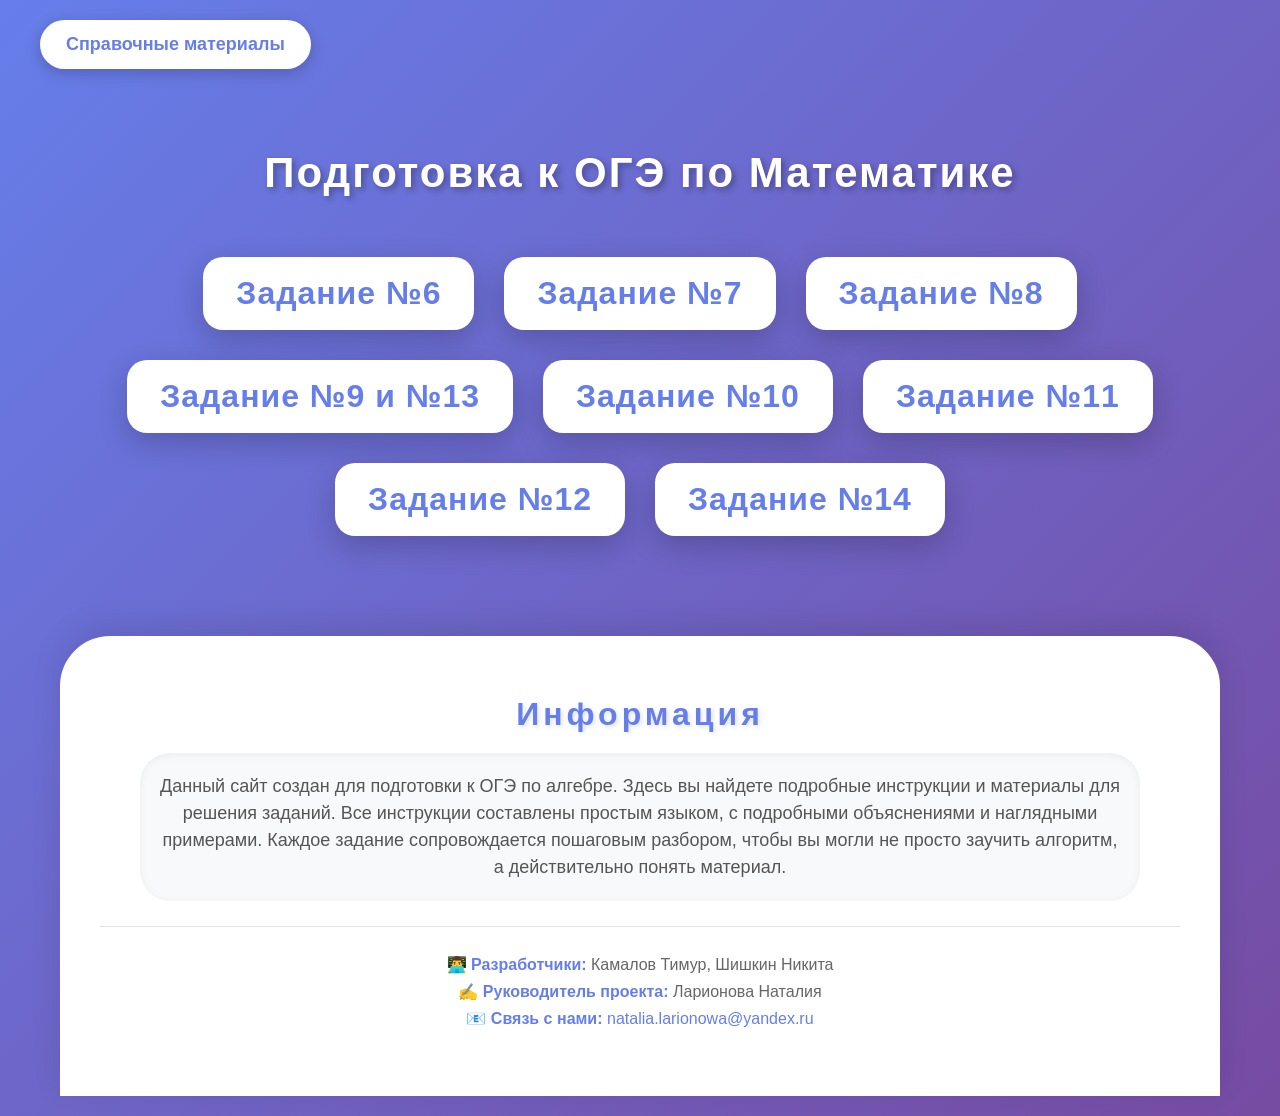
<file: index.html>
<!DOCTYPE html>
<html lang="ru">
<head>
    <meta charset="UTF-8">
    <meta name="viewport" content="width=device-width, initial-scale=1.0">
    <title>ОГЭ Алгебра | Главная</title>
    <!-- Подключаем внешний CSS файл -->
    <link rel="stylesheet" href="style.css">
    <style>
        /* Дополнительные стили для главной страницы */
        .buttons-container {
            display: flex;
            justify-content: center;
            gap: 30px;
            margin: 40px 0 80px 0;
            flex-wrap: wrap;
        }
        
        .task-button {
            padding: 15px 30px;
            font-size: 32px;
            font-weight: 600;
            border: none;
            border-radius: 20px;
            background: white;
            color: #667eea;
            cursor: pointer;
            transition: all 0.3s ease;
            box-shadow: 0 10px 30px rgba(0,0,0,0.2);
            border: 3px solid transparent;
            min-width: 250px;
            letter-spacing: 1px;
            text-decoration: none;
            display: inline-block;
            text-align: center;
        }
        
        .task-button:hover {
            transform: translateY(-10px);
            box-shadow: 0 20px 40px rgba(0,0,0,0.3);
            border-color: #ffd700;
            background: #f8f9fa;
        }
        
        .task-button:active {
            transform: translateY(-5px);
        }
        
        /* Кнопка справочных материалов */
        .ref-button {
            background: white;
            color: #667eea;
            border: none;
            padding: 12px 24px;
            font-size: 18px;
            font-weight: 600;
            border-radius: 50px;
            cursor: pointer;
            transition: all 0.3s ease;
            box-shadow: 0 4px 15px rgba(0,0,0,0.2);
            border: 2px solid transparent;
            text-decoration: none;
            display: inline-block;
        }
        
        .ref-button:hover {
            transform: translateY(-3px);
            box-shadow: 0 8px 25px rgba(0,0,0,0.3);
            border-color: #ffd700;
            background: #f8f9fa;
        }
        
        /* Уменьшенный размер текста "О нас" */
        .about-title {
            font-size: 32px !important;
            margin-bottom: 20px !important;
        }
        
        .about-text {
            font-size: 18px !important;
            line-height: 1.5 !important;
        }
        
        /* Стили для информации о разработчиках */
        .developers-info {
            margin-top: 25px;
            padding-top: 20px;
            border-top: 1px solid #e0e0e0;
            font-size: 16px;
            color: #666;
        }
        
        .developers-info p {
            margin: 8px 0;
        }
        
        .developers-info strong {
            color: #667eea;
        }
        
        /* Адаптация для мобильных */
        @media (max-width: 768px) {
            .task-button {
                padding: 20px 30px;
                font-size: 28px;
                min-width: 200px;
            }
            
            .ref-button {
                padding: 8px 16px;
                font-size: 14px;
            }
            
            .about-title {
                font-size: 28px !important;
            }
            
            .about-text {
                font-size: 16px !important;
            }
            
            .developers-info {
                font-size: 14px;
            }
        }
        
        @media (max-width: 480px) {
            .task-button {
                padding: 15px 25px;
                font-size: 24px;
                min-width: 180px;
            }
            
            .about-title {
                font-size: 24px !important;
            }
            
            .about-text {
                font-size: 14px !important;
            }
        }
    </style>
</head>
<body>
    <!-- === ШАПКА С НАЗВАНИЕМ СЛЕВА И КНОПКОЙ СПРАВОЧНЫХ МАТЕРИАЛОВ СПРАВА === -->
    <header class="header">
        <button class="ref-button" onclick="openReference()">Справочные материалы</button>
    </header>

    <!-- === ОСНОВНОЙ КОНТЕНТ === -->
    <main class="main-content">
        <!-- Заголовок по середине -->
        <h1 class="main-title">Подготовка к ОГЭ по Математике</h1>

        <!-- Контейнер с кнопками (все задания) -->
        <div class="buttons-container">
            <a href="task6.html" class="task-button">
                Задание №6
            </a>
            <a href="task7.html" class="task-button">
                Задание №7
            </a>
            <a href="task8.html" class="task-button">
                Задание №8
            </a>
            <a href="task9-13.html" class="task-button">
                Задание №9 и №13
            </a>
            <a href="task10.html" class="task-button">
                Задание №10
            </a>
            <a href="task11.html" class="task-button">
                Задание №11
            </a>
            <a href="task12.html" class="task-button">
                Задание №12
            </a>
            <a href="task14.html" class="task-button">
                Задание №14
            </a>
        </div>

        <!-- Секция "О нас" (появляется при прокрутке вниз) -->
        <section class="about-section">
            <h2 class="about-title">Информация</h2>
            <p class="about-text">
                Данный сайт создан для подготовки к ОГЭ по алгебре. Здесь вы найдете подробные инструкции и материалы для решения заданий. 
                Все инструкции составлены простым языком, с подробными объяснениями и наглядными примерами. 
                Каждое задание сопровождается пошаговым разбором, чтобы вы могли не просто заучить алгоритм, а действительно понять материал.
            </p>
            <div class="developers-info">
                <p><strong>👨‍💻 Разработчики:</strong> Камалов Тимур, Шишкин Никита</p>
                <p><strong>✍️ Руководитель проекта:</strong> Ларионова Наталия</p>
                <p><strong>📧 Связь с нами:</strong> <a href="mailto:natalia.larionowa@yandex.ru" style="color: #667eea; text-decoration: none;">natalia.larionowa@yandex.ru</a></p>
            </div>
        </section>
    </main>

    <!-- === МОДАЛЬНОЕ ОКНО СО СПРАВОЧНЫМИ МАТЕРИАЛАМИ === -->
    <div id="referenceModal" class="modal">
        <div class="modal-content">
            <span class="close-button" onclick="closeReference()">&times;</span>
            <h2 class="ref-title">СПРАВОЧНЫЕ МАТЕРИАЛЫ ПО МАТЕМАТИКЕ</h2>
            <img src="images/справочные материалы 7.jpg" alt="Справочные" style="width: 910px; height: auto;">

    <!-- === СКРИПТЫ === -->
    <script>
        // Функция для открытия модального окна
        function openReference() {
            document.getElementById('referenceModal').style.display = 'block';
            document.body.style.overflow = 'hidden';
        }
        
        // Функция для закрытия модального окна
        function closeReference() {
            document.getElementById('referenceModal').style.display = 'none';
            document.body.style.overflow = 'auto';
        }
        
        // Закрытие по клику вне модального окна
        window.onclick = function(event) {
            var modal = document.getElementById('referenceModal');
            if (event.target == modal) {
                modal.style.display = 'none';
                document.body.style.overflow = 'auto';
            }
        }
        
        // Закрытие по клавише ESC
        document.addEventListener('keydown', function(event) {
            if (event.key === 'Escape') {
                var modal = document.getElementById('referenceModal');
                if (modal.style.display === 'block') {
                    modal.style.display = 'none';
                    document.body.style.overflow = 'auto';
                }
            }
        });
    </script>
</body>
</html>
</file>
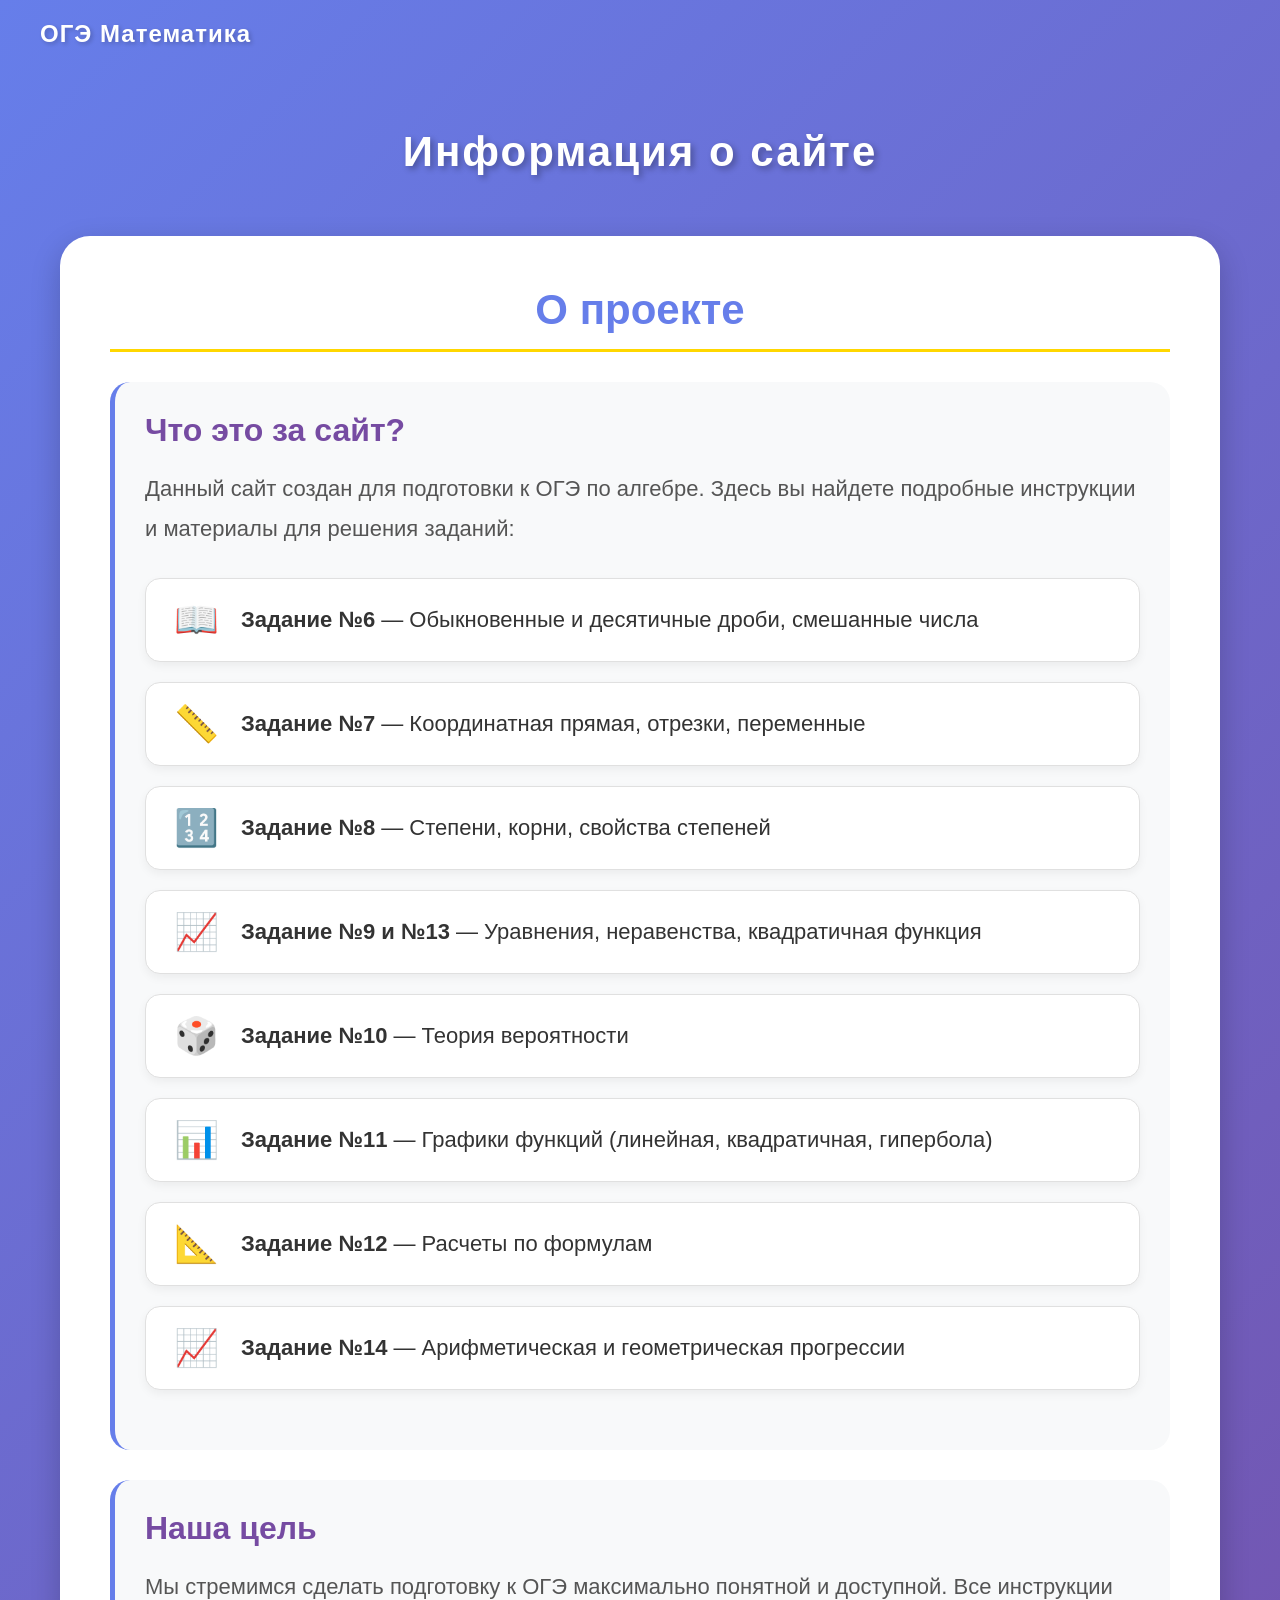
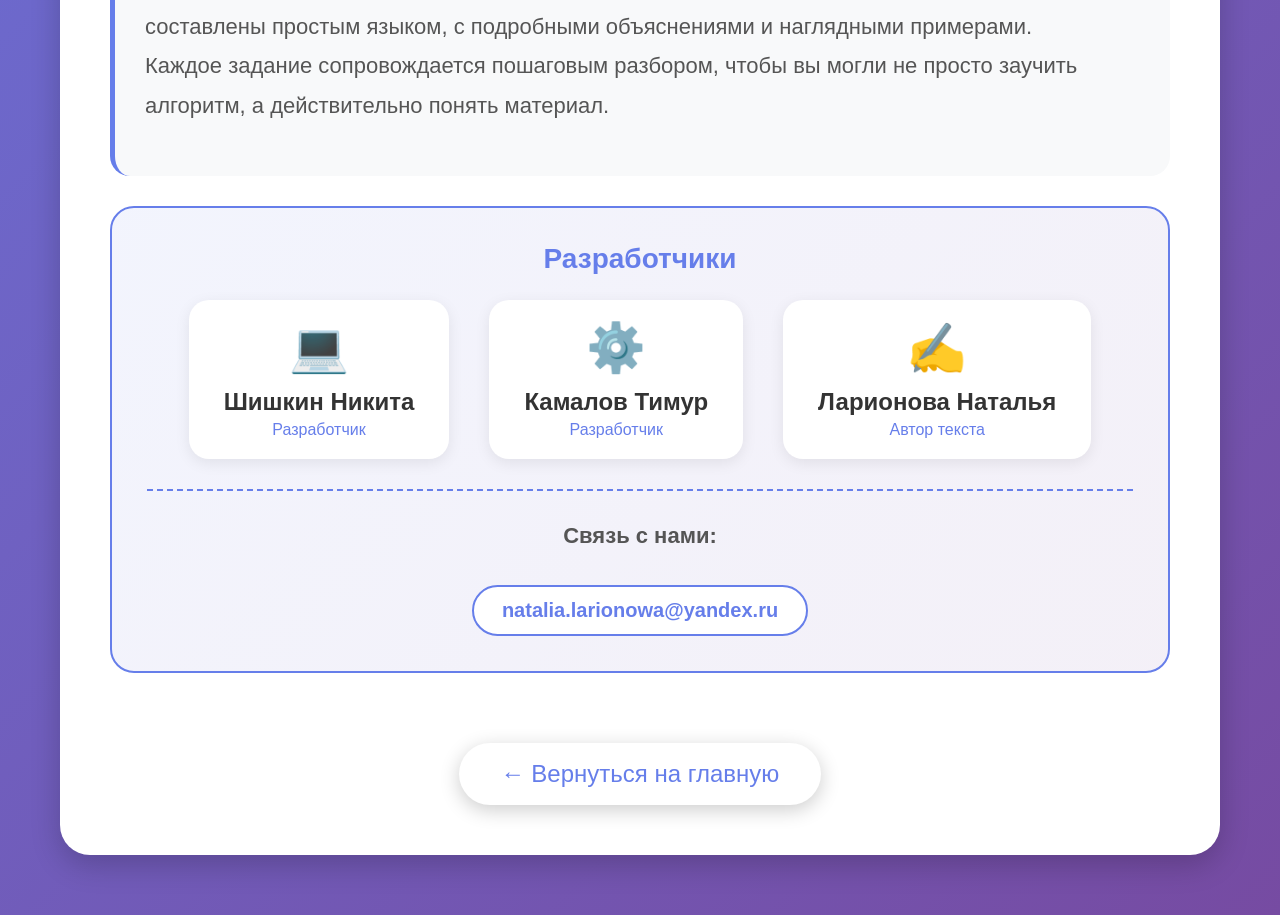
<file: info.html>
<!DOCTYPE html>
<html lang="ru">
<head>
    <meta charset="UTF-8">
    <meta name="viewport" content="width=device-width, initial-scale=1.0">
    <title>ОГЭ Алгебра | Информация</title>
    <!-- Подключаем внешний CSS файл -->
    <link rel="stylesheet" href="style.css">
    <style>
        /* Дополнительные стили для страницы информации */
        .info-section {
            background: white;
            border-radius: 30px;
            padding: 50px;
            margin: 40px 0;
            box-shadow: 0 10px 30px rgba(0,0,0,0.2);
        }
        
        .info-title {
            font-size: 42px;
            color: #667eea;
            margin-bottom: 30px;
            font-weight: 700;
            border-bottom: 3px solid #ffd700;
            padding-bottom: 15px;
            text-align: center;
        }
        
        .info-block {
            background: #f8f9fa;
            border-radius: 20px;
            padding: 30px;
            margin-bottom: 30px;
            border-left: 5px solid #667eea;
        }
        
        .info-block h3 {
            font-size: 32px;
            color: #764ba2;
            margin-bottom: 20px;
        }
        
        .info-text {
            font-size: 22px;
            line-height: 1.8;
            color: #555;
            margin-bottom: 20px;
        }
        
        .features-list {
            list-style-type: none;
            margin: 30px 0;
        }
        
        .features-list li {
            margin: 20px 0;
            padding: 20px;
            background: white;
            border-radius: 15px;
            font-size: 22px;
            box-shadow: 0 4px 10px rgba(0,0,0,0.05);
            border: 1px solid #e0e0e0;
            display: flex;
            align-items: center;
            gap: 15px;
        }
        
        .feature-icon {
            font-size: 36px;
            min-width: 60px;
            text-align: center;
        }
        
        .feature-text {
            color: #333;
        }
        
        /* Стили для плашки разработчиков */
        .developers-card {
            background: linear-gradient(135deg, #667eea15, #764ba215);
            border-radius: 24px;
            padding: 35px;
            margin: 30px 0;
            text-align: center;
            border: 2px solid #667eea;
            transition: transform 0.3s ease, box-shadow 0.3s ease;
        }
        
        .developers-card:hover {
            transform: translateY(-5px);
            box-shadow: 0 15px 35px rgba(102,126,234,0.2);
        }
        
        .developers-title {
            font-size: 28px;
            font-weight: 700;
            color: #667eea;
            margin-bottom: 25px;
            display: flex;
            align-items: center;
            justify-content: center;
            gap: 12px;
        }
        
        .developers-title span {
            font-size: 32px;
        }
        
        .developers-grid {
            display: flex;
            justify-content: center;
            gap: 40px;
            flex-wrap: wrap;
            margin-bottom: 30px;
        }
        
        .developer-item {
            background: white;
            border-radius: 20px;
            padding: 20px 35px;
            text-align: center;
            min-width: 200px;
            box-shadow: 0 4px 15px rgba(0,0,0,0.08);
            transition: all 0.3s ease;
        }
        
        .developer-item:hover {
            transform: translateY(-3px);
            box-shadow: 0 8px 25px rgba(102,126,234,0.15);
        }
        
        .developer-icon {
            font-size: 48px;
            margin-bottom: 12px;
        }
        
        .developer-name {
            font-size: 24px;
            font-weight: 700;
            color: #333;
            margin-bottom: 5px;
        }
        
        .developer-role {
            font-size: 16px;
            color: #667eea;
            font-weight: 500;
        }
        
        .author-item {
            background: linear-gradient(135deg, #fffaf0, #fff3cd);
            border: 1px solid #ffd966;
        }
        
        .contact-info {
            margin-top: 25px;
            padding-top: 25px;
            border-top: 2px dashed #667eea;
        }
        
        .contact-email {
            display: inline-flex;
            align-items: center;
            gap: 12px;
            background: white;
            padding: 12px 28px;
            border-radius: 50px;
            font-size: 20px;
            color: #667eea;
            font-weight: 600;
            text-decoration: none;
            transition: all 0.3s ease;
            border: 2px solid #667eea;
            margin-top: 15px;
        }
        
        .contact-email:hover {
            background: #667eea;
            color: white;
            transform: translateY(-2px);
            box-shadow: 0 5px 15px rgba(102,126,234,0.3);
        }
        
        .back-button {
            margin-top: 40px;
            padding: 15px 40px;
            font-size: 24px;
            background: white;
            color: #667eea;
            border: none;
            border-radius: 50px;
            cursor: pointer;
            transition: all 0.3s ease;
            box-shadow: 0 5px 20px rgba(0,0,0,0.2);
            text-decoration: none;
            display: inline-block;
            border: 2px solid transparent;
        }
        
        .back-button:hover {
            transform: translateY(-5px);
            border-color: #ffd700;
        }
        
        /* Кнопка для поднятия вверх */
        .back-to-top {
            position: fixed;
            bottom: 30px;
            right: 30px;
            width: 70px;
            height: 70px;
            background: linear-gradient(135deg, #667eea, #764ba2);
            color: white;
            border: 3px solid #ffd700;
            border-radius: 50%;
            cursor: pointer;
            display: flex;
            align-items: center;
            justify-content: center;
            font-size: 36px;
            font-weight: bold;
            box-shadow: 0 10px 25px rgba(0,0,0,0.3);
            transition: all 0.3s ease;
            z-index: 999;
            opacity: 0;
            visibility: hidden;
        }
        
        .back-to-top.show {
            opacity: 1;
            visibility: visible;
        }
        
        .back-to-top:hover {
            transform: scale(1.1);
            background: linear-gradient(135deg, #764ba2, #667eea);
            box-shadow: 0 15px 35px rgba(0,0,0,0.4);
        }
        
        .back-to-top:active {
            transform: scale(0.95);
        }
        
        /* Для мобильных */
        @media (max-width: 768px) {
            .info-title {
                font-size: 32px;
            }
            
            .info-block h3 {
                font-size: 28px;
            }
            
            .info-text {
                font-size: 18px;
            }
            
            .features-list li {
                font-size: 18px;
                padding: 15px;
            }
            
            .feature-icon {
                font-size: 28px;
                min-width: 40px;
            }
            
            .developers-grid {
                gap: 20px;
            }
            
            .developer-item {
                padding: 15px 25px;
                min-width: 160px;
            }
            
            .developer-name {
                font-size: 20px;
            }
            
            .back-to-top {
                bottom: 20px;
                right: 20px;
                width: 60px;
                height: 60px;
                font-size: 30px;
            }
        }
    </style>
</head>
<body>
    <!-- === ШАПКА С НАЗВАНИЕМ СЛЕВА === -->
    <header class="header">
        <div class="site-title">ОГЭ Математика</div>
    </header>

    <!-- === ОСНОВНОЙ КОНТЕНТ === -->
    <main class="main-content">
        <!-- Заголовок страницы -->
        <h1 class="main-title">Информация о сайте</h1>
        
        <div class="info-section">
            <h2 class="info-title">О проекте</h2>
            
            <div class="info-block">
                <h3>Что это за сайт?</h3>
                <div class="info-text">
                    <p>Данный сайт создан для подготовки к ОГЭ по алгебре. Здесь вы найдете подробные инструкции и материалы для решения заданий:</p>
                </div>
                
                <ul class="features-list">
                    <li>
                        <span class="feature-icon">📖</span>
                        <span class="feature-text"><strong>Задание №6</strong> — Обыкновенные и десятичные дроби, смешанные числа</span>
                    </li>
                    <li>
                        <span class="feature-icon">📏</span>
                        <span class="feature-text"><strong>Задание №7</strong> — Координатная прямая, отрезки, переменные</span>
                    </li>
                    <li>
                        <span class="feature-icon">🔢</span>
                        <span class="feature-text"><strong>Задание №8</strong> — Степени, корни, свойства степеней</span>
                    </li>
                    <li>
                        <span class="feature-icon">📈</span>
                        <span class="feature-text"><strong>Задание №9 и №13</strong> — Уравнения, неравенства, квадратичная функция</span>
                    </li>
                    <li>
                        <span class="feature-icon">🎲</span>
                        <span class="feature-text"><strong>Задание №10</strong> — Теория вероятности</span>
                    </li>
                    <li>
                        <span class="feature-icon">📊</span>
                        <span class="feature-text"><strong>Задание №11</strong> — Графики функций (линейная, квадратичная, гипербола)</span>
                    </li>
                    <li>
                        <span class="feature-icon">📐</span>
                        <span class="feature-text"><strong>Задание №12</strong> — Расчеты по формулам</span>
                    </li>
                    <li>
                        <span class="feature-icon">📈</span>
                        <span class="feature-text"><strong>Задание №14</strong> — Арифметическая и геометрическая прогрессии</span>
                    </li>
                </ul>
            </div>
            
            <div class="info-block">
                <h3>Наша цель</h3>
                <div class="info-text">
                    <p>Мы стремимся сделать подготовку к ОГЭ максимально понятной и доступной. Все инструкции составлены простым языком, с подробными объяснениями и наглядными примерами.</p>
                    <p>Каждое задание сопровождается пошаговым разбором, чтобы вы могли не просто заучить алгоритм, а действительно понять материал.</p>
                </div>
            </div>
            
            <!-- Плашка о разработчиках -->
            <div class="developers-card">
                <div class="developers-title">
                    <span></span> Разработчики <span></span>
                </div>
                
                <div class="developers-grid">
                    <div class="developer-item">
                        <div class="developer-icon">💻</div>
                        <div class="developer-name">Шишкин Никита</div>
                        <div class="developer-role">Разработчик</div>
                    </div>
                    <div class="developer-item">
                        <div class="developer-icon">⚙️</div>
                        <div class="developer-name">Камалов Тимур</div>
                        <div class="developer-role">Разработчик</div>
                    </div>
                    <div class="developer-item">
                        <div class="developer-icon">✍️</div>
                        <div class="developer-name">Ларионова Наталья</div>
                        <div class="developer-role">Автор текста</div>
                    </div>
                </div>
                
                <div class="contact-info">
                    <div class="info-text" style="margin-bottom: 15px;">
                        <strong>Связь с нами:</strong>
                    </div>
                    <a href="mailto:natalia.larionowa@yandex.ru" class="contact-email">
                        natalia.larionowa@yandex.ru
                    </a>
                </div>
            </div>
            
            <div style="text-align: center;">
                <a href="index.html" class="back-button">← Вернуться на главную</a>
            </div>
        </div>
    </main>

    <!-- Кнопка для поднятия вверх -->
    <button class="back-to-top" id="backToTopBtn" onclick="scrollToTop()">↑</button>

    <!-- === СКРИПТЫ === -->
    <script>
        // Кнопка для поднятия вверх
        window.addEventListener('scroll', function() {
            const backToTopBtn = document.getElementById('backToTopBtn');
            if (window.scrollY > 400) {
                backToTopBtn.classList.add('show');
            } else {
                backToTopBtn.classList.remove('show');
            }
        });
        
        function scrollToTop() {
            window.scrollTo({
                top: 0,
                behavior: 'smooth'
            });
        }
    </script>
</body>
</html>
</file>
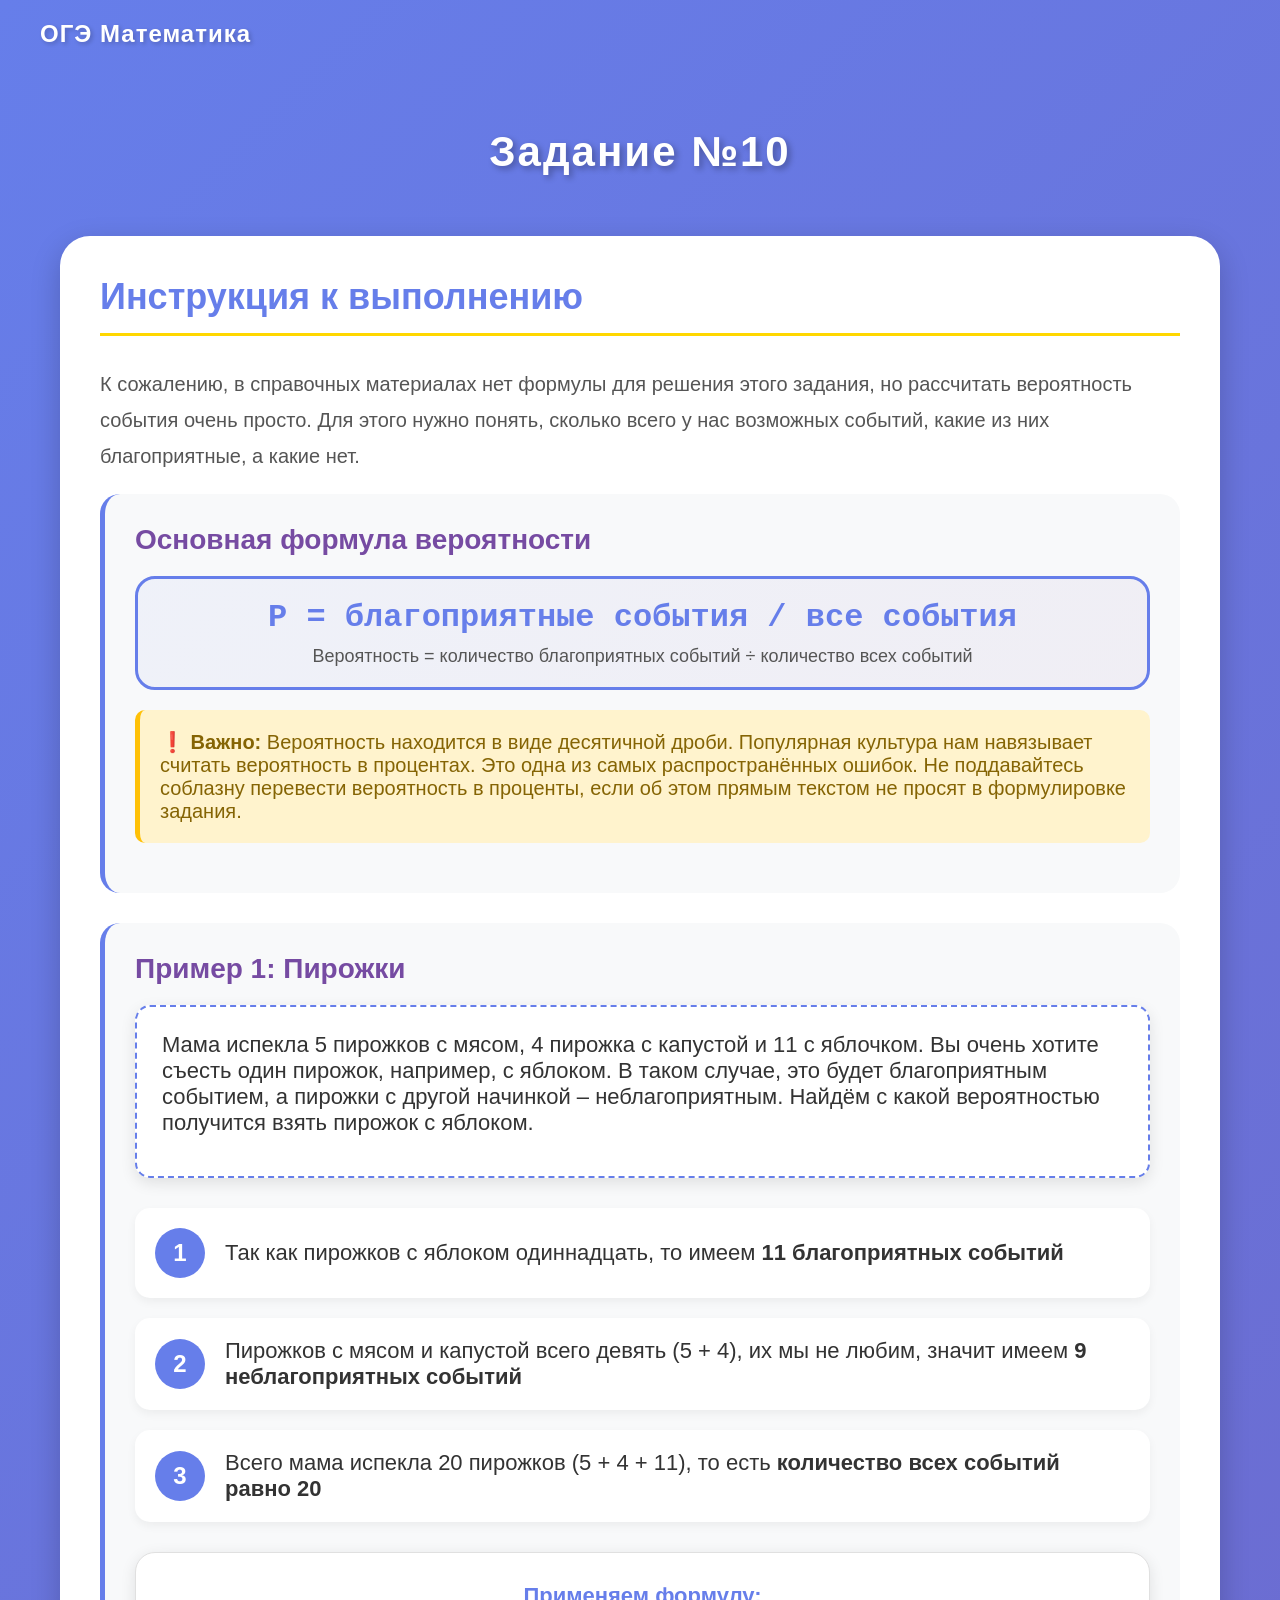
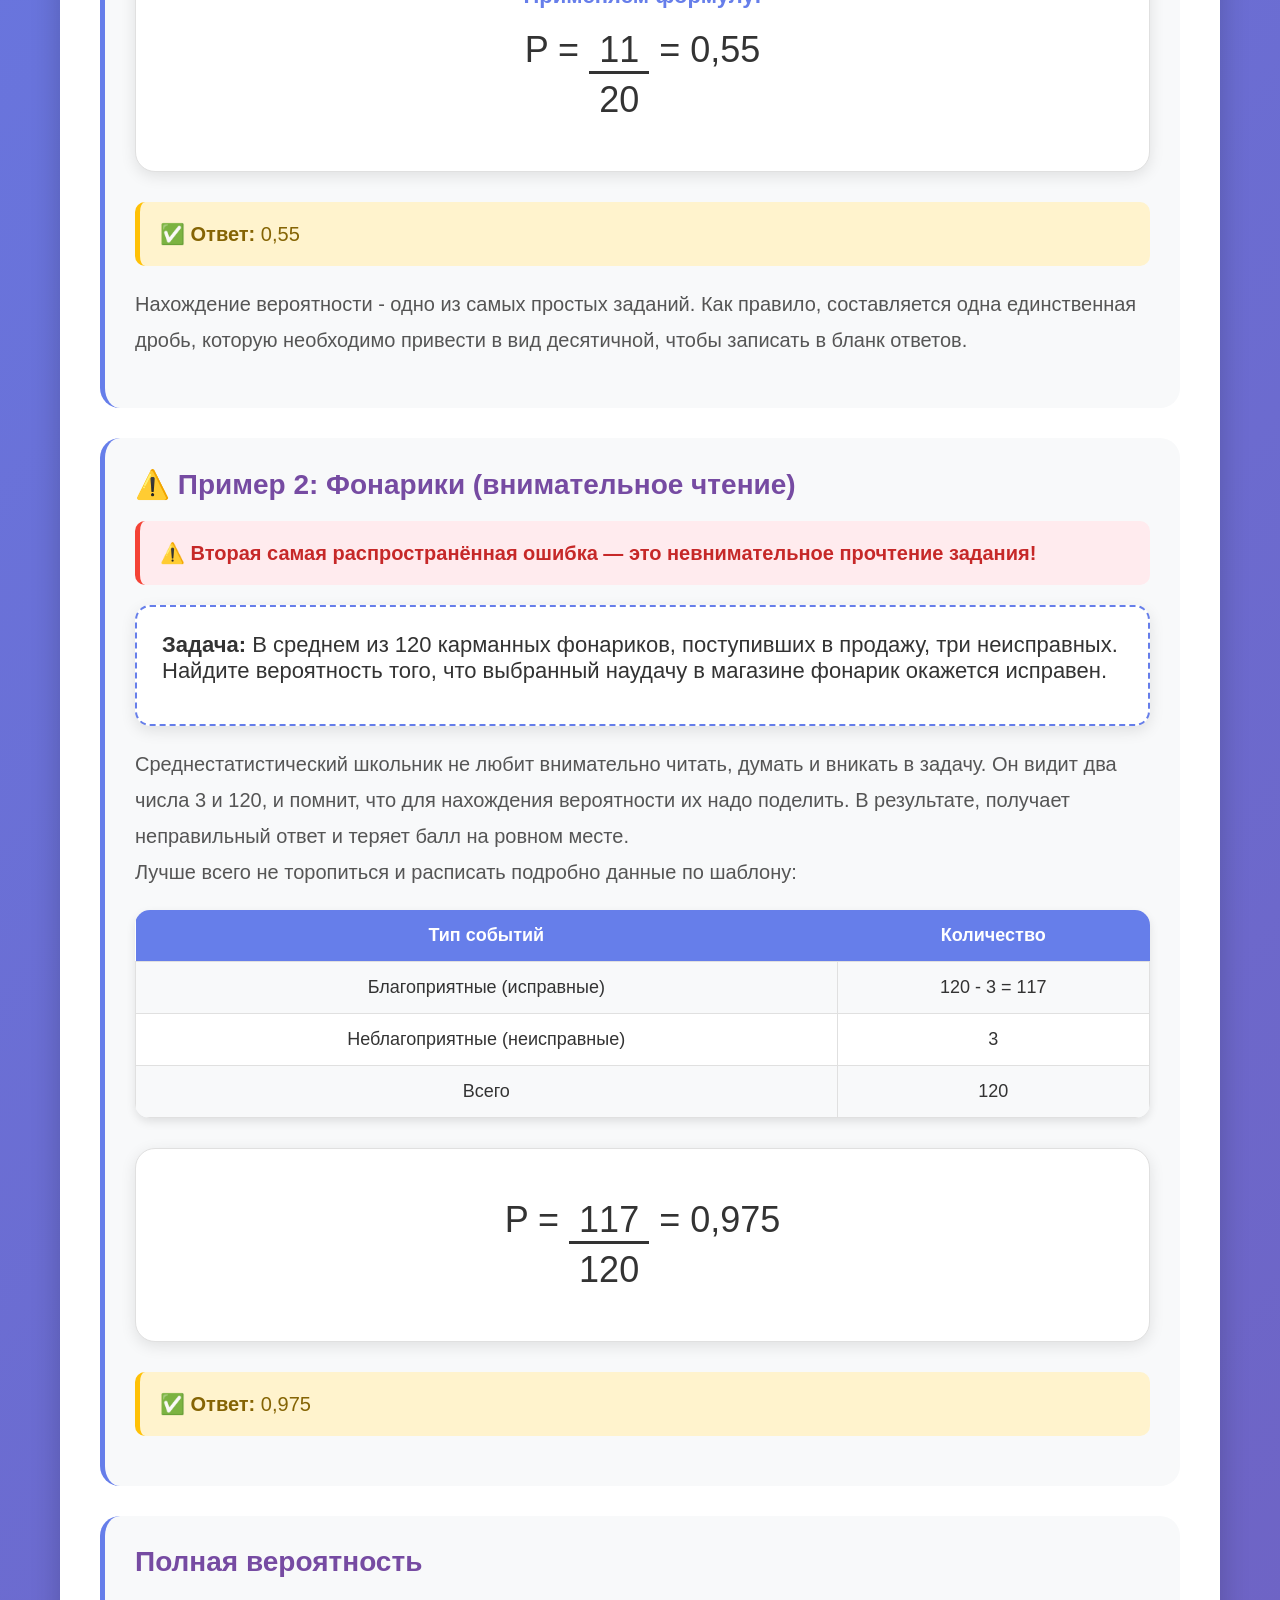
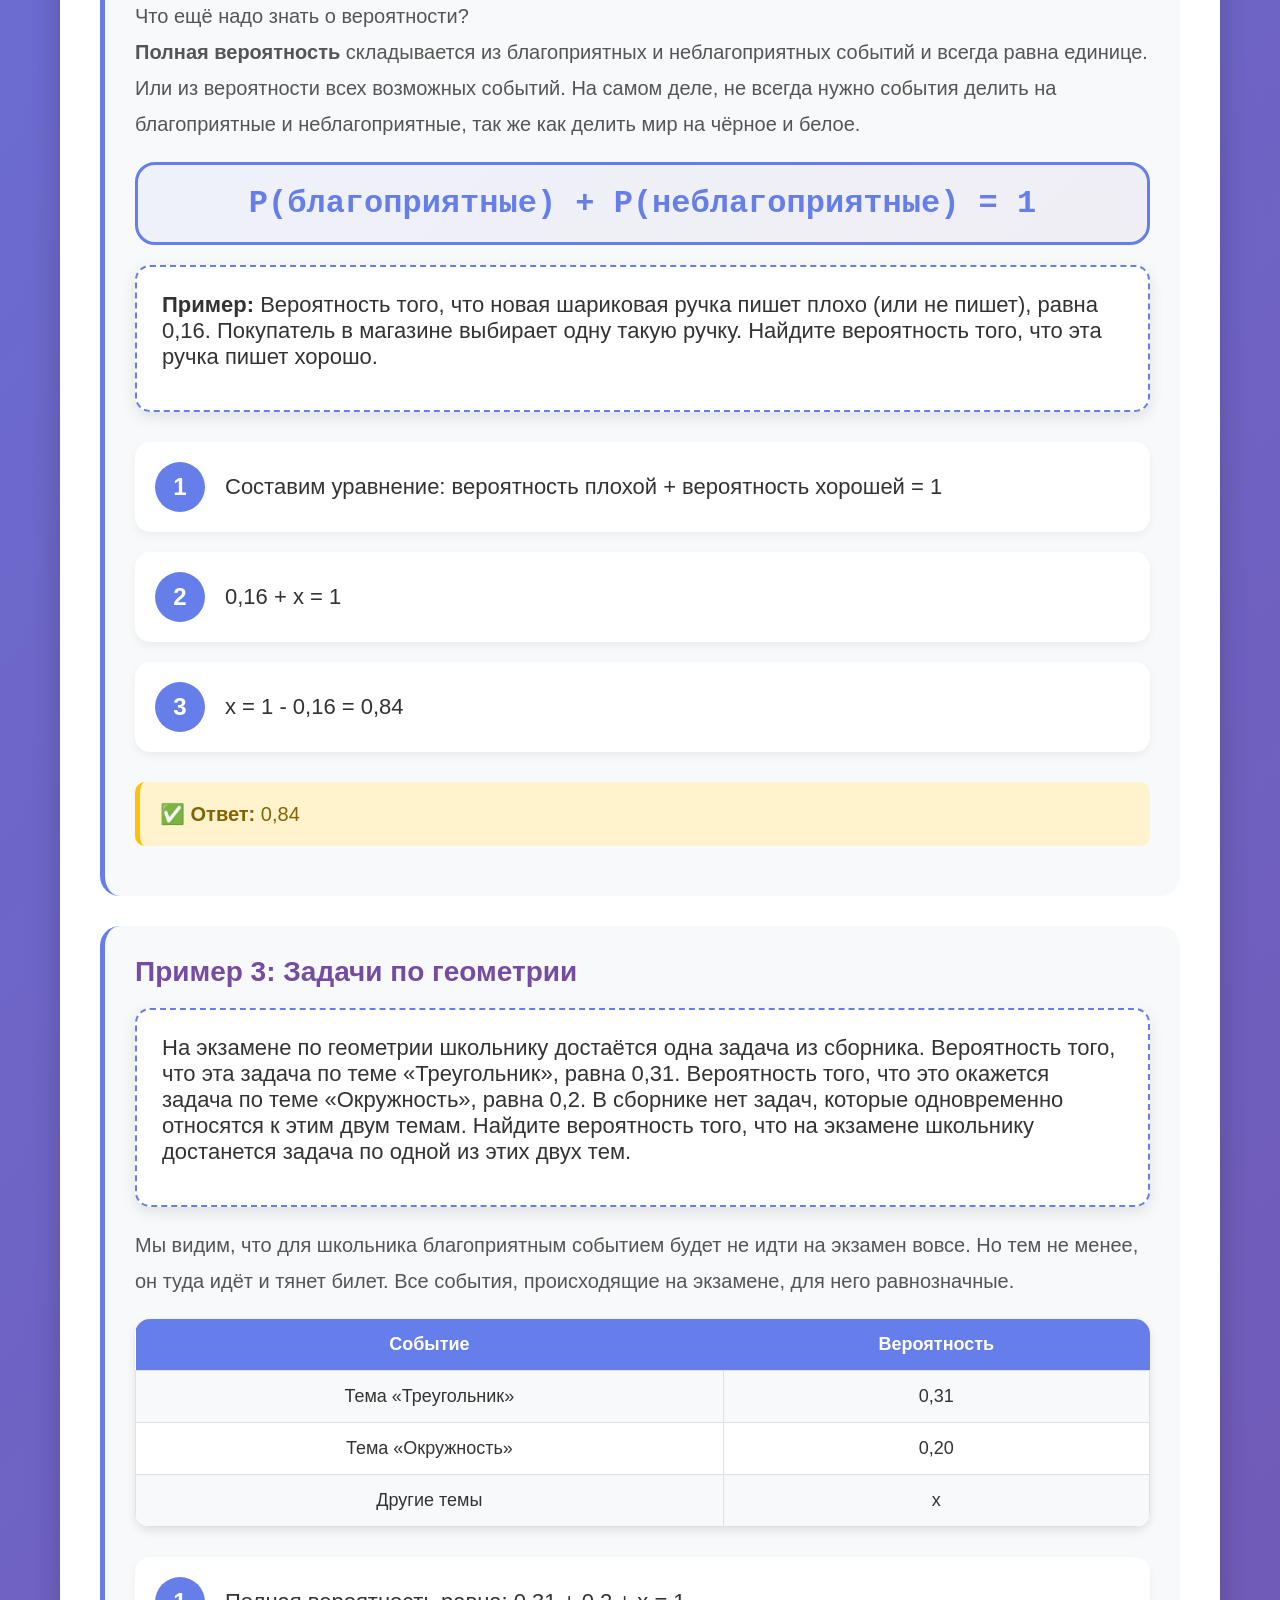
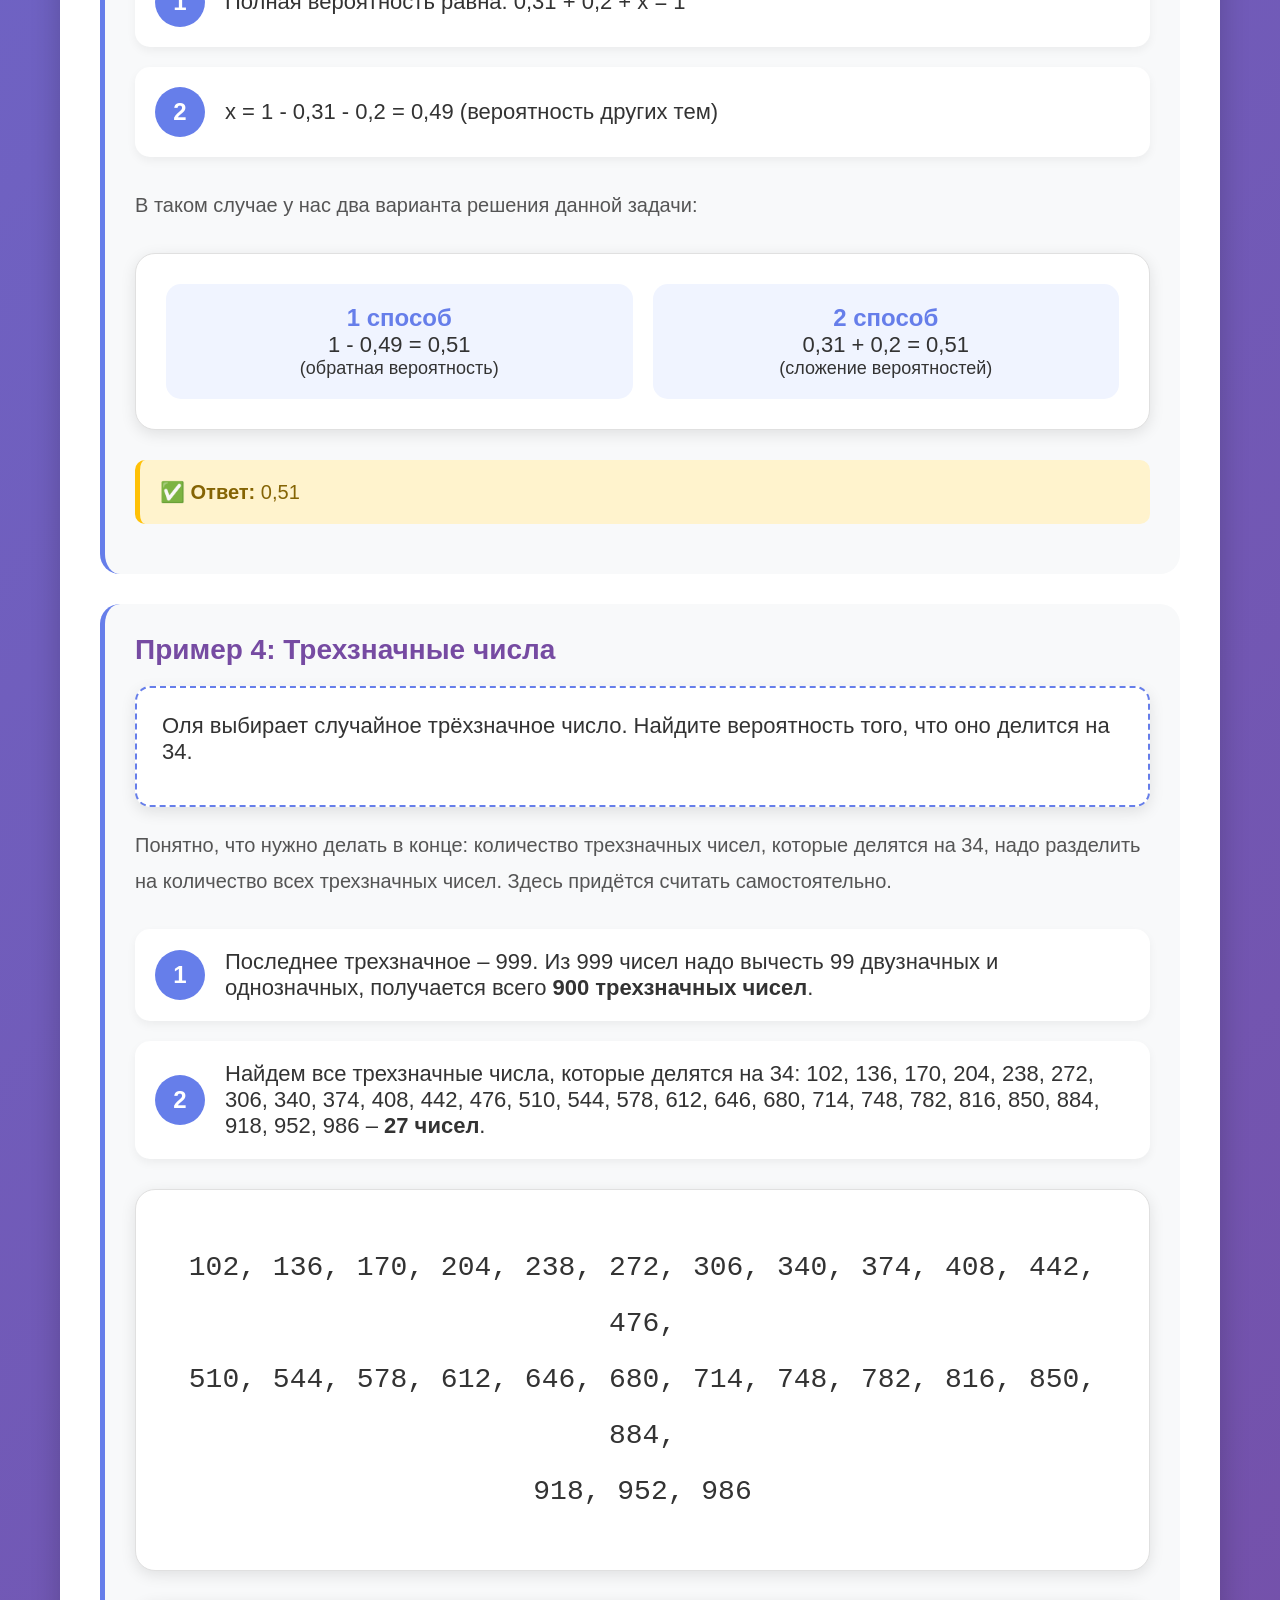
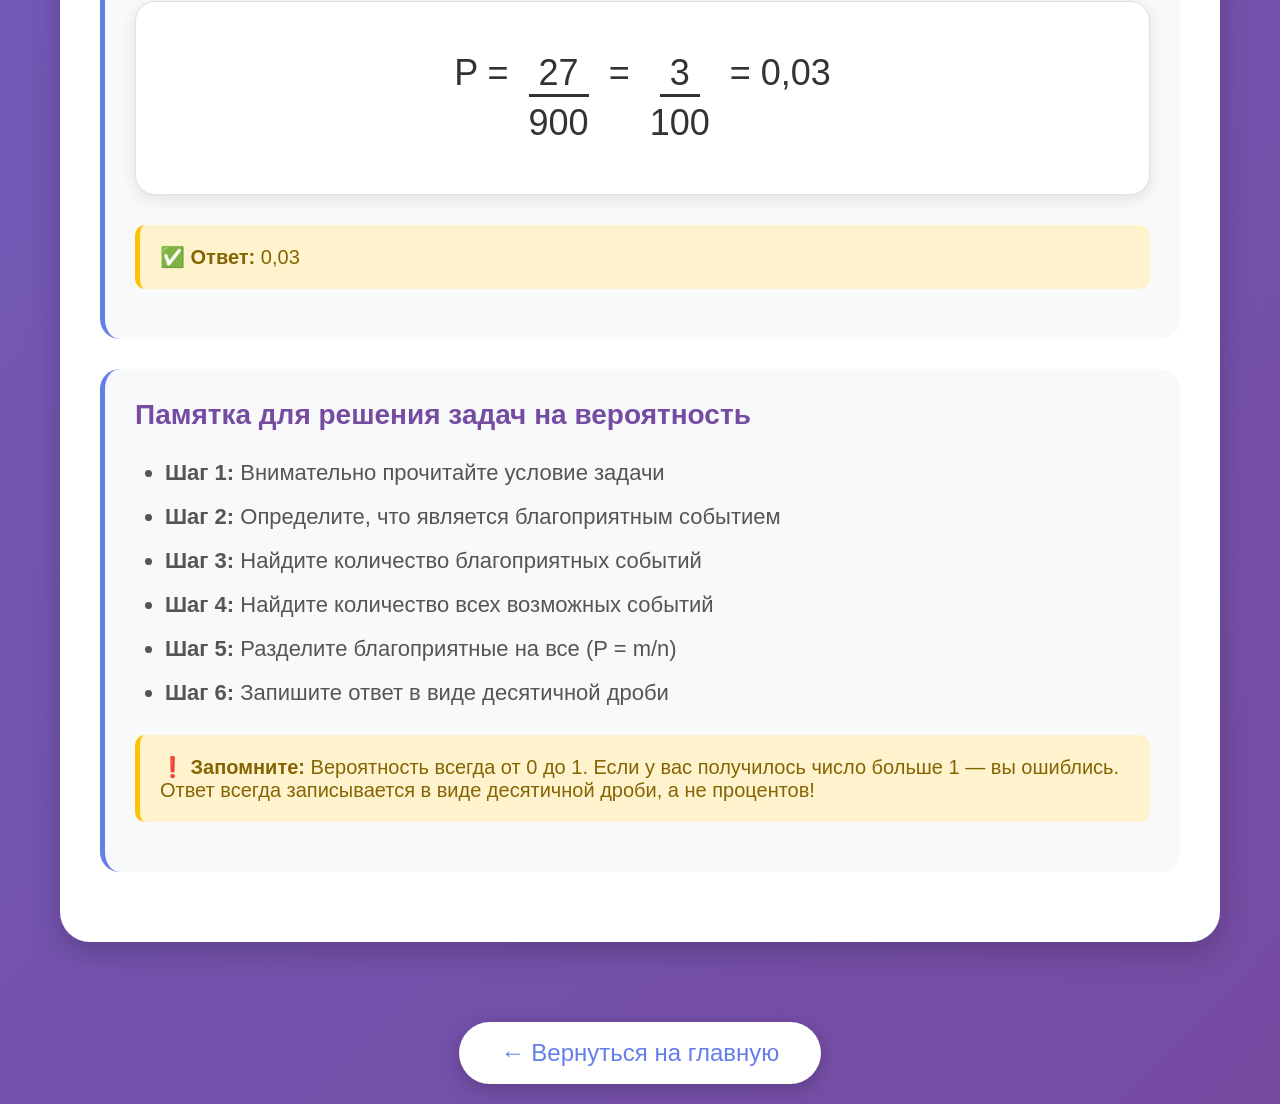
<file: task10.html>
<!DOCTYPE html>
<html lang="ru">
<head>
    <meta charset="UTF-8">
    <meta name="viewport" content="width=device-width, initial-scale=1.0">
    <title>ОГЭ Алгебра | Задание №10</title>
    <!-- Подключаем внешний CSS файл -->
    <link rel="stylesheet" href="style.css">
    <style>
        /* Дополнительные стили для страницы задания */
        .instruction-section {
            background: white;
            border-radius: 30px;
            padding: 40px;
            margin: 40px 0;
            box-shadow: 0 10px 30px rgba(0,0,0,0.2);
        }
        
        .instruction-title {
            font-size: 36px;
            color: #667eea;
            margin-bottom: 30px;
            font-weight: 700;
            border-bottom: 3px solid #ffd700;
            padding-bottom: 15px;
        }
        
        .instruction-block {
            background: #f8f9fa;
            border-radius: 20px;
            padding: 30px;
            margin-bottom: 30px;
            border-left: 5px solid #667eea;
        }
        
        .instruction-block h3 {
            font-size: 28px;
            color: #764ba2;
            margin-bottom: 20px;
        }
        
        .instruction-text {
            font-size: 20px;
            line-height: 1.8;
            color: #555;
            margin-bottom: 20px;
        }
        
        .example-box {
            background: white;
            border-radius: 15px;
            padding: 25px;
            margin: 20px 0;
            box-shadow: 0 5px 15px rgba(0,0,0,0.1);
            border: 2px dashed #667eea;
        }
        
        .example-box p {
            font-size: 22px;
            color: #333;
            margin-bottom: 15px;
            font-weight: 500;
        }
        
        .example-box .formula {
            font-size: 28px;
            color: #667eea;
            font-weight: 600;
            text-align: center;
            padding: 15px;
            background: #f0f4ff;
            border-radius: 10px;
            font-family: 'Courier New', monospace;
            margin: 15px 0;
        }
        
        .important-note {
            background: #fff3cd;
            border-left: 5px solid #ffc107;
            padding: 20px;
            border-radius: 10px;
            margin: 20px 0;
        }
        
        .important-note p {
            font-size: 20px;
            color: #856404;
        }
        
        .warning-box {
            background: #ffebee;
            border-left: 5px solid #f44336;
            padding: 20px;
            border-radius: 10px;
            margin: 20px 0;
            font-size: 20px;
            color: #c62828;
        }
        
        .math-drawing {
            background: white;
            border-radius: 20px;
            padding: 30px;
            margin: 30px 0;
            box-shadow: 0 4px 15px rgba(0,0,0,0.1);
            border: 1px solid #e0e0e0;
        }
        
        .drawing-title {
            font-size: 22px;
            color: #667eea;
            margin-bottom: 20px;
            font-weight: 600;
            text-align: center;
        }
        
        .formula-card {
            background: linear-gradient(135deg, #667eea10, #764ba210);
            border: 3px solid #667eea;
            border-radius: 20px;
            padding: 20px;
            margin: 20px 0;
            text-align: center;
        }
        
        .formula-card .formula-text {
            font-size: 32px;
            font-weight: 700;
            color: #667eea;
            font-family: 'Courier New', monospace;
        }
        
        .formula-card .formula-desc {
            font-size: 18px;
            color: #555;
            margin-top: 10px;
        }
        
        .step-by-step {
            display: flex;
            flex-direction: column;
            gap: 20px;
            margin: 30px 0;
        }
        
        .step {
            display: flex;
            align-items: center;
            gap: 20px;
            background: white;
            padding: 20px;
            border-radius: 15px;
            box-shadow: 0 4px 10px rgba(0,0,0,0.05);
        }
        
        .step-number {
            width: 50px;
            height: 50px;
            background: #667eea;
            color: white;
            border-radius: 50%;
            display: flex;
            align-items: center;
            justify-content: center;
            font-size: 24px;
            font-weight: 700;
            flex-shrink: 0;
        }
        
        .step-content {
            font-size: 22px;
            color: #333;
            flex-grow: 1;
        }
        
        .probability-table {
            width: 100%;
            border-collapse: collapse;
            margin: 20px 0;
            background: white;
            border-radius: 15px;
            overflow: hidden;
            box-shadow: 0 4px 10px rgba(0,0,0,0.1);
        }
        
        .probability-table th {
            background: #667eea;
            color: white;
            padding: 15px;
            font-size: 18px;
        }
        
        .probability-table td {
            padding: 15px;
            text-align: center;
            border: 1px solid #e0e0e0;
            font-size: 18px;
        }
        
        .probability-table tr:nth-child(even) {
            background: #f8f9fa;
        }
        
        .back-button {
            margin-top: 40px;
            padding: 15px 40px;
            font-size: 24px;
            background: white;
            color: #667eea;
            border: none;
            border-radius: 50px;
            cursor: pointer;
            transition: all 0.3s ease;
            box-shadow: 0 5px 20px rgba(0,0,0,0.2);
            text-decoration: none;
            display: inline-block;
            border: 2px solid transparent;
        }
        
        .back-button:hover {
            transform: translateY(-5px);
            border-color: #ffd700;
        }
        
        /* Кнопка для поднятия вверх */
        .back-to-top {
            position: fixed;
            bottom: 30px;
            right: 30px;
            width: 70px;
            height: 70px;
            background: linear-gradient(135deg, #667eea, #764ba2);
            color: white;
            border: 3px solid #ffd700;
            border-radius: 50%;
            cursor: pointer;
            display: flex;
            align-items: center;
            justify-content: center;
            font-size: 36px;
            font-weight: bold;
            box-shadow: 0 10px 25px rgba(0,0,0,0.3);
            transition: all 0.3s ease;
            z-index: 999;
            opacity: 0;
            visibility: hidden;
        }
        
        .back-to-top.show {
            opacity: 1;
            visibility: visible;
        }
        
        .back-to-top:hover {
            transform: scale(1.1);
            background: linear-gradient(135deg, #764ba2, #667eea);
            box-shadow: 0 15px 35px rgba(0,0,0,0.4);
        }
        
        .back-to-top:active {
            transform: scale(0.95);
        }
        
        /* Для мобильных устройств */
        @media (max-width: 768px) {
            .back-to-top {
                bottom: 20px;
                right: 20px;
                width: 60px;
                height: 60px;
                font-size: 30px;
            }
            
            .step {
                flex-direction: column;
                text-align: center;
            }
            
            .probability-table td, .probability-table th {
                padding: 10px;
                font-size: 16px;
            }
        }
    </style>
</head>
<body>
    <!-- === ШАПКА С НАЗВАНИЕМ СЛЕВА И КНОПКОЙ СПРАВОЧНЫХ МАТЕРИАЛОВ СПРАВА === -->
    <header class="header">
        <div class="site-title">ОГЭ Математика</div>
        <!--<button class="ref-button" onclick="openReference()">Справочные материалы</button> -->
    </header>

    <!-- === ОСНОВНОЙ КОНТЕНТ === -->
    <main class="main-content">
        <!-- Заголовок страницы -->
        <h1 class="main-title">Задание №10</h1>
        
        <!-- ИНСТРУКЦИЯ К ВЫПОЛНЕНИЮ -->
        <div class="instruction-section">
            <h2 class="instruction-title">Инструкция к выполнению</h2>
            
            <div class="instruction-text">
                <p>К сожалению, в справочных материалах нет формулы для решения этого задания, но рассчитать вероятность события очень просто. Для этого нужно понять, сколько всего у нас возможных событий, какие из них благоприятные, а какие нет.</p>
            </div>
            
            <!-- Блок 1: Основная формула -->
            <div class="instruction-block">
                <h3>Основная формула вероятности</h3>
                
                <div class="formula-card">
                    <div class="formula-text">P = благоприятные события / все события</div>
                    <div class="formula-desc">Вероятность = количество благоприятных событий ÷ количество всех событий</div>
                </div>
                
                <div class="important-note">
                    <p><strong>❗ Важно:</strong> Вероятность находится в виде десятичной дроби. Популярная культура нам навязывает считать вероятность в процентах. Это одна из самых распространённых ошибок. Не поддавайтесь соблазну перевести вероятность в проценты, если об этом прямым текстом не просят в формулировке задания.</p>
                </div>
            </div>
            
            <!-- Блок 2: Пример с пирожками -->
            <div class="instruction-block">
                <h3>Пример 1: Пирожки</h3>
                
                <div class="example-box">
                    <p>Мама испекла 5 пирожков с мясом, 4 пирожка с капустой и 11 с яблочком. Вы очень хотите съесть один пирожок, например, с яблоком. В таком случае, это будет благоприятным событием, а пирожки с другой начинкой – неблагоприятным. Найдём с какой вероятностью получится взять пирожок с яблоком.</p>
                </div>
                
                <div class="step-by-step">
                    <div class="step">
                        <div class="step-number">1</div>
                        <div class="step-content">Так как пирожков с яблоком одиннадцать, то имеем <strong>11 благоприятных событий</strong></div>
                    </div>
                    <div class="step">
                        <div class="step-number">2</div>
                        <div class="step-content">Пирожков с мясом и капустой всего девять (5 + 4), их мы не любим, значит имеем <strong>9 неблагоприятных событий</strong></div>
                    </div>
                    <div class="step">
                        <div class="step-number">3</div>
                        <div class="step-content">Всего мама испекла 20 пирожков (5 + 4 + 11), то есть <strong>количество всех событий равно 20</strong></div>
                    </div>
                </div>
                
                <div class="math-drawing">
                    <div class="drawing-title">Применяем формулу:</div>
                    <div style="text-align: center; font-size: 36px; margin: 20px 0;">
                        P = <span class="fraction" style="display: inline-flex; flex-direction: column; align-items: center;">
                            <span style="font-size: 36px; border-bottom: 3px solid #333; padding: 0 10px;">11</span>
                            <span style="font-size: 36px; padding: 5px 10px 0;">20</span>
                        </span> = 0,55
                    </div>
                </div>
                
                <div class="important-note">
                    <p><strong>✅ Ответ:</strong> 0,55</p>
                </div>
                
                <div class="instruction-text">
                    <p>Нахождение вероятности - одно из самых простых заданий. Как правило, составляется одна единственная дробь, которую необходимо привести в вид десятичной, чтобы записать в бланк ответов.</p>
                </div>
            </div>
            
            <!-- Блок 3: Типичная ошибка с фонариками -->
            <div class="instruction-block">
                <h3>⚠️ Пример 2: Фонарики (внимательное чтение)</h3>
                
                <div class="warning-box">
                    <p>⚠️ <strong>Вторая самая распространённая ошибка — это невнимательное прочтение задания!</strong></p>
                </div>
                
                <div class="example-box">
                    <p><strong>Задача:</strong> В среднем из 120 карманных фонариков, поступивших в продажу, три неисправных. Найдите вероятность того, что выбранный наудачу в магазине фонарик окажется исправен.</p>
                </div>
                
                <div class="instruction-text">
                    <p>Среднестатистический школьник не любит внимательно читать, думать и вникать в задачу. Он видит два числа 3 и 120, и помнит, что для нахождения вероятности их надо поделить. В результате, получает неправильный ответ и теряет балл на ровном месте.</p>
                    
                    <p>Лучше всего не торопиться и расписать подробно данные по шаблону:</p>
                </div>
                
                <table class="probability-table">
                    <tr>
                        <th>Тип событий</th>
                        <th>Количество</th>
                    </tr>
                    <tr>
                        <td>Благоприятные (исправные)</td>
                        <td>120 - 3 = 117</td>
                    </tr>
                    <tr>
                        <td>Неблагоприятные (неисправные)</td>
                        <td>3</td>
                    </tr>
                    <tr>
                        <td>Всего</td>
                        <td>120</td>
                    </tr>
                </table>
                
                <div class="math-drawing">
                    <div style="text-align: center; font-size: 36px; margin: 20px 0;">
                        P = <span class="fraction" style="display: inline-flex; flex-direction: column; align-items: center;">
                            <span style="font-size: 36px; border-bottom: 3px solid #333; padding: 0 10px;">117</span>
                            <span style="font-size: 36px; padding: 5px 10px 0;">120</span>
                        </span> = 0,975
                    </div>
                </div>
                
                <div class="important-note">
                    <p><strong>✅ Ответ:</strong> 0,975</p>
                </div>
            </div>
            
            <!-- Блок 4: Полная вероятность -->
            <div class="instruction-block">
                <h3>Полная вероятность</h3>
                
                <div class="instruction-text">
                    <p>Что ещё надо знать о вероятности?</p>
                    <p><strong>Полная вероятность</strong> складывается из благоприятных и неблагоприятных событий и всегда равна единице. Или из вероятности всех возможных событий. На самом деле, не всегда нужно события делить на благоприятные и неблагоприятные, так же как делить мир на чёрное и белое.</p>
                </div>
                
                <div class="formula-card">
                    <div class="formula-text">P(благоприятные) + P(неблагоприятные) = 1</div>
                </div>
                
                <div class="example-box">
                    <p><strong>Пример:</strong> Вероятность того, что новая шариковая ручка пишет плохо (или не пишет), равна 0,16. Покупатель в магазине выбирает одну такую ручку. Найдите вероятность того, что эта ручка пишет хорошо.</p>
                </div>
                
                <div class="step-by-step">
                    <div class="step">
                        <div class="step-number">1</div>
                        <div class="step-content">Составим уравнение: вероятность плохой + вероятность хорошей = 1</div>
                    </div>
                    <div class="step">
                        <div class="step-number">2</div>
                        <div class="step-content">0,16 + x = 1</div>
                    </div>
                    <div class="step">
                        <div class="step-number">3</div>
                        <div class="step-content">x = 1 - 0,16 = 0,84</div>
                    </div>
                </div>
                
                <div class="important-note">
                    <p><strong>✅ Ответ:</strong> 0,84</p>
                </div>
            </div>
            
            <!-- Блок 5: Задачи с двумя темами -->
            <div class="instruction-block">
                <h3>Пример 3: Задачи по геометрии</h3>
                
                <div class="example-box">
                    <p>На экзамене по геометрии школьнику достаётся одна задача из сборника. Вероятность того, что эта задача по теме «Треугольник», равна 0,31. Вероятность того, что это окажется задача по теме «Окружность», равна 0,2. В сборнике нет задач, которые одновременно относятся к этим двум темам. Найдите вероятность того, что на экзамене школьнику достанется задача по одной из этих двух тем.</p>
                </div>
                
                <div class="instruction-text">
                    <p>Мы видим, что для школьника благоприятным событием будет не идти на экзамен вовсе. Но тем не менее, он туда идёт и тянет билет. Все события, происходящие на экзамене, для него равнозначные.</p>
                </div>
                
                <table class="probability-table">
                    <tr>
                        <th>Событие</th>
                        <th>Вероятность</th>
                    </tr>
                    <tr>
                        <td>Тема «Треугольник»</td>
                        <td>0,31</td>
                    </tr>
                    <tr>
                        <td>Тема «Окружность»</td>
                        <td>0,20</td>
                    </tr>
                    <tr>
                        <td>Другие темы</td>
                        <td>x</td>
                    </tr>
                </table>
                
                <div class="step-by-step">
                    <div class="step">
                        <div class="step-number">1</div>
                        <div class="step-content">Полная вероятность равна: 0,31 + 0,2 + x = 1</div>
                    </div>
                    <div class="step">
                        <div class="step-number">2</div>
                        <div class="step-content">x = 1 - 0,31 - 0,2 = 0,49 (вероятность других тем)</div>
                    </div>
                </div>
                
                <div class="instruction-text">
                    <p>В таком случае у нас два варианта решения данной задачи:</p>
                </div>
                
                <div class="math-drawing">
                    <div style="display: flex; justify-content: space-around; flex-wrap: wrap; gap: 20px;">
                        <div style="text-align: center; padding: 20px; background: #f0f4ff; border-radius: 15px; flex: 1; min-width: 250px;">
                            <p style="font-size: 24px; font-weight: 600; color: #667eea;">1 способ</p>
                            <p style="font-size: 22px;">1 - 0,49 = 0,51</p>
                            <p style="font-size: 18px;">(обратная вероятность)</p>
                        </div>
                        <div style="text-align: center; padding: 20px; background: #f0f4ff; border-radius: 15px; flex: 1; min-width: 250px;">
                            <p style="font-size: 24px; font-weight: 600; color: #667eea;">2 способ</p>
                            <p style="font-size: 22px;">0,31 + 0,2 = 0,51</p>
                            <p style="font-size: 18px;">(сложение вероятностей)</p>
                        </div>
                    </div>
                </div>
                
                <div class="important-note">
                    <p><strong>✅ Ответ:</strong> 0,51</p>
                </div>
            </div>
            
            <!-- Блок 6: Задачи с трехзначными числами -->
            <div class="instruction-block">
                <h3>Пример 4: Трехзначные числа</h3>
                
                <div class="example-box">
                    <p>Оля выбирает случайное трёхзначное число. Найдите вероятность того, что оно делится на 34.</p>
                </div>
                
                <div class="instruction-text">
                    <p>Понятно, что нужно делать в конце: количество трехзначных чисел, которые делятся на 34, надо разделить на количество всех трехзначных чисел. Здесь придётся считать самостоятельно.</p>
                </div>
                
                <div class="step-by-step">
                    <div class="step">
                        <div class="step-number">1</div>
                        <div class="step-content">Последнее трехзначное – 999. Из 999 чисел надо вычесть 99 двузначных и однозначных, получается всего <strong>900 трехзначных чисел</strong>.</div>
                    </div>
                    <div class="step">
                        <div class="step-number">2</div>
                        <div class="step-content">Найдем все трехзначные числа, которые делятся на 34: 102, 136, 170, 204, 238, 272, 306, 340, 374, 408, 442, 476, 510, 544, 578, 612, 646, 680, 714, 748, 782, 816, 850, 884, 918, 952, 986 – <strong>27 чисел</strong>.</div>
                    </div>
                </div>
                
                <div class="math-drawing">
                    <div style="text-align: center; font-size: 28px; margin: 20px 0; font-family: monospace; line-height: 2;">
                        102, 136, 170, 204, 238, 272, 306, 340, 374, 408, 442, 476,<br>
                        510, 544, 578, 612, 646, 680, 714, 748, 782, 816, 850, 884,<br>
                        918, 952, 986
                    </div>
                </div>
                
                <div class="math-drawing">
                    <div style="text-align: center; font-size: 36px; margin: 20px 0;">
                        P = <span class="fraction" style="display: inline-flex; flex-direction: column; align-items: center;">
                            <span style="font-size: 36px; border-bottom: 3px solid #333; padding: 0 10px;">27</span>
                            <span style="font-size: 36px; padding: 5px 10px 0;">900</span>
                        </span> = <span class="fraction" style="display: inline-flex; flex-direction: column; align-items: center;">
                            <span style="font-size: 36px; border-bottom: 3px solid #333; padding: 0 10px;">3</span>
                            <span style="font-size: 36px; padding: 5px 10px 0;">100</span>
                        </span> = 0,03
                    </div>
                </div>
                
                <div class="important-note">
                    <p><strong>✅ Ответ:</strong> 0,03</p>
                </div>
            </div>
            
            <!-- Блок 7: Памятка -->
            <div class="instruction-block">
                <h3>Памятка для решения задач на вероятность</h3>
                
                <div class="instruction-text">
                    <ul style="font-size: 22px; line-height: 2; margin-left: 30px;">
                        <li><strong>Шаг 1:</strong> Внимательно прочитайте условие задачи</li>
                        <li><strong>Шаг 2:</strong> Определите, что является благоприятным событием</li>
                        <li><strong>Шаг 3:</strong> Найдите количество благоприятных событий</li>
                        <li><strong>Шаг 4:</strong> Найдите количество всех возможных событий</li>
                        <li><strong>Шаг 5:</strong> Разделите благоприятные на все (P = m/n)</li>
                        <li><strong>Шаг 6:</strong> Запишите ответ в виде десятичной дроби</li>
                    </ul>
                </div>
                
                <div class="important-note">
                    <p><strong>❗ Запомните:</strong> Вероятность всегда от 0 до 1. Если у вас получилось число больше 1 — вы ошиблись. Ответ всегда записывается в виде десятичной дроби, а не процентов!</p>
                </div>
            </div>
        </div>
        
        <!-- Кнопка возврата на главную -->
        <div style="text-align: center;">
            <a href="index.html" class="back-button">← Вернуться на главную</a>
        </div>
    </main>

    <!-- Кнопка для поднятия вверх -->
    <button class="back-to-top" id="backToTopBtn" onclick="scrollToTop()">↑</button>

    <!-- === МОДАЛЬНОЕ ОКНО СО СПРАВОЧНЫМИ МАТЕРИАЛАМИ === -->
    <div id="referenceModal" class="modal">
        <div class="modal-content">
            <span class="close-button" onclick="closeReference()">&times;</span>
            <h2 class="ref-title">СПРАВОЧНЫЕ МАТЕРИАЛЫ ПО МАТЕМАТИКЕ</h2>
            <img src="images/справочные материалы.jpg" alt="Справочные" style="width: 910px; height: auto;">
            
    <!-- === СКРИПТЫ === -->
    <script>
        // Функция для открытия модального окна
        function openReference() {
            document.getElementById('referenceModal').style.display = 'block';
            document.body.style.overflow = 'hidden';
        }
        
        // Функция для закрытия модального окна
        function closeReference() {
            document.getElementById('referenceModal').style.display = 'none';
            document.body.style.overflow = 'auto';
        }
        
        // Закрытие по клику вне модального окна
        window.onclick = function(event) {
            var modal = document.getElementById('referenceModal');
            if (event.target == modal) {
                modal.style.display = 'none';
                document.body.style.overflow = 'auto';
            }
        }
        
        // Закрытие по клавише ESC
        document.addEventListener('keydown', function(event) {
            if (event.key === 'Escape') {
                var modal = document.getElementById('referenceModal');
                if (modal.style.display === 'block') {
                    modal.style.display = 'none';
                    document.body.style.overflow = 'auto';
                }
            }
        });
        
        // Кнопка для поднятия вверх
        window.addEventListener('scroll', function() {
            const backToTopBtn = document.getElementById('backToTopBtn');
            if (window.scrollY > 400) {
                backToTopBtn.classList.add('show');
            } else {
                backToTopBtn.classList.remove('show');
            }
        });
        
        function scrollToTop() {
            window.scrollTo({
                top: 0,
                behavior: 'smooth'
            });
        }
    </script>
</body>
</html>
</file>
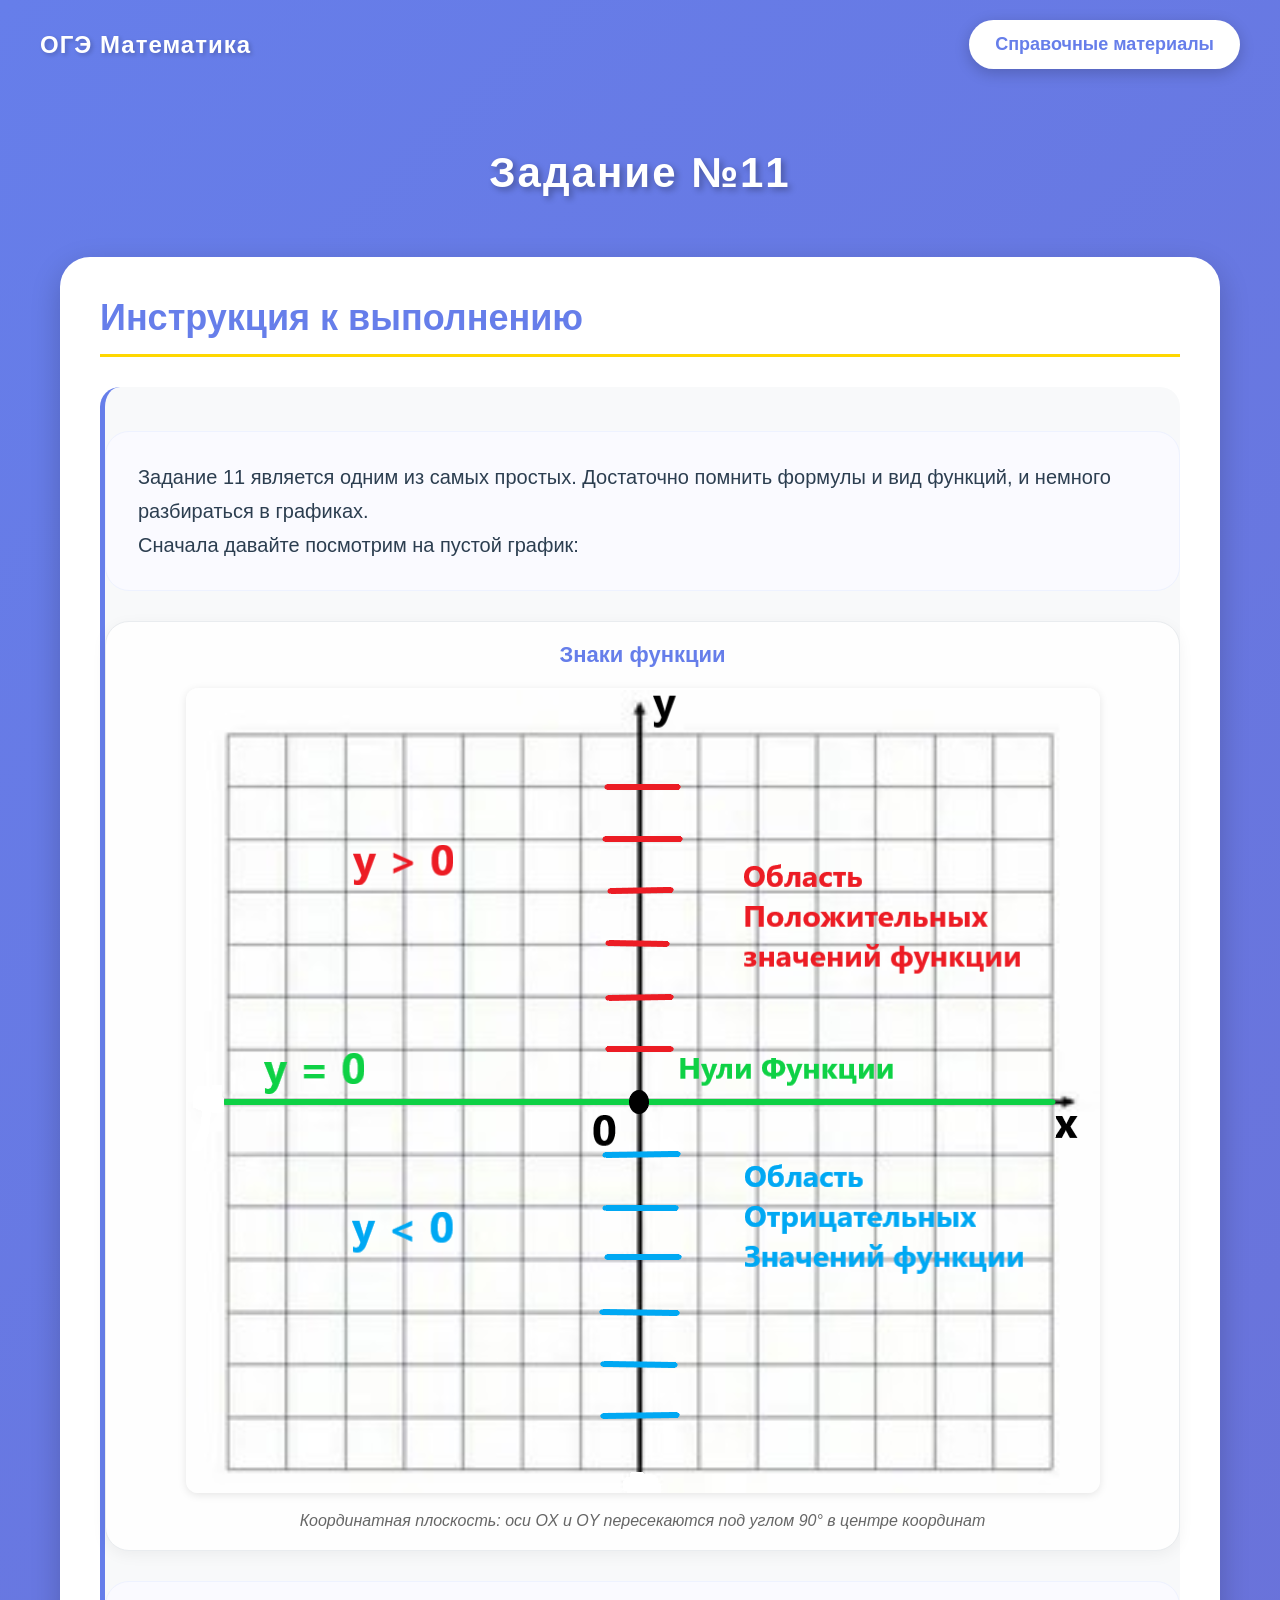
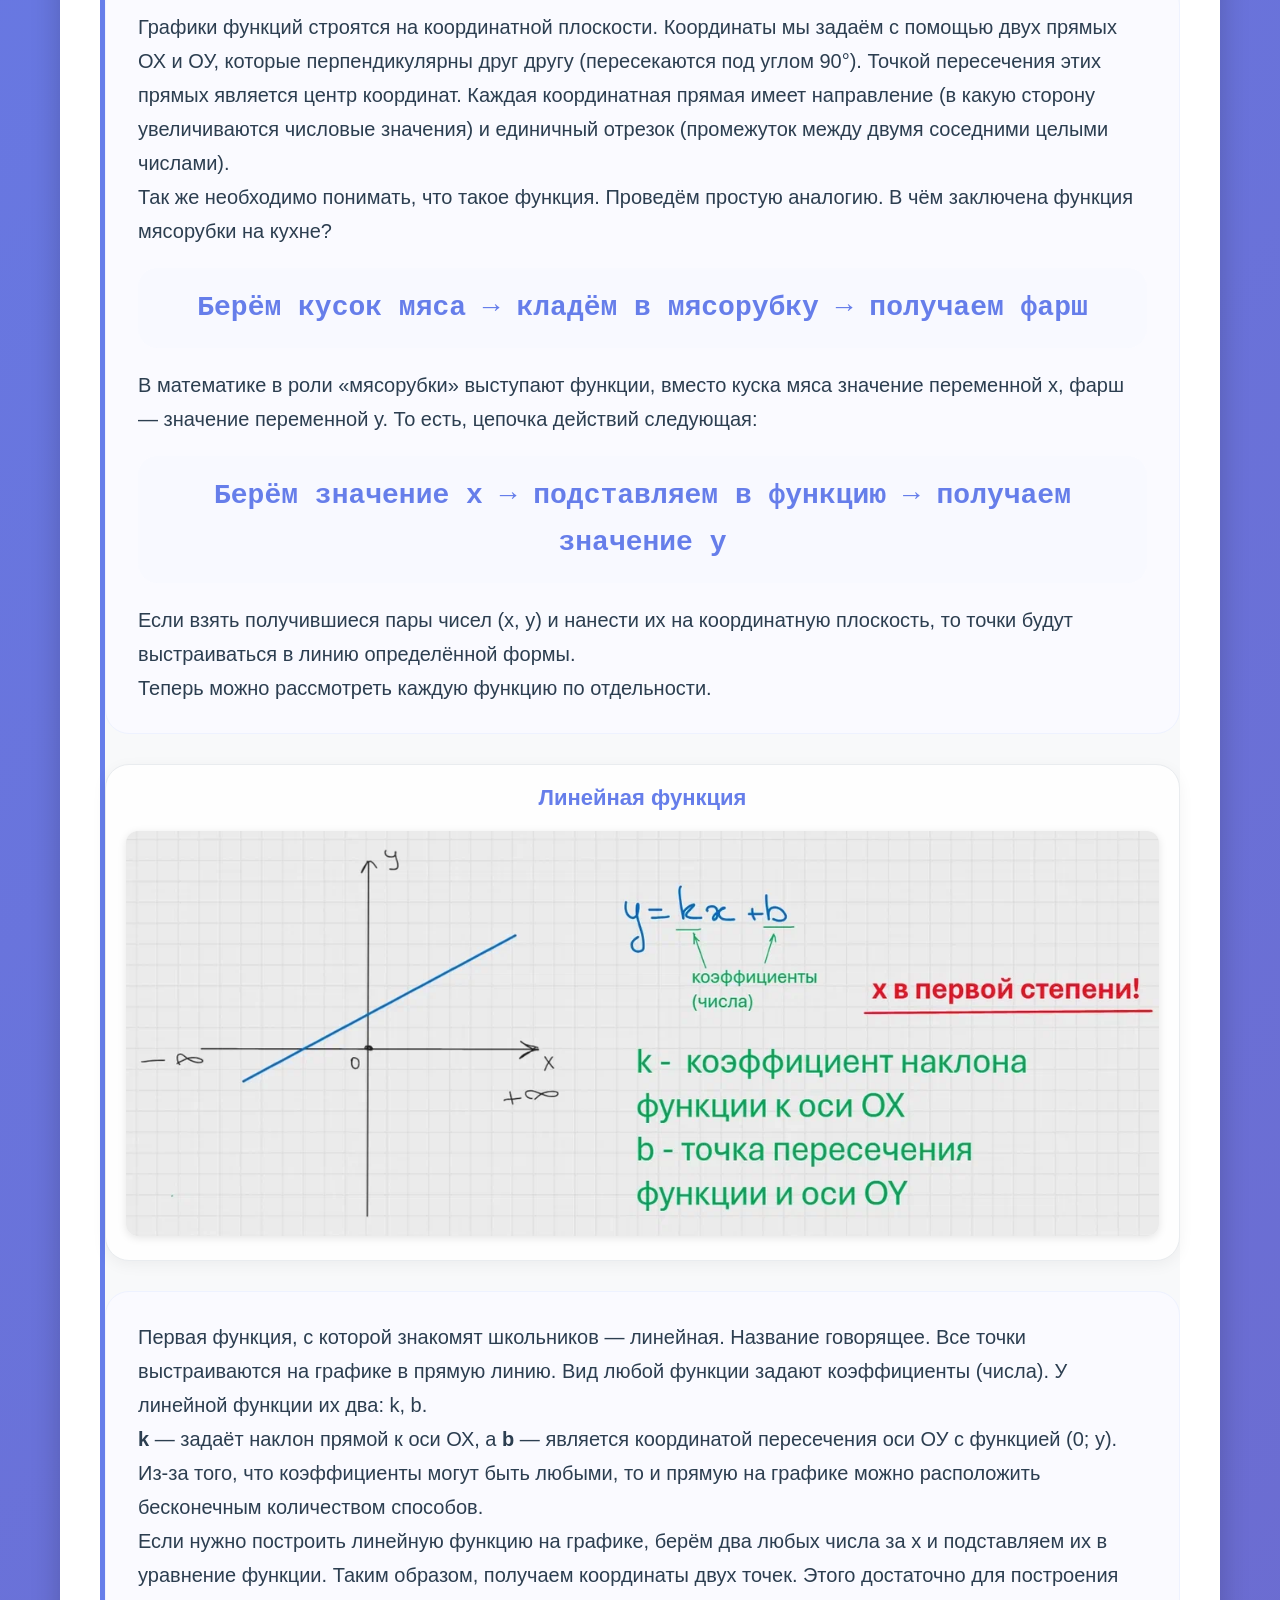
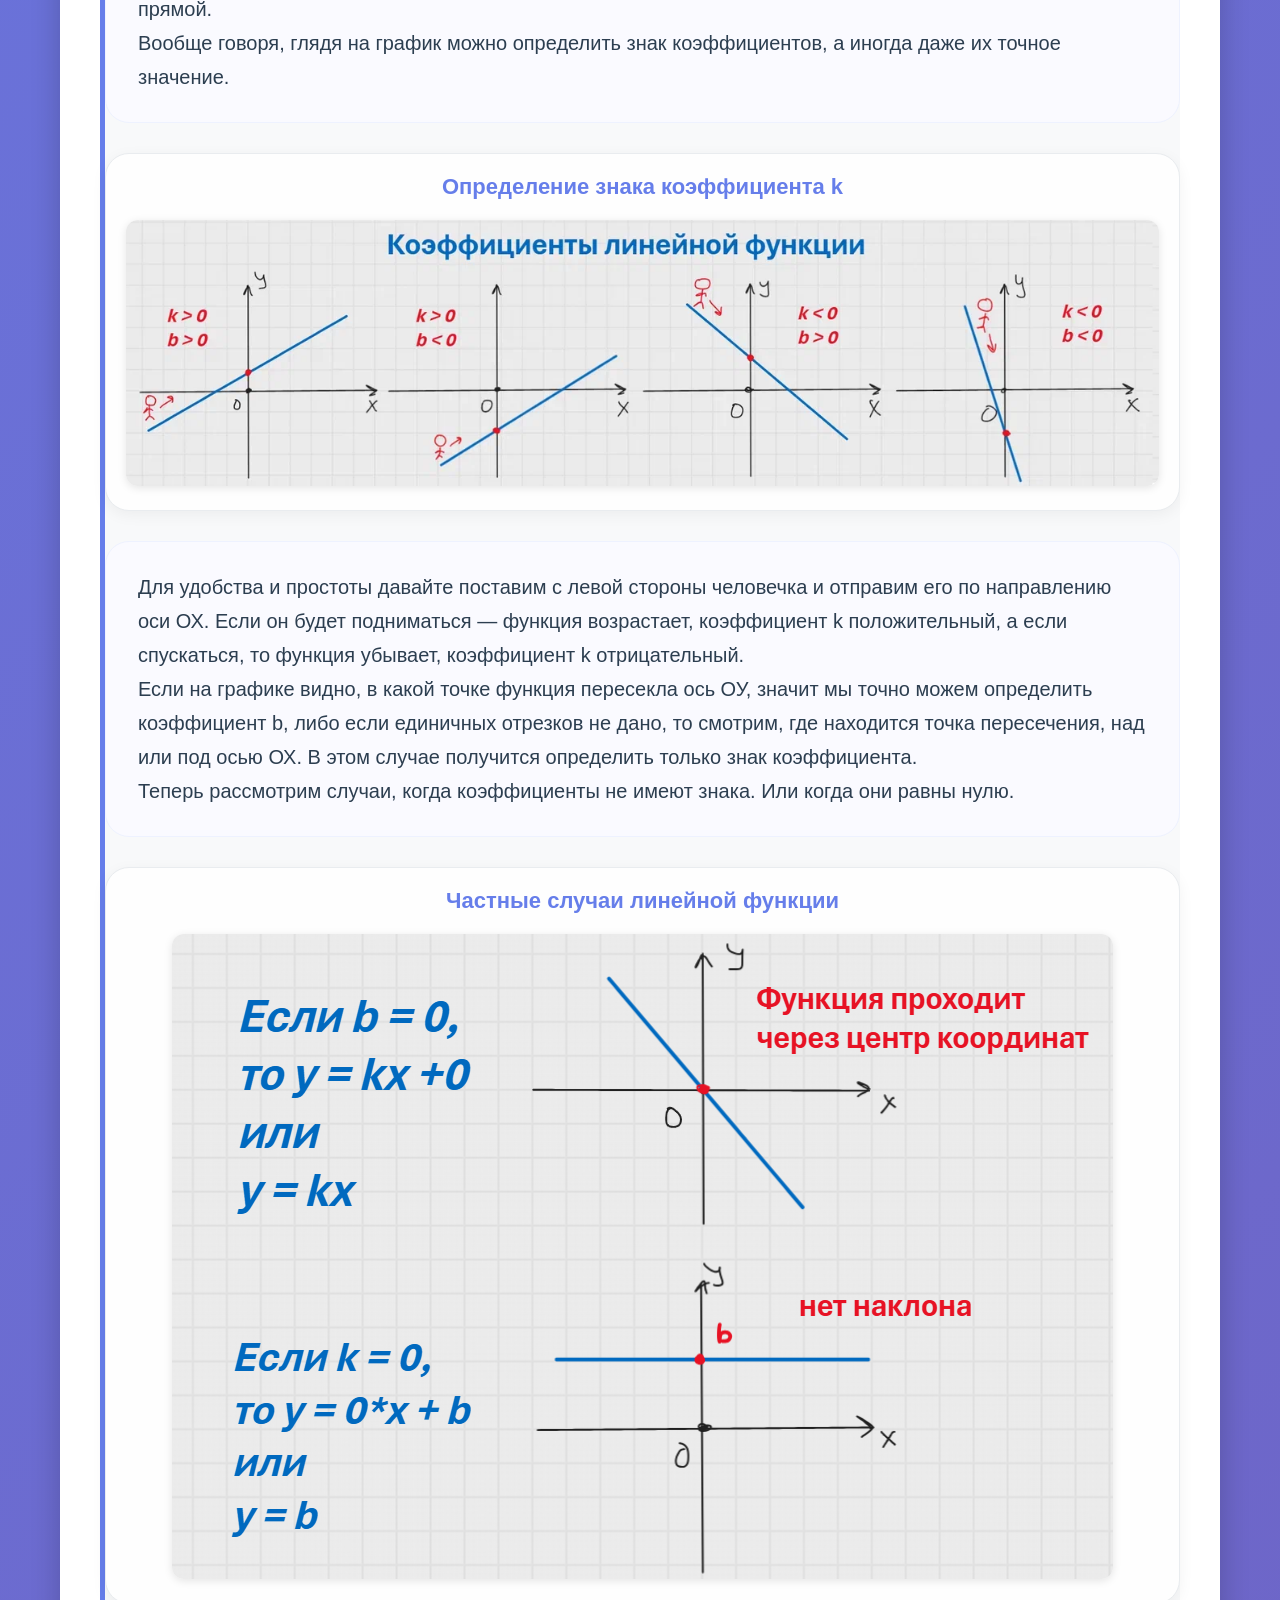
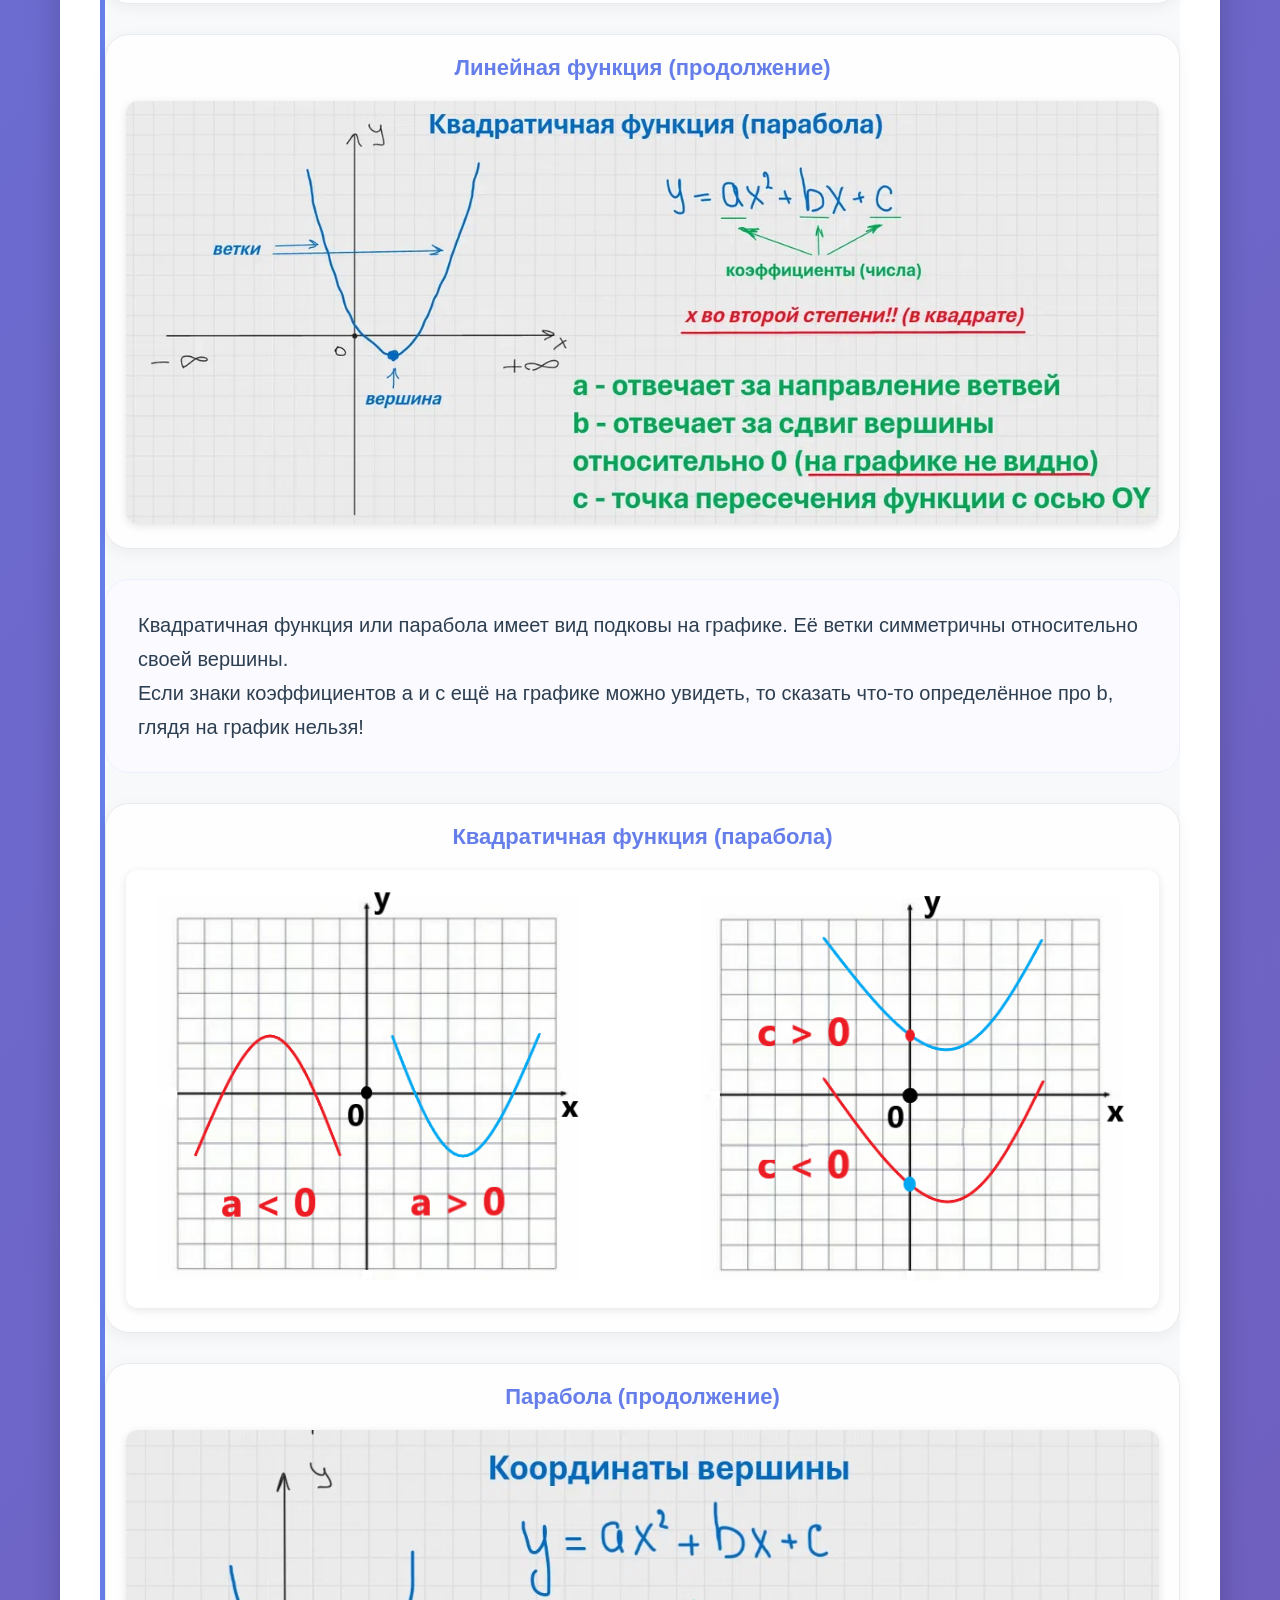
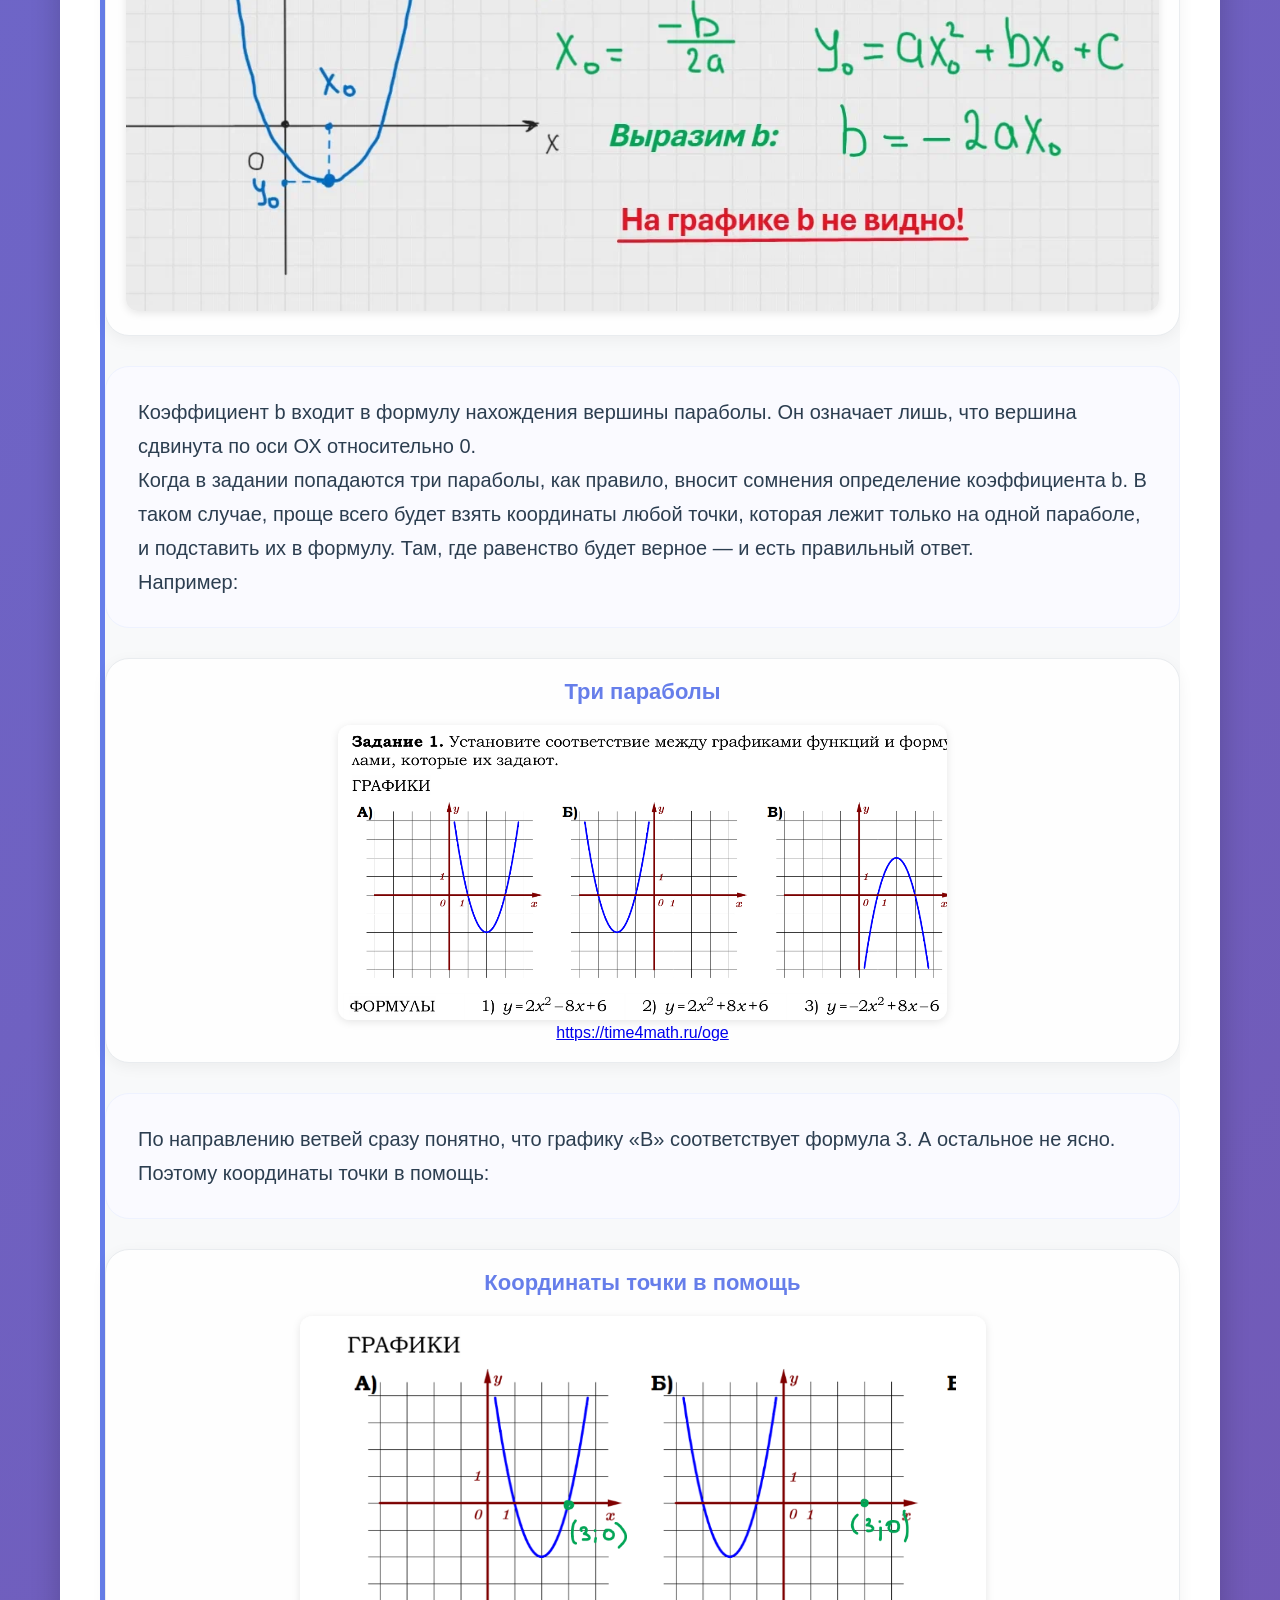
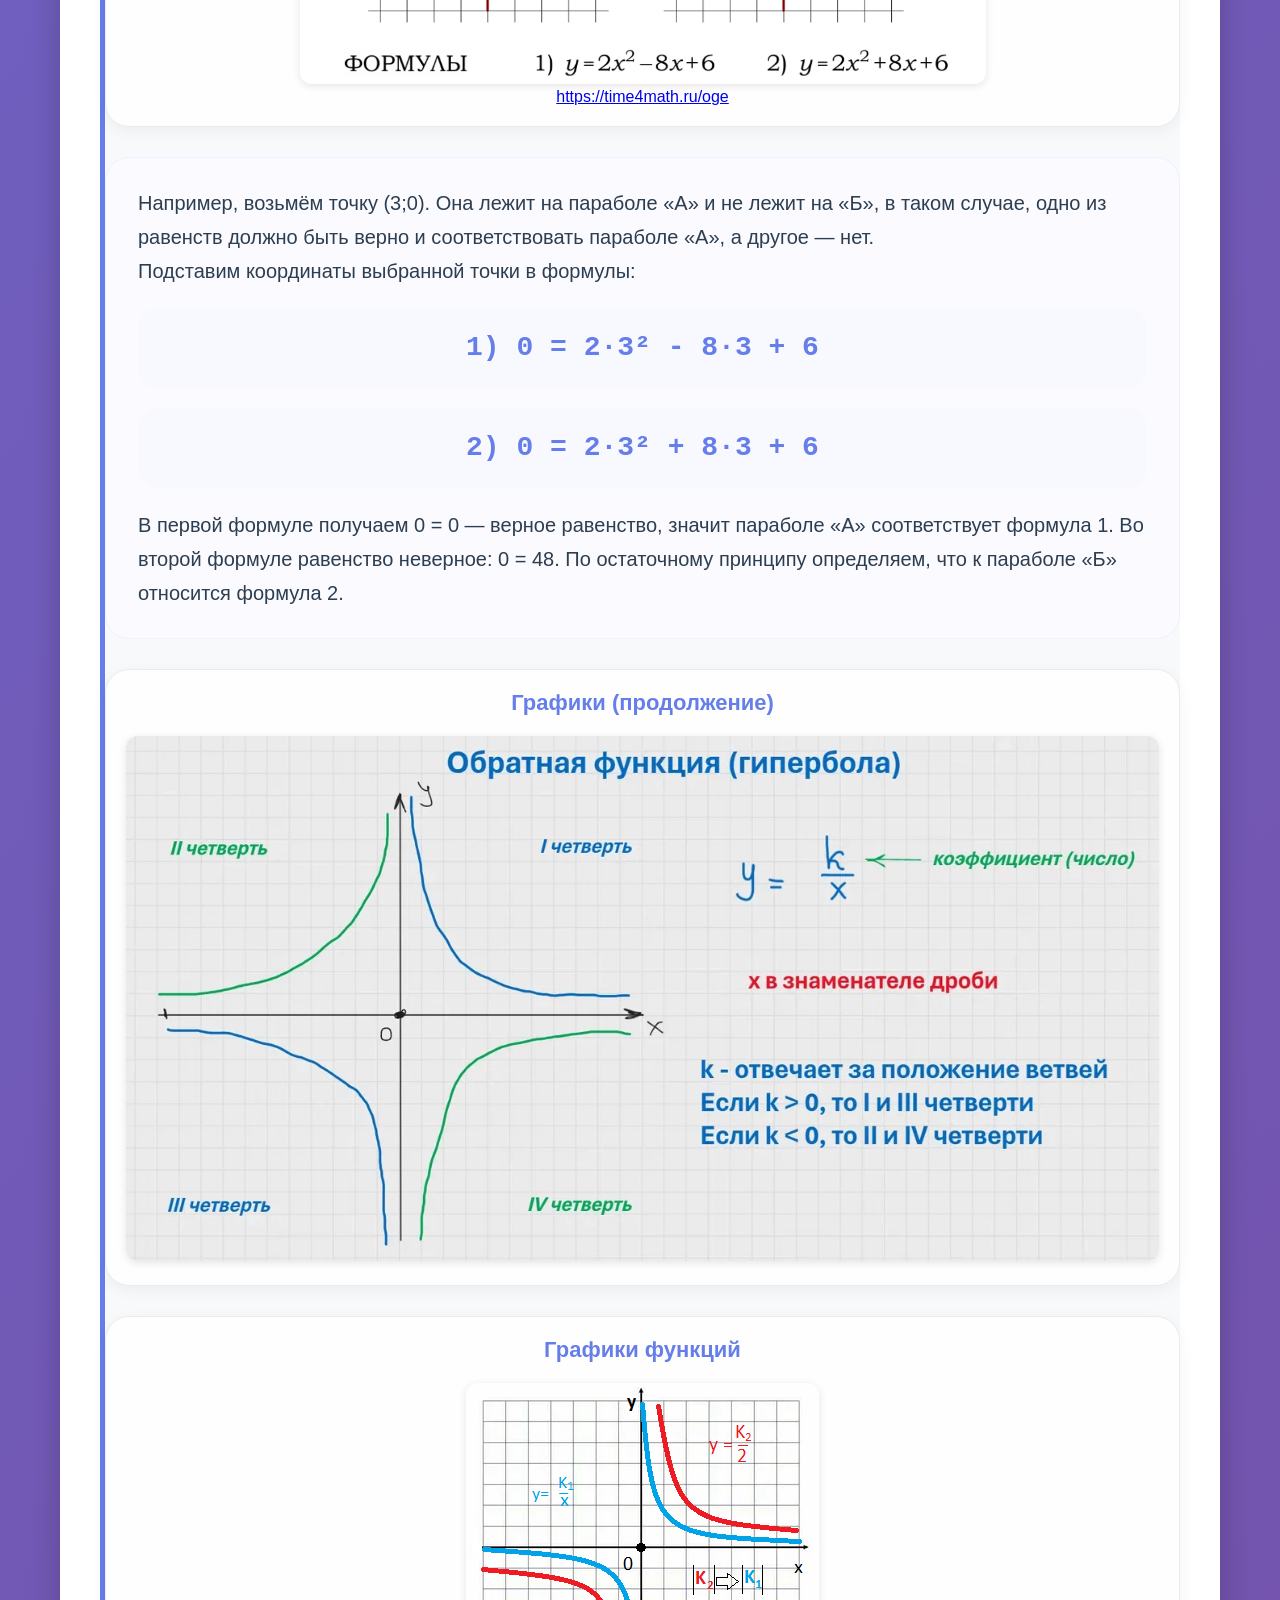
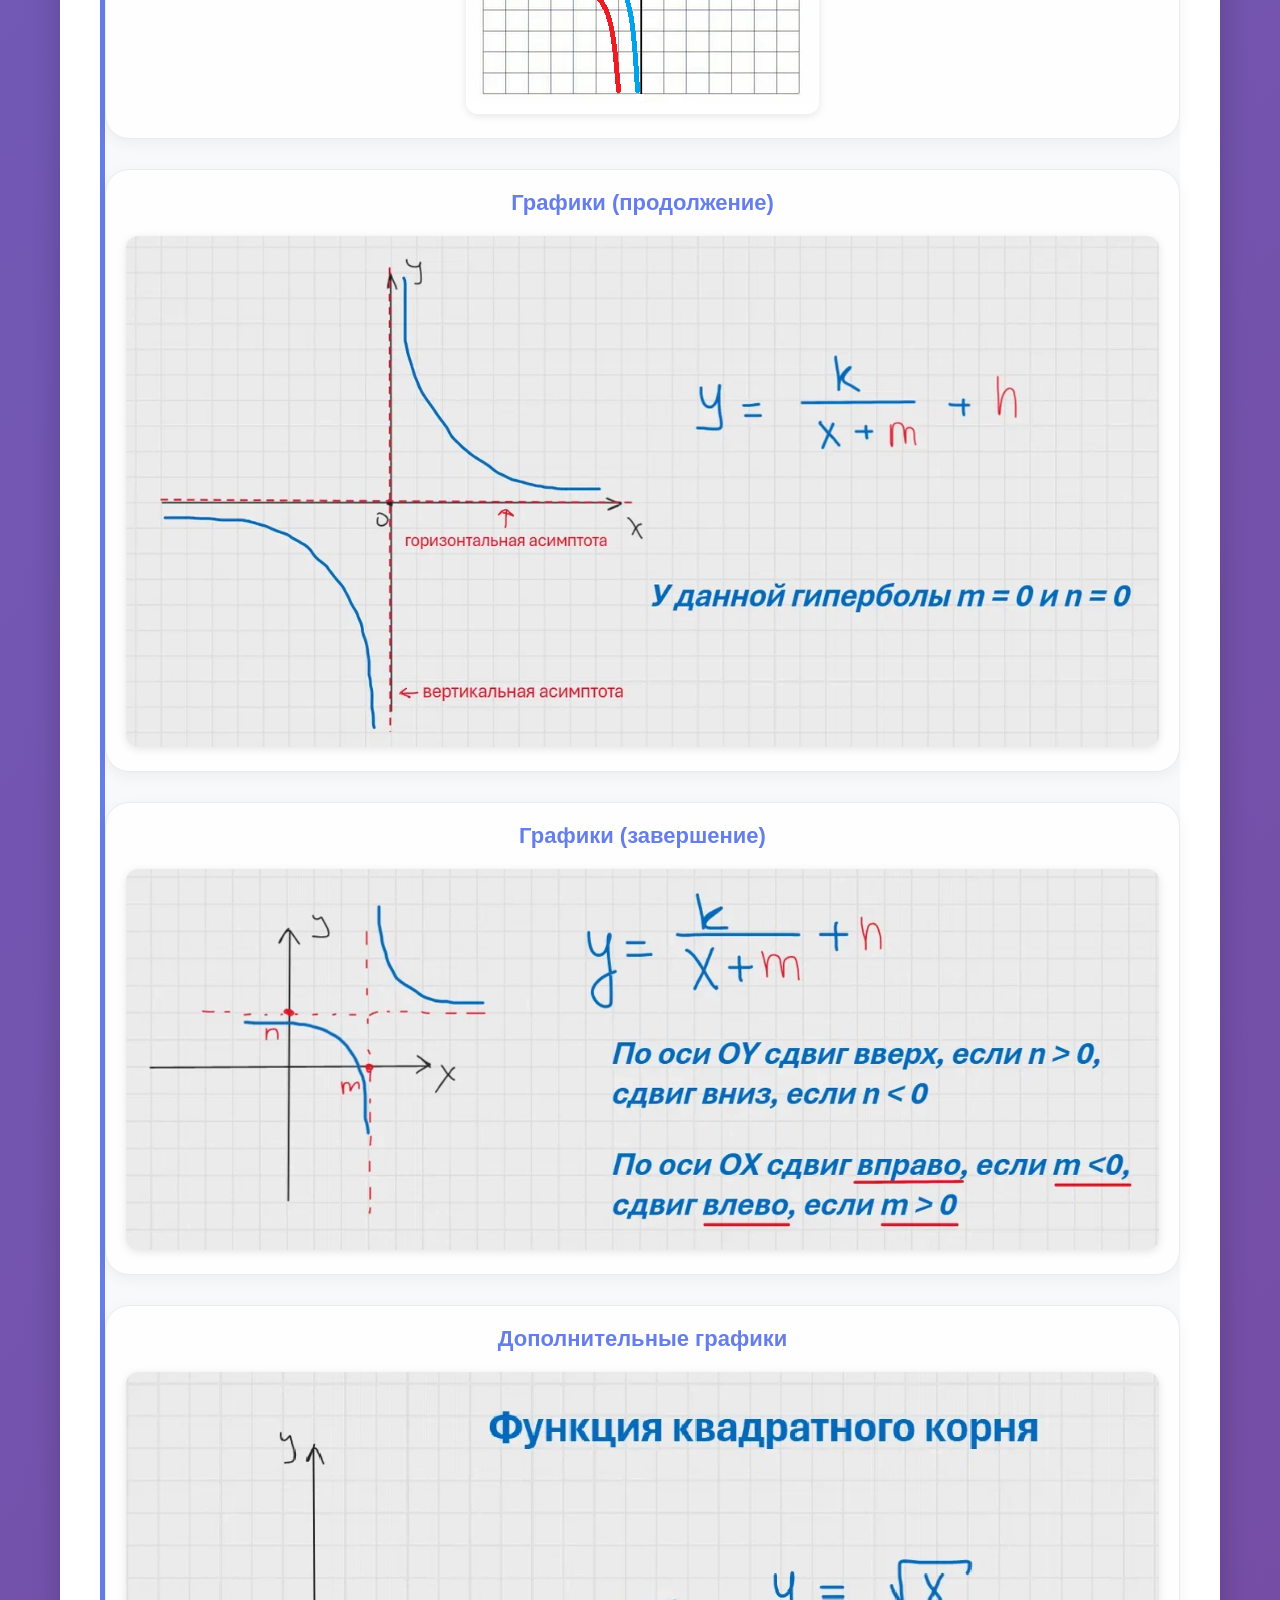
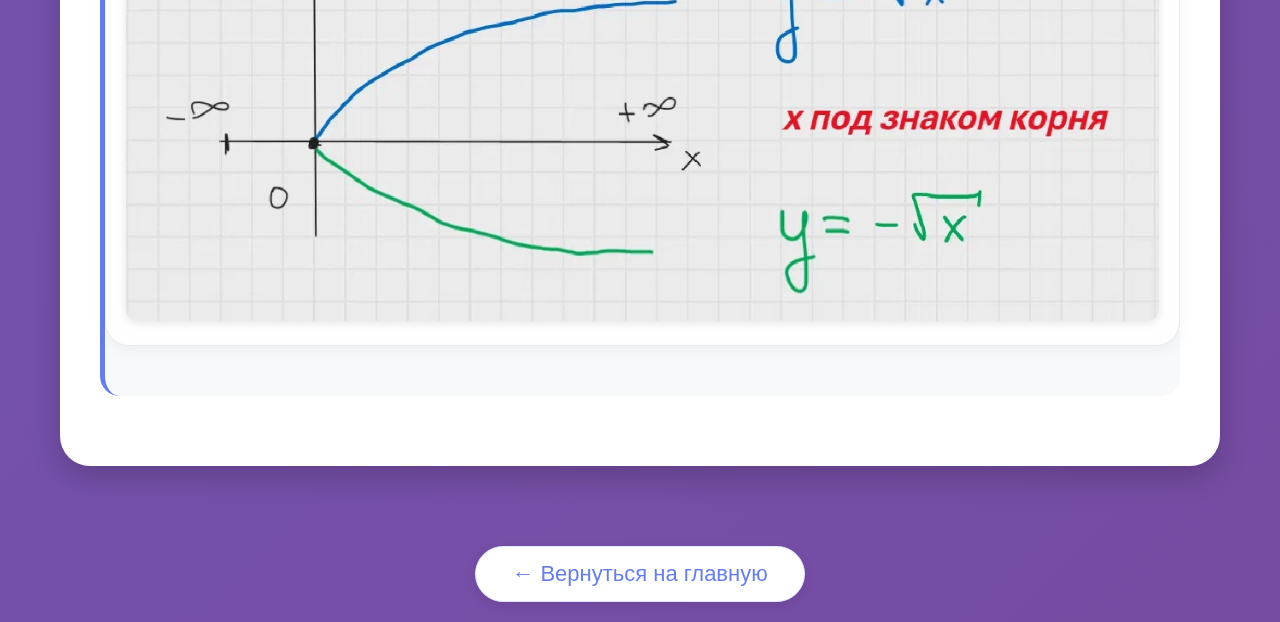
<file: task11.html>
<!DOCTYPE html>
<html lang="ru">
<head>
    <meta charset="UTF-8">
    <meta name="viewport" content="width=device-width, initial-scale=1.0">
    <title>ОГЭ Алгебра | Задание №11</title>
    <link rel="stylesheet" href="style.css">
    <style>
        * {
            margin: 0;
            padding: 0;
            box-sizing: border-box;
        }
        
        .instruction-section {
            background: white;
            border-radius: 30px;
            padding: 40px;
            margin: 40px 0;
            box-shadow: 0 10px 30px rgba(0,0,0,0.2);
        }
        
        .instruction-title {
            font-size: 36px;
            color: #667eea;
            margin-bottom: 30px;
            font-weight: 700;
            border-bottom: 3px solid #ffd700;
            padding-bottom: 15px;
        }
        
        .instruction-block {
            padding: 20px 0;
        }
        
        .text-block {
            background: #fafaff;
            border-radius: 24px;
            padding: 28px 32px;
            margin: 24px 0;
            line-height: 1.7;
            font-size: 20px;
            color: #2c3e50;
            border: 1px solid #eef2ff;
        }
        
        .highlight-block {
            background: #fffaf0;
            border-left: 4px solid #ffd966;
            border-radius: 16px;
            padding: 20px 28px;
            margin: 24px 0;
            font-size: 20px;
            color: #7b5e2c;
        }
        
        .figure-card {
            background: #fefefe;
            border-radius: 24px;
            padding: 20px;
            margin: 30px 0;
            text-align: center;
            border: 1px solid #e9ecef;
            box-shadow: 0 4px 15px rgba(0,0,0,0.05);
        }
        
        .figure-title {
            font-size: 22px;
            font-weight: 600;
            color: #667eea;
            margin-bottom: 20px;
            text-align: center;
        }
        
        .figure-img {
            max-width: 100%;
            height: auto;
            border-radius: 12px;
            box-shadow: 0 2px 8px rgba(0,0,0,0.1);
        }
        
        .img-caption {
            margin-top: 15px;
            font-size: 16px;
            color: #666;
            font-style: italic;
        }
        
        .formula {
            font-size: 28px;
            font-weight: 600;
            color: #667eea;
            text-align: center;
            padding: 16px 20px;
            background: #f8f9ff;
            border-radius: 20px;
            font-family: 'Courier New', monospace;
            margin: 20px 0;
        }
        
        .step-list {
            list-style: none;
            padding: 0;
            margin: 24px 0;
        }
        
        .step-list li {
            margin: 16px 0;
            padding: 12px 0 12px 32px;
            font-size: 20px;
            line-height: 1.5;
            color: #2c3e50;
            position: relative;
        }
        
        .step-list li::before {
            content: "•";
            color: #667eea;
            font-size: 28px;
            position: absolute;
            left: 0;
            top: 8px;
        }
        
        .back-button {
            margin-top: 40px;
            padding: 14px 36px;
            font-size: 22px;
            background: white;
            color: #667eea;
            border: none;
            border-radius: 60px;
            cursor: pointer;
            transition: all 0.3s ease;
            box-shadow: 0 4px 12px rgba(0,0,0,0.08);
            text-decoration: none;
            display: inline-block;
            border: 1px solid #e0e7ff;
        }
        
        .back-button:hover {
            transform: translateY(-3px);
            box-shadow: 0 8px 20px rgba(102,126,234,0.15);
        }
        
        .back-to-top {
            position: fixed;
            bottom: 30px;
            right: 30px;
            width: 64px;
            height: 64px;
            background: #ffffff;
            color: #667eea;
            border: 1px solid #e2e8f0;
            border-radius: 50%;
            cursor: pointer;
            display: flex;
            align-items: center;
            justify-content: center;
            font-size: 32px;
            box-shadow: 0 4px 12px rgba(0,0,0,0.1);
            transition: all 0.2s ease;
            z-index: 999;
            opacity: 0;
            visibility: hidden;
        }
        
        .back-to-top.show {
            opacity: 1;
            visibility: visible;
        }
        
        .back-to-top:hover {
            background: #f1f5f9;
            transform: translateY(-4px);
        }
        
        @media (max-width: 768px) {
            .instruction-section {
                padding: 24px;
            }
            .figure-img {
                width: 100%;
            }
        }
    </style>
</head>
<body>
    <header class="header">
        <div class="site-title">ОГЭ Математика</div>
        <button class="ref-button" onclick="openReference()">Справочные материалы</button>
    </header>

    <main class="main-content">
        <h1 class="main-title">Задание №11</h1>
        
        <div class="instruction-section">
            <h2 class="instruction-title">Инструкция к выполнению</h2>
            
            <div class="instruction-block">
                <!-- ========== НАЧАЛО ТЕКСТА ИЗ ДОКУМЕНТА ========== -->
                <div class="text-block">
                    <p>Задание 11 является одним из самых простых. Достаточно помнить формулы и вид функций, и немного разбираться в графиках.</p>
                    <p>Сначала давайте посмотрим на пустой график:</p>
                </div>
                
                <!-- ФОТО 1: media/image1.png -->
                <div class="figure-card">
                    <div class="figure-title">Знаки функции</div>
                    <img src="media2/image1.png" alt="Пустой график" class="figure-img" onerror="this.style.display='none'">
                    <div class="img-caption">Координатная плоскость: оси OX и OY пересекаются под углом 90° в центре координат</div>
                </div>
                
                <div class="text-block">
                    <p>Графики функций строятся на координатной плоскости. Координаты мы задаём с помощью двух прямых ОХ и ОУ, которые перпендикулярны друг другу (пересекаются под углом 90°). Точкой пересечения этих прямых является центр координат. Каждая координатная прямая имеет направление (в какую сторону увеличиваются числовые значения) и единичный отрезок (промежуток между двумя соседними целыми числами).</p>
                    <p>Так же необходимо понимать, что такое функция. Проведём простую аналогию. В чём заключена функция мясорубки на кухне?</p>
                    <div class="formula">Берём кусок мяса → кладём в мясорубку → получаем фарш</div>
                    <p>В математике в роли «мясорубки» выступают функции, вместо куска мяса значение переменной x, фарш — значение переменной y. То есть, цепочка действий следующая:</p>
                    <div class="formula">Берём значение x → подставляем в функцию → получаем значение y</div>
                    <p>Если взять получившиеся пары чисел (x, y) и нанести их на координатную плоскость, то точки будут выстраиваться в линию определённой формы.</p>
                    <p>Теперь можно рассмотреть каждую функцию по отдельности.</p>
                </div>
                
                <!-- ФОТО 2: media/image2.png -->
                <div class="figure-card">
                    <div class="figure-title">Линейная функция</div>
                    <img src="media2/image2.png" alt="Линейная функция" class="figure-img" onerror="this.style.display='none'">
                </div>
                
                <div class="text-block">
                    <p>Первая функция, с которой знакомят школьников — линейная. Название говорящее. Все точки выстраиваются на графике в прямую линию. Вид любой функции задают коэффициенты (числа). У линейной функции их два: k, b.</p>
                    <p><strong>k</strong> — задаёт наклон прямой к оси ОХ, а <strong>b</strong> — является координатой пересечения оси ОУ с функцией (0; y). Из-за того, что коэффициенты могут быть любыми, то и прямую на графике можно расположить бесконечным количеством способов.</p>
                    <p>Если нужно построить линейную функцию на графике, берём два любых числа за x и подставляем их в уравнение функции. Таким образом, получаем координаты двух точек. Этого достаточно для построения прямой.</p>
                    <p>Вообще говоря, глядя на график можно определить знак коэффициентов, а иногда даже их точное значение.</p>
                </div>
                
                <!-- ФОТО 3: media/image3.png -->
                <div class="figure-card">
                    <div class="figure-title">Определение знака коэффициента k</div>
                    <img src="media2/image3.png" alt="Определение знака k" class="figure-img" onerror="this.style.display='none'">
                </div>
                
                <div class="text-block">
                    <p>Для удобства и простоты давайте поставим с левой стороны человечка и отправим его по направлению оси ОХ. Если он будет подниматься — функция возрастает, коэффициент k положительный, а если спускаться, то функция убывает, коэффициент k отрицательный.</p>
                    <p>Если на графике видно, в какой точке функция пересекла ось ОУ, значит мы точно можем определить коэффициент b, либо если единичных отрезков не дано, то смотрим, где находится точка пересечения, над или под осью ОХ. В этом случае получится определить только знак коэффициента.</p>
                    <p>Теперь рассмотрим случаи, когда коэффициенты не имеют знака. Или когда они равны нулю.</p>
                </div>
                
                <!-- ФОТО 4: media/image4.png -->
                <div class="figure-card">
                    <div class="figure-title">Частные случаи линейной функции</div>
                    <img src="media2/image4.png" alt="Частные случаи" class="figure-img" onerror="this.style.display='none'">
                </div>
                
                <!-- ФОТО 5: media/image5.png -->
                <div class="figure-card">
                    <div class="figure-title">Линейная функция (продолжение)</div>
                    <img src="media2/image5.png" alt="Линейная функция продолжение" class="figure-img" onerror="this.style.display='none'">
                </div>
                
                <div class="text-block">
                    <p>Квадратичная функция или парабола имеет вид подковы на графике. Её ветки симметричны относительно своей вершины.</p>
                    <p>Если знаки коэффициентов a и c ещё на графике можно увидеть, то сказать что-то определённое про b, глядя на график нельзя!</p>
                </div>
                
                <!-- ФОТО 6: media/image6.png -->
                <div class="figure-card">
                    <div class="figure-title">Квадратичная функция (парабола)</div>
                    <img src="media2/image6.png" alt="Квадратичная функция" class="figure-img" onerror="this.style.display='none'">
                </div>
                
                <!-- ФОТО 7: media/image7.png -->
                <div class="figure-card">
                    <div class="figure-title">Парабола (продолжение)</div>
                    <img src="media2/image7.png" alt="Парабола продолжение" class="figure-img" onerror="this.style.display='none'">
                </div>
                
                <div class="text-block">
                    <p>Коэффициент b входит в формулу нахождения вершины параболы. Он означает лишь, что вершина сдвинута по оси ОХ относительно 0.</p>
                    <p>Когда в задании попадаются три параболы, как правило, вносит сомнения определение коэффициента b. В таком случае, проще всего будет взять координаты любой точки, которая лежит только на одной параболе, и подставить их в формулу. Там, где равенство будет верное — и есть правильный ответ.</p>
                    <p>Например:</p>
                </div>
                
                <!-- ФОТО 8: media/image8.png -->
                <div class="figure-card">
                    <div class="figure-title">Три параболы </div>
                    <img src="media2/image8.png" alt="Три параболы" class="figure-img" onerror="this.style.display='none'">
                   <p><a href="https://time4math.ru/oge">https://time4math.ru/oge</a></p> 
                </div>
                
                <div class="text-block">
                    <p>По направлению ветвей сразу понятно, что графику «В» соответствует формула 3. А остальное не ясно. Поэтому координаты точки в помощь:</p>
                </div>
                
                <!-- ФОТО 9: media/image9.png -->
                <div class="figure-card">
                    <div class="figure-title">Координаты точки в помощь</div>
                    <img src="media2/image9.png" alt="Координаты точки" class="figure-img" onerror="this.style.display='none'">
                    <p><a href="https://time4math.ru/oge">https://time4math.ru/oge</a></p> 
                </div>
                
                <div class="text-block">
                    <p>Например, возьмём точку (3;0). Она лежит на параболе «А» и не лежит на «Б», в таком случае, одно из равенств должно быть верно и соответствовать параболе «А», а другое — нет.</p>
                    <p>Подставим координаты выбранной точки в формулы:</p>
                    <div class="formula">1) 0 = 2·3² - 8·3 + 6</div>
                    <div class="formula">2) 0 = 2·3² + 8·3 + 6</div>
                    <p>В первой формуле получаем 0 = 0 — верное равенство, значит параболе «А» соответствует формула 1. Во второй формуле равенство неверное: 0 = 48. По остаточному принципу определяем, что к параболе «Б» относится формула 2.</p>
                </div>
                
                <!-- ФОТО 10: media/image10.png -->
                <div class="figure-card">
                    <div class="figure-title">Графики (продолжение)</div>
                    <img src="media2/image10.png" alt="Графики" class="figure-img" onerror="this.style.display='none'">
                </div>
                
                <!-- ФОТО 11: media/image11.png -->
                <div class="figure-card">
                    <div class="figure-title">Графики функций</div>
                    <img src="media2/image11.png" alt="Графики функций" class="figure-img" onerror="this.style.display='none'">
                </div>
                
                <!-- ФОТО 12: media/image12.png -->
                <div class="figure-card">
                    <div class="figure-title">Графики (продолжение)</div>
                    <img src="media2/image12.png" alt="Графики продолжение" class="figure-img" onerror="this.style.display='none'">
                </div>
                
                <!-- ФОТО 13: media/image13.png -->
                <div class="figure-card">
                    <div class="figure-title">Графики (завершение)</div>
                    <img src="media2/image13.png" alt="Графики завершение" class="figure-img" onerror="this.style.display='none'">
                </div>
                
                <!-- ФОТО 14: media/image14.png -->
                <div class="figure-card">
                    <div class="figure-title">Дополнительные графики</div>
                    <img src="media2/image14.png" alt="Дополнительные графики" class="figure-img" onerror="this.style.display='none'">
                </div>
            </div>
        </div>
        
        <div style="text-align: center;">
            <a href="index.html" class="back-button">← Вернуться на главную</a>
        </div>
    </main>

    <button class="back-to-top" id="backToTopBtn" onclick="scrollToTop()">↑</button>

    <div id="referenceModal" class="modal">
        <div class="modal-content">
            <span class="close-button" onclick="closeReference()">&times;</span>
            <h2 class="ref-title">СПРАВОЧНЫЕ МАТЕРИАЛЫ</h2>
           <img src="images/справочные материалы 5.jpg" alt="Справочные" style="width: 910px; height: auto;">

    <script>
        function openReference() {
            document.getElementById('referenceModal').style.display = 'block';
            document.body.style.overflow = 'hidden';
        }
        function closeReference() {
            document.getElementById('referenceModal').style.display = 'none';
            document.body.style.overflow = 'auto';
        }
        window.onclick = function(e) {
            let modal = document.getElementById('referenceModal');
            if (e.target === modal) { modal.style.display = 'none'; document.body.style.overflow = 'auto'; }
        };
        document.addEventListener('keydown', function(e) {
            if (e.key === 'Escape') {
                let modal = document.getElementById('referenceModal');
                if (modal.style.display === 'block') { modal.style.display = 'none'; document.body.style.overflow = 'auto'; }
            }
        });
        window.addEventListener('scroll', function() {
            let btn = document.getElementById('backToTopBtn');
            if (window.scrollY > 400) btn.classList.add('show');
            else btn.classList.remove('show');
        });
        function scrollToTop() { window.scrollTo({ top: 0, behavior: 'smooth' }); }
    </script>
</body>
</html>
</file>
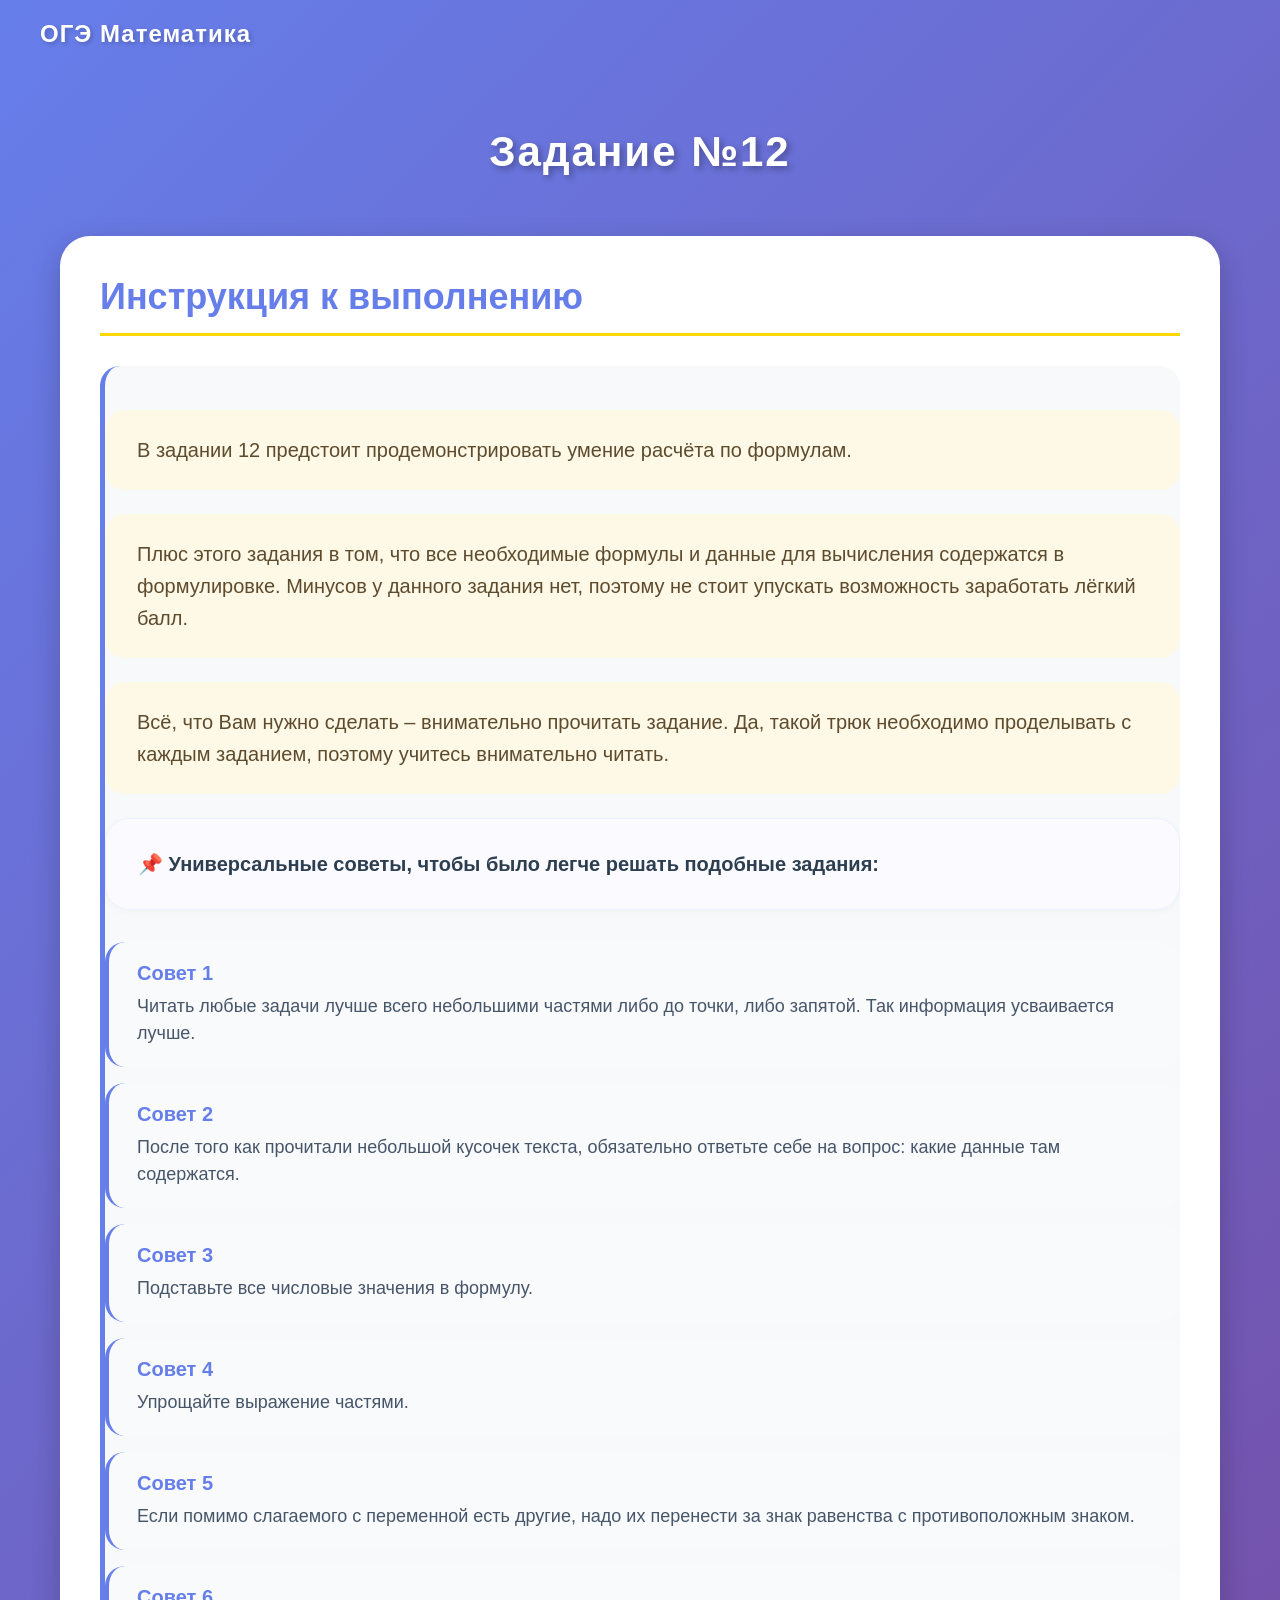
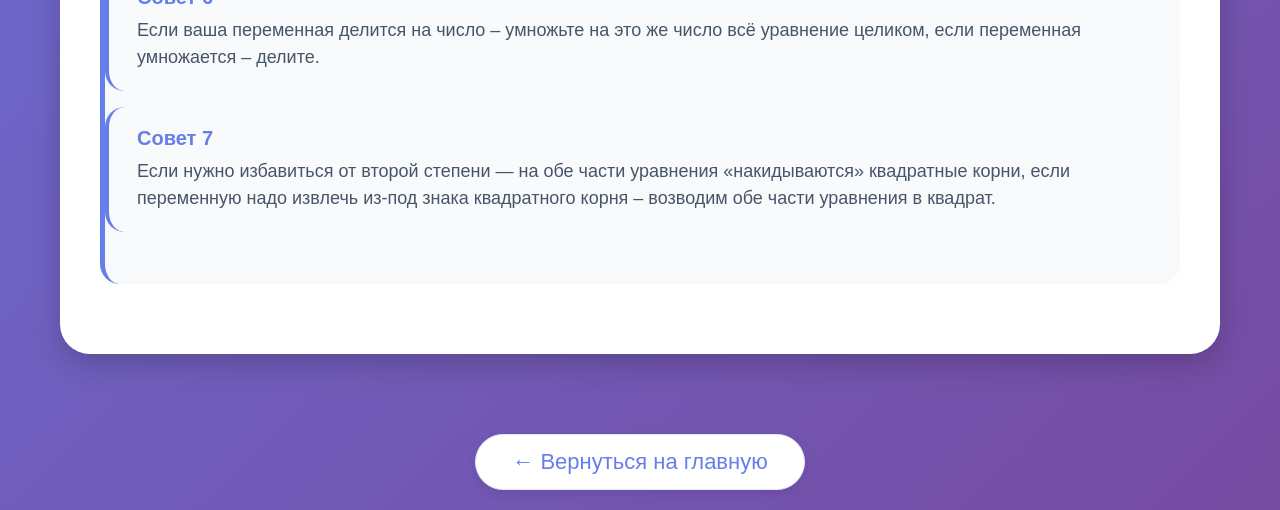
<file: task12.html>
<!DOCTYPE html>
<html lang="ru">
<head>
    <meta charset="UTF-8">
    <meta name="viewport" content="width=device-width, initial-scale=1.0">
    <title>ОГЭ Алгебра | Задание №12</title>
    <!-- Подключаем внешний CSS файл -->
    <link rel="stylesheet" href="style.css">
    <style>
        /* Дополнительные стили для страницы задания */
        .instruction-section {
            background: white;
            border-radius: 30px;
            padding: 40px;
            margin: 40px 0;
            box-shadow: 0 10px 30px rgba(0,0,0,0.2);
        }
        
        .instruction-title {
            font-size: 36px;
            color: #667eea;
            margin-bottom: 30px;
            font-weight: 700;
            border-bottom: 3px solid #ffd700;
            padding-bottom: 15px;
        }
        
        .instruction-block {
            padding: 20px 0;
        }
        
        /* Мягкие текстовые блоки */
        .text-block {
            background: #fafaff;
            border-radius: 24px;
            padding: 28px 32px;
            margin: 24px 0;
            line-height: 1.7;
            font-size: 20px;
            color: #2c3e50;
            box-shadow: 0 2px 8px rgba(0,0,0,0.03);
            border: 1px solid #eef2ff;
        }
        
        .text-block p {
            margin: 0 0 12px 0;
        }
        
        .text-block p:last-child {
            margin-bottom: 0;
        }
        
        .highlight-block {
            background: #fffaf0;
            border-left: 4px solid #ffd966;
            border-radius: 16px;
            padding: 20px 28px;
            margin: 24px 0;
            font-size: 20px;
            color: #7b5e2c;
            line-height: 1.6;
        }
        
        .example-card {
            background: white;
            border-radius: 24px;
            padding: 28px 32px;
            margin: 28px 0;
            box-shadow: 0 8px 20px rgba(0,0,0,0.05);
            border: 1px solid #e9ecef;
        }
        
        .example-card p {
            font-size: 20px;
            line-height: 1.6;
            color: #1e293b;
            margin: 12px 0;
        }
        
        .formula {
            font-size: 26px;
            font-weight: 600;
            color: #667eea;
            text-align: center;
            padding: 16px 20px;
            background: #f8f9ff;
            border-radius: 20px;
            font-family: 'Courier New', monospace;
            margin: 20px 0;
            letter-spacing: 1px;
        }
        
        .step-list {
            list-style: none;
            padding: 0;
            margin: 24px 0;
        }
        
        .step-list li {
            margin: 16px 0;
            padding: 12px 0 12px 32px;
            font-size: 20px;
            line-height: 1.5;
            color: #2c3e50;
            position: relative;
        }
        
        .step-list li::before {
            content: "•";
            color: #667eea;
            font-size: 28px;
            position: absolute;
            left: 0;
            top: 8px;
        }
        
        .advice-grid {
            display: flex;
            flex-direction: column;
            gap: 16px;
            margin: 32px 0;
        }
        
        .advice-item {
            background: #f8fafc;
            border-radius: 20px;
            padding: 20px 28px;
            border-left: 4px solid #667eea;
            transition: all 0.2s ease;
        }
        
        .advice-item:hover {
            transform: translateX(6px);
            background: #f1f5f9;
        }
        
        .advice-number {
            font-weight: 700;
            color: #667eea;
            font-size: 20px;
            margin-bottom: 8px;
        }
        
        .advice-text {
            font-size: 18px;
            line-height: 1.5;
            color: #475569;
        }
        
        .quote-block {
            background: #fef9e6;
            border-radius: 20px;
            padding: 24px 32px;
            margin: 24px 0;
            font-size: 20px;
            line-height: 1.6;
            color: #5e4b2e;
            font-style: normal;
        }
        
        .back-button {
            margin-top: 40px;
            padding: 14px 36px;
            font-size: 22px;
            background: white;
            color: #667eea;
            border: none;
            border-radius: 60px;
            cursor: pointer;
            transition: all 0.3s ease;
            box-shadow: 0 4px 12px rgba(0,0,0,0.08);
            text-decoration: none;
            display: inline-block;
            border: 1px solid #e0e7ff;
        }
        
        .back-button:hover {
            transform: translateY(-3px);
            box-shadow: 0 8px 20px rgba(102,126,234,0.15);
            border-color: #cbd5e1;
        }
        
        .back-to-top {
            position: fixed;
            bottom: 30px;
            right: 30px;
            width: 64px;
            height: 64px;
            background: #ffffff;
            color: #667eea;
            border: 1px solid #e2e8f0;
            border-radius: 50%;
            cursor: pointer;
            display: flex;
            align-items: center;
            justify-content: center;
            font-size: 32px;
            font-weight: bold;
            box-shadow: 0 4px 12px rgba(0,0,0,0.1);
            transition: all 0.2s ease;
            z-index: 999;
            opacity: 0;
            visibility: hidden;
        }
        
        .back-to-top.show {
            opacity: 1;
            visibility: visible;
        }
        
        .back-to-top:hover {
            background: #f1f5f9;
            transform: translateY(-4px);
        }
        
        @media (max-width: 768px) {
            .instruction-section {
                padding: 24px;
            }
            .text-block, .example-card {
                padding: 20px;
            }
            .formula {
                font-size: 22px;
            }
            .advice-item {
                padding: 16px 20px;
            }
            .back-to-top {
                width: 52px;
                height: 52px;
                font-size: 28px;
            }
        }
    </style>
</head>
<body>
    <header class="header">
        <div class="site-title">ОГЭ Математика</div>
      <!--  <button class="ref-button" onclick="openReference()">Справочные материалы</button> -->
    </header>

    <main class="main-content">
        <h1 class="main-title">Задание №12</h1>
        
        <div class="instruction-section">
            <h2 class="instruction-title">Инструкция к выполнению</h2>
            
            <div class="instruction-block">
                <div class="quote-block">
                    <p>В задании 12 предстоит продемонстрировать умение расчёта по формулам.</p>
                </div>
                
                <div class="quote-block">
                    <p>Плюс этого задания в том, что все необходимые формулы и данные для вычисления содержатся в формулировке. Минусов у данного задания нет, поэтому не стоит упускать возможность заработать лёгкий балл.</p>
                </div>
                
                <div class="quote-block">
                    <p>Всё, что Вам нужно сделать – внимательно прочитать задание. Да, такой трюк необходимо проделывать с каждым заданием, поэтому учитесь внимательно читать.</p>
                </div>
                
                <div class="text-block">
                    <p><strong>📌 Универсальные советы, чтобы было легче решать подобные задания:</strong></p>
                </div>
                
                <div class="advice-grid">
                    <div class="advice-item">
                        <div class="advice-number">Совет 1</div>
                        <div class="advice-text">Читать любые задачи лучше всего небольшими частями либо до точки, либо запятой. Так информация усваивается лучше.</div>
                    </div>
                    <div class="advice-item">
                        <div class="advice-number">Совет 2</div>
                        <div class="advice-text">После того как прочитали небольшой кусочек текста, обязательно ответьте себе на вопрос: какие данные там содержатся.</div>
                    </div>
                    <div class="advice-item">
                        <div class="advice-number">Совет 3</div>
                        <div class="advice-text">Подставьте все числовые значения в формулу.</div>
                    </div>
                    <div class="advice-item">
                        <div class="advice-number">Совет 4</div>
                        <div class="advice-text">Упрощайте выражение частями.</div>
                    </div>
                    <div class="advice-item">
                        <div class="advice-number">Совет 5</div>
                        <div class="advice-text">Если помимо слагаемого с переменной есть другие, надо их перенести за знак равенства с противоположным знаком.</div>
                    </div>
                    <div class="advice-item">
                        <div class="advice-number">Совет 6</div>
                        <div class="advice-text">Если ваша переменная делится на число – умножьте на это же число всё уравнение целиком, если переменная умножается – делите.</div>
                    </div>
                    <div class="advice-item">
                        <div class="advice-number">Совет 7</div>
                        <div class="advice-text">Если нужно избавиться от второй степени — на обе части уравнения «накидываются» квадратные корни, если переменную надо извлечь из-под знака квадратного корня – возводим обе части уравнения в квадрат.</div>
                    </div>
                </div>
            </div>
        </div>
        
        <div style="text-align: center;">
            <a href="index.html" class="back-button">← Вернуться на главную</a>
        </div>
    </main>

    <button class="back-to-top" id="backToTopBtn" onclick="scrollToTop()">↑</button>

    <!-- Модальное окно -->
    <div id="referenceModal" class="modal">
        <div class="modal-content">
            <span class="close-button" onclick="closeReference()">&times;</span>
            <h2 class="ref-title">СПРАВОЧНЫЕ МАТЕРИАЛЫ ПО МАТЕМАТИКЕ</h2>
            <img src="images/справочные материалы 2.jpg" alt="Справочные" style="width: 910px; height: auto;">
    <script>
        function openReference() {
            document.getElementById('referenceModal').style.display = 'block';
            document.body.style.overflow = 'hidden';
        }
        function closeReference() {
            document.getElementById('referenceModal').style.display = 'none';
            document.body.style.overflow = 'auto';
        }
        window.onclick = function(event) {
            let modal = document.getElementById('referenceModal');
            if (event.target === modal) {
                modal.style.display = 'none';
                document.body.style.overflow = 'auto';
            }
        };
        document.addEventListener('keydown', function(e) {
            if (e.key === 'Escape') {
                let modal = document.getElementById('referenceModal');
                if (modal.style.display === 'block') {
                    modal.style.display = 'none';
                    document.body.style.overflow = 'auto';
                }
            }
        });
        
        window.addEventListener('scroll', function() {
            const btn = document.getElementById('backToTopBtn');
            if (window.scrollY > 400) btn.classList.add('show');
            else btn.classList.remove('show');
        });
        function scrollToTop() {
            window.scrollTo({ top: 0, behavior: 'smooth' });
        }
    </script>
</body>
</html>
</file>
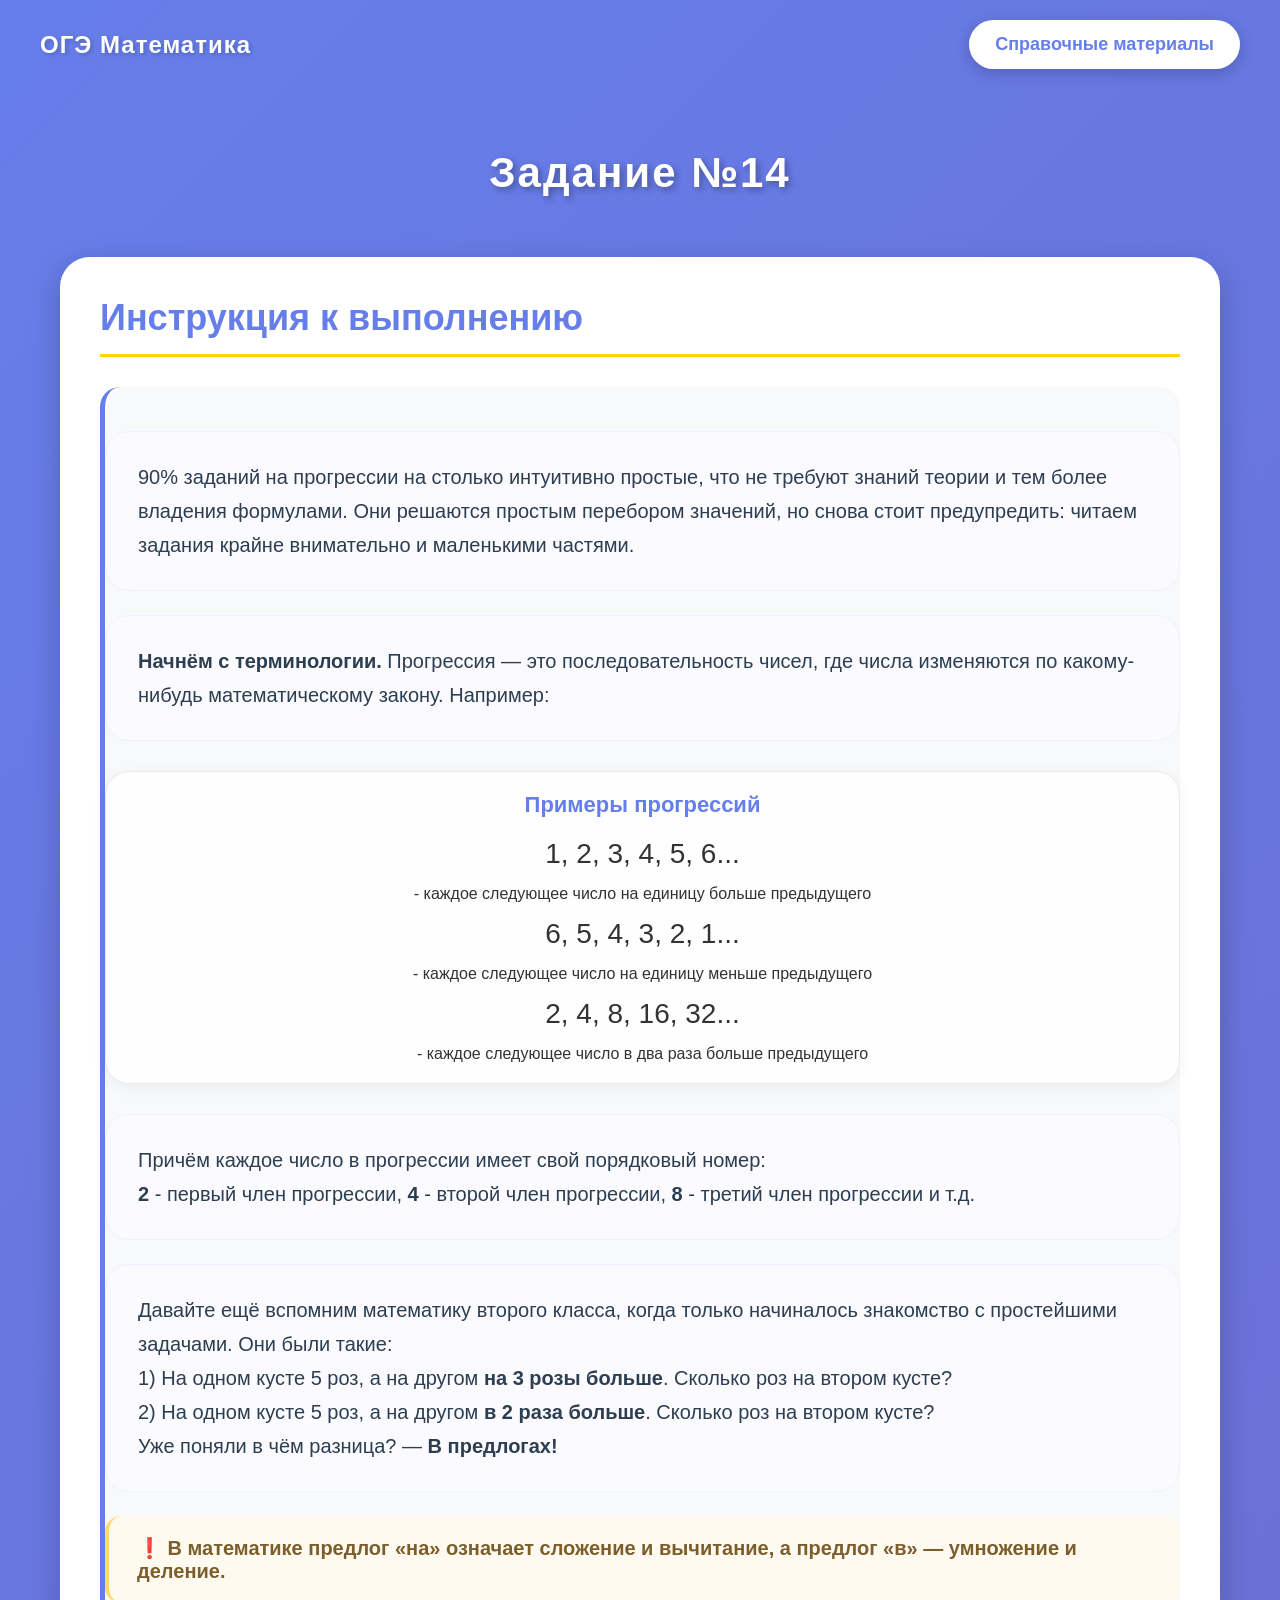
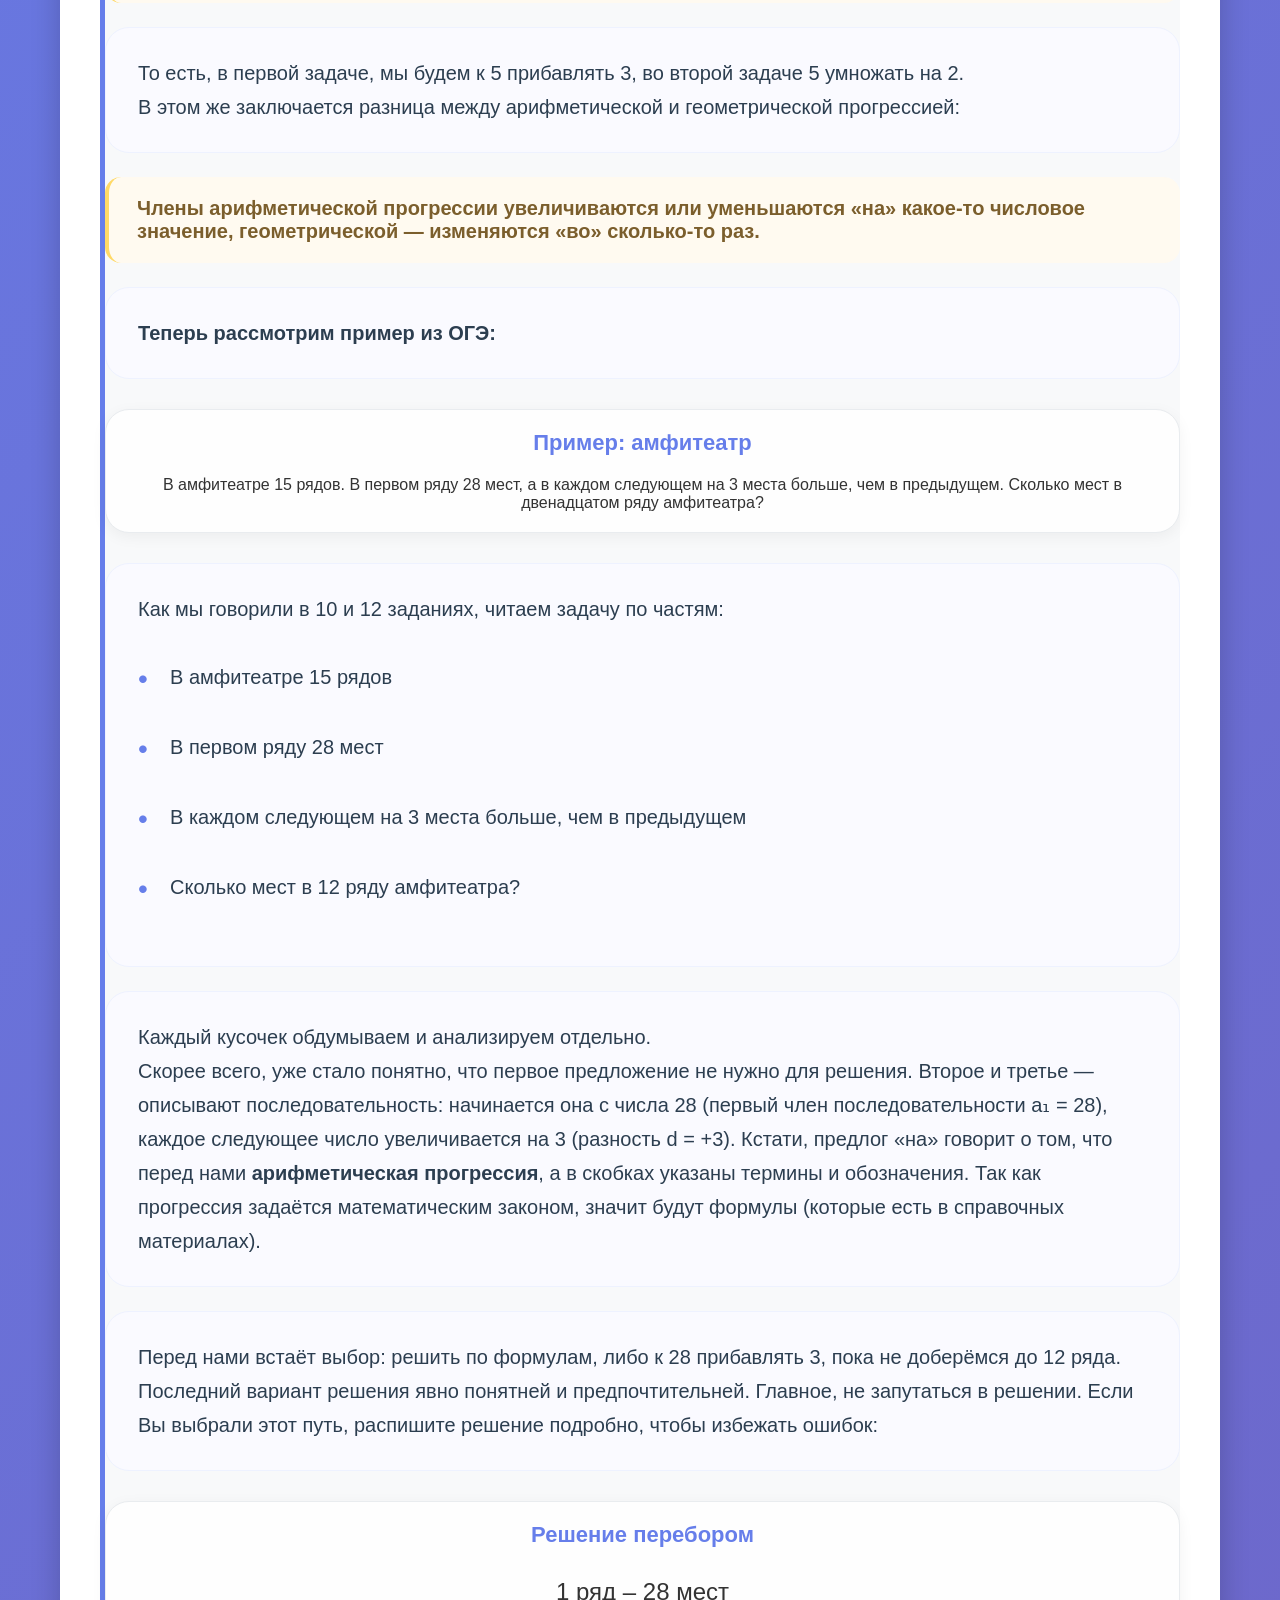
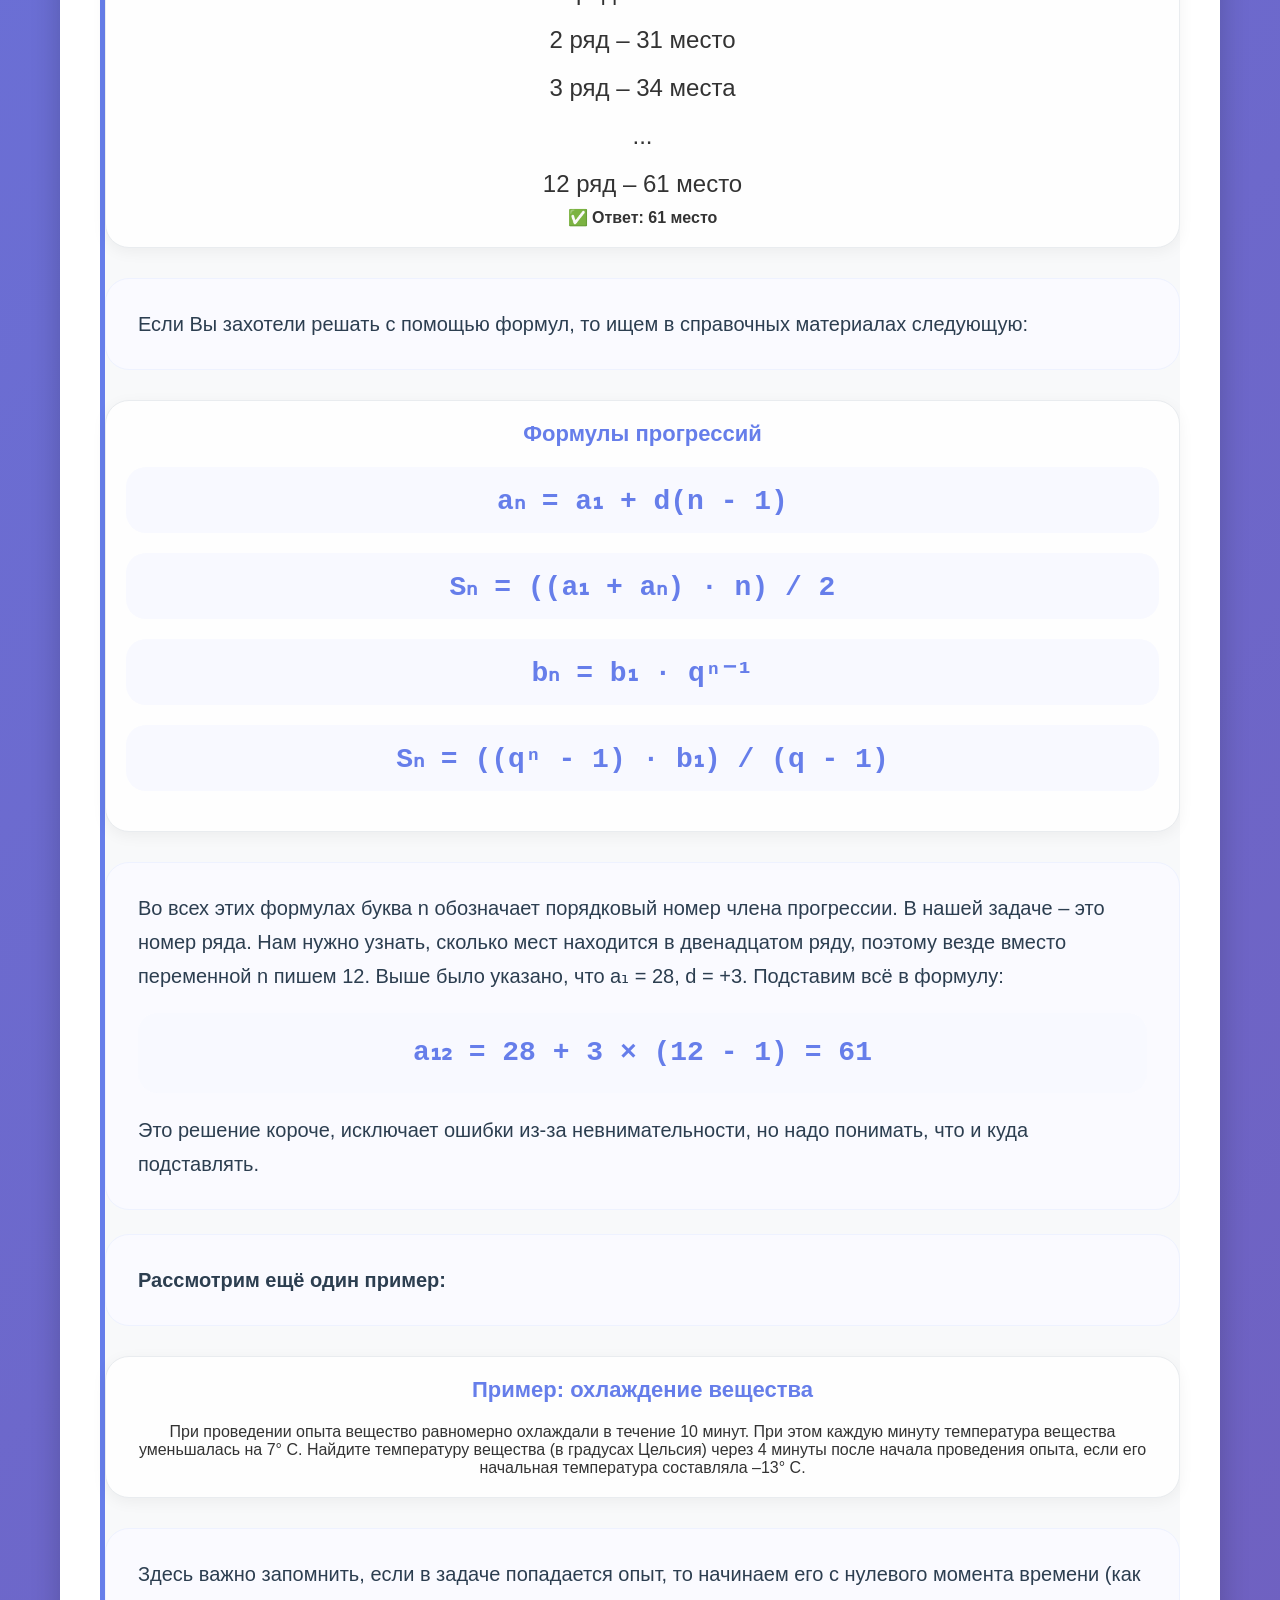
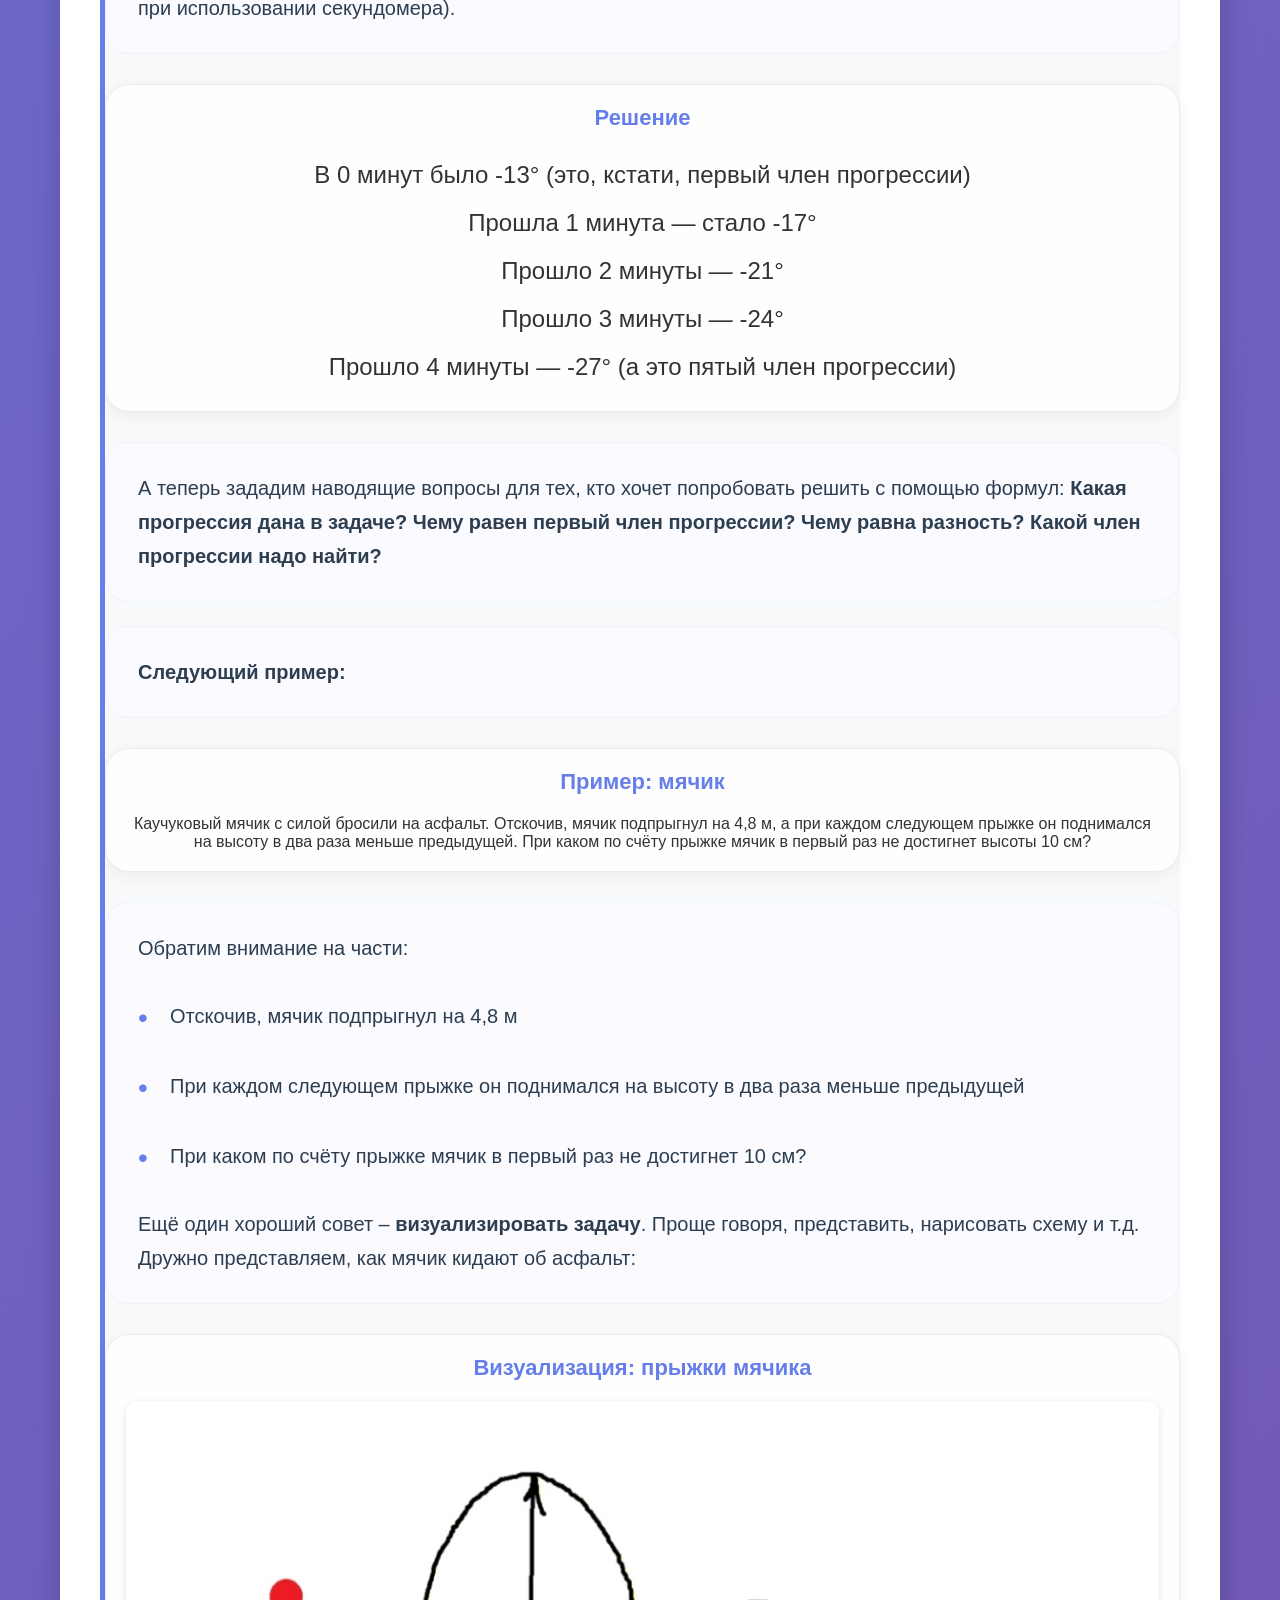
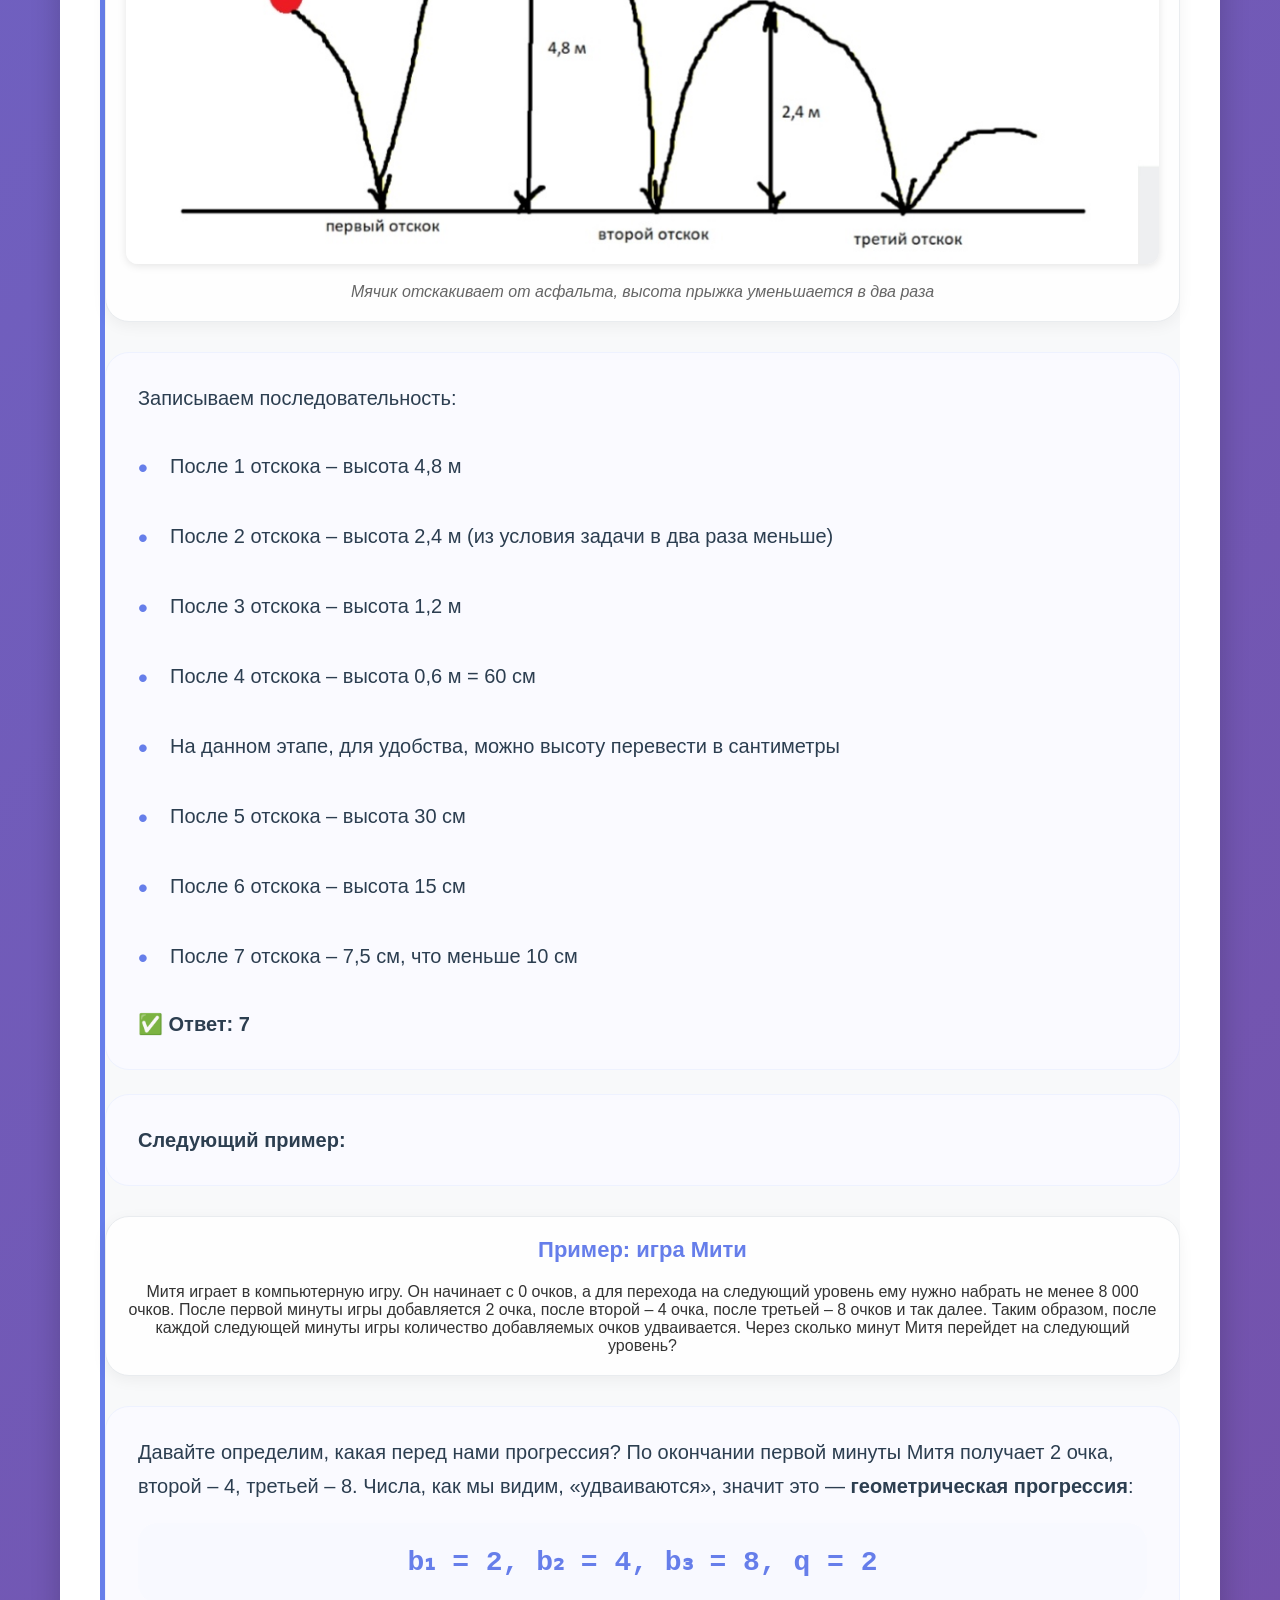
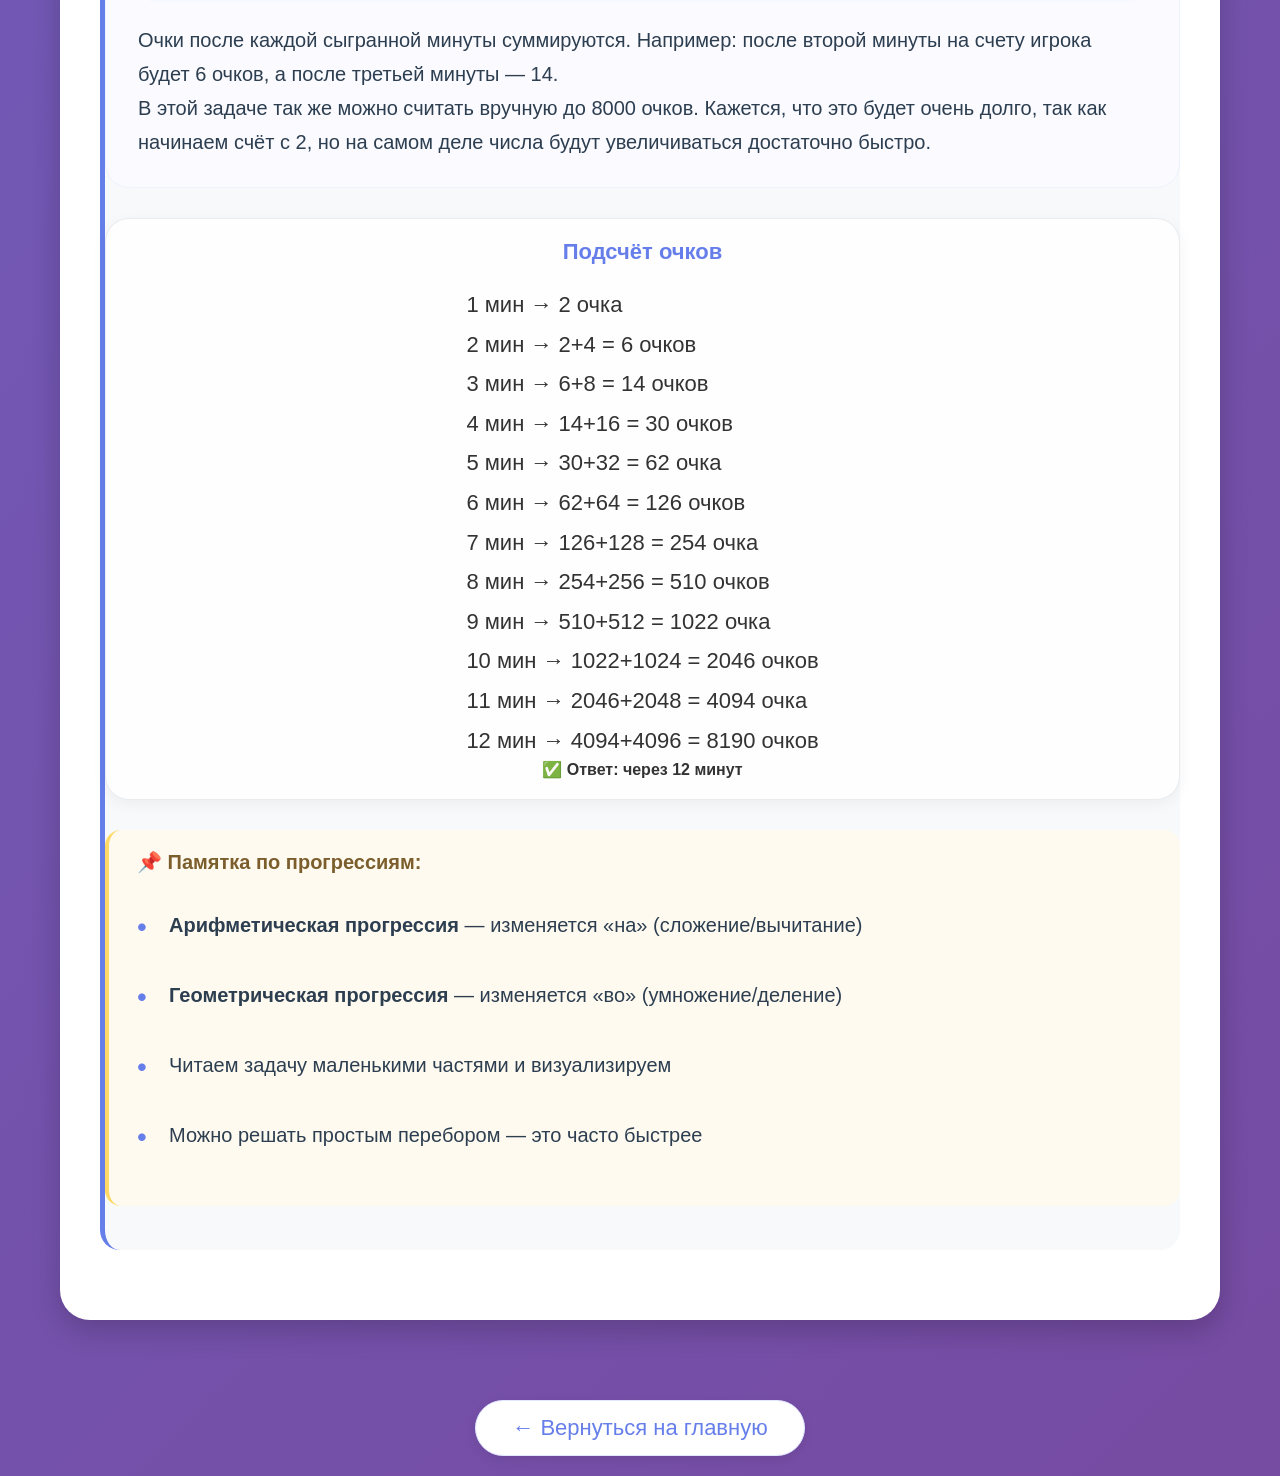
<file: task14.html>
<!DOCTYPE html>
<html lang="ru">
<head>
    <meta charset="UTF-8">
    <meta name="viewport" content="width=device-width, initial-scale=1.0">
    <title>ОГЭ Алгебра | Задание №14</title>
    <link rel="stylesheet" href="style.css">
    <style>
        * {
            margin: 0;
            padding: 0;
            box-sizing: border-box;
        }
        
        .instruction-section {
            background: white;
            border-radius: 30px;
            padding: 40px;
            margin: 40px 0;
            box-shadow: 0 10px 30px rgba(0,0,0,0.2);
        }
        
        .instruction-title {
            font-size: 36px;
            color: #667eea;
            margin-bottom: 30px;
            font-weight: 700;
            border-bottom: 3px solid #ffd700;
            padding-bottom: 15px;
        }
        
        .instruction-block {
            padding: 20px 0;
        }
        
        .text-block {
            background: #fafaff;
            border-radius: 24px;
            padding: 28px 32px;
            margin: 24px 0;
            line-height: 1.7;
            font-size: 20px;
            color: #2c3e50;
            border: 1px solid #eef2ff;
        }
        
        .highlight-block {
            background: #fffaf0;
            border-left: 4px solid #ffd966;
            border-radius: 16px;
            padding: 20px 28px;
            margin: 24px 0;
            font-size: 20px;
            color: #7b5e2c;
        }
        
        .figure-card {
            background: #fefefe;
            border-radius: 24px;
            padding: 20px;
            margin: 30px 0;
            text-align: center;
            border: 1px solid #e9ecef;
            box-shadow: 0 4px 15px rgba(0,0,0,0.05);
        }
        
        .figure-title {
            font-size: 22px;
            font-weight: 600;
            color: #667eea;
            margin-bottom: 20px;
            text-align: center;
        }
        
        .figure-img {
            max-width: 100%;
            height: auto;
            border-radius: 12px;
            box-shadow: 0 2px 8px rgba(0,0,0,0.1);
        }
        
        .img-caption {
            margin-top: 15px;
            font-size: 16px;
            color: #666;
            font-style: italic;
        }
        
        .formula {
            font-size: 28px;
            font-weight: 600;
            color: #667eea;
            text-align: center;
            padding: 16px 20px;
            background: #f8f9ff;
            border-radius: 20px;
            font-family: 'Courier New', monospace;
            margin: 20px 0;
        }
        
        .step-list {
            list-style: none;
            padding: 0;
            margin: 24px 0;
        }
        
        .step-list li {
            margin: 16px 0;
            padding: 12px 0 12px 32px;
            font-size: 20px;
            line-height: 1.5;
            color: #2c3e50;
            position: relative;
        }
        
        .step-list li::before {
            content: "•";
            color: #667eea;
            font-size: 28px;
            position: absolute;
            left: 0;
            top: 8px;
        }
        
        .back-button {
            margin-top: 40px;
            padding: 14px 36px;
            font-size: 22px;
            background: white;
            color: #667eea;
            border: none;
            border-radius: 60px;
            cursor: pointer;
            transition: all 0.3s ease;
            box-shadow: 0 4px 12px rgba(0,0,0,0.08);
            text-decoration: none;
            display: inline-block;
            border: 1px solid #e0e7ff;
        }
        
        .back-button:hover {
            transform: translateY(-3px);
            box-shadow: 0 8px 20px rgba(102,126,234,0.15);
        }
        
        .back-to-top {
            position: fixed;
            bottom: 30px;
            right: 30px;
            width: 64px;
            height: 64px;
            background: #ffffff;
            color: #667eea;
            border: 1px solid #e2e8f0;
            border-radius: 50%;
            cursor: pointer;
            display: flex;
            align-items: center;
            justify-content: center;
            font-size: 32px;
            box-shadow: 0 4px 12px rgba(0,0,0,0.1);
            transition: all 0.2s ease;
            z-index: 999;
            opacity: 0;
            visibility: hidden;
        }
        
        .back-to-top.show {
            opacity: 1;
            visibility: visible;
        }
        
        .back-to-top:hover {
            background: #f1f5f9;
            transform: translateY(-4px);
        }
        
        @media (max-width: 768px) {
            .instruction-section {
                padding: 24px;
            }
            .figure-img {
                width: 100%;
            }
        }
    </style>
</head>
<body>
    <header class="header">
        <div class="site-title">ОГЭ Математика</div>
        <button class="ref-button" onclick="openReference()">Справочные материалы</button>
    </header>

    <main class="main-content">
        <h1 class="main-title">Задание №14</h1>
        
        <div class="instruction-section">
            <h2 class="instruction-title">Инструкция к выполнению</h2>
            
            <div class="instruction-block">
                <!-- ========== НАЧАЛО ТЕКСТА ИЗ ДОКУМЕНТА ========== -->
                <div class="text-block">
                    <p>90% заданий на прогрессии на столько интуитивно простые, что не требуют знаний теории и тем более владения формулами. Они решаются простым перебором значений, но снова стоит предупредить: читаем задания крайне внимательно и маленькими частями.</p>
                </div>
                
                <div class="text-block">
                    <p><strong>Начнём с терминологии.</strong> Прогрессия — это последовательность чисел, где числа изменяются по какому-нибудь математическому закону. Например:</p>
                </div>
                
                <div class="figure-card">
                    <div class="figure-title">Примеры прогрессий</div>
                    <div style="font-size: 28px; margin: 15px 0;">
                        1, 2, 3, 4, 5, 6...
                    </div>
                    <p>- каждое следующее число на единицу больше предыдущего</p>
                    <div style="font-size: 28px; margin: 15px 0;">
                        6, 5, 4, 3, 2, 1...
                    </div>
                    <p>- каждое следующее число на единицу меньше предыдущего</p>
                    <div style="font-size: 28px; margin: 15px 0;">
                        2, 4, 8, 16, 32...
                    </div>
                    <p>- каждое следующее число в два раза больше предыдущего</p>
                </div>
                
                <div class="text-block">
                    <p>Причём каждое число в прогрессии имеет свой порядковый номер:</p>
                    <p><strong>2</strong> - первый член прогрессии, <strong>4</strong> - второй член прогрессии, <strong>8</strong> - третий член прогрессии и т.д.</p>
                </div>
                
                <div class="text-block">
                    <p>Давайте ещё вспомним математику второго класса, когда только начиналось знакомство с простейшими задачами. Они были такие:</p>
                    <p>1) На одном кусте 5 роз, а на другом <strong>на 3 розы больше</strong>. Сколько роз на втором кусте?</p>
                    <p>2) На одном кусте 5 роз, а на другом <strong>в 2 раза больше</strong>. Сколько роз на втором кусте?</p>
                    <p>Уже поняли в чём разница? — <strong>В предлогах!</strong></p>
                </div>
                
                <div class="highlight-block">
                    <p><strong>❗ В математике предлог «на» означает сложение и вычитание, а предлог «в» — умножение и деление.</strong></p>
                </div>
                
                <div class="text-block">
                    <p>То есть, в первой задаче, мы будем к 5 прибавлять 3, во второй задаче 5 умножать на 2.</p>
                    <p>В этом же заключается разница между арифметической и геометрической прогрессией:</p>
                </div>
                
                <div class="highlight-block">
                    <p><strong>Члены арифметической прогрессии увеличиваются или уменьшаются «на» какое-то числовое значение, геометрической — изменяются «во» сколько-то раз.</strong></p>
                </div>
                
                <div class="text-block">
                    <p><strong>Теперь рассмотрим пример из ОГЭ:</strong></p>
                </div>
                
                <div class="figure-card">
                    <div class="figure-title">Пример: амфитеатр</div>
                    <p>В амфитеатре 15 рядов. В первом ряду 28 мест, а в каждом следующем на 3 места больше, чем в предыдущем. Сколько мест в двенадцатом ряду амфитеатра?</p>
                </div>
                
                <div class="text-block">
                    <p>Как мы говорили в 10 и 12 заданиях, читаем задачу по частям:</p>
                    <ul class="step-list">
                        <li>В амфитеатре 15 рядов</li>
                        <li>В первом ряду 28 мест</li>
                        <li>В каждом следующем на 3 места больше, чем в предыдущем</li>
                        <li>Сколько мест в 12 ряду амфитеатра?</li>
                    </ul>
                </div>
                
                <div class="text-block">
                    <p>Каждый кусочек обдумываем и анализируем отдельно.</p>
                    <p>Скорее всего, уже стало понятно, что первое предложение не нужно для решения. Второе и третье — описывают последовательность: начинается она с числа 28 (первый член последовательности a₁ = 28), каждое следующее число увеличивается на 3 (разность d = +3). Кстати, предлог «на» говорит о том, что перед нами <strong>арифметическая прогрессия</strong>, а в скобках указаны термины и обозначения. Так как прогрессия задаётся математическим законом, значит будут формулы (которые есть в справочных материалах).</p>
                </div>
                
                <div class="text-block">
                    <p>Перед нами встаёт выбор: решить по формулам, либо к 28 прибавлять 3, пока не доберёмся до 12 ряда.</p>
                    <p>Последний вариант решения явно понятней и предпочтительней. Главное, не запутаться в решении. Если Вы выбрали этот путь, распишите решение подробно, чтобы избежать ошибок:</p>
                </div>
                
                <div class="figure-card">
                    <div class="figure-title">Решение перебором</div>
                    <div style="font-size: 24px; line-height: 2;">
                        1 ряд – 28 мест<br>
                        2 ряд – 31 место<br>
                        3 ряд – 34 места<br>
                        ...<br>
                        12 ряд – 61 место
                    </div>
                    <p><strong>✅ Ответ: 61 место</strong></p>
                </div>
                
                <div class="text-block">
                    <p>Если Вы захотели решать с помощью формул, то ищем в справочных материалах следующую:</p>
                </div>
                
                <div class="figure-card">
                    <div class="figure-title">Формулы прогрессий</div>
                    <div class="formula">aₙ = a₁ + d(n - 1)</div>
                    <div class="formula">Sₙ = ((a₁ + aₙ) · n) / 2</div>
                    <div class="formula">bₙ = b₁ · qⁿ⁻¹</div>
                    <div class="formula">Sₙ = ((qⁿ - 1) · b₁) / (q - 1)</div>
                </div>
                
                <div class="text-block">
                    <p>Во всех этих формулах буква n обозначает порядковый номер члена прогрессии. В нашей задаче – это номер ряда. Нам нужно узнать, сколько мест находится в двенадцатом ряду, поэтому везде вместо переменной n пишем 12. Выше было указано, что a₁ = 28, d = +3. Подставим всё в формулу:</p>
                    <div class="formula">a₁₂ = 28 + 3 × (12 - 1) = 61</div>
                    <p>Это решение короче, исключает ошибки из-за невнимательности, но надо понимать, что и куда подставлять.</p>
                </div>
                
                <div class="text-block">
                    <p><strong>Рассмотрим ещё один пример:</strong></p>
                </div>
                
                <div class="figure-card">
                    <div class="figure-title">Пример: охлаждение вещества</div>
                    <p>При проведении опыта вещество равномерно охлаждали в течение 10 минут. При этом каждую минуту температура вещества уменьшалась на 7° С. Найдите температуру вещества (в градусах Цельсия) через 4 минуты после начала проведения опыта, если его начальная температура составляла –13° С.</p>
                </div>
                
                <div class="text-block">
                    <p>Здесь важно запомнить, если в задаче попадается опыт, то начинаем его с нулевого момента времени (как при использовании секундомера).</p>
                </div>
                
                <div class="figure-card">
                    <div class="figure-title">Решение</div>
                    <div style="font-size: 24px; line-height: 2;">
                        В 0 минут было -13° (это, кстати, первый член прогрессии)<br>
                        Прошла 1 минута — стало -17°<br>
                        Прошло 2 минуты — -21°<br>
                        Прошло 3 минуты — -24°<br>
                        Прошло 4 минуты — -27° (а это пятый член прогрессии)
                    </div>
                </div>
                
                <div class="text-block">
                    <p>А теперь зададим наводящие вопросы для тех, кто хочет попробовать решить с помощью формул: <strong>Какая прогрессия дана в задаче? Чему равен первый член прогрессии? Чему равна разность? Какой член прогрессии надо найти?</strong></p>
                </div>
                
                <!-- ========== ДОБАВЛЕННЫЙ МАТЕРИАЛ ========== -->
                <div class="text-block">
                    <p><strong>Следующий пример:</strong></p>
                </div>
                
                <div class="figure-card">
                    <div class="figure-title">Пример: мячик</div>
                    <p>Каучуковый мячик с силой бросили на асфальт. Отскочив, мячик подпрыгнул на 4,8 м, а при каждом следующем прыжке он поднимался на высоту в два раза меньше предыдущей. При каком по счёту прыжке мячик в первый раз не достигнет высоты 10 см?</p>
                </div>
                
                <div class="text-block">
                    <p>Обратим внимание на части:</p>
                    <ul class="step-list">
                        <li>Отскочив, мячик подпрыгнул на 4,8 м</li>
                        <li>При каждом следующем прыжке он поднимался на высоту в два раза меньше предыдущей</li>
                        <li>При каком по счёту прыжке мячик в первый раз не достигнет 10 см?</li>
                    </ul>
                    <p>Ещё один хороший совет – <strong>визуализировать задачу</strong>. Проще говоря, представить, нарисовать схему и т.д.</p>
                    <p>Дружно представляем, как мячик кидают об асфальт:</p>
                </div>
                
                <!-- ФОТОГРАФИЯ МЯЧИКА (если есть, вставьте media/mячик.png) -->
                <div class="figure-card">
                    <div class="figure-title">Визуализация: прыжки мячика</div>
                    <img src="media/mячик.png" alt="Мячик отскакивает от асфальта" class="figure-img" onerror="this.style.display='none'">
                    <div class="img-caption">Мячик отскакивает от асфальта, высота прыжка уменьшается в два раза</div>
                </div>
                
                <div class="text-block">
                    <p>Записываем последовательность:</p>
                    <ul class="step-list">
                        <li>После 1 отскока – высота 4,8 м</li>
                        <li>После 2 отскока – высота 2,4 м (из условия задачи в два раза меньше)</li>
                        <li>После 3 отскока – высота 1,2 м</li>
                        <li>После 4 отскока – высота 0,6 м = 60 см</li>
                        <li>На данном этапе, для удобства, можно высоту перевести в сантиметры</li>
                        <li>После 5 отскока – высота 30 см</li>
                        <li>После 6 отскока – высота 15 см</li>
                        <li>После 7 отскока – 7,5 см, что меньше 10 см</li>
                    </ul>
                    <p><strong>✅ Ответ: 7</strong></p>
                </div>
                
                <!-- Пример с Митей (добавленный) -->
                <div class="text-block">
                    <p><strong>Следующий пример:</strong></p>
                </div>
                
                <div class="figure-card">
                    <div class="figure-title">Пример: игра Мити</div>
                    <p>Митя играет в компьютерную игру. Он начинает с 0 очков, а для перехода на следующий уровень ему нужно набрать не менее 8 000 очков. После первой минуты игры добавляется 2 очка, после второй – 4 очка, после третьей – 8 очков и так далее. Таким образом, после каждой следующей минуты игры количество добавляемых очков удваивается. Через сколько минут Митя перейдет на следующий уровень?</p>
                </div>
                
                <div class="text-block">
                    <p>Давайте определим, какая перед нами прогрессия? По окончании первой минуты Митя получает 2 очка, второй – 4, третьей – 8. Числа, как мы видим, «удваиваются», значит это — <strong>геометрическая прогрессия</strong>:</p>
                    <div class="formula">b₁ = 2, b₂ = 4, b₃ = 8, q = 2</div>
                    <p>Очки после каждой сыгранной минуты суммируются. Например: после второй минуты на счету игрока будет 6 очков, а после третьей минуты — 14.</p>
                    <p>В этой задаче так же можно считать вручную до 8000 очков. Кажется, что это будет очень долго, так как начинаем счёт с 2, но на самом деле числа будут увеличиваться достаточно быстро.</p>
                </div>
                
                <div class="figure-card">
                    <div class="figure-title">Подсчёт очков</div>
                    <div style="font-size: 22px; line-height: 1.8; text-align: left; display: inline-block;">
                        1 мин → 2 очка<br>
                        2 мин → 2+4 = 6 очков<br>
                        3 мин → 6+8 = 14 очков<br>
                        4 мин → 14+16 = 30 очков<br>
                        5 мин → 30+32 = 62 очка<br>
                        6 мин → 62+64 = 126 очков<br>
                        7 мин → 126+128 = 254 очка<br>
                        8 мин → 254+256 = 510 очков<br>
                        9 мин → 510+512 = 1022 очка<br>
                        10 мин → 1022+1024 = 2046 очков<br>
                        11 мин → 2046+2048 = 4094 очка<br>
                        12 мин → 4094+4096 = 8190 очков
                    </div>
                    <p><strong>✅ Ответ: через 12 минут</strong></p>
                </div>
                
                <div class="highlight-block">
                    <p><strong>📌 Памятка по прогрессиям:</strong></p>
                    <ul class="step-list">
                        <li><strong>Арифметическая прогрессия</strong> — изменяется «на» (сложение/вычитание)</li>
                        <li><strong>Геометрическая прогрессия</strong> — изменяется «во» (умножение/деление)</li>
                        <li>Читаем задачу маленькими частями и визуализируем</li>
                        <li>Можно решать простым перебором — это часто быстрее</li>
                    </ul>
                </div>
            </div>
        </div>
        
        <div style="text-align: center;">
            <a href="index.html" class="back-button">← Вернуться на главную</a>
        </div>
    </main>

    <button class="back-to-top" id="backToTopBtn" onclick="scrollToTop()">↑</button>

    <div id="referenceModal" class="modal">
        <div class="modal-content">
            <span class="close-button" onclick="closeReference()">&times;</span>
            <h2 class="ref-title">СПРАВОЧНЫЕ МАТЕРИАЛЫ</h2>
           <img src="images/справочные материалы 6.jpg" alt="Справочные" style="width: 910px; height: auto;">
    </div>

    <script>
        function openReference() {
            document.getElementById('referenceModal').style.display = 'block';
            document.body.style.overflow = 'hidden';
        }
        function closeReference() {
            document.getElementById('referenceModal').style.display = 'none';
            document.body.style.overflow = 'auto';
        }
        window.onclick = function(e) {
            let modal = document.getElementById('referenceModal');
            if (e.target === modal) { modal.style.display = 'none'; document.body.style.overflow = 'auto'; }
        };
        document.addEventListener('keydown', function(e) {
            if (e.key === 'Escape') {
                let modal = document.getElementById('referenceModal');
                if (modal.style.display === 'block') { modal.style.display = 'none'; document.body.style.overflow = 'auto'; }
            }
        });
        window.addEventListener('scroll', function() {
            let btn = document.getElementById('backToTopBtn');
            if (window.scrollY > 400) btn.classList.add('show');
            else btn.classList.remove('show');
        });
        function scrollToTop() { window.scrollTo({ top: 0, behavior: 'smooth' }); }
    </script>
</body>
</html>
</file>
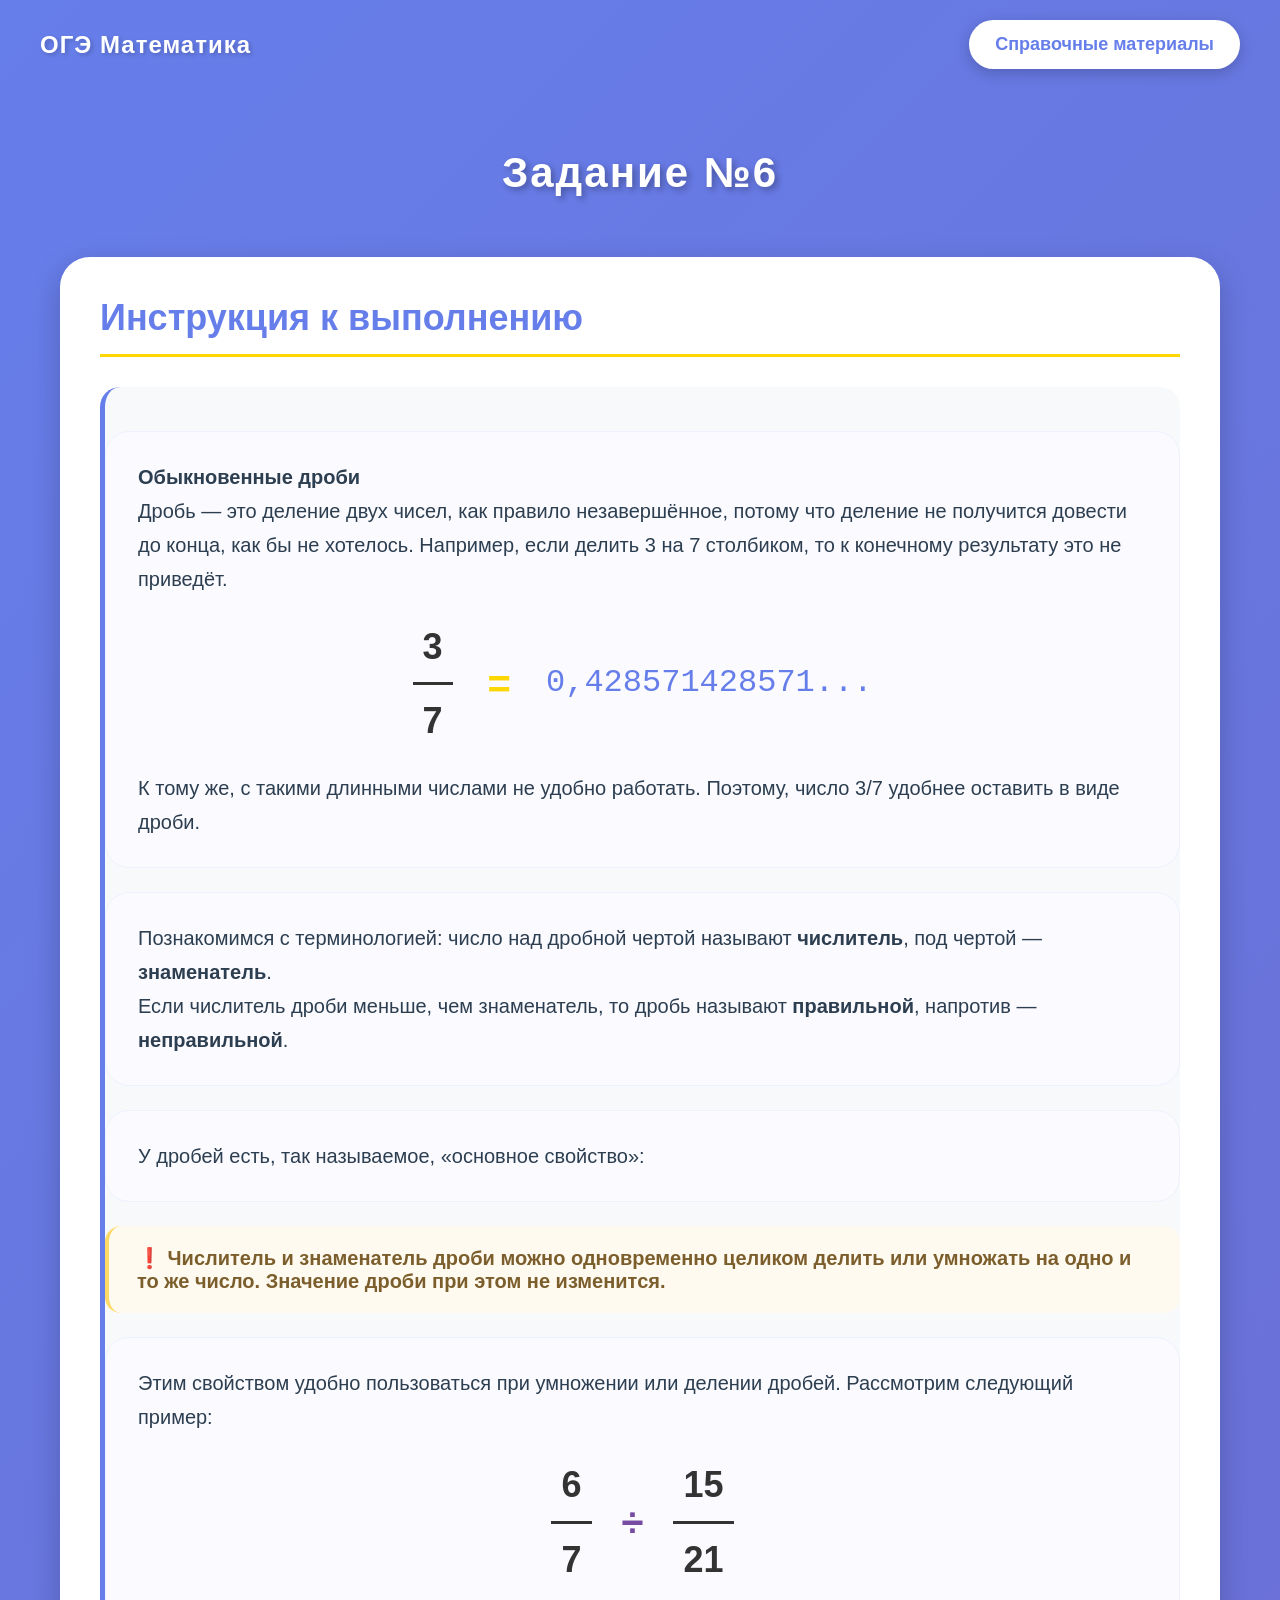
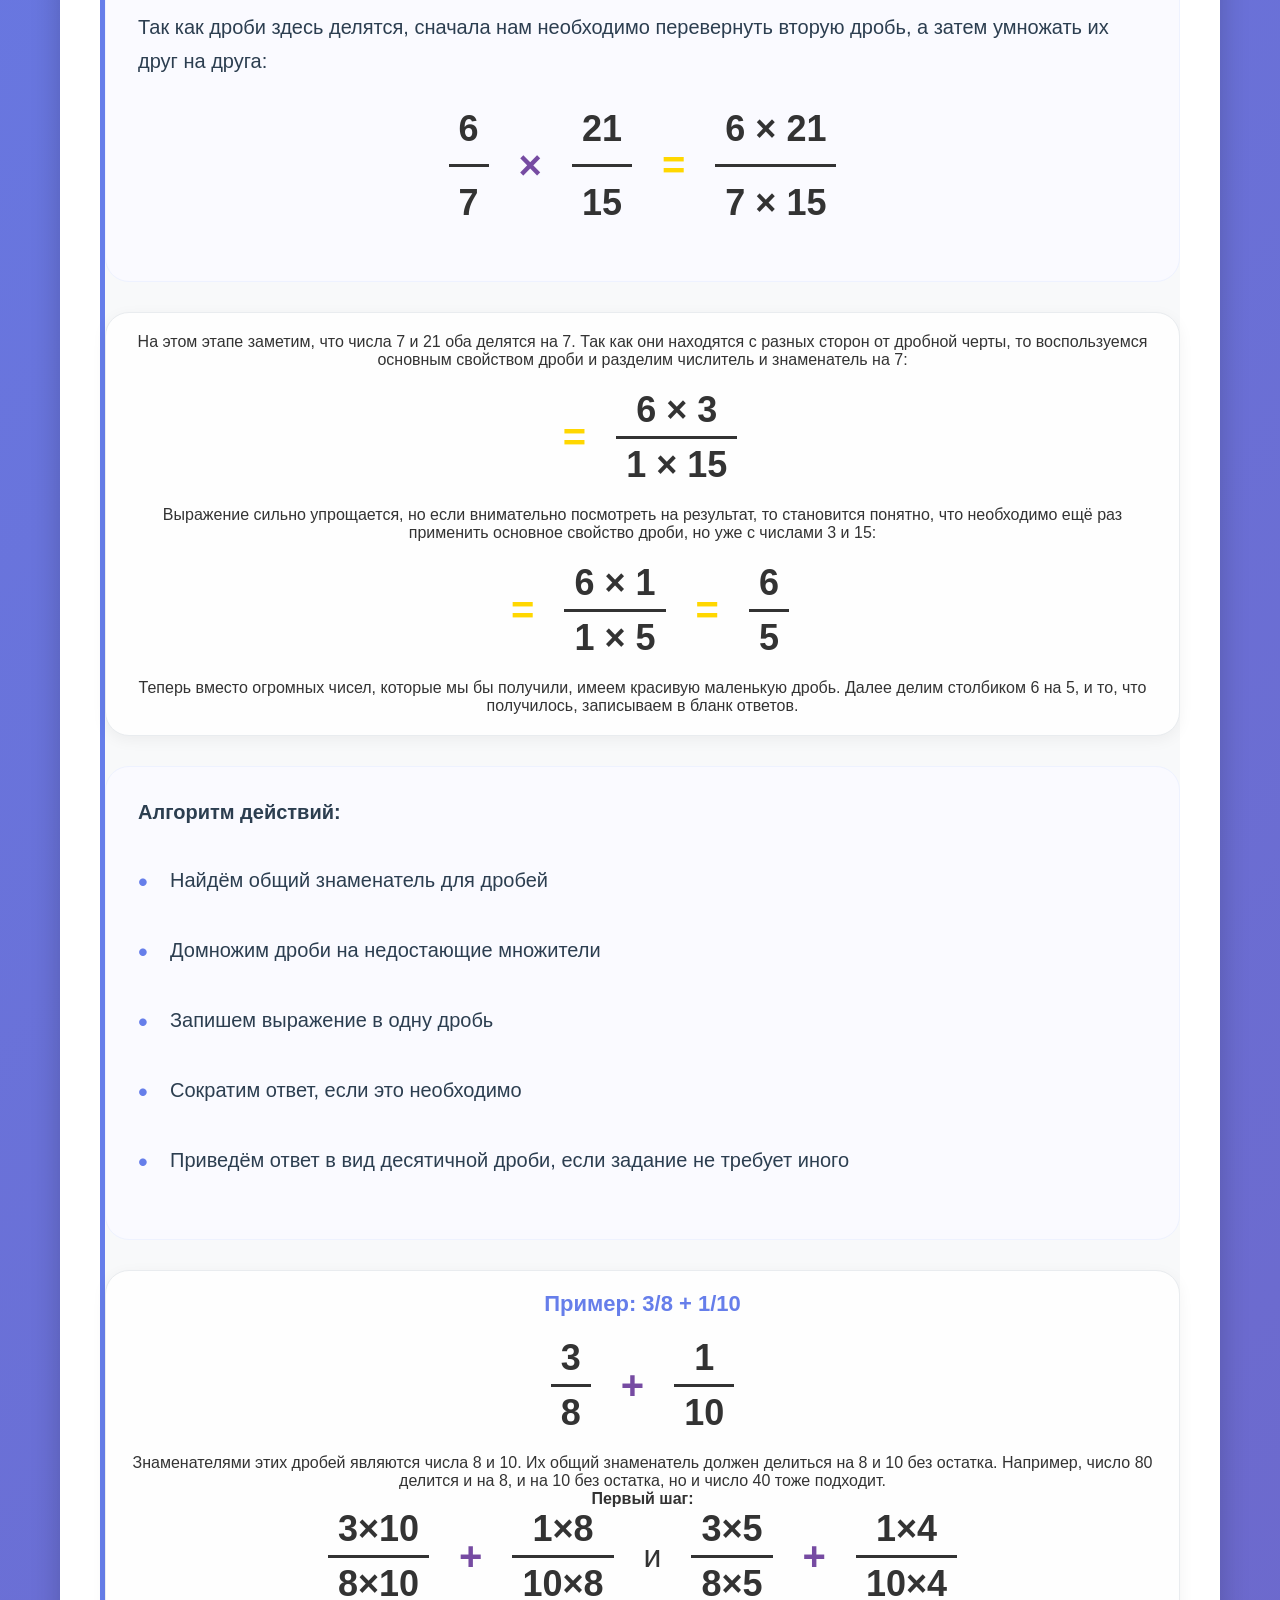
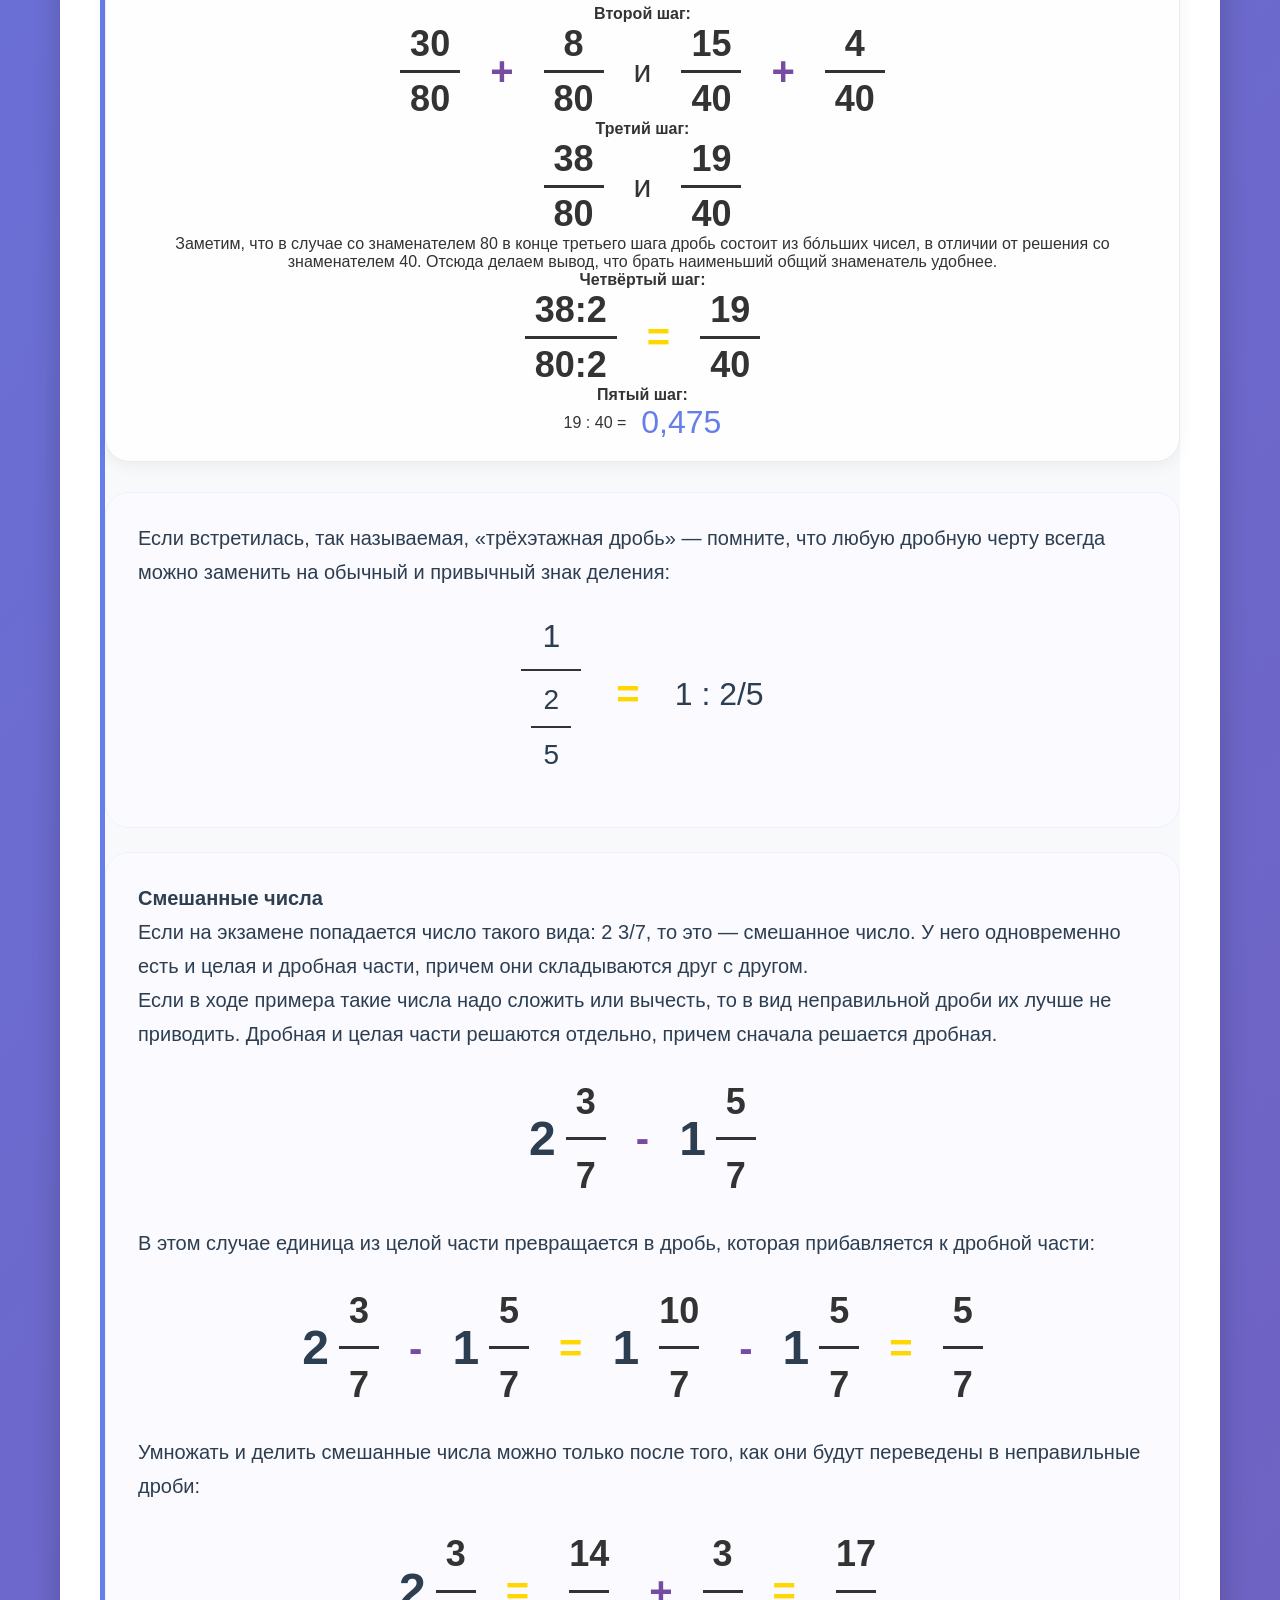
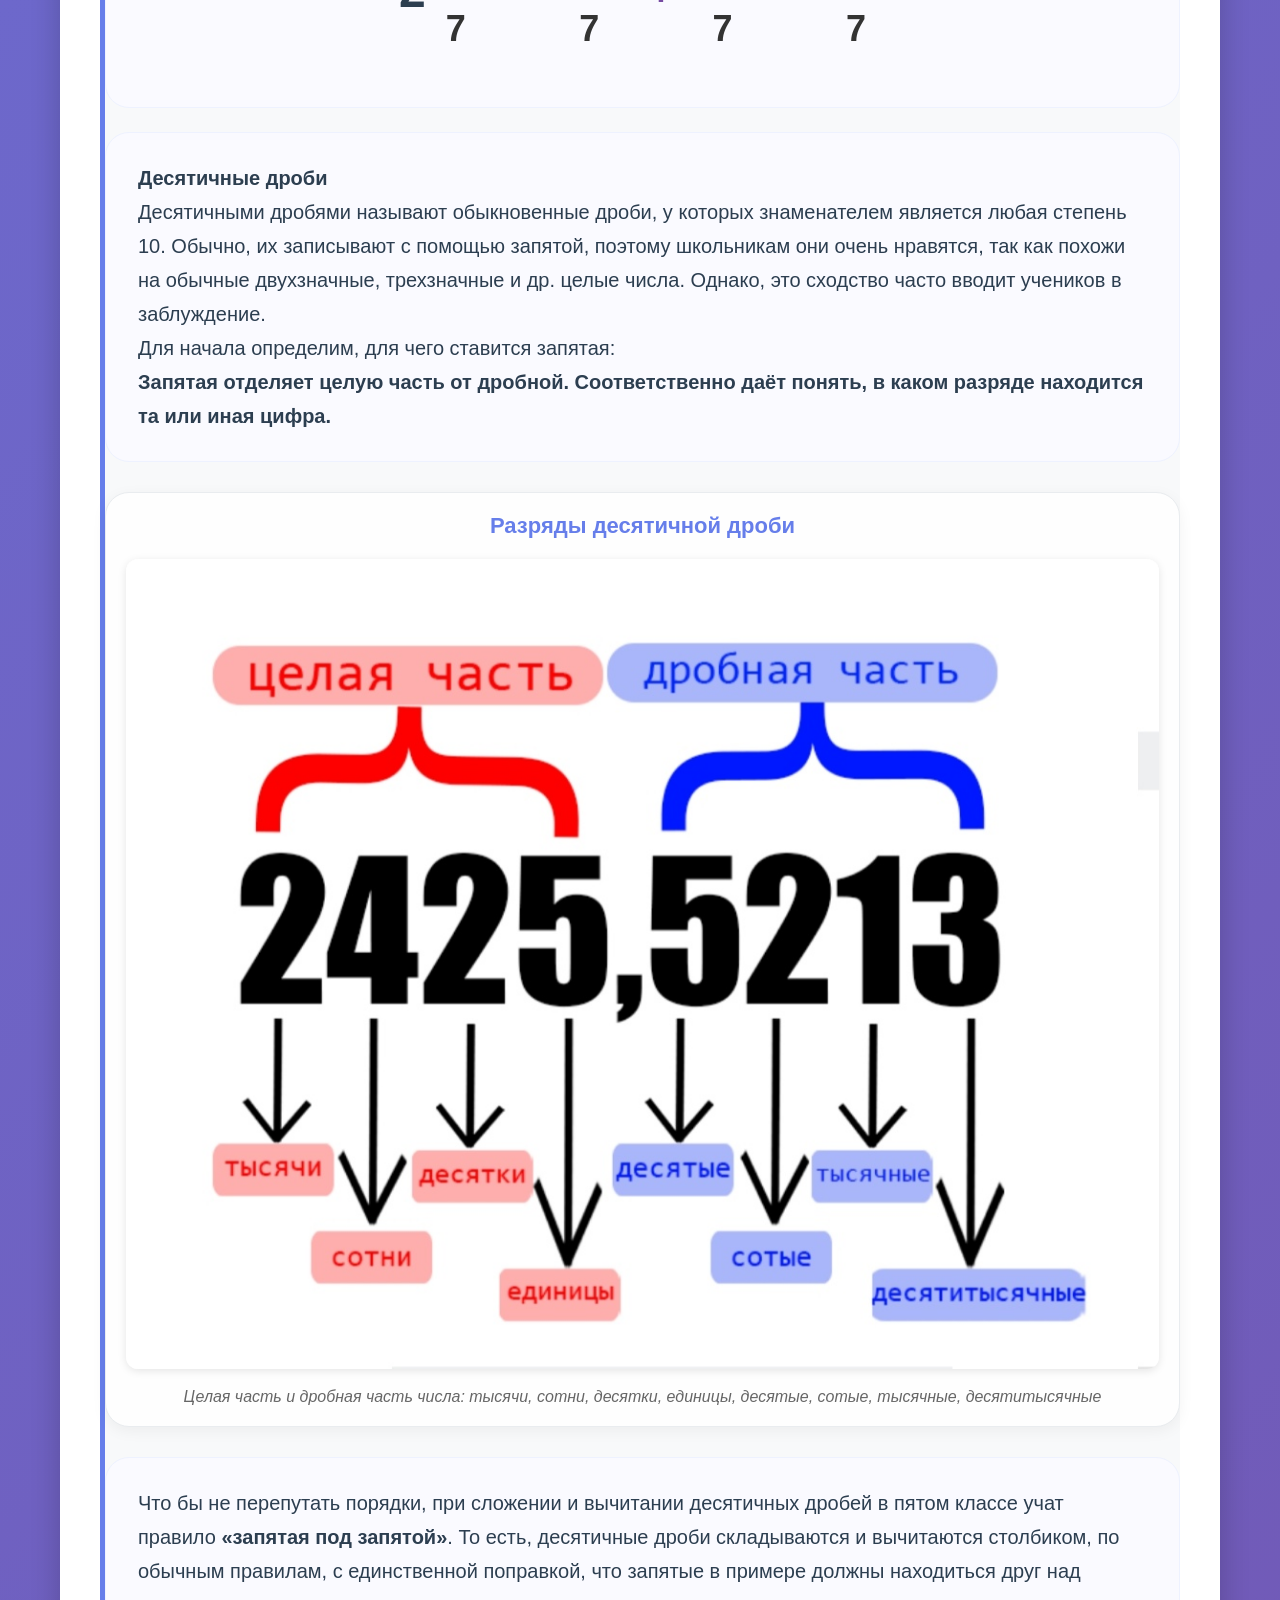
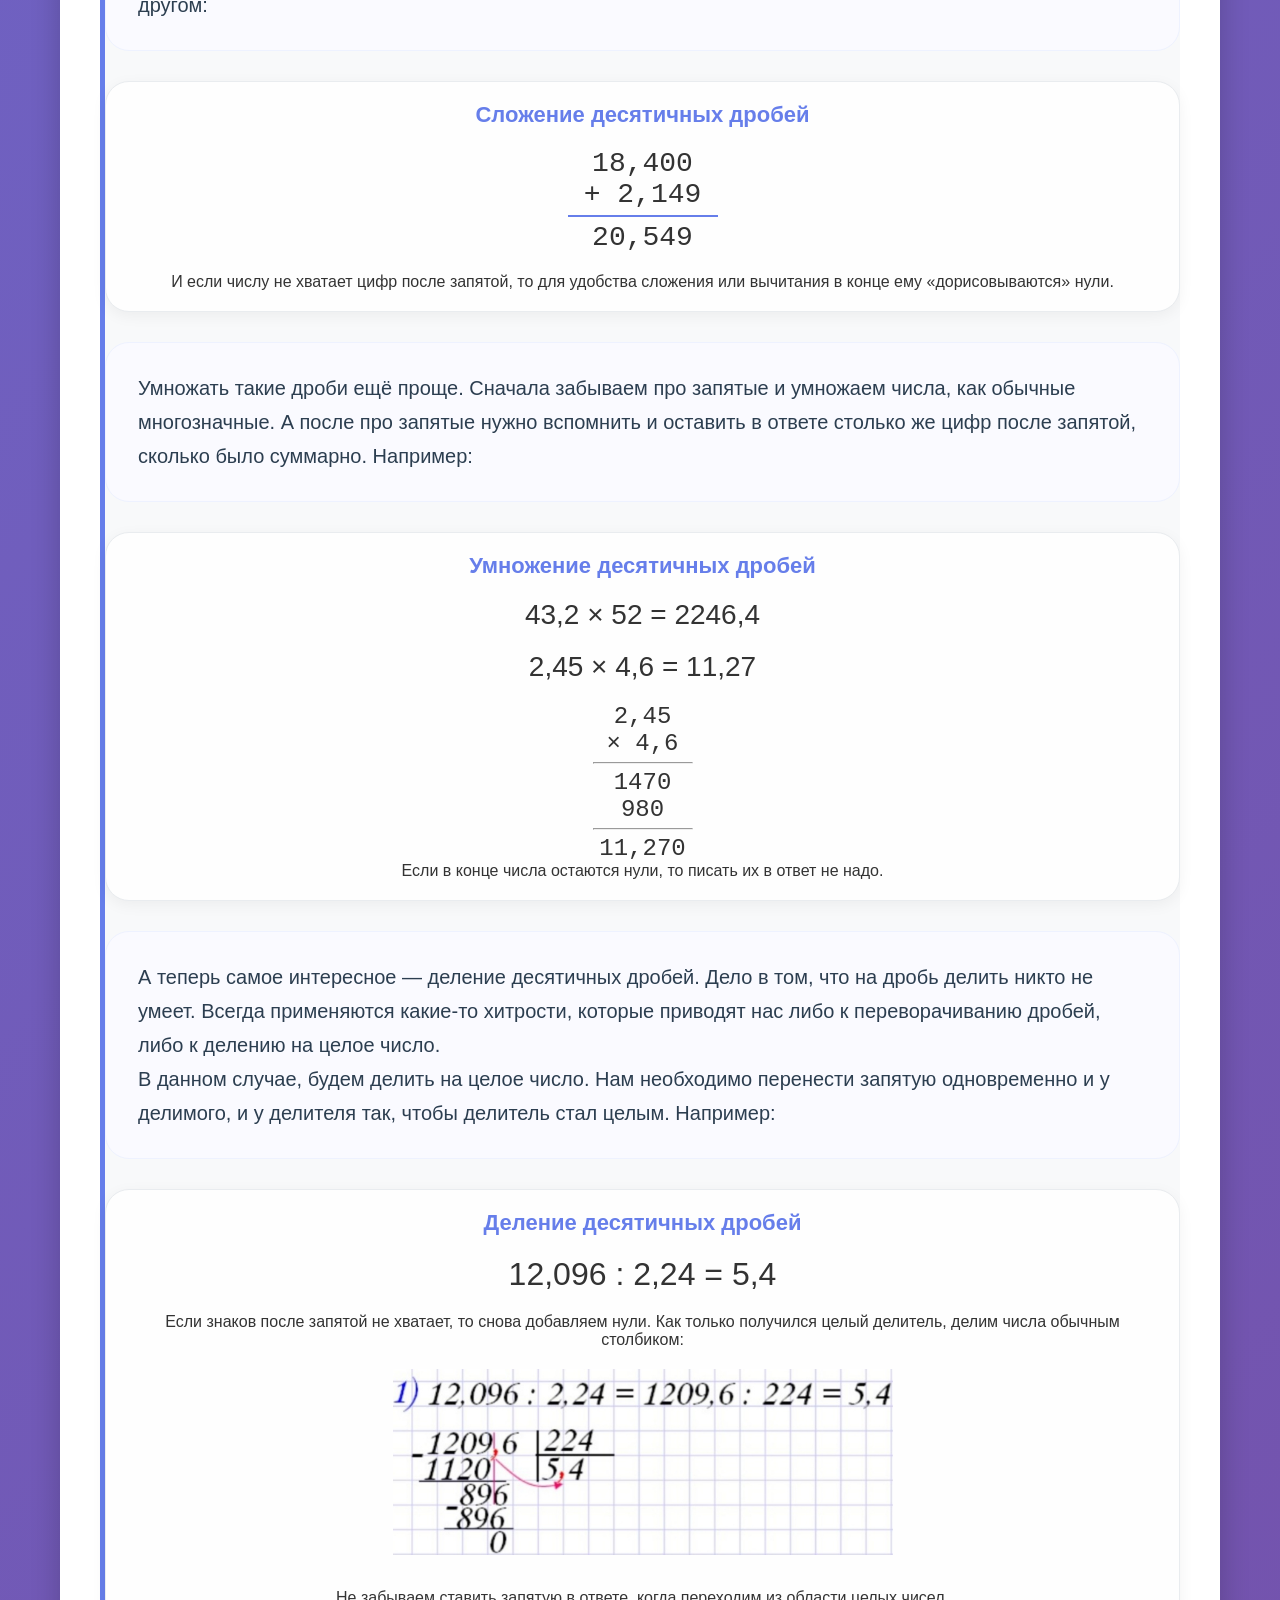
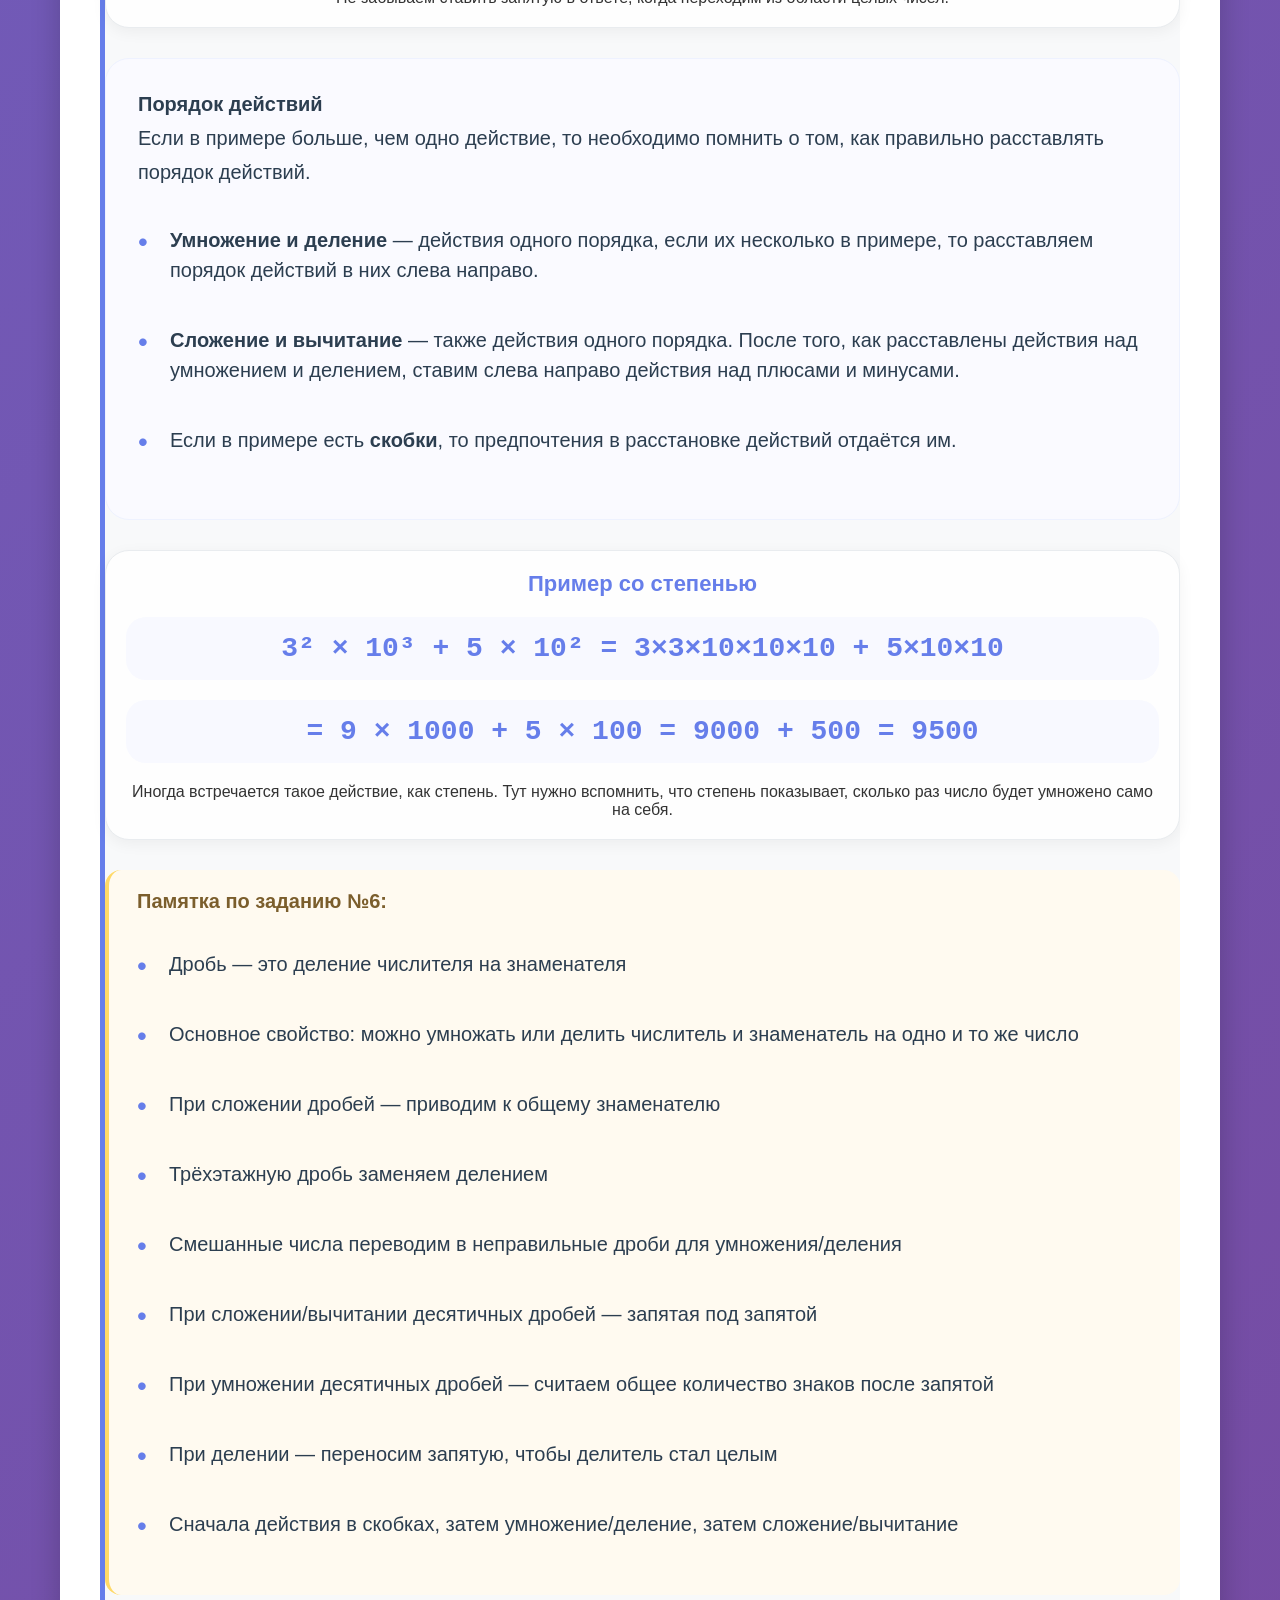
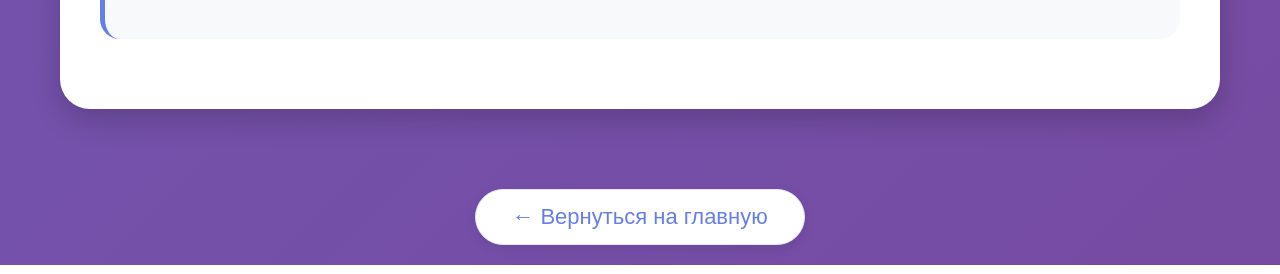
<file: task6.html>
<!DOCTYPE html>
<html lang="ru">
<head>
    <meta charset="UTF-8">
    <meta name="viewport" content="width=device-width, initial-scale=1.0">
    <title>ОГЭ Алгебра | Задание №6</title>
    <link rel="stylesheet" href="style.css">
    <style>
        * {
            margin: 0;
            padding: 0;
            box-sizing: border-box;
        }
        
        .instruction-section {
            background: white;
            border-radius: 30px;
            padding: 40px;
            margin: 40px 0;
            box-shadow: 0 10px 30px rgba(0,0,0,0.2);
        }
        
        .instruction-title {
            font-size: 36px;
            color: #667eea;
            margin-bottom: 30px;
            font-weight: 700;
            border-bottom: 3px solid #ffd700;
            padding-bottom: 15px;
        }
        
        .instruction-block {
            padding: 20px 0;
        }
        
        .text-block {
            background: #fafaff;
            border-radius: 24px;
            padding: 28px 32px;
            margin: 24px 0;
            line-height: 1.7;
            font-size: 20px;
            color: #2c3e50;
            border: 1px solid #eef2ff;
        }
        
        .highlight-block {
            background: #fffaf0;
            border-left: 4px solid #ffd966;
            border-radius: 16px;
            padding: 20px 28px;
            margin: 24px 0;
            font-size: 20px;
            color: #7b5e2c;
        }
        
        .figure-card {
            background: #fefefe;
            border-radius: 24px;
            padding: 20px;
            margin: 30px 0;
            text-align: center;
            border: 1px solid #e9ecef;
            box-shadow: 0 4px 15px rgba(0,0,0,0.05);
        }
        
        .figure-title {
            font-size: 22px;
            font-weight: 600;
            color: #667eea;
            margin-bottom: 20px;
            text-align: center;
        }
        
        .figure-img {
            max-width: 100%;
            height: auto;
            border-radius: 12px;
            box-shadow: 0 2px 8px rgba(0,0,0,0.1);
        }
        
        .img-caption {
            margin-top: 15px;
            font-size: 16px;
            color: #666;
            font-style: italic;
        }
        
        .formula {
            font-size: 28px;
            font-weight: 600;
            color: #667eea;
            text-align: center;
            padding: 16px 20px;
            background: #f8f9ff;
            border-radius: 20px;
            font-family: 'Courier New', monospace;
            margin: 20px 0;
        }
        
        .step-list {
            list-style: none;
            padding: 0;
            margin: 24px 0;
        }
        
        .step-list li {
            margin: 16px 0;
            padding: 12px 0 12px 32px;
            font-size: 20px;
            line-height: 1.5;
            color: #2c3e50;
            position: relative;
        }
        
        .step-list li::before {
            content: "•";
            color: #667eea;
            font-size: 28px;
            position: absolute;
            left: 0;
            top: 8px;
        }
        
        .fraction {
            display: inline-flex;
            flex-direction: column;
            align-items: center;
            vertical-align: middle;
        }
        
        .fraction .top {
            font-size: 36px;
            font-weight: 600;
            color: #333;
            padding: 0 10px;
        }
        
        .fraction .bottom {
            font-size: 36px;
            font-weight: 600;
            color: #333;
            padding: 0 10px;
            border-top: 3px solid #333;
            padding-top: 5px;
            margin-top: 5px;
        }
        
        .operation {
            font-size: 40px;
            font-weight: 600;
            color: #764ba2;
            margin: 0 15px;
            display: inline-flex;
            align-items: center;
            vertical-align: middle;
        }
        
        .equals {
            font-size: 40px;
            font-weight: 600;
            color: #ffd700;
            margin: 0 15px;
            display: inline-flex;
            align-items: center;
            vertical-align: middle;
        }
        
        .back-button {
            margin-top: 40px;
            padding: 14px 36px;
            font-size: 22px;
            background: white;
            color: #667eea;
            border: none;
            border-radius: 60px;
            cursor: pointer;
            transition: all 0.3s ease;
            box-shadow: 0 4px 12px rgba(0,0,0,0.08);
            text-decoration: none;
            display: inline-block;
            border: 1px solid #e0e7ff;
        }
        
        .back-button:hover {
            transform: translateY(-3px);
            box-shadow: 0 8px 20px rgba(102,126,234,0.15);
        }
        
        .back-to-top {
            position: fixed;
            bottom: 30px;
            right: 30px;
            width: 64px;
            height: 64px;
            background: #ffffff;
            color: #667eea;
            border: 1px solid #e2e8f0;
            border-radius: 50%;
            cursor: pointer;
            display: flex;
            align-items: center;
            justify-content: center;
            font-size: 32px;
            box-shadow: 0 4px 12px rgba(0,0,0,0.1);
            transition: all 0.2s ease;
            z-index: 999;
            opacity: 0;
            visibility: hidden;
        }
        
        .back-to-top.show {
            opacity: 1;
            visibility: visible;
        }
        
        .back-to-top:hover {
            background: #f1f5f9;
            transform: translateY(-4px);
        }
        
        @media (max-width: 768px) {
            .instruction-section {
                padding: 24px;
            }
            .fraction .top, .fraction .bottom {
                font-size: 28px;
            }
            .operation, .equals {
                font-size: 32px;
                margin: 0 8px;
            }
        }
    </style>
</head>
<body>
    <header class="header">
        <div class="site-title">ОГЭ Математика</div>
        <button class="ref-button" onclick="openReference()">Справочные материалы</button>
    </header>

    <main class="main-content">
        <h1 class="main-title">Задание №6</h1>
        
        <div class="instruction-section">
            <h2 class="instruction-title">Инструкция к выполнению</h2>
            
            <div class="instruction-block">
                <!-- ========== ОБЫКНОВЕННЫЕ ДРОБИ ========== -->
                <div class="text-block">
                    <p><strong>Обыкновенные дроби</strong></p>
                    <p>Дробь — это деление двух чисел, как правило незавершённое, потому что деление не получится довести до конца, как бы не хотелось. Например, если делить 3 на 7 столбиком, то к конечному результату это не приведёт.</p>
                    
                    <div style="display: flex; align-items: center; justify-content: center; gap: 20px; margin: 20px 0;">
                        <div class="fraction">
                            <span class="top">3</span>
                            <span class="bottom">7</span>
                        </div>
                        <span class="equals">=</span>
                        <span style="font-size: 32px; font-family: monospace; color: #667eea;">0,428571428571...</span>
                    </div>
                    
                    <p>К тому же, с такими длинными числами не удобно работать. Поэтому, число 3/7 удобнее оставить в виде дроби.</p>
                </div>
                
                <!-- Терминология -->
                <div class="text-block">
                    <p>Познакомимся с терминологией: число над дробной чертой называют <strong>числитель</strong>, под чертой — <strong>знаменатель</strong>.</p>
                     Если числитель дроби меньше, чем знаменатель, то дробь называют <strong>правильной</strong>, напротив — <strong>неправильной</strong>.</p>
                </div>

                
                <!-- Основное свойство дроби -->
                <div class="text-block">
                    <p>У дробей есть, так называемое, «основное свойство»:</p>
                </div>
                <div class="highlight-block">
                    <p><strong>❗ Числитель и знаменатель дроби можно одновременно целиком делить или умножать на одно и то же число. Значение дроби при этом не изменится.</strong></p>
                </div>
                
                <div class="text-block">
                    <p>Этим свойством удобно пользоваться при умножении или делении дробей. Рассмотрим следующий пример:</p>
                    <div style="display: flex; align-items: center; justify-content: center; gap: 15px; margin: 20px 0;">
                        <div class="fraction"><span class="top">6</span><span class="bottom">7</span></div>
                        <span class="operation">÷</span>
                        <div class="fraction"><span class="top">15</span><span class="bottom">21</span></div>
                    </div>
                    <p>Так как дроби здесь делятся, сначала нам необходимо перевернуть вторую дробь, а затем умножать их друг на друга:</p>
                    <div style="display: flex; align-items: center; justify-content: center; gap: 15px; margin: 20px 0;">
                        <div class="fraction"><span class="top">6</span><span class="bottom">7</span></div>
                        <span class="operation">×</span>
                        <div class="fraction"><span class="top">21</span><span class="bottom">15</span></div>
                        <span class="equals">=</span>
                        <div class="fraction"><span class="top">6 × 21</span><span class="bottom">7 × 15</span></div>
                    </div>
                </div>
                
                <div class="figure-card">
                    <p>На этом этапе заметим, что числа 7 и 21 оба делятся на 7. Так как они находятся с разных сторон от дробной черты, то воспользуемся основным свойством дроби и разделим числитель и знаменатель на 7:</p>
                    <div style="display: flex; align-items: center; justify-content: center; gap: 15px; margin: 20px 0;">
                        <span class="equals">=</span>
                        <div class="fraction"><span class="top">6 × 3</span><span class="bottom">1 × 15</span></div>
                    </div>
                    <p>Выражение сильно упрощается, но если внимательно посмотреть на результат, то становится понятно, что необходимо ещё раз применить основное свойство дроби, но уже с числами 3 и 15:</p>
                    <div style="display: flex; align-items: center; justify-content: center; gap: 15px; margin: 20px 0;">
                        <span class="equals">=</span>
                        <div class="fraction"><span class="top">6 × 1</span><span class="bottom">1 × 5</span></div>
                        <span class="equals">=</span>
                        <div class="fraction"><span class="top">6</span><span class="bottom">5</span></div>
                    </div>
                    <p>Теперь вместо огромных чисел, которые мы бы получили, имеем красивую маленькую дробь. Далее делим столбиком 6 на 5, и то, что получилось, записываем в бланк ответов.</p>
                </div>
                
                <!-- Сложение и вычитание дробей -->
                <div class="text-block">
                    <p><strong>Алгоритм действий:</strong></p>
                    <ul class="step-list">
                        <li>Найдём общий знаменатель для дробей</li>
                        <li>Домножим дроби на недостающие множители</li>
                        <li>Запишем выражение в одну дробь</li>
                        <li>Сократим ответ, если это необходимо</li>
                        <li>Приведём ответ в вид десятичной дроби, если задание не требует иного</li>
                    </ul>
                </div>
                
                <div class="figure-card">
                    <div class="figure-title">Пример: 3/8 + 1/10</div>
                    <div style="display: flex; align-items: center; justify-content: center; gap: 15px; margin: 20px 0;">
                        <div class="fraction"><span class="top">3</span><span class="bottom">8</span></div>
                        <span class="operation">+</span>
                        <div class="fraction"><span class="top">1</span><span class="bottom">10</span></div>
                    </div>
                    
                    <p>Знаменателями этих дробей являются числа 8 и 10. Их общий знаменатель должен делиться на 8 и 10 без остатка. Например, число 80 делится и на 8, и на 10 без остатка, но и число 40 тоже подходит.</p>
                    
                    <p><strong>Первый шаг:</strong></p>
                    <div style="display: flex; align-items: center; justify-content: center; gap: 15px; flex-wrap: wrap;">
                        <div class="fraction"><span class="top">3×10</span><span class="bottom">8×10</span></div>
                        <span class="operation">+</span>
                        <div class="fraction"><span class="top">1×8</span><span class="bottom">10×8</span></div>
                        <span style="font-size: 32px; margin: 0 15px;">и</span>
                        <div class="fraction"><span class="top">3×5</span><span class="bottom">8×5</span></div>
                        <span class="operation">+</span>
                        <div class="fraction"><span class="top">1×4</span><span class="bottom">10×4</span></div>
                    </div>
                    
                    <p><strong>Второй шаг:</strong></p>
                    <div style="display: flex; align-items: center; justify-content: center; gap: 15px; flex-wrap: wrap;">
                        <div class="fraction"><span class="top">30</span><span class="bottom">80</span></div>
                        <span class="operation">+</span>
                        <div class="fraction"><span class="top">8</span><span class="bottom">80</span></div>
                        <span style="font-size: 32px; margin: 0 15px;">и</span>
                        <div class="fraction"><span class="top">15</span><span class="bottom">40</span></div>
                        <span class="operation">+</span>
                        <div class="fraction"><span class="top">4</span><span class="bottom">40</span></div>
                    </div>
                    
                    <p><strong>Третий шаг:</strong></p>
                    <div style="display: flex; align-items: center; justify-content: center; gap: 15px; flex-wrap: wrap;">
                        <div class="fraction"><span class="top">38</span><span class="bottom">80</span></div>
                        <span style="font-size: 32px; margin: 0 15px;">и</span>
                        <div class="fraction"><span class="top">19</span><span class="bottom">40</span></div>
                    </div>
                    
                    <p>Заметим, что в случае со знаменателем 80 в конце третьего шага дробь состоит из бóльших чисел, в отличии от решения со знаменателем 40. Отсюда делаем вывод, что брать наименьший общий знаменатель удобнее.</p>
                    
                    <p><strong>Четвёртый шаг:</strong></p>
                    <div style="display: flex; align-items: center; justify-content: center; gap: 15px;">
                        <div class="fraction"><span class="top">38:2</span><span class="bottom">80:2</span></div>
                        <span class="equals">=</span>
                        <div class="fraction"><span class="top">19</span><span class="bottom">40</span></div>
                    </div>
                    
                    <p><strong>Пятый шаг:</strong></p>
                    <div style="display: flex; align-items: center; justify-content: center; gap: 15px;">
                        <span>19 : 40 =</span>
                        <span style="font-size: 32px; color: #667eea;">0,475</span>
                    </div>
                </div>
                
                <!-- Трёхэтажные дроби -->
                <div class="text-block">
                    <p>Если встретилась, так называемая, «трёхэтажная дробь» — помните, что любую дробную черту всегда можно заменить на обычный и привычный знак деления:</p>
                    <div style="display: flex; align-items: center; justify-content: center; gap: 20px; margin: 20px 0;">
                        <div style="display: inline-flex; flex-direction: column; align-items: center;">
                            <div style="font-size: 32px;">1</div>
                            <div style="width: 60px; height: 2px; background: #333; margin: 5px 0;"></div>
                            <div style="display: inline-flex; flex-direction: column; align-items: center;">
                                <div style="font-size: 28px;">2</div>
                                <div style="width: 40px; height: 2px; background: #333; margin: 3px 0;"></div>
                                <div style="font-size: 28px;">5</div>
                            </div>
                        </div>
                        <span class="equals">=</span>
                        <span style="font-size: 32px;">1 : 2/5</span>
                    </div>
                </div>
                
                <!-- Смешанные числа -->
                <div class="text-block">
                    <p><strong>Смешанные числа</strong></p>
                    <p>Если на экзамене попадается число такого вида: 2 3/7, то это — смешанное число. У него одновременно есть и целая и дробная части, причем они складываются друг с другом.</p>
                    <p>Если в ходе примера такие числа надо сложить или вычесть, то в вид неправильной дроби их лучше не приводить. Дробная и целая части решаются отдельно, причем сначала решается дробная.</p>
                    
                    <div style="display: flex; align-items: center; justify-content: center; gap: 15px; flex-wrap: wrap; margin: 20px 0;">
                        <div style="display: flex; align-items: center; gap: 10px;">
                            <span style="font-size: 48px; font-weight: 600;">2</span>
                            <div class="fraction">
                                <span class="top">3</span>
                                <span class="bottom">7</span>
                            </div>
                        </div>
                        <span class="operation">-</span>
                        <div style="display: flex; align-items: center; gap: 10px;">
                            <span style="font-size: 48px; font-weight: 600;">1</span>
                            <div class="fraction">
                                <span class="top">5</span>
                                <span class="bottom">7</span>
                            </div>
                        </div>
                    </div>
                    
                    <p>В этом случае единица из целой части превращается в дробь, которая прибавляется к дробной части:</p>
                    
                    <div style="display: flex; align-items: center; justify-content: center; gap: 15px; flex-wrap: wrap; margin: 20px 0;">
                        <div style="display: flex; align-items: center; gap: 10px;">
                            <span style="font-size: 48px; font-weight: 600;">2</span>
                            <div class="fraction"><span class="top">3</span><span class="bottom">7</span></div>
                        </div>
                        <span class="operation">-</span>
                        <div style="display: flex; align-items: center; gap: 10px;">
                            <span style="font-size: 48px; font-weight: 600;">1</span>
                            <div class="fraction"><span class="top">5</span><span class="bottom">7</span></div>
                        </div>
                        <span class="equals">=</span>
                        <div style="display: flex; align-items: center; gap: 10px;">
                            <span style="font-size: 48px; font-weight: 600;">1</span>
                            <div class="fraction"><span class="top">10</span><span class="bottom">7</span></div>
                        </div>
                        <span class="operation">-</span>
                        <div style="display: flex; align-items: center; gap: 10px;">
                            <span style="font-size: 48px; font-weight: 600;">1</span>
                            <div class="fraction"><span class="top">5</span><span class="bottom">7</span></div>
                        </div>
                        <span class="equals">=</span>
                        <div class="fraction"><span class="top">5</span><span class="bottom">7</span></div>
                    </div>
                    
                    <p>Умножать и делить смешанные числа можно только после того, как они будут переведены в неправильные дроби:</p>
                    
                    <div style="display: flex; align-items: center; justify-content: center; gap: 15px; flex-wrap: wrap; margin: 20px 0;">
                        <div style="display: flex; align-items: center; gap: 10px;">
                            <span style="font-size: 48px; font-weight: 600;">2</span>
                            <div class="fraction"><span class="top">3</span><span class="bottom">7</span></div>
                        </div>
                        <span class="equals">=</span>
                        <div class="fraction"><span class="top">14</span><span class="bottom">7</span></div>
                        <span class="operation">+</span>
                        <div class="fraction"><span class="top">3</span><span class="bottom">7</span></div>
                        <span class="equals">=</span>
                        <div class="fraction"><span class="top">17</span><span class="bottom">7</span></div>
                    </div>
                </div>
                
                <!-- ========== ДЕСЯТИЧНЫЕ ДРОБИ ========== -->
                <div class="text-block">
                    <p><strong>Десятичные дроби</strong></p>
                    <p>Десятичными дробями называют обыкновенные дроби, у которых знаменателем является любая степень 10. Обычно, их записывают с помощью запятой, поэтому школьникам они очень нравятся, так как похожи на обычные двухзначные, трехзначные и др. целые числа. Однако, это сходство часто вводит учеников в заблуждение.</p>
                    <p>Для начала определим, для чего ставится запятая:</p>
                    <p><strong>Запятая отделяет целую часть от дробной. Соответственно даёт понять, в каком разряде находится та или иная цифра.</strong></p>
                </div>
                
                <!-- ФОТОГРАФИЯ С РАЗРЯДАМИ ЧИСЛА -->
                <div class="figure-card">
                    <div class="figure-title">Разряды десятичной дроби</div>
                    <img src="media/1000004812.jpg" alt="Разряды десятичной дроби" class="figure-img" onerror="this.style.display='none'">
                    <div class="img-caption">Целая часть и дробная часть числа: тысячи, сотни, десятки, единицы, десятые, сотые, тысячные, десятитысячные</div>
                </div>
                
                <div class="text-block">
                    <p>Что бы не перепутать порядки, при сложении и вычитании десятичных дробей в пятом классе учат правило <strong>«запятая под запятой»</strong>. То есть, десятичные дроби складываются и вычитаются столбиком, по обычным правилам, с единственной поправкой, что запятые в примере должны находиться друг над другом:</p>
                </div>
                
                <div class="figure-card">
                    <div class="figure-title">Сложение десятичных дробей</div>
                    <div style="font-family: monospace; font-size: 28px; text-align: center; margin: 20px 0;">
                        18,400<br>
                        + 2,149<br>
                        <hr style="width: 150px; margin: 5px auto; border: 1px solid #667eea;">
                        20,549
                    </div>
                    <p>И если числу не хватает цифр после запятой, то для удобства сложения или вычитания в конце ему «дорисовываются» нули.</p>
                </div>
                
                <div class="text-block">
                    <p>Умножать такие дроби ещё проще. Сначала забываем про запятые и умножаем числа, как обычные многозначные. А после про запятые нужно вспомнить и оставить в ответе столько же цифр после запятой, сколько было суммарно. Например:</p>
                </div>
                
                <div class="figure-card">
                    <div class="figure-title">Умножение десятичных дробей</div>
                    <div style="text-align: center; font-size: 28px; margin: 20px 0;">
                        43,2 × 52 = 2246,4
                    </div>
                    <div style="text-align: center; font-size: 28px; margin: 20px 0;">
                        2,45 × 4,6 = 11,27
                    </div>
                    <div style="font-family: monospace; font-size: 24px; text-align: center;">
                        2,45<br>
                        × 4,6<br>
                        <hr style="width: 100px; margin: 5px auto;">
                        1470<br>
                        980<br>
                        <hr style="width: 100px; margin: 5px auto;">
                        11,270
                    </div>
                    <p>Если в конце числа остаются нули, то писать их в ответ не надо.</p>
                </div>
                
                <div class="text-block">
                    <p>А теперь самое интересное — деление десятичных дробей. Дело в том, что на дробь делить никто не умеет. Всегда применяются какие-то хитрости, которые приводят нас либо к переворачиванию дробей, либо к делению на целое число.</p>
                    <p>В данном случае, будем делить на целое число. Нам необходимо перенести запятую одновременно и у делимого, и у делителя так, чтобы делитель стал целым. Например:</p>
                </div>
                
                <div class="figure-card">
                    <div class="figure-title">Деление десятичных дробей</div>
                    <div style="text-align: center; font-size: 32px; margin: 20px 0;">
                        12,096 : 2,24 = 5,4
                    </div>
                    <p>Если знаков после запятой не хватает, то снова добавляем нули. Как только получился целый делитель, делим числа обычным столбиком:</p>
                    <div style="display: flex; justify-content: center; margin: 20px 0;">
                        <div style="font-family: monospace; font-size: 28px; text-align: left; line-height: 1.5;">
                            <div style="margin-left: 50px;"></div>
                    <img src="media/1000004814.jpg" alt="деление" style="width: 500px; height: auto;">
                        </div>
                    </div>
                    <p>Не забываем ставить запятую в ответе, когда переходим из области целых чисел.</p>
                </div>
                
                <!-- ========== ПОРЯДОК ДЕЙСТВИЙ ========== -->
                <div class="text-block">
                    <p><strong>Порядок действий</strong></p>
                    <p>Если в примере больше, чем одно действие, то необходимо помнить о том, как правильно расставлять порядок действий.</p>
                    <ul class="step-list">
                        <li><strong>Умножение и деление</strong> — действия одного порядка, если их несколько в примере, то расставляем порядок действий в них слева направо.</li>
                        <li><strong>Сложение и вычитание</strong> — также действия одного порядка. После того, как расставлены действия над умножением и делением, ставим слева направо действия над плюсами и минусами.</li>
                        <li>Если в примере есть <strong>скобки</strong>, то предпочтения в расстановке действий отдаётся им.</li>
                    </ul>
                </div>
                
                <div class="figure-card">
                    <div class="figure-title">Пример со степенью</div>
                    <div class="formula">3² × 10³ + 5 × 10² = 3×3×10×10×10 + 5×10×10</div>
                    <div class="formula">= 9 × 1000 + 5 × 100 = 9000 + 500 = 9500</div>
                    <p>Иногда встречается такое действие, как степень. Тут нужно вспомнить, что степень показывает, сколько раз число будет умножено само на себя.</p>
                </div>
                
                <div class="highlight-block">
                    <p><strong>Памятка по заданию №6:</strong></p>
                    <ul class="step-list">
                        <li>Дробь — это деление числителя на знаменателя</li>
                        <li>Основное свойство: можно умножать или делить числитель и знаменатель на одно и то же число</li>
                        <li>При сложении дробей — приводим к общему знаменателю</li>
                        <li>Трёхэтажную дробь заменяем делением</li>
                        <li>Смешанные числа переводим в неправильные дроби для умножения/деления</li>
                        <li>При сложении/вычитании десятичных дробей — запятая под запятой</li>
                        <li>При умножении десятичных дробей — считаем общее количество знаков после запятой</li>
                        <li>При делении — переносим запятую, чтобы делитель стал целым</li>
                        <li>Сначала действия в скобках, затем умножение/деление, затем сложение/вычитание</li>
                    </ul>
                </div>
            </div>
        </div>
        
        <div style="text-align: center;">
            <a href="index.html" class="back-button">← Вернуться на главную</a>
        </div>
    </main>

    <button class="back-to-top" id="backToTopBtn" onclick="scrollToTop()">↑</button>

    <div id="referenceModal" class="modal">
        <div class="modal-content">
            <span class="close-button" onclick="closeReference()">&times;</span>
            <h2 class="ref-title">СПРАВОЧНЫЕ МАТЕРИАЛЫ</h2>
     <img src="images/справочные материалы.jpg" alt="Справочные" style="width: 910px; height: auto;">
    </div>

    <script>
        function openReference() {
            document.getElementById('referenceModal').style.display = 'block';
            document.body.style.overflow = 'hidden';
        }
        function closeReference() {
            document.getElementById('referenceModal').style.display = 'none';
            document.body.style.overflow = 'auto';
        }
        window.onclick = function(e) {
            let modal = document.getElementById('referenceModal');
            if (e.target === modal) { modal.style.display = 'none'; document.body.style.overflow = 'auto'; }
        };
        document.addEventListener('keydown', function(e) {
            if (e.key === 'Escape') {
                let modal = document.getElementById('referenceModal');
                if (modal.style.display === 'block') { modal.style.display = 'none'; document.body.style.overflow = 'auto'; }
            }
        });
        window.addEventListener('scroll', function() {
            let btn = document.getElementById('backToTopBtn');
            if (window.scrollY > 400) btn.classList.add('show');
            else btn.classList.remove('show');
        });
        function scrollToTop() { window.scrollTo({ top: 0, behavior: 'smooth' }); }
    </script>
</body>
</html>
</file>
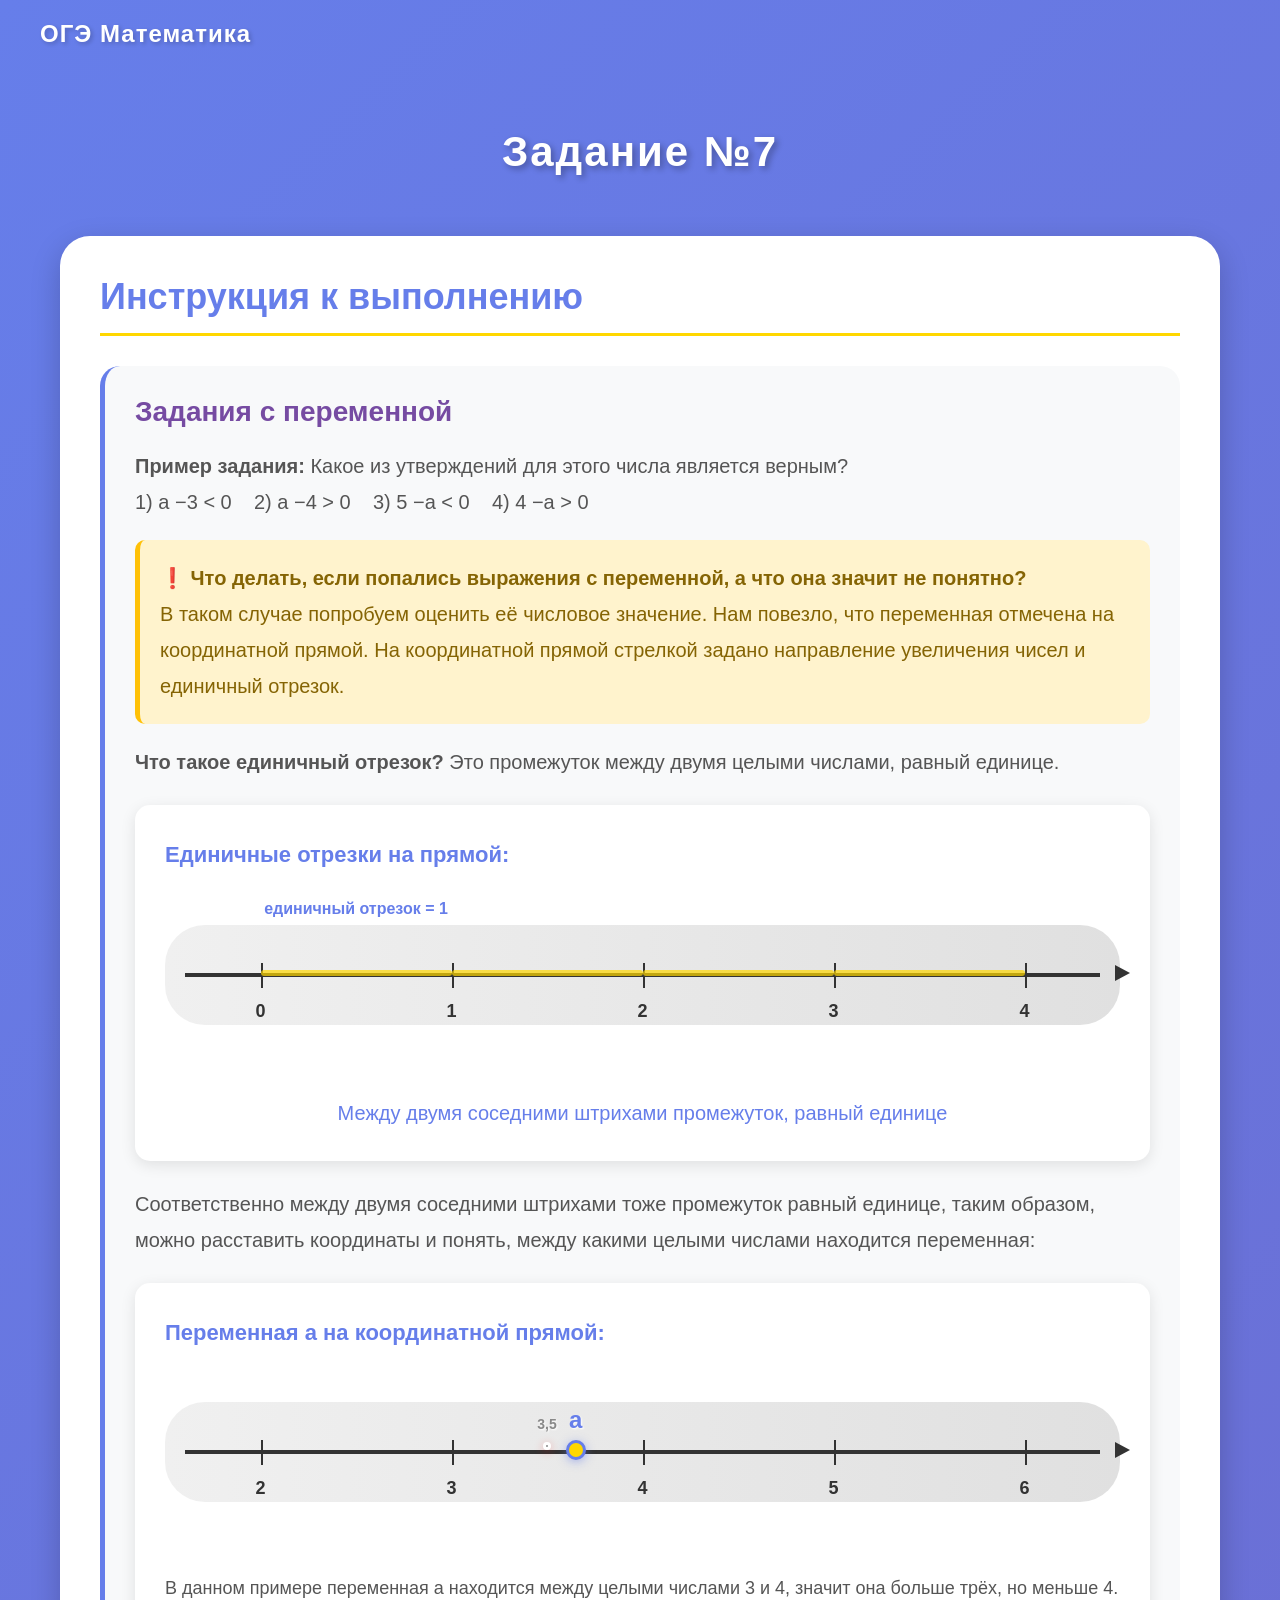
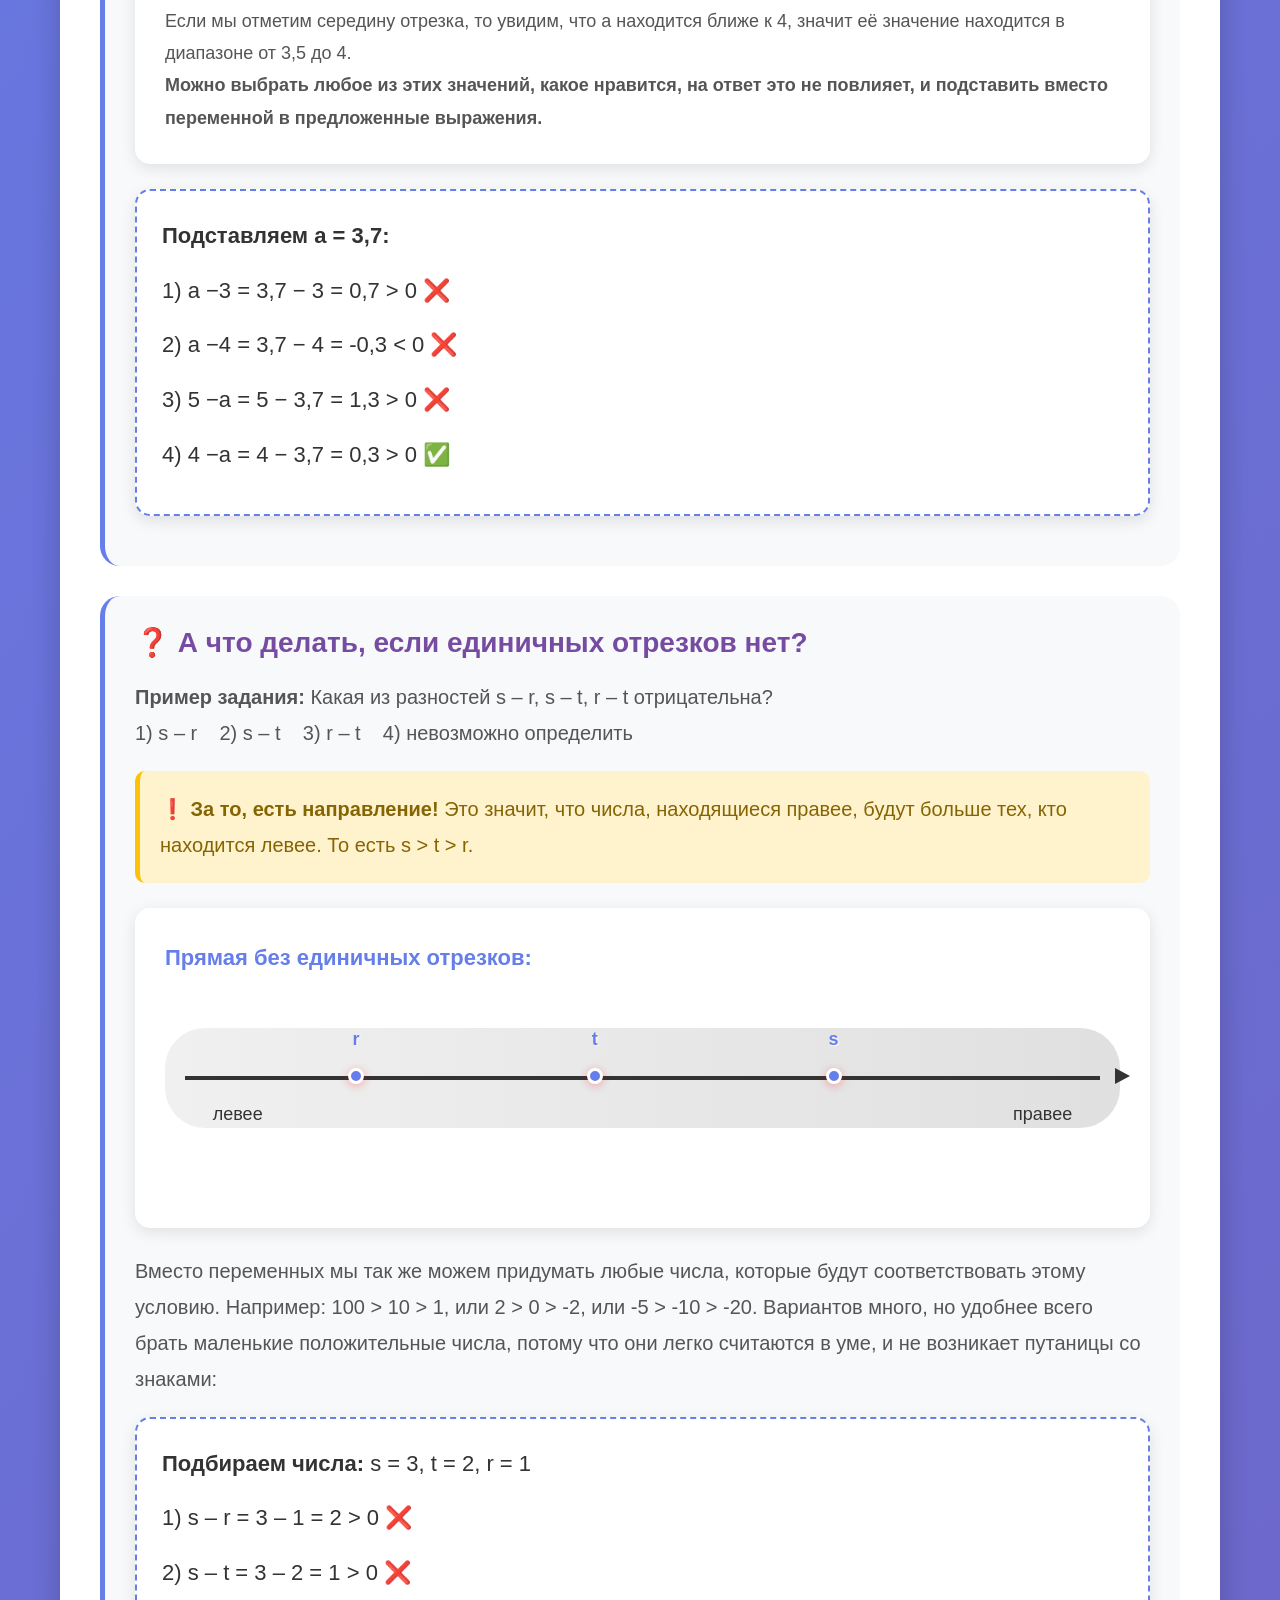
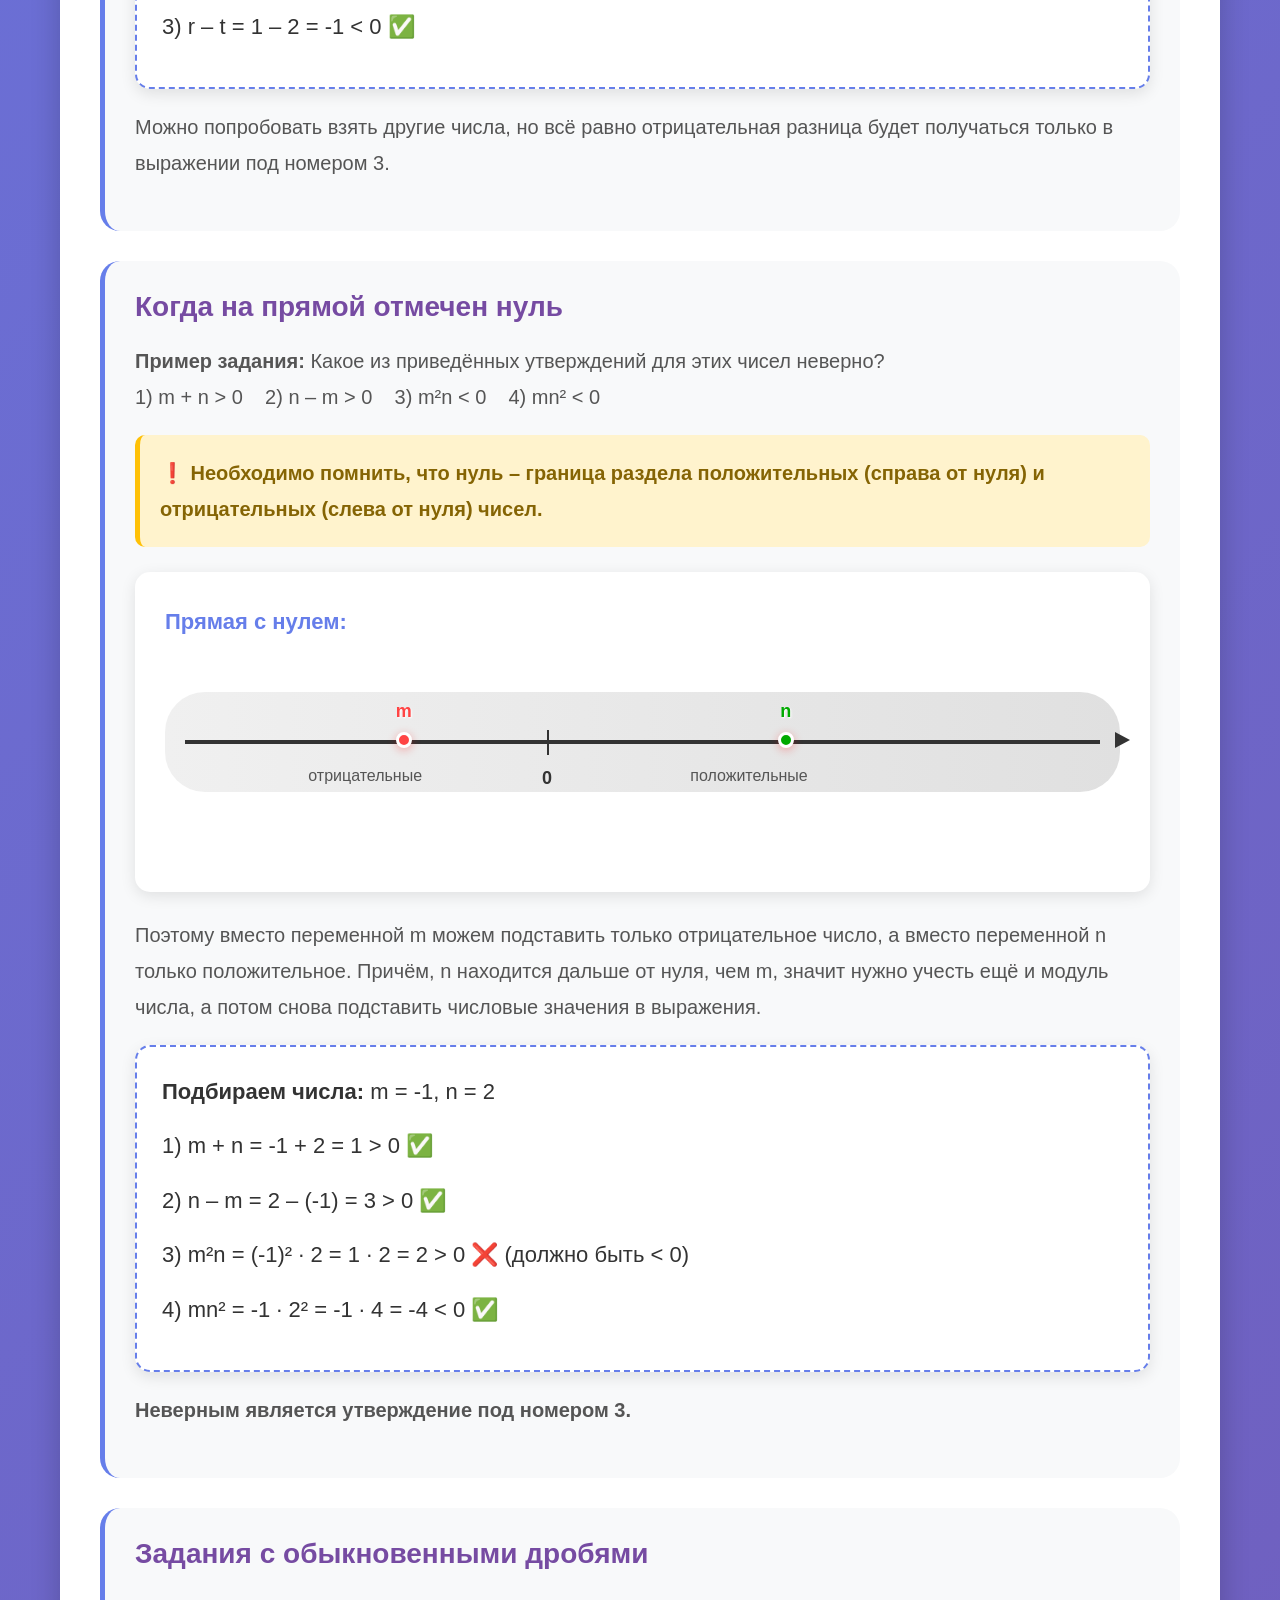
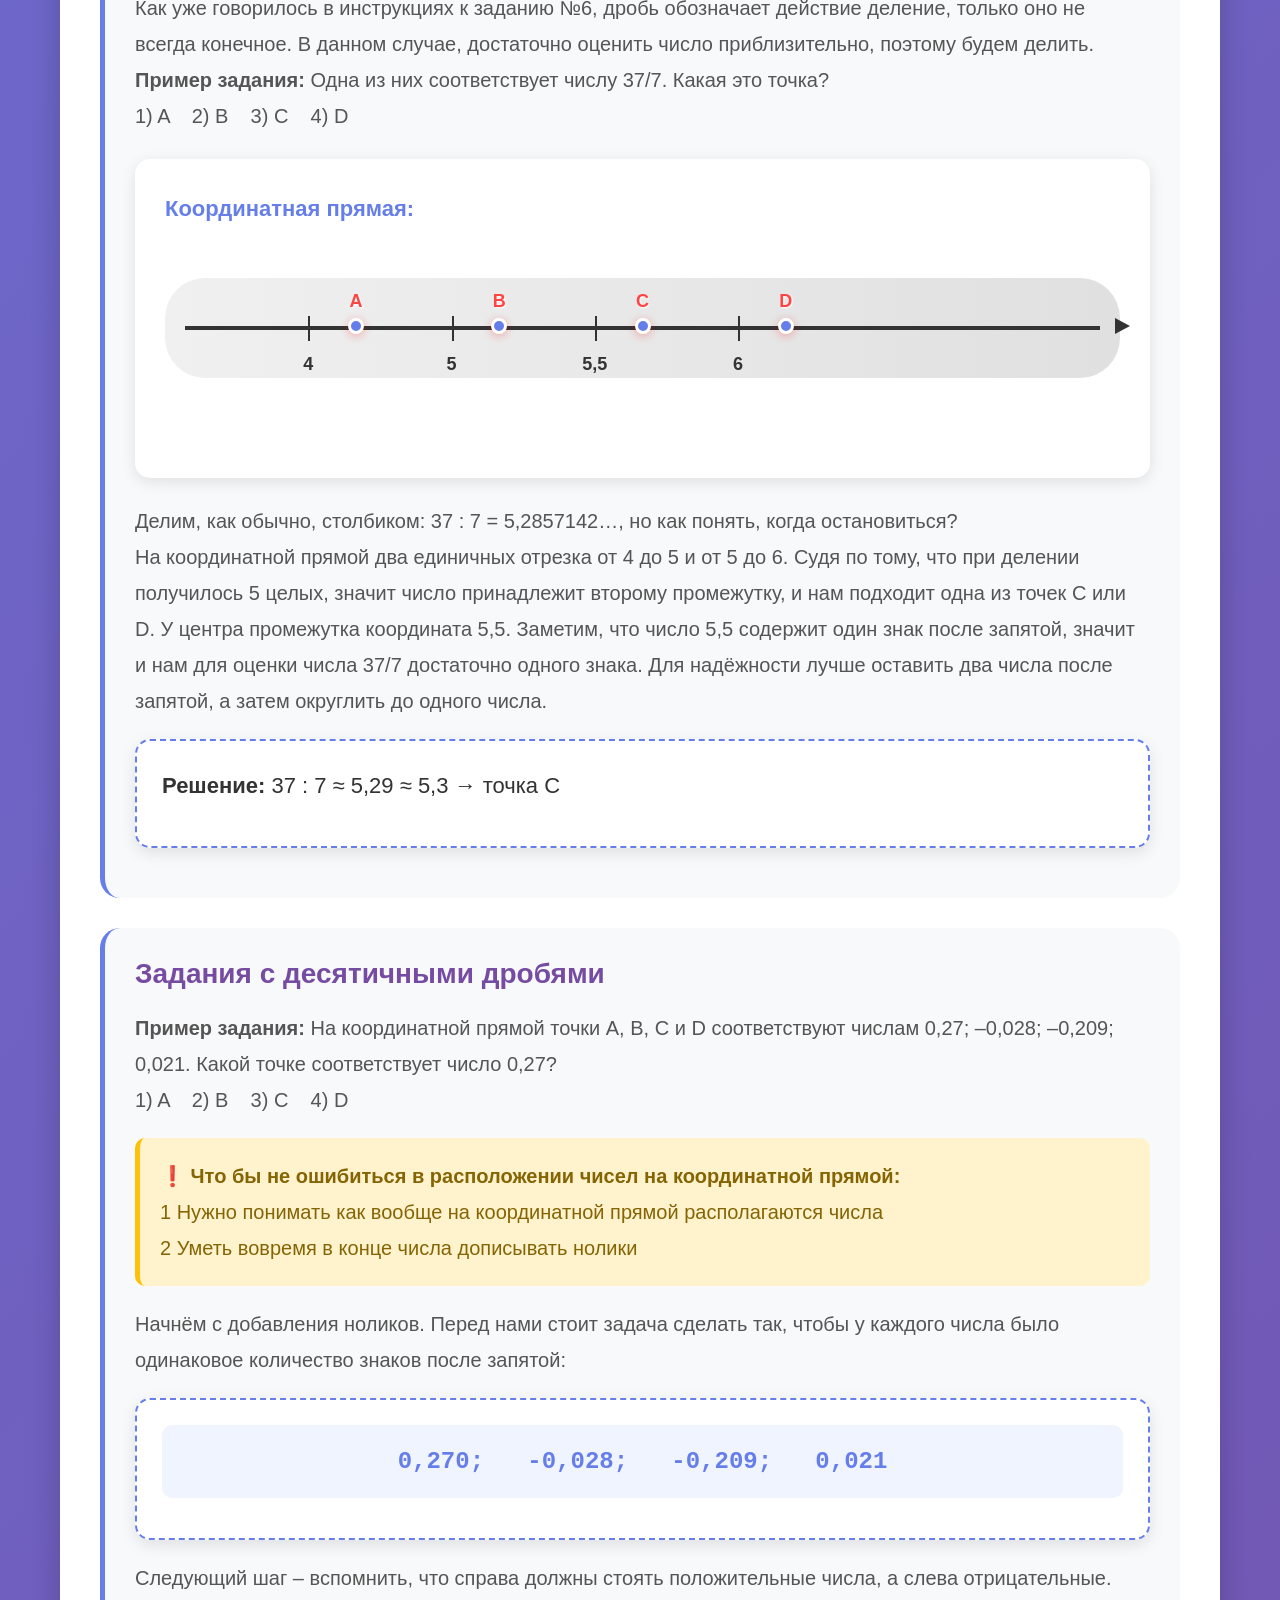
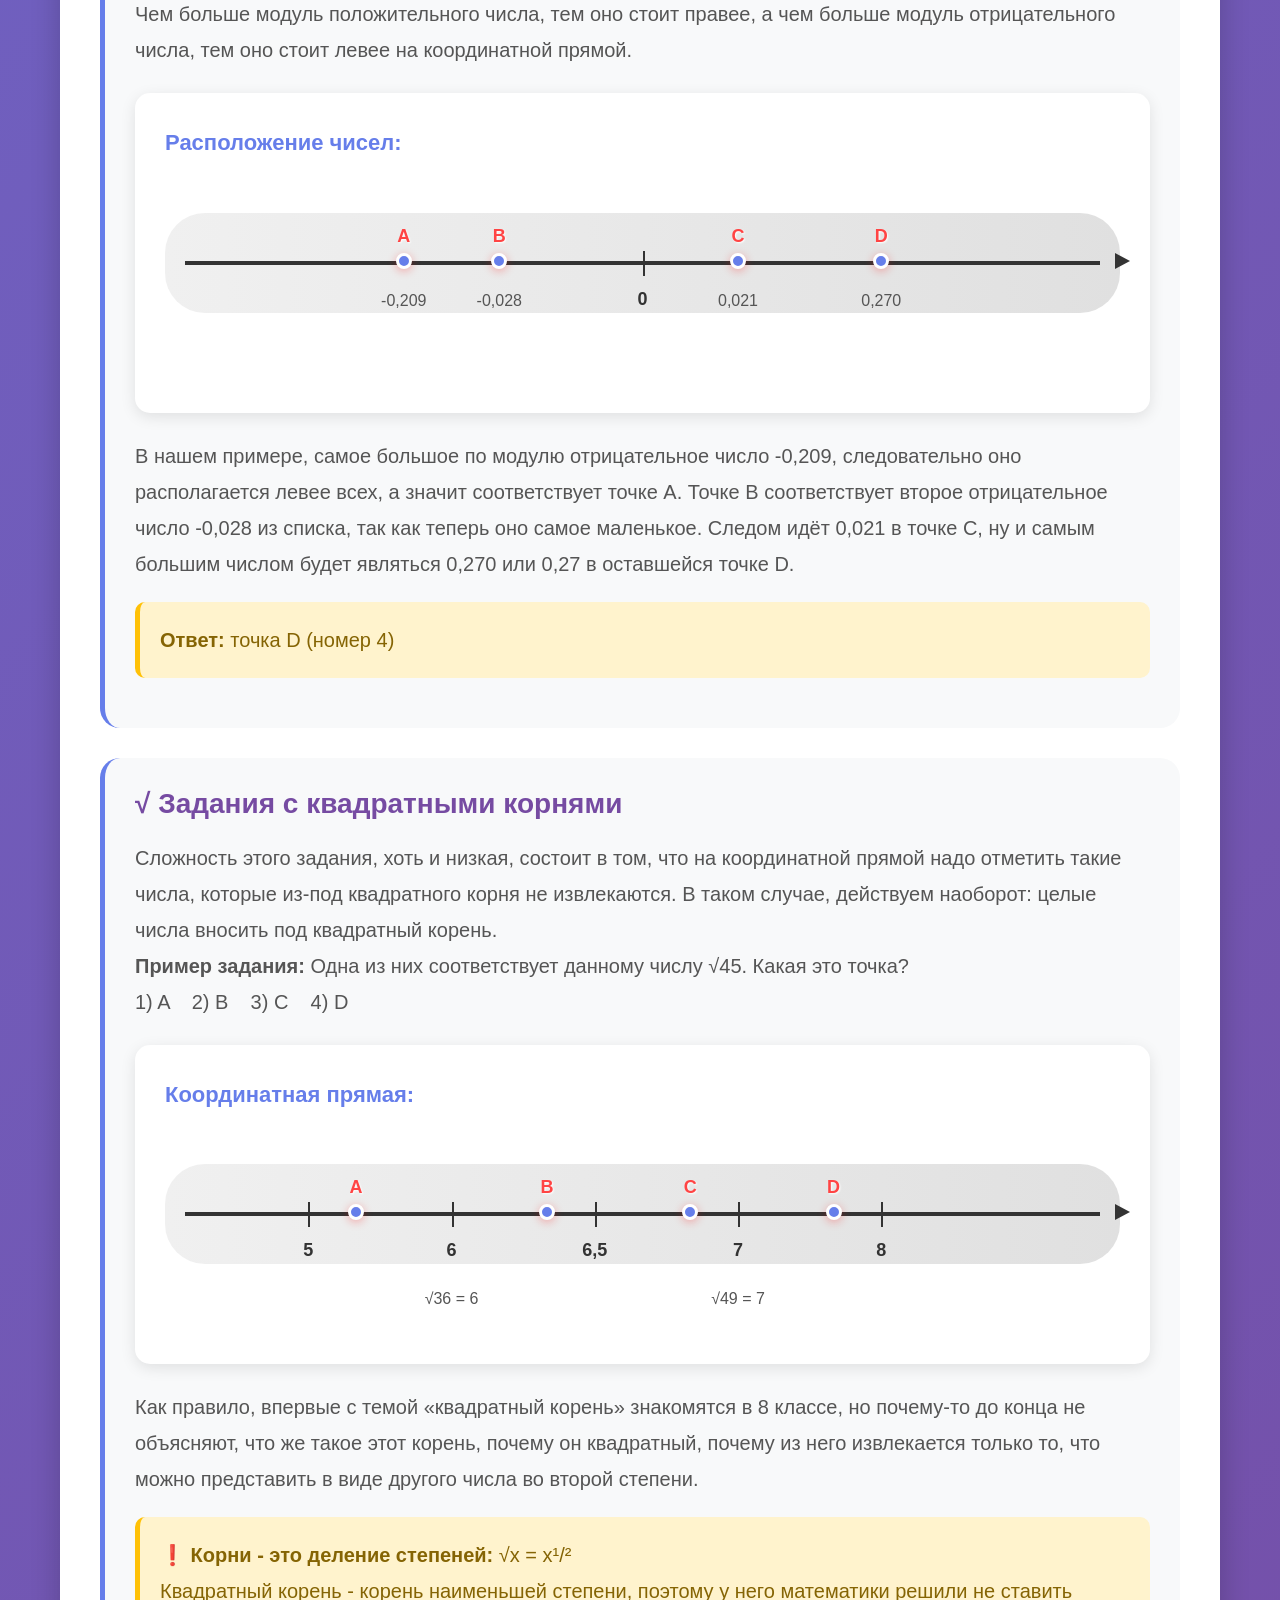
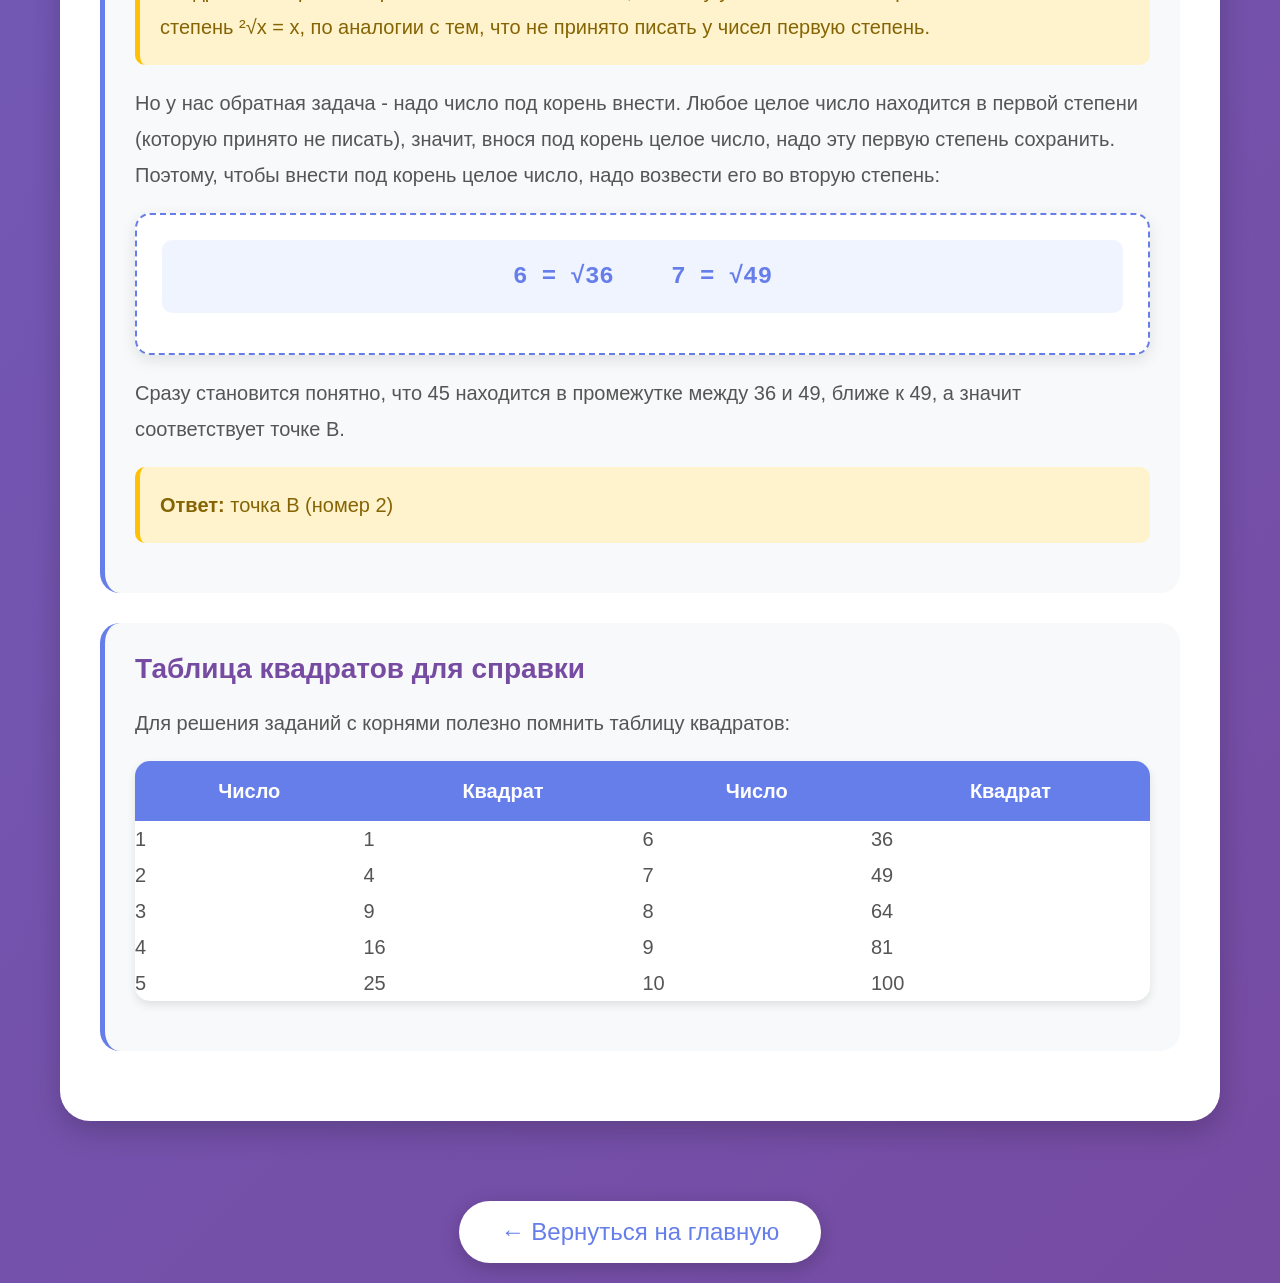
<file: task7.html>
<!DOCTYPE html>
<html lang="ru">
<head>
    <meta charset="UTF-8">
    <meta name="viewport" content="width=device-width, initial-scale=1.0">
    <title>ОГЭ Алгебра | Задание №7</title>
    <!-- Подключаем внешний CSS файл -->
    <link rel="stylesheet" href="style.css">
    <style>
        /* Дополнительные стили для страницы задания */
        .instruction-section {
            background: white;
            border-radius: 30px;
            padding: 40px;
            margin: 40px 0;
            box-shadow: 0 10px 30px rgba(0,0,0,0.2);
        }
        
        .instruction-title {
            font-size: 36px;
            color: #667eea;
            margin-bottom: 30px;
            font-weight: 700;
            border-bottom: 3px solid #ffd700;
            padding-bottom: 15px;
        }
        
        .instruction-block {
            background: #f8f9fa;
            border-radius: 20px;
            padding: 30px;
            margin-bottom: 30px;
            border-left: 5px solid #667eea;
        }
        
        .instruction-block h3 {
            font-size: 28px;
            color: #764ba2;
            margin-bottom: 20px;
        }
        
        .instruction-text {
            font-size: 20px;
            line-height: 1.8;
            color: #555;
            margin-bottom: 20px;
        }
        
        .example-box {
            background: white;
            border-radius: 15px;
            padding: 25px;
            margin: 20px 0;
            box-shadow: 0 5px 15px rgba(0,0,0,0.1);
            border: 2px dashed #667eea;
        }
        
        .example-box p {
            font-size: 22px;
            color: #333;
            margin-bottom: 15px;
            font-weight: 500;
        }
        
        .example-box .formula {
            font-size: 24px;
            color: #667eea;
            font-weight: 600;
            text-align: center;
            padding: 15px;
            background: #f0f4ff;
            border-radius: 10px;
        }
        
        .important-note {
            background: #fff3cd;
            border-left: 5px solid #ffc107;
            padding: 20px;
            border-radius: 10px;
            margin: 20px 0;
        }
        
        .important-note p {
            font-size: 20px;
            color: #856404;
        }
        
        /* Стили для координатной прямой и отрезков */
        .number-line-container {
            background: white;
            border-radius: 15px;
            padding: 30px;
            margin: 25px 0;
            box-shadow: 0 4px 15px rgba(0,0,0,0.1);
        }
        
        .number-line-title {
            font-size: 22px;
            color: #667eea;
            margin-bottom: 20px;
            font-weight: 600;
        }
        
        .number-line {
            position: relative;
            height: 100px;
            margin: 50px 0 70px 0;
            background: linear-gradient(to right, #f0f0f0 0%, #e0e0e0 100%);
            border-radius: 40px;
            padding: 0 20px;
        }
        
        .line-axis {
            position: relative;
            width: 100%;
            height: 4px;
            background: #333;
            top: 48px;
        }
        
        .line-arrow-right {
            position: absolute;
            right: -10px;
            top: 40px;
            width: 0;
            height: 0;
            border-left: 15px solid #333;
            border-top: 8px solid transparent;
            border-bottom: 8px solid transparent;
        }
        
        .tick-mark {
            position: absolute;
            width: 2px;
            height: 25px;
            background: #333;
            top: 38px;
        }
        
        .tick-number {
            position: absolute;
            top: 70px;
            transform: translateX(-50%);
            font-size: 18px;
            font-weight: 600;
            color: #333;
        }
        
        .unit-segment {
            position: absolute;
            height: 6px;
            background: #ffd700;
            top: 45px;
            border-radius: 3px;
            opacity: 0.7;
        }
        
        .segment-label {
            position: absolute;
            top: -30px;
            transform: translateX(-50%);
            font-size: 16px;
            color: #667eea;
            font-weight: 600;
            white-space: nowrap;
        }
        
        .point-marker {
            position: absolute;
            width: 16px;
            height: 16px;
            background: #ff4444;
            border-radius: 50%;
            top: 40px;
            transform: translateX(-50%);
            border: 3px solid white;
            box-shadow: 0 2px 10px rgba(255,0,0,0.3);
            z-index: 10;
        }
        
        .point-label {
            position: absolute;
            top: -35px;
            transform: translateX(-50%);
            font-size: 18px;
            font-weight: 700;
            color: #ff4444;
            text-shadow: 1px 1px 2px white;
        }
        
        .point-value {
            position: absolute;
            bottom: -40px;
            transform: translateX(-50%);
            font-size: 16px;
            color: #555;
            white-space: nowrap;
        }
        
        .variable-point {
            position: absolute;
            width: 20px;
            height: 20px;
            background: #ffd700;
            border-radius: 50%;
            top: 38px;
            transform: translateX(-50%);
            border: 3px solid #667eea;
            box-shadow: 0 2px 10px rgba(102,126,234,0.5);
            z-index: 10;
            animation: pulse 1.5s infinite;
        }
        
        @keyframes pulse {
            0% { transform: translateX(-50%) scale(1); }
            50% { transform: translateX(-50%) scale(1.2); }
            100% { transform: translateX(-50%) scale(1); }
        }
        
        .variable-label {
            position: absolute;
            top: -45px;
            transform: translateX(-50%);
            font-size: 24px;
            font-weight: 700;
            color: #667eea;
            text-shadow: 1px 1px 2px white;
        }
        
        .sqrt-mark {
            position: absolute;
            top: 10px;
            font-size: 24px;
            color: #667eea;
        }
        
        .back-button {
            margin-top: 40px;
            padding: 15px 40px;
            font-size: 24px;
            background: white;
            color: #667eea;
            border: none;
            border-radius: 50px;
            cursor: pointer;
            transition: all 0.3s ease;
            box-shadow: 0 5px 20px rgba(0,0,0,0.2);
            text-decoration: none;
            display: inline-block;
            border: 2px solid transparent;
        }
        
        .back-button:hover {
            transform: translateY(-5px);
            border-color: #ffd700;
        }
        
        /* Кнопка для поднятия вверх */
        .back-to-top {
            position: fixed;
            bottom: 30px;
            right: 30px;
            width: 70px;
            height: 70px;
            background: linear-gradient(135deg, #667eea, #764ba2);
            color: white;
            border: 3px solid #ffd700;
            border-radius: 50%;
            cursor: pointer;
            display: flex;
            align-items: center;
            justify-content: center;
            font-size: 36px;
            font-weight: bold;
            box-shadow: 0 10px 25px rgba(0,0,0,0.3);
            transition: all 0.3s ease;
            z-index: 999;
            opacity: 0;
            visibility: hidden;
        }
        
        .back-to-top.show {
            opacity: 1;
            visibility: visible;
        }
        
        .back-to-top:hover {
            transform: scale(1.1);
            background: linear-gradient(135deg, #764ba2, #667eea);
            box-shadow: 0 15px 35px rgba(0,0,0,0.4);
        }
        
        .back-to-top:active {
            transform: scale(0.95);
        }
        
        /* Для мобильных устройств */
        @media (max-width: 768px) {
            .back-to-top {
                bottom: 20px;
                right: 20px;
                width: 60px;
                height: 60px;
                font-size: 30px;
            }
            
            .number-line {
                height: 80px;
                margin: 40px 0 60px 0;
            }
            
            .tick-mark {
                top: 30px;
                height: 20px;
            }
            
            .point-marker, .variable-point {
                top: 32px;
            }
        }
    </style>
</head>
<body>
    <!-- === ШАПКА С НАЗВАНИЕМ СЛЕВА И КНОПКОЙ СПРАВОЧНЫХ МАТЕРИАЛОВ СПРАВА === -->
    <header class="header">
        <div class="site-title">ОГЭ Математика</div>
       <!-- <button class="ref-button" onclick="openReference()">Справочные материалы</button> -->
    </header>

    <!-- === ОСНОВНОЙ КОНТЕНТ === -->
    <main class="main-content">
        <!-- Заголовок страницы -->
        <h1 class="main-title">Задание №7</h1>
        
        <!-- ИНСТРУКЦИЯ К ВЫПОЛНЕНИЮ -->
        <div class="instruction-section">
            <h2 class="instruction-title">Инструкция к выполнению</h2>
            
            <!-- Блок 1: Задания с переменной -->
            <div class="instruction-block">
                <h3>Задания с переменной</h3>
                <div class="instruction-text">
                    <p><strong>Пример задания:</strong> Какое из утверждений для этого числа является верным?</p>
                    <p class="formula">1) a −3 < 0 &nbsp;&nbsp; 2) a −4 > 0 &nbsp;&nbsp; 3) 5 −a < 0 &nbsp;&nbsp; 4) 4 −a > 0</p>
                    
                    <div class="important-note">
                        <p><strong>❗ Что делать, если попались выражения с переменной, а что она значит не понятно?</strong></p>
                        <p>В таком случае попробуем оценить её числовое значение. Нам повезло, что переменная отмечена на координатной прямой. На координатной прямой стрелкой задано направление увеличения чисел и единичный отрезок.</p>
                    </div>
                    
                    <p><strong>Что такое единичный отрезок?</strong> Это промежуток между двумя целыми числами, равный единице.</p>
                    
                    <div class="number-line-container">
                        <div class="number-line-title">Единичные отрезки на прямой:</div>
                        <div class="number-line">
                            <div class="line-axis"></div>
                            <div class="line-arrow-right"></div>
                            
                            <!-- Отметки и числа -->
                            <div class="tick-mark" style="left: 10%;"></div>
                            <div class="tick-number" style="left: 10%;">0</div>
                            
                            <div class="tick-mark" style="left: 30%;"></div>
                            <div class="tick-number" style="left: 30%;">1</div>
                            
                            <div class="tick-mark" style="left: 50%;"></div>
                            <div class="tick-number" style="left: 50%;">2</div>
                            
                            <div class="tick-mark" style="left: 70%;"></div>
                            <div class="tick-number" style="left: 70%;">3</div>
                            
                            <div class="tick-mark" style="left: 90%;"></div>
                            <div class="tick-number" style="left: 90%;">4</div>
                            
                            <!-- Единичные отрезки -->
                            <div class="unit-segment" style="left: 10%; width: 20%;"></div>
                            <div class="segment-label" style="left: 20%;">единичный отрезок = 1</div>
                            
                            <div class="unit-segment" style="left: 30%; width: 20%;"></div>
                            <div class="unit-segment" style="left: 50%; width: 20%;"></div>
                            <div class="unit-segment" style="left: 70%; width: 20%;"></div>
                        </div>
                        <p style="text-align: center; margin-top: 20px; color: #667eea; font-weight: 500;">
                            Между двумя соседними штрихами промежуток, равный единице
                        </p>
                    </div>
                    
                    <p>Соответственно между двумя соседними штрихами тоже промежуток равный единице, таким образом, можно расставить координаты и понять, между какими целыми числами находится переменная:</p>
                    
                    <div class="number-line-container">
                        <div class="number-line-title">Переменная a на координатной прямой:</div>
                        <div class="number-line">
                            <div class="line-axis"></div>
                            <div class="line-arrow-right"></div>
                            
                            <!-- Отметки и числа -->
                            <div class="tick-mark" style="left: 10%;"></div>
                            <div class="tick-number" style="left: 10%;">2</div>
                            
                            <div class="tick-mark" style="left: 30%;"></div>
                            <div class="tick-number" style="left: 30%;">3</div>
                            
                            <div class="tick-mark" style="left: 50%;"></div>
                            <div class="tick-number" style="left: 50%;">4</div>
                            
                            <div class="tick-mark" style="left: 70%;"></div>
                            <div class="tick-number" style="left: 70%;">5</div>
                            
                            <div class="tick-mark" style="left: 90%;"></div>
                            <div class="tick-number" style="left: 90%;">6</div>
                            
                            <!-- Точка a -->
                            <div class="variable-point" style="left: 43%;"></div>
                            <div class="variable-label" style="left: 43%; top: -4px;">a</div>
                            
                            <!-- Середина отрезка -->
                            <div class="point-marker" style="left: 40%; background: #888; width: 8px; height: 8px;"></div>
                            <div class="point-label" style="left: 40%; top: 10px; font-size: 14px; color: #888;">3,5</div>
                        </div>
                        <p style="margin-top: 30px; font-size: 18px;">
                            В данном примере переменная а находится между целыми числами 3 и 4, значит она больше трёх, но меньше 4. Если мы отметим середину отрезка, то увидим, что а находится ближе к 4, значит её значение находится в диапазоне от 3,5 до 4.
                        </p>
                        <p style="font-size: 18px; font-weight: 600;">
                            Можно выбрать любое из этих значений, какое нравится, на ответ это не повлияет, и подставить вместо переменной в предложенные выражения.
                        </p>
                    </div>
                    
                    <div class="example-box">
                        <p><strong>Подставляем a = 3,7:</strong></p>
                        <p>1) a −3 = 3,7 − 3 = 0,7 > 0 ❌</p>
                        <p>2) a −4 = 3,7 − 4 = -0,3 < 0 ❌</p>
                        <p>3) 5 −a = 5 − 3,7 = 1,3 > 0 ❌</p>
                        <p>4) 4 −a = 4 − 3,7 = 0,3 > 0 ✅</p>
                    </div>
                </div>
            </div>
            
            <!-- Блок 2: Если нет единичных отрезков -->
            <div class="instruction-block">
                <h3>❓ А что делать, если единичных отрезков нет?</h3>
                <div class="instruction-text">
                    <p><strong>Пример задания:</strong> Какая из разностей s – r, s – t, r – t отрицательна?</p>
                    <p class="formula">1) s – r &nbsp;&nbsp; 2) s – t &nbsp;&nbsp; 3) r – t &nbsp;&nbsp; 4) невозможно определить</p>
                    
                    <div class="important-note">
                        <p><strong>❗ За то, есть направление!</strong> Это значит, что числа, находящиеся правее, будут больше тех, кто находится левее. То есть s > t > r.</p>
                    </div>
                    
                    <div class="number-line-container">
                        <div class="number-line-title">Прямая без единичных отрезков:</div>
                        <div class="number-line">
                            <div class="line-axis"></div>
                            <div class="line-arrow-right"></div>
                            
                            <!-- Только направление и точки -->
                            <div class="point-marker" style="left: 20%; background: #667eea;"></div>
                            <div class="point-label" style="left: 20%; top: -5px; color: #667eea;">r</div>
                            
                            <div class="point-marker" style="left: 45%; background: #667eea;"></div>
                            <div class="point-label" style="left: 45%; top: -5px; color: #667eea;">t</div>
                            
                            <div class="point-marker" style="left: 70%; background: #667eea;"></div>
                            <div class="point-label" style="left: 70%; top: -5px; color: #667eea;">s</div>
                            
                            <div style="position: absolute; left: 5%; top: 70px; font-size: 18px; color: #333;">левее</div>
                            <div style="position: absolute; right: 5%; top: 70px; font-size: 18px; color: #333;">правее</div>
                        </div>
                    </div>
                    
                    <p>Вместо переменных мы так же можем придумать любые числа, которые будут соответствовать этому условию. Например: 100 > 10 > 1, или 2 > 0 > -2, или -5 > -10 > -20. Вариантов много, но удобнее всего брать маленькие положительные числа, потому что они легко считаются в уме, и не возникает путаницы со знаками:</p>
                    
                    <div class="example-box">
                        <p><strong>Подбираем числа:</strong> s = 3, t = 2, r = 1</p>
                        <p>1) s – r = 3 – 1 = 2 > 0 ❌</p>
                        <p>2) s – t = 3 – 2 = 1 > 0 ❌</p>
                        <p>3) r – t = 1 – 2 = -1 < 0 ✅</p>
                    </div>
                    
                    <p>Можно попробовать взять другие числа, но всё равно отрицательная разница будет получаться только в выражении под номером 3.</p>
                </div>
            </div>
            
            <!-- Блок 3: С нулем на прямой -->
            <div class="instruction-block">
                <h3>Когда на прямой отмечен нуль</h3>
                <div class="instruction-text">
                    <p><strong>Пример задания:</strong> Какое из приведённых утверждений для этих чисел неверно?</p>
                    <p class="formula">1) m + n > 0 &nbsp;&nbsp; 2) n – m > 0 &nbsp;&nbsp; 3) m²n < 0 &nbsp;&nbsp; 4) mn² < 0</p>
                    
                    <div class="important-note">
                        <p><strong>❗ Необходимо помнить, что нуль – граница раздела положительных (справа от нуля) и отрицательных (слева от нуля) чисел.</strong></p>
                    </div>
                    
                    <div class="number-line-container">
                        <div class="number-line-title">Прямая с нулем:</div>
                        <div class="number-line">
                            <div class="line-axis"></div>
                            <div class="line-arrow-right"></div>
                            
                            <!-- Нуль -->
                            <div class="tick-mark" style="left: 40%;"></div>
                            <div class="tick-number" style="left: 40%;">0</div>
                            
                            <!-- Точки -->
                            <div class="point-marker" style="left: 25%; background: #ff4444;"></div>
                            <div class="point-label" style="left: 25%; top: 3px; color: #ff4444;">m</div>
                            
                            <div class="point-marker" style="left: 65%; background: #00aa00;"></div>
                            <div class="point-label" style="left: 65%; top: 3px; color: #00aa00;">n</div>
                            
                            <div style="position: absolute; left: 15%; top: 70px; font-size: 16px;">отрицательные</div>
                            <div style="position: absolute; left: 55%; top: 70px; font-size: 16px;">положительные</div>
                        </div>
                    </div>
                    
                    <p>Поэтому вместо переменной m можем подставить только отрицательное число, а вместо переменной n только положительное. Причём, n находится дальше от нуля, чем m, значит нужно учесть ещё и модуль числа, а потом снова подставить числовые значения в выражения.</p>
                    
                    <div class="example-box">
                        <p><strong>Подбираем числа:</strong> m = -1, n = 2</p>
                        <p>1) m + n = -1 + 2 = 1 > 0 ✅</p>
                        <p>2) n – m = 2 – (-1) = 3 > 0 ✅</p>
                        <p>3) m²n = (-1)² · 2 = 1 · 2 = 2 > 0 ❌ (должно быть < 0)</p>
                        <p>4) mn² = -1 · 2² = -1 · 4 = -4 < 0 ✅</p>
                    </div>
                    
                    <p><strong>Неверным является утверждение под номером 3.</strong></p>
                </div>
            </div>
            
            <!-- Блок 4: Задания с обыкновенными дробями -->
            <div class="instruction-block">
                <h3>Задания с обыкновенными дробями</h3>
                <div class="instruction-text">
                    <p>Как уже говорилось в инструкциях к заданию №6, дробь обозначает действие деление, только оно не всегда конечное. В данном случае, достаточно оценить число приблизительно, поэтому будем делить.</p>
                    
                    <p><strong>Пример задания:</strong> Одна из них соответствует числу 37/7. Какая это точка?</p>
                    <p class="formula">1) A &nbsp;&nbsp; 2) B &nbsp;&nbsp; 3) C &nbsp;&nbsp; 4) D</p>
                    
                    <div class="number-line-container">
                        <div class="number-line-title">Координатная прямая:</div>
                        <div class="number-line">
                            <div class="line-axis"></div>
                            <div class="line-arrow-right"></div>
                            
                            <!-- Отметки -->
                            <div class="tick-mark" style="left: 15%;"></div>
                            <div class="tick-number" style="left: 15%;">4</div>
                            
                            <div class="tick-mark" style="left: 30%;"></div>
                            <div class="tick-number" style="left: 30%;">5</div>
                            
                            <div class="tick-mark" style="left: 45%;"></div>
                            <div class="tick-number" style="left: 45%;">5,5</div>
                            
                            <div class="tick-mark" style="left: 60%;"></div>
                            <div class="tick-number" style="left: 60%;">6</div>
                            
                            <!-- Точки A, B, C, D -->
                            <div class="point-marker" style="left: 20%; background: #667eea;"></div>
                            <div class="point-label" style="left: 20%; top: 7px;">A</div>
                            
                            <div class="point-marker" style="left: 35%; background: #667eea;"></div>
                            <div class="point-label" style="left: 35%; top: 7px;">B</div>
                            
                            <div class="point-marker" style="left: 50%; background: #667eea;"></div>
                            <div class="point-label" style="left: 50%; top: 7px;">C</div>
                            
                            <div class="point-marker" style="left: 65%; background: #667eea;"></div>
                            <div class="point-label" style="left: 65%; top: 7px;">D</div>
                        </div>
                    </div>
                    
                    <p>Делим, как обычно, столбиком: 37 : 7 = 5,2857142…, но как понять, когда остановиться?</p>
                    
                    <p>На координатной прямой два единичных отрезка от 4 до 5 и от 5 до 6. Судя по тому, что при делении получилось 5 целых, значит число принадлежит второму промежутку, и нам подходит одна из точек С или D. У центра промежутка координата 5,5. Заметим, что число 5,5 содержит один знак после запятой, значит и нам для оценки числа 37/7 достаточно одного знака. Для надёжности лучше оставить два числа после запятой, а затем округлить до одного числа.</p>
                    
                    <div class="example-box">
                        <p><strong>Решение:</strong> 37 : 7 ≈ 5,29 ≈ 5,3 → точка C</p>
                    </div>
                </div>
            </div>
            
            <!-- Блок 5: Задания с десятичными дробями -->
            <div class="instruction-block">
                <h3>Задания с десятичными дробями</h3>
                <div class="instruction-text">
                    <p><strong>Пример задания:</strong> На координатной прямой точки А, В, С и D соответствуют числам 0,27; –0,028; –0,209; 0,021. Какой точке соответствует число 0,27?</p>
                    <p class="formula">1) A &nbsp;&nbsp; 2) B &nbsp;&nbsp; 3) C &nbsp;&nbsp; 4) D</p>
                    
                    <div class="important-note">
                        <p><strong>❗ Что бы не ошибиться в расположении чисел на координатной прямой:</strong></p>
                        <p>1 Нужно понимать как вообще на координатной прямой располагаются числа</p>
                        <p>2 Уметь вовремя в конце числа дописывать нолики</p>
                    </div>
                    
                    <p>Начнём с добавления ноликов. Перед нами стоит задача сделать так, чтобы у каждого числа было одинаковое количество знаков после запятой:</p>
                    
                    <div class="example-box">
                        <p class="formula">0,270; &nbsp; -0,028; &nbsp; -0,209; &nbsp; 0,021</p>
                    </div>
                    
                    <p>Следующий шаг – вспомнить, что справа должны стоять положительные числа, а слева отрицательные. Чем больше модуль положительного числа, тем оно стоит правее, а чем больше модуль отрицательного числа, тем оно стоит левее на координатной прямой.</p>
                    
                    <div class="number-line-container">
                        <div class="number-line-title">Расположение чисел:</div>
                        <div class="number-line">
                            <div class="line-axis"></div>
                            <div class="line-arrow-right"></div>
                            
                            <!-- Нуль -->
                            <div class="tick-mark" style="left: 50%;"></div>
                            <div class="tick-number" style="left: 50%;">0</div>
                            
                            <!-- Точки -->
                            <div class="point-marker" style="left: 25%; background: #667eea;"></div>
                            <div class="point-label" style="left: 25%; top: 7px;">A</div>
                            <div class="point-value" style="left: 25%; bottom: -3px;">-0,209</div>
                            
                            <div class="point-marker" style="left: 35%; background: #667eea;"></div>
                            <div class="point-label" style="left: 35%; top: 7px;">B</div>
                            <div class="point-value" style="left: 35%; bottom: -3px;">-0,028</div>
                            
                            <div class="point-marker" style="left: 60%; background: #667eea;"></div>
                            <div class="point-label" style="left: 60%; top: 7px;">C</div>
                            <div class="point-value" style="left: 60%; bottom: -3px;">0,021</div>
                            
                            <div class="point-marker" style="left: 75%; background: #667eea;"></div>
                            <div class="point-label" style="left: 75%; top: 7px;">D</div>
                            <div class="point-value" style="left: 75%; bottom: -3px;">0,270</div>
                        </div>
                    </div>
                    
                    <p>В нашем примере, самое большое по модулю отрицательное число -0,209, следовательно оно располагается левее всех, а значит соответствует точке А. Точке В соответствует второе отрицательное число -0,028 из списка, так как теперь оно самое маленькое. Следом идёт 0,021 в точке С, ну и самым большим числом будет являться 0,270 или 0,27 в оставшейся точке D.</p>
                    
                    <div class="important-note">
                        <p><strong>Ответ:</strong> точка D (номер 4)</p>
                    </div>
                </div>
            </div>
            
            <!-- Блок 6: Задания с квадратными корнями -->
            <div class="instruction-block">
                <h3>√ Задания с квадратными корнями</h3>
                <div class="instruction-text">
                    <p>Сложность этого задания, хоть и низкая, состоит в том, что на координатной прямой надо отметить такие числа, которые из-под квадратного корня не извлекаются. В таком случае, действуем наоборот: целые числа вносить под квадратный корень.</p>
                    
                    <p><strong>Пример задания:</strong> Одна из них соответствует данному числу √45. Какая это точка?</p>
                    <p class="formula">1) A &nbsp;&nbsp; 2) B &nbsp;&nbsp; 3) C &nbsp;&nbsp; 4) D</p>
                    
                    <div class="number-line-container">
                        <div class="number-line-title">Координатная прямая:</div>
                        <div class="number-line">
                            <div class="line-axis"></div>
                            <div class="line-arrow-right"></div>
                            
                            <!-- Отметки -->
                            <div class="tick-mark" style="left: 15%;"></div>
                            <div class="tick-number" style="left: 15%;">5</div>
                            
                            <div class="tick-mark" style="left: 30%;"></div>
                            <div class="tick-number" style="left: 30%;">6</div>
                            
                            <div class="tick-mark" style="left: 45%;"></div>
                            <div class="tick-number" style="left: 45%;">6,5</div>
                            
                            <div class="tick-mark" style="left: 60%;"></div>
                            <div class="tick-number" style="left: 60%;">7</div>
                            
                            <div class="tick-mark" style="left: 75%;"></div>
                            <div class="tick-number" style="left: 75%;">8</div>
                            
                            <!-- Точки A, B, C, D -->
                            <div class="point-marker" style="left: 20%; background: #667eea;"></div>
                            <div class="point-label" style="left: 20%; top: 7px;">A</div>
                            
                            <div class="point-marker" style="left: 40%; background: #667eea;"></div>
                            <div class="point-label" style="left: 40%; top: 7px;">B</div>
                            
                            <div class="point-marker" style="left: 55%; background: #667eea;"></div>
                            <div class="point-label" style="left: 55%; top: 7px;">C</div>
                            
                            <div class="point-marker" style="left: 70%; background: #667eea;"></div>
                            <div class="point-label" style="left: 70%; top: 7px;">D</div>
                            
                            <!-- Значения квадратов -->
                            <div class="point-value" style="left: 30%; bottom: -50px;">√36 = 6</div>
                            <div class="point-value" style="left: 60%; bottom: -50px;">√49 = 7</div>
                        </div>
                    </div>
                    
                    <p>Как правило, впервые с темой «квадратный корень» знакомятся в 8 классе, но почему-то до конца не объясняют, что же такое этот корень, почему он квадратный, почему из него извлекается только то, что можно представить в виде другого числа во второй степени.</p>
                    
                    <div class="important-note">
                        <p><strong>❗ Корни - это деление степеней:</strong> √x = x¹/²</p>
                        <p>Квадратный корень - корень наименьшей степени, поэтому у него математики решили не ставить степень ²√x = x, по аналогии с тем, что не принято писать у чисел первую степень.</p>
                    </div>
                    
                    <p>Но у нас обратная задача - надо число под корень внести. Любое целое число находится в первой степени (которую принято не писать), значит, внося под корень целое число, надо эту первую степень сохранить. Поэтому, чтобы внести под корень целое число, надо возвести его во вторую степень:</p>
                    
                    <div class="example-box">
                        <p class="formula">6 = √36 &nbsp;&nbsp; 7 = √49</p>
                    </div>
                    
                    <p>Сразу становится понятно, что 45 находится в промежутке между 36 и 49, ближе к 49, а значит соответствует точке B.</p>
                    
                    <div class="important-note">
                        <p><strong>Ответ:</strong> точка B (номер 2)</p>
                    </div>
                </div>
            </div>
            
            <!-- Блок 7: Таблица квадратов -->
            <div class="instruction-block">
                <h3>Таблица квадратов для справки</h3>
                <div class="instruction-text">
                    <p>Для решения заданий с корнями полезно помнить таблицу квадратов:</p>
                    
                    <table style="width: 100%; border-collapse: collapse; margin: 20px 0; background: white; border-radius: 15px; overflow: hidden; box-shadow: 0 4px 10px rgba(0,0,0,0.1);">
                        <tr style="background: #667eea; color: white;">
                            <th style="padding: 12px;">Число</th>
                            <th style="padding: 12px;">Квадрат</th>
                            <th style="padding: 12px;">Число</th>
                            <th style="padding: 12px;">Квадрат</th>
                        </tr>
                        <tr><td>1</td><td>1</td><td>6</td><td>36</td></tr>
                        <tr><td>2</td><td>4</td><td>7</td><td>49</td></tr>
                        <tr><td>3</td><td>9</td><td>8</td><td>64</td></tr>
                        <tr><td>4</td><td>16</td><td>9</td><td>81</td></tr>
                        <tr><td>5</td><td>25</td><td>10</td><td>100</td></tr>
                    </table>
                </div>
            </div>
        </div>
        
        <!-- Кнопка возврата на главную -->
        <div style="text-align: center;">
            <a href="index.html" class="back-button">← Вернуться на главную</a>
        </div>
    </main>

    <!-- Кнопка для поднятия вверх -->
    <button class="back-to-top" id="backToTopBtn" onclick="scrollToTop()">↑</button>

    <!-- === МОДАЛЬНОЕ ОКНО СО СПРАВОЧНЫМИ МАТЕРИАЛАМИ === -->
    <div id="referenceModal" class="modal">
        <div class="modal-content">
            <span class="close-button" onclick="closeReference()">&times;</span>
            <h2 class="ref-title">СПРАВОЧНЫЕ МАТЕРИАЛЫ ПО МАТЕМАТИКЕ</h2>
            <img src="images/справочные материалы.jpg" alt="Справочные" style="width: 910px; height: auto;">
            
    <!-- === СКРИПТЫ === -->
    <script>
        // Функция для открытия модального окна
        function openReference() {
            document.getElementById('referenceModal').style.display = 'block';
            document.body.style.overflow = 'hidden';
        }
        
        // Функция для закрытия модального окна
        function closeReference() {
            document.getElementById('referenceModal').style.display = 'none';
            document.body.style.overflow = 'auto';
        }
        
        // Закрытие по клику вне модального окна
        window.onclick = function(event) {
            var modal = document.getElementById('referenceModal');
            if (event.target == modal) {
                modal.style.display = 'none';
                document.body.style.overflow = 'auto';
            }
        }
        
        // Закрытие по клавише ESC
        document.addEventListener('keydown', function(event) {
            if (event.key === 'Escape') {
                var modal = document.getElementById('referenceModal');
                if (modal.style.display === 'block') {
                    modal.style.display = 'none';
                    document.body.style.overflow = 'auto';
                }
            }
        });
        
        // Кнопка для поднятия вверх
        window.addEventListener('scroll', function() {
            const backToTopBtn = document.getElementById('backToTopBtn');
            if (window.scrollY > 400) {
                backToTopBtn.classList.add('show');
            } else {
                backToTopBtn.classList.remove('show');
            }
        });
        
        function scrollToTop() {
            window.scrollTo({
                top: 0,
                behavior: 'smooth'
            });
        }
    </script>
</body>
</html>
</file>
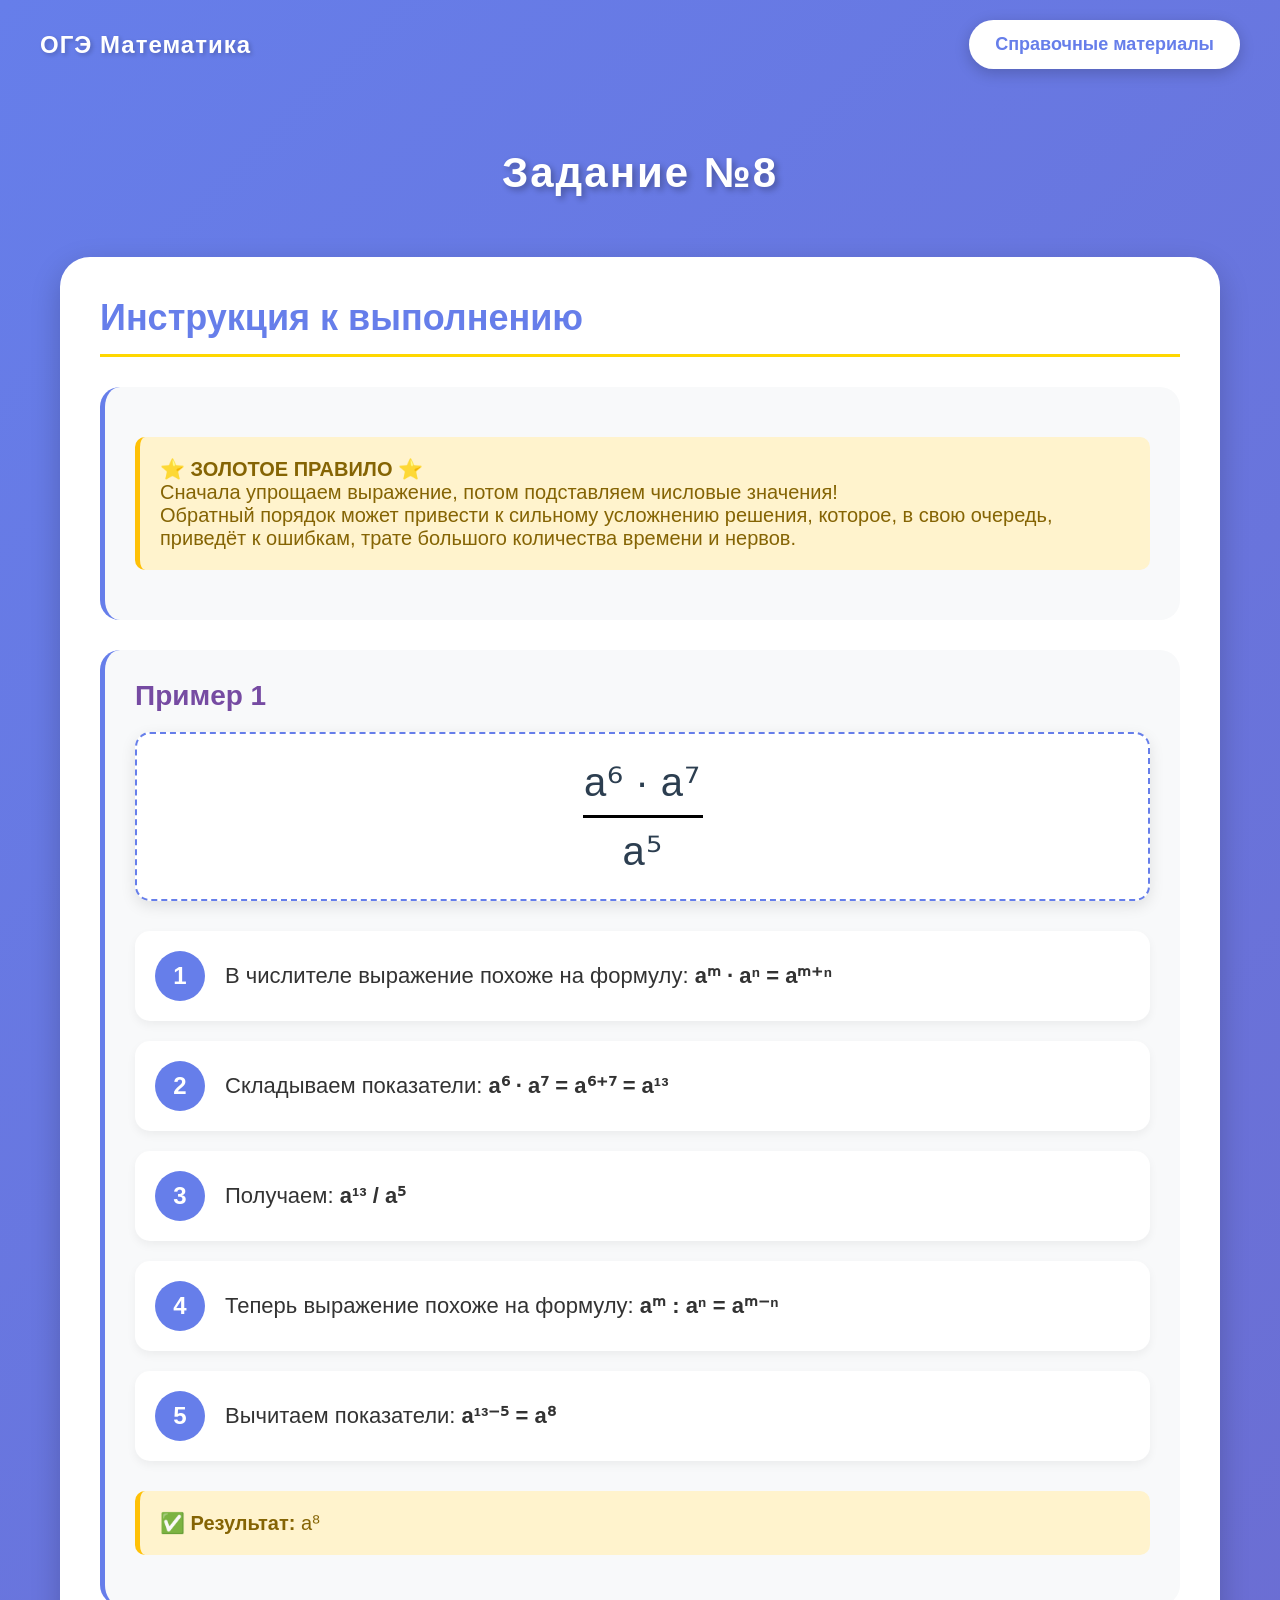
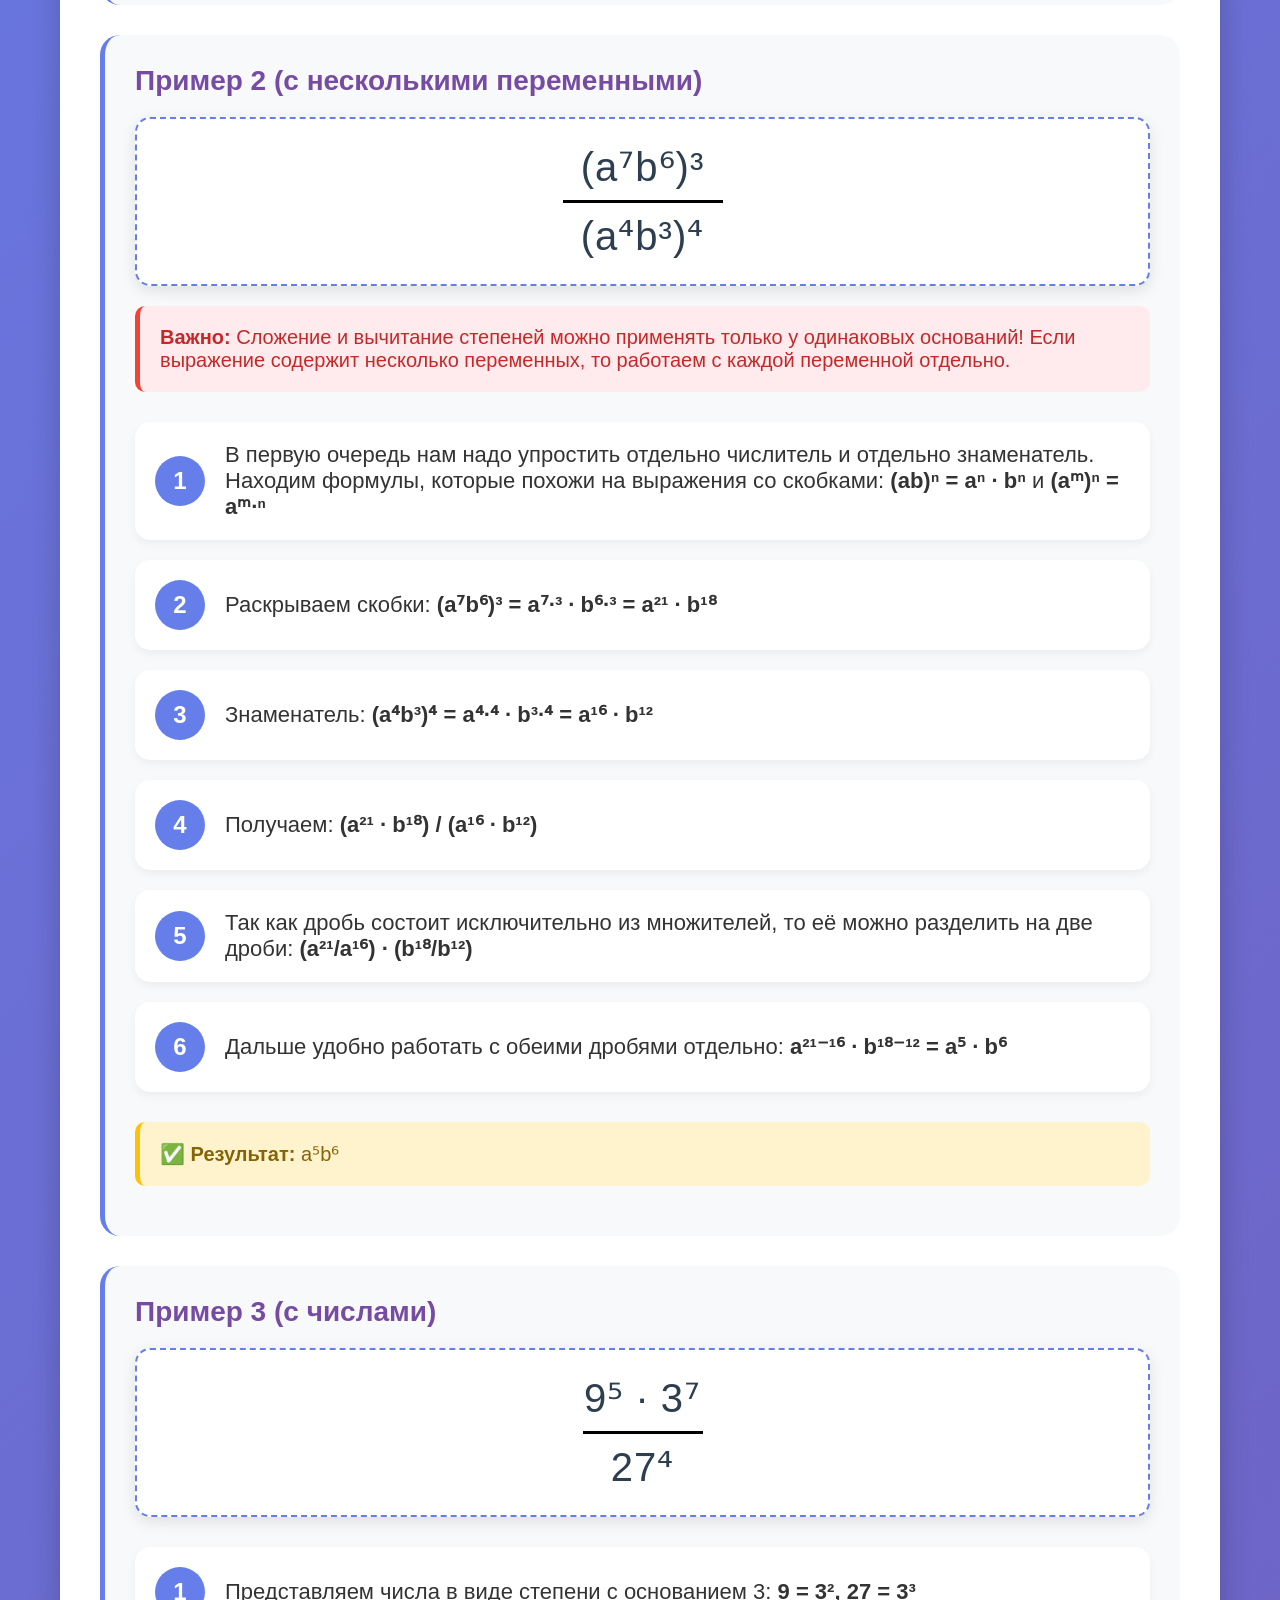
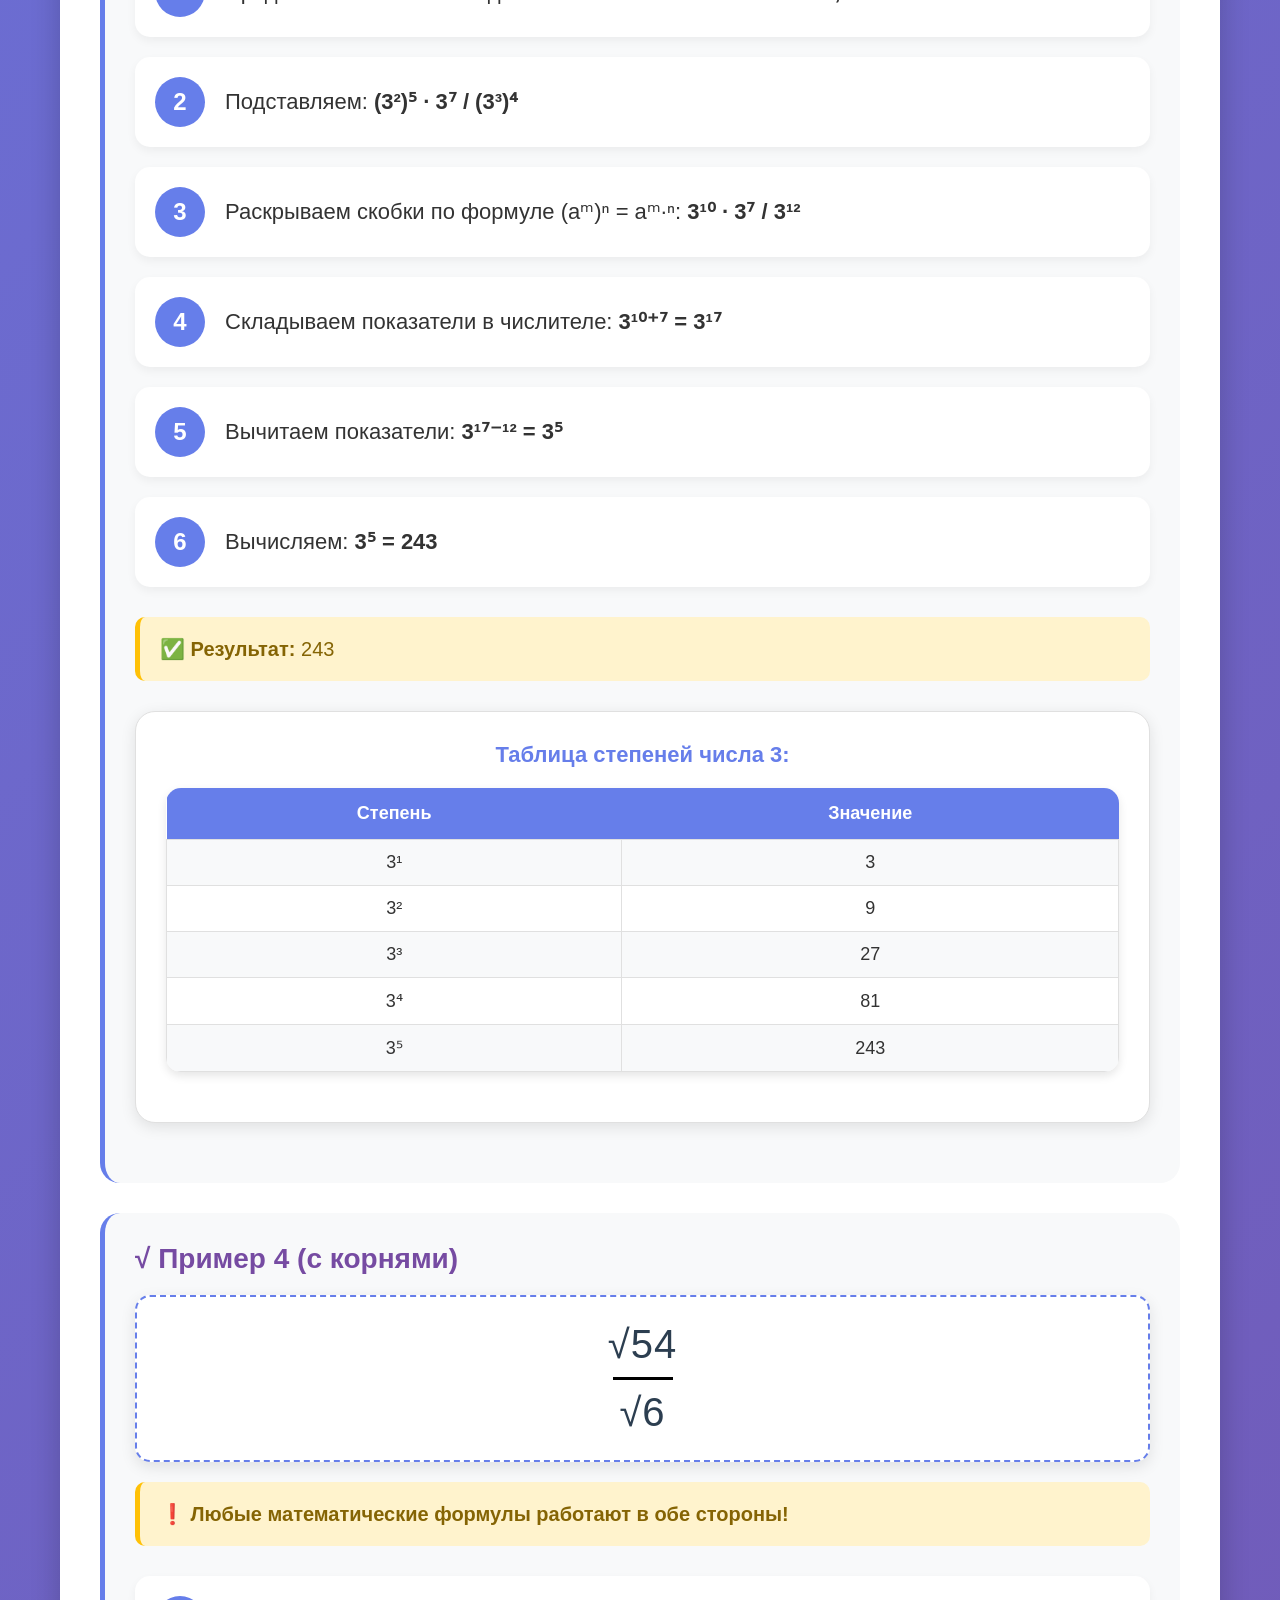
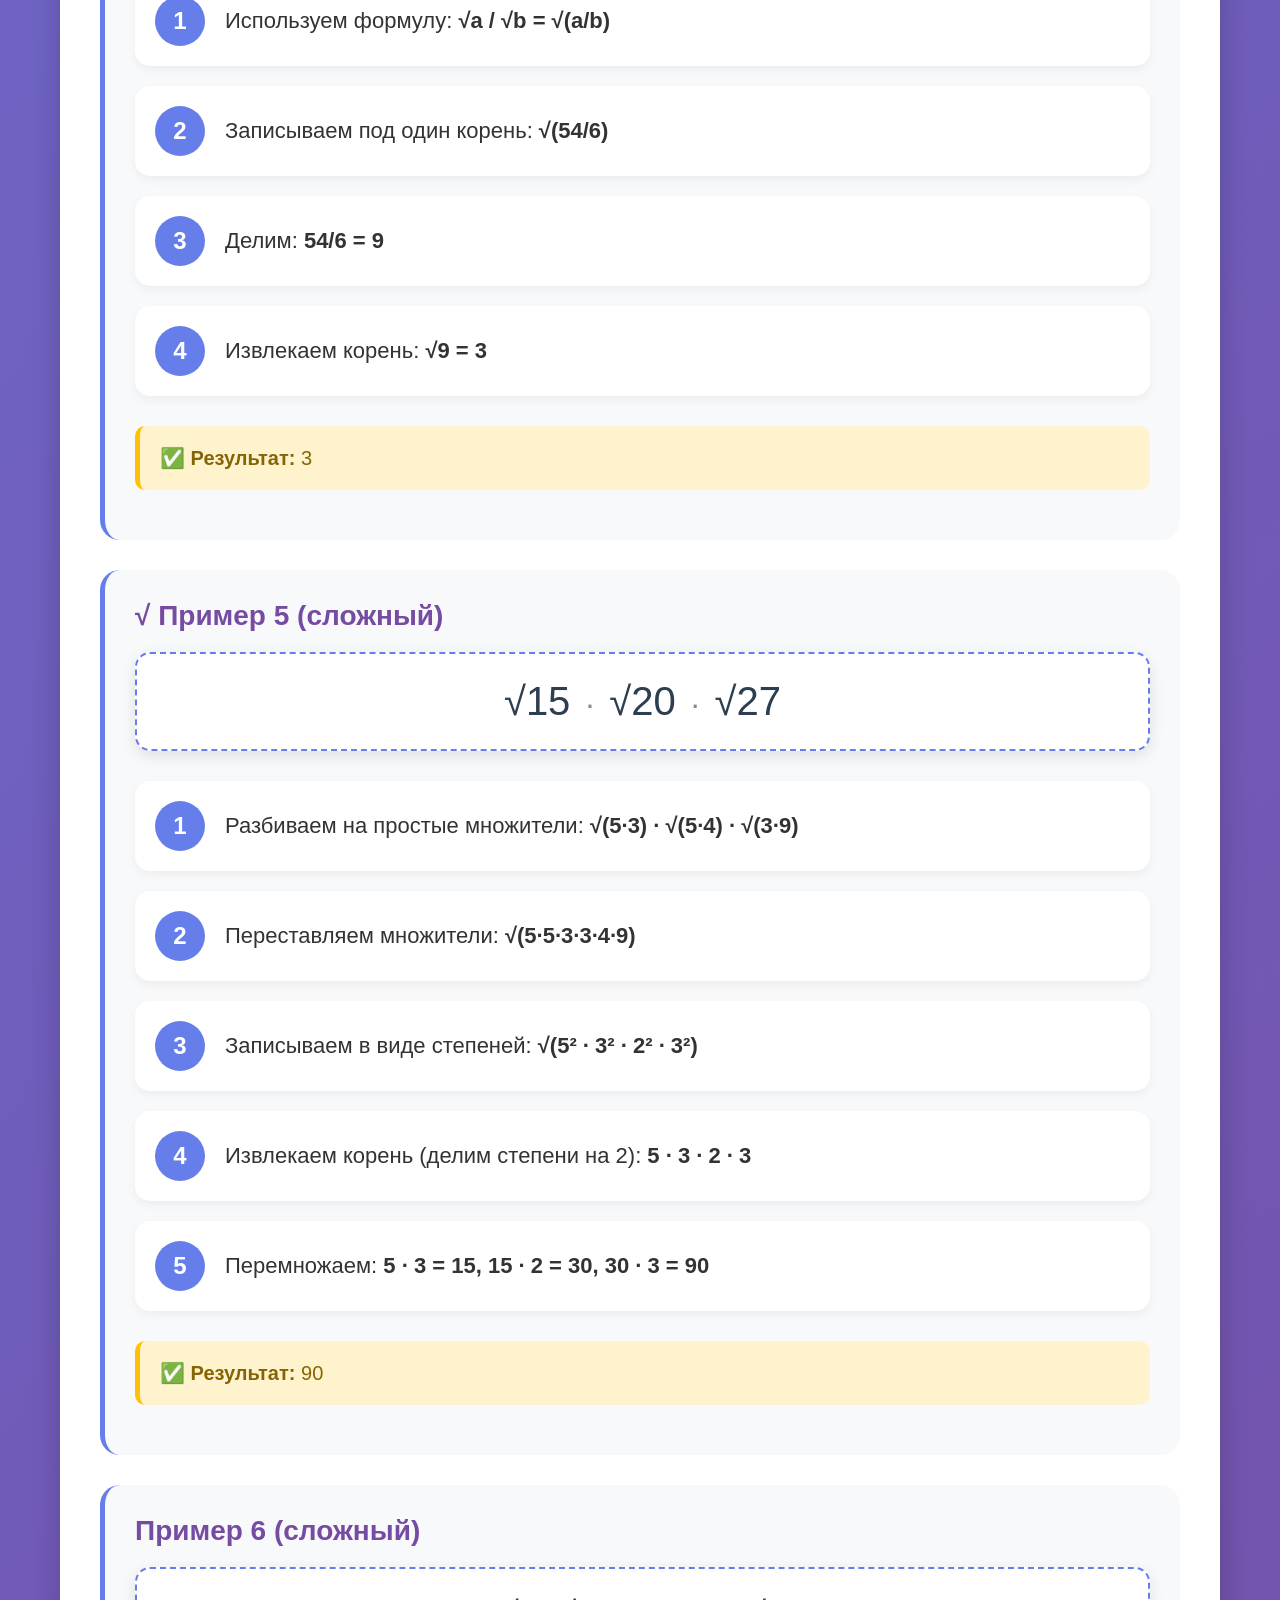
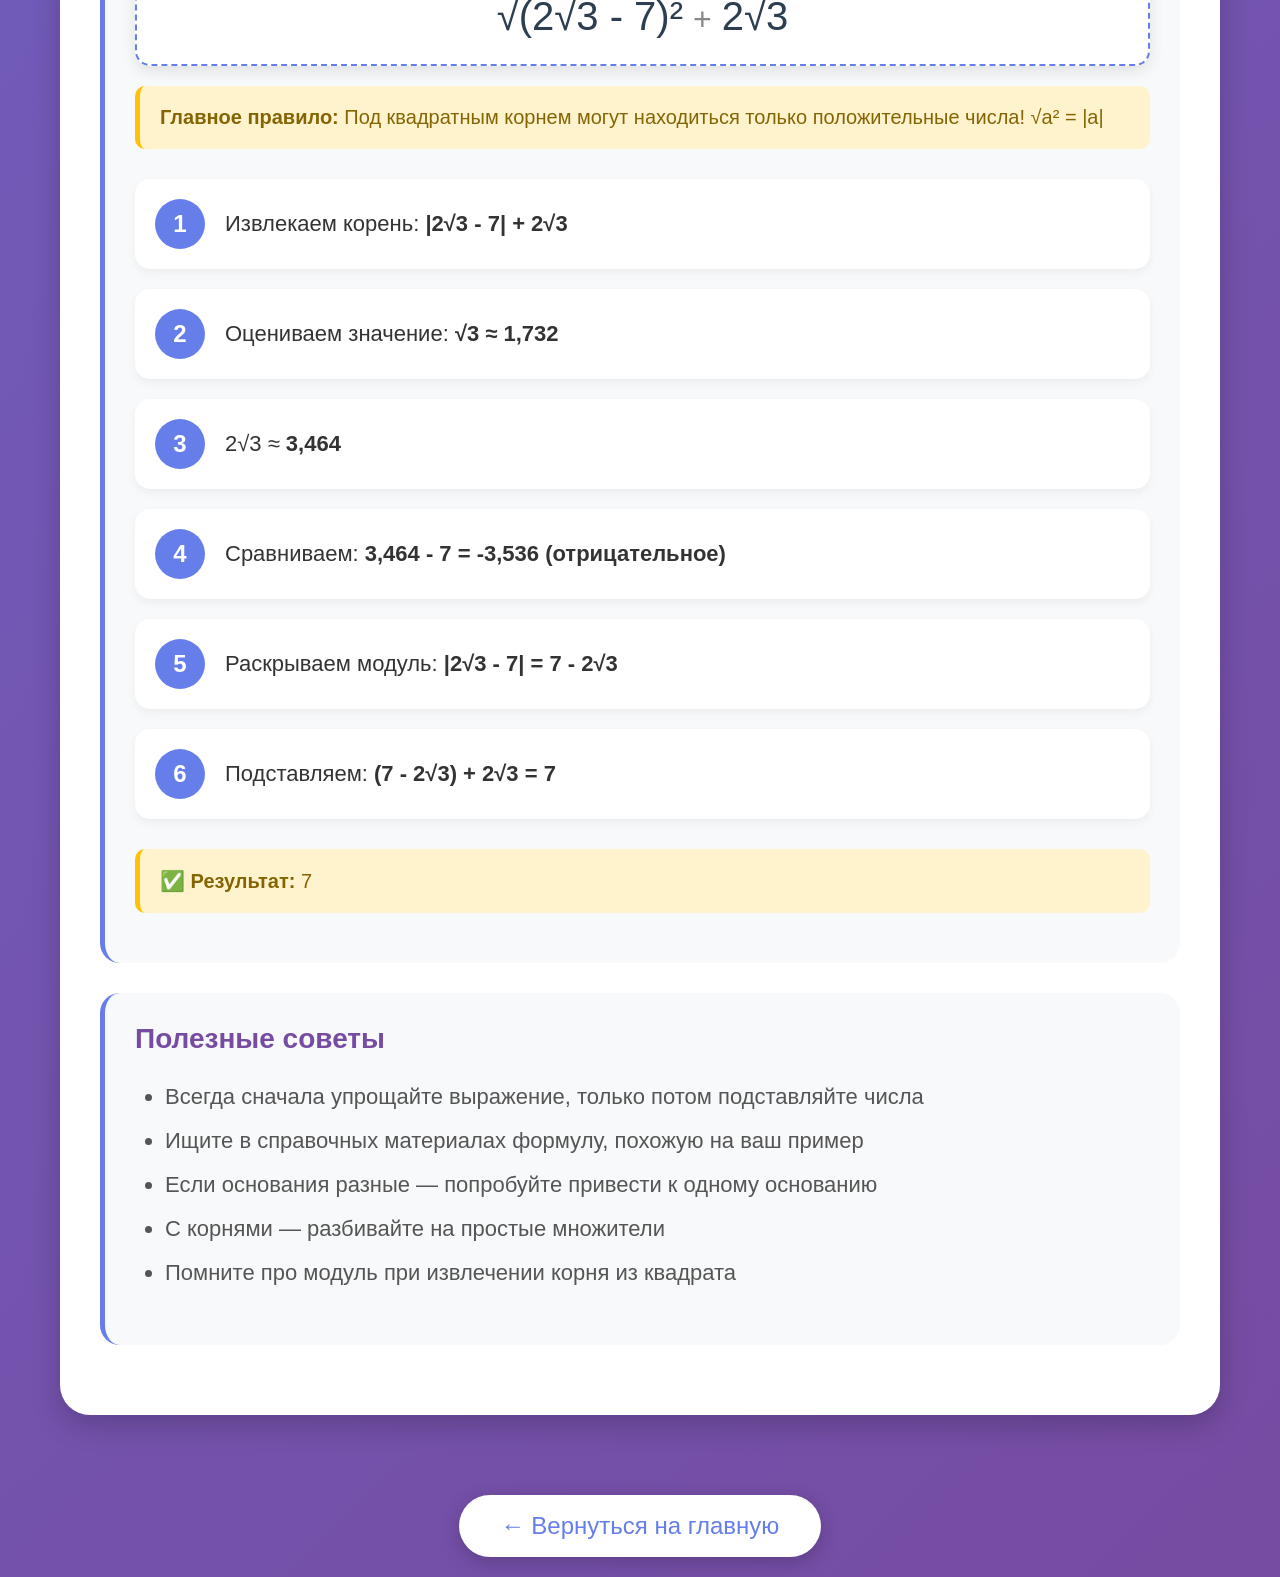
<file: task8.html>
<!DOCTYPE html>
<html lang="ru">
<head>
    <meta charset="UTF-8">
    <meta name="viewport" content="width=device-width, initial-scale=1.0">
    <title>ОГЭ Алгебра | Задание №8</title>
    <!-- Подключаем внешний CSS файл -->
    <link rel="stylesheet" href="style.css">
    <style>
        /* Дополнительные стили для страницы задания */
        .instruction-section {
            background: white;
            border-radius: 30px;
            padding: 40px;
            margin: 40px 0;
            box-shadow: 0 10px 30px rgba(0,0,0,0.2);
        }
        
        .instruction-title {
            font-size: 36px;
            color: #667eea;
            margin-bottom: 30px;
            font-weight: 700;
            border-bottom: 3px solid #ffd700;
            padding-bottom: 15px;
        }
        
        .instruction-block {
            background: #f8f9fa;
            border-radius: 20px;
            padding: 30px;
            margin-bottom: 30px;
            border-left: 5px solid #667eea;
        }
        
        .instruction-block h3 {
            font-size: 28px;
            color: #764ba2;
            margin-bottom: 20px;
        }
        
        .instruction-text {
            font-size: 20px;
            line-height: 1.8;
            color: #555;
            margin-bottom: 20px;
        }
        
        .example-box {
            background: white;
            border-radius: 15px;
            padding: 25px;
            margin: 20px 0;
            box-shadow: 0 5px 15px rgba(0,0,0,0.1);
            border: 2px dashed #667eea;
        }
        
        .important-note {
            background: #fff3cd;
            border-left: 5px solid #ffc107;
            padding: 20px;
            border-radius: 10px;
            margin: 20px 0;
        }
        
        .important-note p {
            font-size: 20px;
            color: #856404;
        }
        
        .math-drawing {
            background: white;
            border-radius: 20px;
            padding: 30px;
            margin: 30px 0;
            box-shadow: 0 4px 15px rgba(0,0,0,0.1);
            border: 1px solid #e0e0e0;
        }
        
        .drawing-title {
            font-size: 22px;
            color: #667eea;
            margin-bottom: 20px;
            font-weight: 600;
            text-align: center;
        }
        
        .formula-card {
            background: linear-gradient(135deg, #667eea10, #764ba210);
            border: 3px solid #667eea;
            border-radius: 20px;
            padding: 20px;
            margin: 20px 0;
            text-align: center;
        }
        
        .formula-card .formula-text {
            font-size: 32px;
            font-weight: 700;
            color: #667eea;
            font-family: 'Courier New', monospace;
        }
        
        .step-by-step {
            display: flex;
            flex-direction: column;
            gap: 20px;
            margin: 30px 0;
        }
        
        .step {
            display: flex;
            align-items: center;
            gap: 20px;
            background: white;
            padding: 20px;
            border-radius: 15px;
            box-shadow: 0 4px 10px rgba(0,0,0,0.05);
        }
        
        .step-number {
            width: 50px;
            height: 50px;
            background: #667eea;
            color: white;
            border-radius: 50%;
            display: flex;
            align-items: center;
            justify-content: center;
            font-size: 24px;
            font-weight: 700;
            flex-shrink: 0;
        }
        
        .step-content {
            font-size: 22px;
            color: #333;
            flex-grow: 1;
        }
        
        .warning-box {
            background: #ffebee;
            border-left: 5px solid #f44336;
            padding: 20px;
            border-radius: 10px;
            margin: 20px 0;
            font-size: 20px;
            color: #c62828;
        }
        
        .back-button {
            margin-top: 40px;
            padding: 15px 40px;
            font-size: 24px;
            background: white;
            color: #667eea;
            border: none;
            border-radius: 50px;
            cursor: pointer;
            transition: all 0.3s ease;
            box-shadow: 0 5px 20px rgba(0,0,0,0.2);
            text-decoration: none;
            display: inline-block;
            border: 2px solid transparent;
        }
        
        .back-button:hover {
            transform: translateY(-5px);
            border-color: #ffd700;
        }
        
        /* Кнопка для поднятия вверх */
        .back-to-top {
            position: fixed;
            bottom: 30px;
            right: 30px;
            width: 70px;
            height: 70px;
            background: linear-gradient(135deg, #667eea, #764ba2);
            color: white;
            border: 3px solid #ffd700;
            border-radius: 50%;
            cursor: pointer;
            display: flex;
            align-items: center;
            justify-content: center;
            font-size: 36px;
            font-weight: bold;
            box-shadow: 0 10px 25px rgba(0,0,0,0.3);
            transition: all 0.3s ease;
            z-index: 999;
            opacity: 0;
            visibility: hidden;
        }
        
        .back-to-top.show {
            opacity: 1;
            visibility: visible;
        }
        
        .back-to-top:hover {
            transform: scale(1.1);
            background: linear-gradient(135deg, #764ba2, #667eea);
            box-shadow: 0 15px 35px rgba(0,0,0,0.4);
        }
        
        .back-to-top:active {
            transform: scale(0.95);
        }
        
        /* Таблица степеней */
        .powers-table {
            width: 100%;
            border-collapse: collapse;
            margin: 20px 0;
            background: white;
            border-radius: 15px;
            overflow: hidden;
            box-shadow: 0 4px 10px rgba(0,0,0,0.1);
        }
        
        .powers-table th {
            background: #667eea;
            color: white;
            padding: 15px;
            font-size: 18px;
        }
        
        .powers-table td {
            padding: 12px;
            text-align: center;
            border: 1px solid #e0e0e0;
            font-size: 18px;
        }
        
        .powers-table tr:nth-child(even) {
            background: #f8f9fa;
        }
        
        /* Для мобильных устройств */
        @media (max-width: 768px) {
            .back-to-top {
                bottom: 20px;
                right: 20px;
                width: 60px;
                height: 60px;
                font-size: 30px;
            }
        }
    </style>
</head>
<body>
    <!-- === ШАПКА С НАЗВАНИЕМ СЛЕВА И КНОПКОЙ СПРАВОЧНЫХ МАТЕРИАЛОВ СПРАВА === -->
    <header class="header">
        <div class="site-title">ОГЭ Математика</div>
        <button class="ref-button" onclick="openReference()">Справочные материалы</button>
    </header>

    <!-- === ОСНОВНОЙ КОНТЕНТ === -->
    <main class="main-content">
        <!-- Заголовок страницы -->
        <h1 class="main-title">Задание №8</h1>
        
        <!-- ИНСТРУКЦИЯ К ВЫПОЛНЕНИЮ -->
        <div class="instruction-section">
            <h2 class="instruction-title">Инструкция к выполнению</h2>
            
            <!-- Золотое правило -->
            <div class="instruction-block">
                <div class="important-note">
                    <p><strong>⭐ ЗОЛОТОЕ ПРАВИЛО ⭐</strong></p>
                    <p>Сначала упрощаем выражение, потом подставляем числовые значения!</p>
                    <p>Обратный порядок может привести к сильному усложнению решения, которое, в свою очередь, приведёт к ошибкам, трате большого количества времени и нервов.</p>
                </div>
            </div>
            

            <!-- Блок 3: Пример 1 (минималистичный) -->
            <div class="instruction-block">
                <h3>Пример 1</h3>
                <div class="example-box">
                    <div style="display: flex; flex-direction: column; align-items: center; gap: 10px;">
                        <div style="font-size: 40px; font-weight: 500; color: #2c3e50; letter-spacing: 1px;">
                            a⁶ · a⁷
                        </div>
                        <div style="width: 120px; height: 3px; background: #000000;"></div>
                        <div style="font-size: 40px; font-weight: 500; color: #2c3e50; letter-spacing: 1px;">
                            a⁵
                        </div>
                    </div>
                </div>
                
                <div class="step-by-step">
                    <div class="step">
                        <div class="step-number">1</div>
                        <div class="step-content">В числителе выражение похоже на формулу: <strong>aᵐ · aⁿ = aᵐ⁺ⁿ</strong></div>
                    </div>
                    <div class="step">
                        <div class="step-number">2</div>
                        <div class="step-content">Складываем показатели: <strong>a⁶ · a⁷ = a⁶⁺⁷ = a¹³</strong></div>
                    </div>
                    <div class="step">
                        <div class="step-number">3</div>
                        <div class="step-content">Получаем: <strong>a¹³ / a⁵</strong></div>
                    </div>
                    <div class="step">
                        <div class="step-number">4</div>
                        <div class="step-content">Теперь выражение похоже на формулу: <strong>aᵐ : aⁿ = aᵐ⁻ⁿ</strong></div>
                    </div>
                    <div class="step">
                        <div class="step-number">5</div>
                        <div class="step-content">Вычитаем показатели: <strong>a¹³⁻⁵ = a⁸</strong></div>
                    </div>
                </div>
                
                <div class="important-note">
                    <p><strong>✅ Результат:</strong> a⁸</p>
                </div>
            </div>
            
            <!-- Блок 4: Пример 2 (минималистичный) -->
            <div class="instruction-block">
                <h3>Пример 2 (с несколькими переменными)</h3>
                <div class="example-box">
                    <div style="display: flex; flex-direction: column; align-items: center; gap: 10px;">
                        <div style="font-size: 40px; font-weight: 500; color: #2c3e50; letter-spacing: 1px;">
                            (a⁷b⁶)³
                        </div>
                        <div style="width: 160px; height: 3px; background: #000000;"></div>
                        <div style="font-size: 40px; font-weight: 500; color: #2c3e50; letter-spacing: 1px;">
                            (a⁴b³)⁴
                        </div>
                    </div>
                </div>
                
                <div class="warning-box">
                    <p><strong>Важно:</strong> Сложение и вычитание степеней можно применять только у одинаковых оснований! Если выражение содержит несколько переменных, то работаем с каждой переменной отдельно.</p>
                </div>
                
                <div class="step-by-step">
                    <div class="step">
                        <div class="step-number">1</div>
                        <div class="step-content">В первую очередь нам надо упростить отдельно числитель и отдельно знаменатель. Находим формулы, которые похожи на выражения со скобками: <strong>(ab)ⁿ = aⁿ · bⁿ</strong> и <strong>(aᵐ)ⁿ = aᵐ·ⁿ</strong></div>
                    </div>
                    <div class="step">
                        <div class="step-number">2</div>
                        <div class="step-content">Раскрываем скобки: <strong>(a⁷b⁶)³ = a⁷·³ · b⁶·³ = a²¹ · b¹⁸</strong></div>
                    </div>
                    <div class="step">
                        <div class="step-number">3</div>
                        <div class="step-content">Знаменатель: <strong>(a⁴b³)⁴ = a⁴·⁴ · b³·⁴ = a¹⁶ · b¹²</strong></div>
                    </div>
                    <div class="step">
                        <div class="step-number">4</div>
                        <div class="step-content">Получаем: <strong>(a²¹ · b¹⁸) / (a¹⁶ · b¹²)</strong></div>
                    </div>
                    <div class="step">
                        <div class="step-number">5</div>
                        <div class="step-content">Так как дробь состоит исключительно из множителей, то её можно разделить на две дроби: <strong>(a²¹/a¹⁶) · (b¹⁸/b¹²)</strong></div>
                    </div>
                    <div class="step">
                        <div class="step-number">6</div>
                        <div class="step-content">Дальше удобно работать с обеими дробями отдельно: <strong>a²¹⁻¹⁶ · b¹⁸⁻¹² = a⁵ · b⁶</strong></div>
                    </div>
                </div>
                
                <div class="important-note">
                    <p><strong>✅ Результат:</strong> a⁵b⁶</p>
                </div>
            </div>
            
            <!-- Блок 5: Пример 3 (минималистичный) -->
            <div class="instruction-block">
                <h3>Пример 3 (с числами)</h3>
                <div class="example-box">
                    <div style="display: flex; flex-direction: column; align-items: center; gap: 10px;">
                        <div style="font-size: 40px; font-weight: 500; color: #2c3e50; letter-spacing: 1px;">
                            9⁵ · 3⁷
                        </div>
                        <div style="width: 120px; height: 3px; background: #000000;"></div>
                        <div style="font-size: 40px; font-weight: 500; color: #2c3e50; letter-spacing: 1px;">
                            27⁴
                        </div>
                    </div>
                </div>
                
                <div class="step-by-step">
                    <div class="step">
                        <div class="step-number">1</div>
                        <div class="step-content">Представляем числа в виде степени с основанием 3: <strong>9 = 3², 27 = 3³</strong></div>
                    </div>
                    <div class="step">
                        <div class="step-number">2</div>
                        <div class="step-content">Подставляем: <strong>(3²)⁵ · 3⁷ / (3³)⁴</strong></div>
                    </div>
                    <div class="step">
                        <div class="step-number">3</div>
                        <div class="step-content">Раскрываем скобки по формуле (aᵐ)ⁿ = aᵐ·ⁿ: <strong>3¹⁰ · 3⁷ / 3¹²</strong></div>
                    </div>
                    <div class="step">
                        <div class="step-number">4</div>
                        <div class="step-content">Складываем показатели в числителе: <strong>3¹⁰⁺⁷ = 3¹⁷</strong></div>
                    </div>
                    <div class="step">
                        <div class="step-number">5</div>
                        <div class="step-content">Вычитаем показатели: <strong>3¹⁷⁻¹² = 3⁵</strong></div>
                    </div>
                    <div class="step">
                        <div class="step-number">6</div>
                        <div class="step-content">Вычисляем: <strong>3⁵ = 243</strong></div>
                    </div>
                </div>
                
                <div class="important-note">
                    <p><strong>✅ Результат:</strong> 243</p>
                </div>
                
                <div class="math-drawing">
                    <div class="drawing-title">Таблица степеней числа 3:</div>
                    <table class="powers-table">
                        <tr><th>Степень</th><th>Значение</th> </tr>
                        <tr><td>3¹</td><td>3</td> </tr>
                        <tr><td>3²</td><td>9</td> </tr>
                        <tr><td>3³</td><td>27</td> </tr>
                        <tr><td>3⁴</td><td>81</td> </tr>
                        <tr><td>3⁵</td><td>243</td> </tr>
                    </table>
                </div>
            </div>
            
            <!-- Блок 6: Пример с корнями 1 -->
            <div class="instruction-block">
                <h3>√ Пример 4 (с корнями)</h3>
                <div class="example-box">
                    <div style="display: flex; flex-direction: column; align-items: center; gap: 10px;">
                        <div style="font-size: 40px; font-weight: 500; color: #2c3e50; letter-spacing: 1px;">
                            √54
                        </div>
                        <div style="width: 60px; height: 3px; background: #000000;"></div>
                        <div style="font-size: 40px; font-weight: 500; color: #2c3e50; letter-spacing: 1px;">
                            √6
                        </div>
                    </div>
                </div>
                
                <div class="important-note">
                    <p><strong>❗ Любые математические формулы работают в обе стороны!</strong></p>
                </div>
                
                <div class="step-by-step">
                    <div class="step">
                        <div class="step-number">1</div>
                        <div class="step-content">Используем формулу: <strong>√a / √b = √(a/b)</strong></div>
                    </div>
                    <div class="step">
                        <div class="step-number">2</div>
                        <div class="step-content">Записываем под один корень: <strong>√(54/6)</strong></div>
                    </div>
                    <div class="step">
                        <div class="step-number">3</div>
                        <div class="step-content">Делим: <strong>54/6 = 9</strong></div>
                    </div>
                    <div class="step">
                        <div class="step-number">4</div>
                        <div class="step-content">Извлекаем корень: <strong>√9 = 3</strong></div>
                    </div>
                </div>
                
                <div class="important-note">
                    <p><strong>✅ Результат:</strong> 3</p>
                </div>
            </div>
            
            <!-- Блок 7: Пример с корнями 2 (сложный) -->
            <div class="instruction-block">
                <h3>√ Пример 5 (сложный)</h3>
                <div class="example-box">
                    <div style="display: flex; justify-content: center; gap: 15px; align-items: baseline;">
                        <span style="font-size: 40px; font-weight: 500; color: #2c3e50;">√15</span>
                        <span style="font-size: 32px; color: #888;">·</span>
                        <span style="font-size: 40px; font-weight: 500; color: #2c3e50;">√20</span>
                        <span style="font-size: 32px; color: #888;">·</span>
                        <span style="font-size: 40px; font-weight: 500; color: #2c3e50;">√27</span>
                    </div>
                </div>
                
                <div class="step-by-step">
                    <div class="step">
                        <div class="step-number">1</div>
                        <div class="step-content">Разбиваем на простые множители: <strong>√(5·3) · √(5·4) · √(3·9)</strong></div>
                    </div>
                    <div class="step">
                        <div class="step-number">2</div>
                        <div class="step-content">Переставляем множители: <strong>√(5·5·3·3·4·9)</strong></div>
                    </div>
                    <div class="step">
                        <div class="step-number">3</div>
                        <div class="step-content">Записываем в виде степеней: <strong>√(5² · 3² · 2² · 3²)</strong></div>
                    </div>
                    <div class="step">
                        <div class="step-number">4</div>
                        <div class="step-content">Извлекаем корень (делим степени на 2): <strong>5 · 3 · 2 · 3</strong></div>
                    </div>
                    <div class="step">
                        <div class="step-number">5</div>
                        <div class="step-content">Перемножаем: <strong>5 · 3 = 15, 15 · 2 = 30, 30 · 3 = 90</strong></div>
                    </div>
                </div>
                
                <div class="important-note">
                    <p><strong>✅ Результат:</strong> 90</p>
                </div>
            </div>
            
            <!-- Блок 8: Сложный пример с модулем -->
            <div class="instruction-block">
                <h3>Пример 6 (сложный)</h3>
                <div class="example-box">
                    <div style="display: flex; justify-content: center; align-items: baseline; flex-wrap: wrap; gap: 10px;">
                        <span style="font-size: 40px; font-weight: 500; color: #2c3e50;">√(2√3 - 7)²</span>
                        <span style="font-size: 32px; color: #888;">+</span>
                        <span style="font-size: 40px; font-weight: 500; color: #2c3e50;">2√3</span>
                    </div>
                </div>
                
                <div class="important-note">
                    <p><strong>Главное правило:</strong> Под квадратным корнем могут находиться только положительные числа! √a² = |a|</p>
                </div>
                
                <div class="step-by-step">
                    <div class="step">
                        <div class="step-number">1</div>
                        <div class="step-content">Извлекаем корень: <strong>|2√3 - 7| + 2√3</strong></div>
                    </div>
                    <div class="step">
                        <div class="step-number">2</div>
                        <div class="step-content">Оцениваем значение: <strong>√3 ≈ 1,732</strong></div>
                    </div>
                    <div class="step">
                        <div class="step-number">3</div>
                        <div class="step-content">2√3 ≈ <strong>3,464</strong></div>
                    </div>
                    <div class="step">
                        <div class="step-number">4</div>
                        <div class="step-content">Сравниваем: <strong>3,464 - 7 = -3,536 (отрицательное)</strong></div>
                    </div>
                    <div class="step">
                        <div class="step-number">5</div>
                        <div class="step-content">Раскрываем модуль: <strong>|2√3 - 7| = 7 - 2√3</strong></div>
                    </div>
                    <div class="step">
                        <div class="step-number">6</div>
                        <div class="step-content">Подставляем: <strong>(7 - 2√3) + 2√3 = 7</strong></div>
                    </div>
                </div>
                
                <div class="important-note">
                    <p><strong>✅ Результат:</strong> 7</p>
                </div>
            </div>
            
            <!-- Блок 9: Полезные советы -->
            <div class="instruction-block">
                <h3>Полезные советы</h3>
                <div class="instruction-text">
                    <ul style="font-size: 22px; line-height: 2; margin-left: 30px;">
                        <li>Всегда сначала упрощайте выражение, только потом подставляйте числа</li>
                        <li>Ищите в справочных материалах формулу, похожую на ваш пример</li>
                        <li>Если основания разные — попробуйте привести к одному основанию</li>
                        <li>С корнями — разбивайте на простые множители</li>
                        <li>Помните про модуль при извлечении корня из квадрата</li>
                    </ul>
                </div>
            </div>
        </div>
        
        <!-- Кнопка возврата на главную -->
        <div style="text-align: center;">
            <a href="index.html" class="back-button">← Вернуться на главную</a>
        </div>
    </main>

    <!-- Кнопка для поднятия вверх -->
    <button class="back-to-top" id="backToTopBtn" onclick="scrollToTop()">↑</button>

    <!-- === МОДАЛЬНОЕ ОКНО СО СПРАВОЧНЫМИ МАТЕРИАЛАМИ === -->
    <div id="referenceModal" class="modal">
        <div class="modal-content">
            <span class="close-button" onclick="closeReference()">&times;</span>
            <h2 class="ref-title">СПРАВОЧНЫЕ МАТЕРИАЛЫ ПО МАТЕМАТИКЕ</h2>
            <img src="images/справочые материалы 3.jpg" alt="Справочные" style="width: 910px; height: auto;">
    <!-- === СКРИПТЫ === -->
    <script>
        // Функция для открытия модального окна
        function openReference() {
            document.getElementById('referenceModal').style.display = 'block';
            document.body.style.overflow = 'hidden';
        }
        
        // Функция для закрытия модального окна
        function closeReference() {
            document.getElementById('referenceModal').style.display = 'none';
            document.body.style.overflow = 'auto';
        }
        
        // Закрытие по клику вне модального окна
        window.onclick = function(event) {
            var modal = document.getElementById('referenceModal');
            if (event.target == modal) {
                modal.style.display = 'none';
                document.body.style.overflow = 'auto';
            }
        }
        
        // Закрытие по клавише ESC
        document.addEventListener('keydown', function(event) {
            if (event.key === 'Escape') {
                var modal = document.getElementById('referenceModal');
                if (modal.style.display === 'block') {
                    modal.style.display = 'none';
                    document.body.style.overflow = 'auto';
                }
            }
        });
        
        // Кнопка для поднятия вверх
        window.addEventListener('scroll', function() {
            const backToTopBtn = document.getElementById('backToTopBtn');
            if (window.scrollY > 400) {
                backToTopBtn.classList.add('show');
            } else {
                backToTopBtn.classList.remove('show');
            }
        });
        
        function scrollToTop() {
            window.scrollTo({
                top: 0,
                behavior: 'smooth'
            });
        }
    </script>
</body>
</html>
</file>
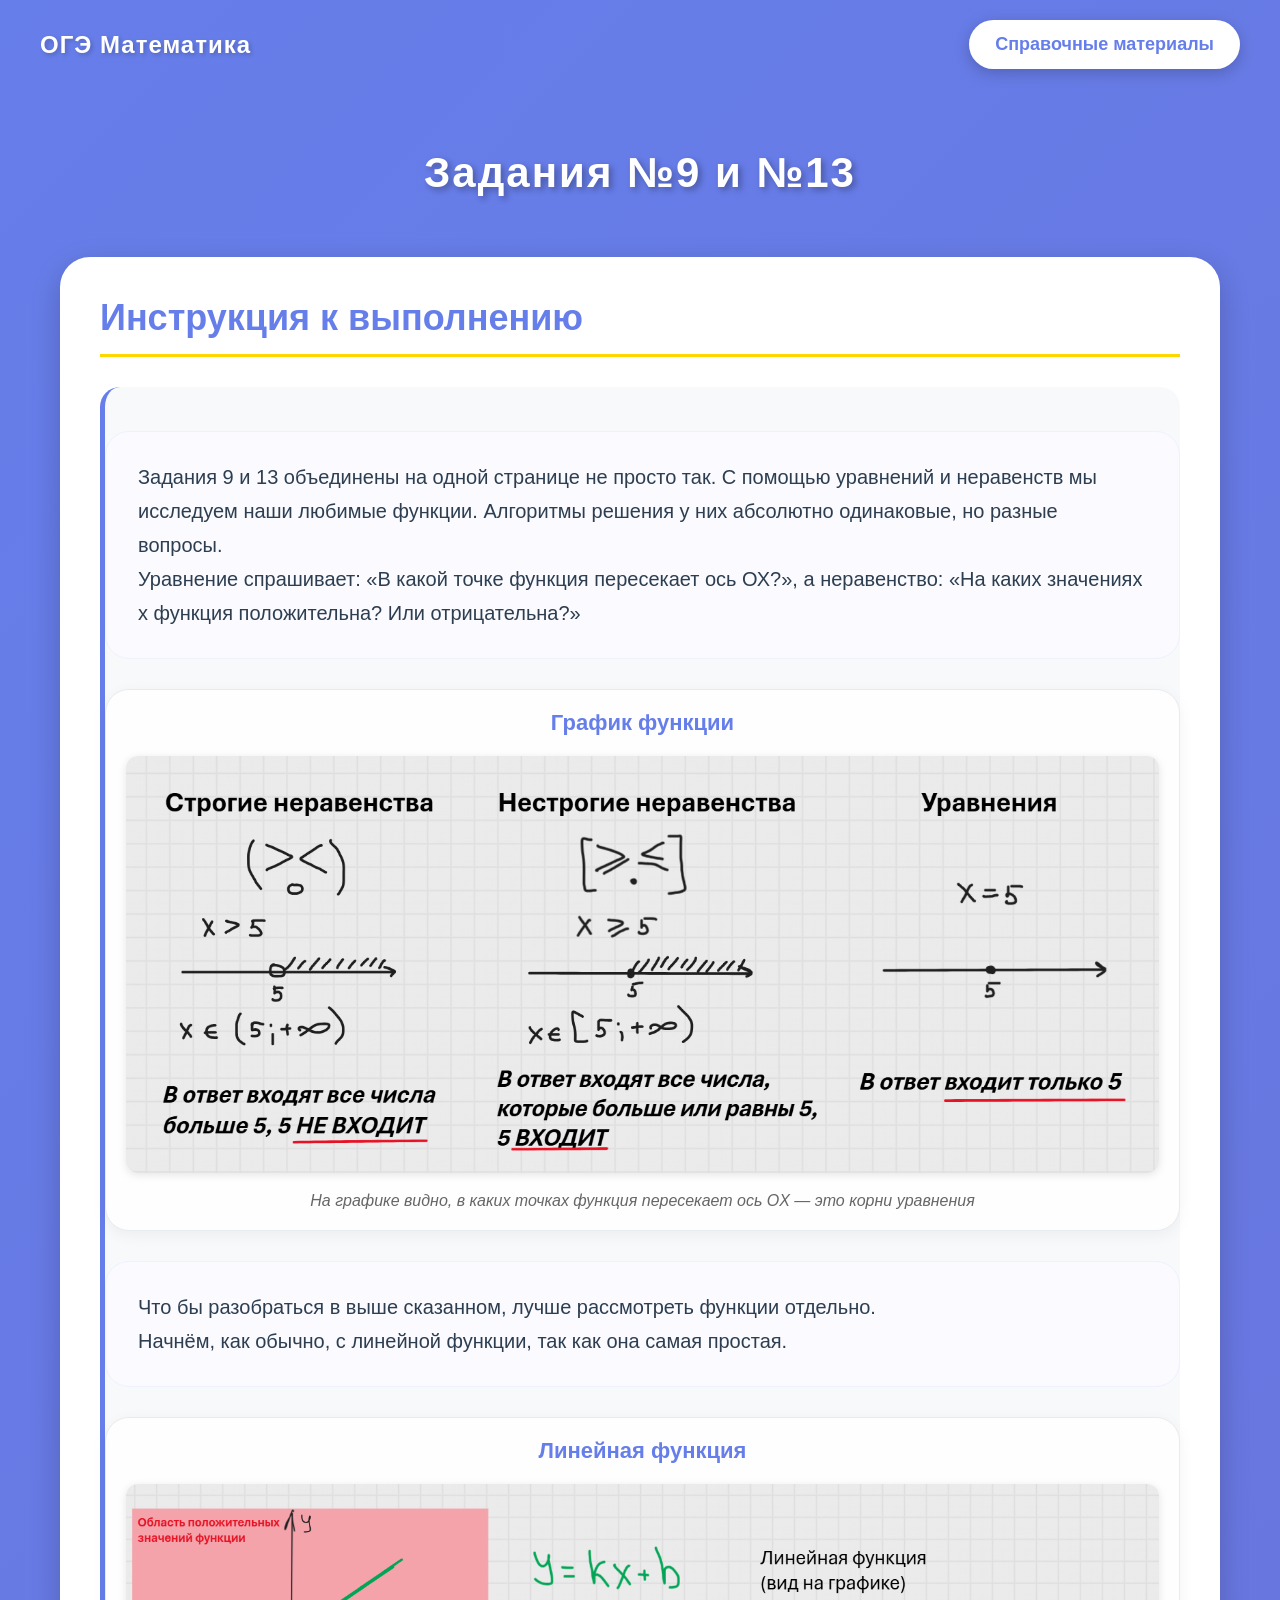
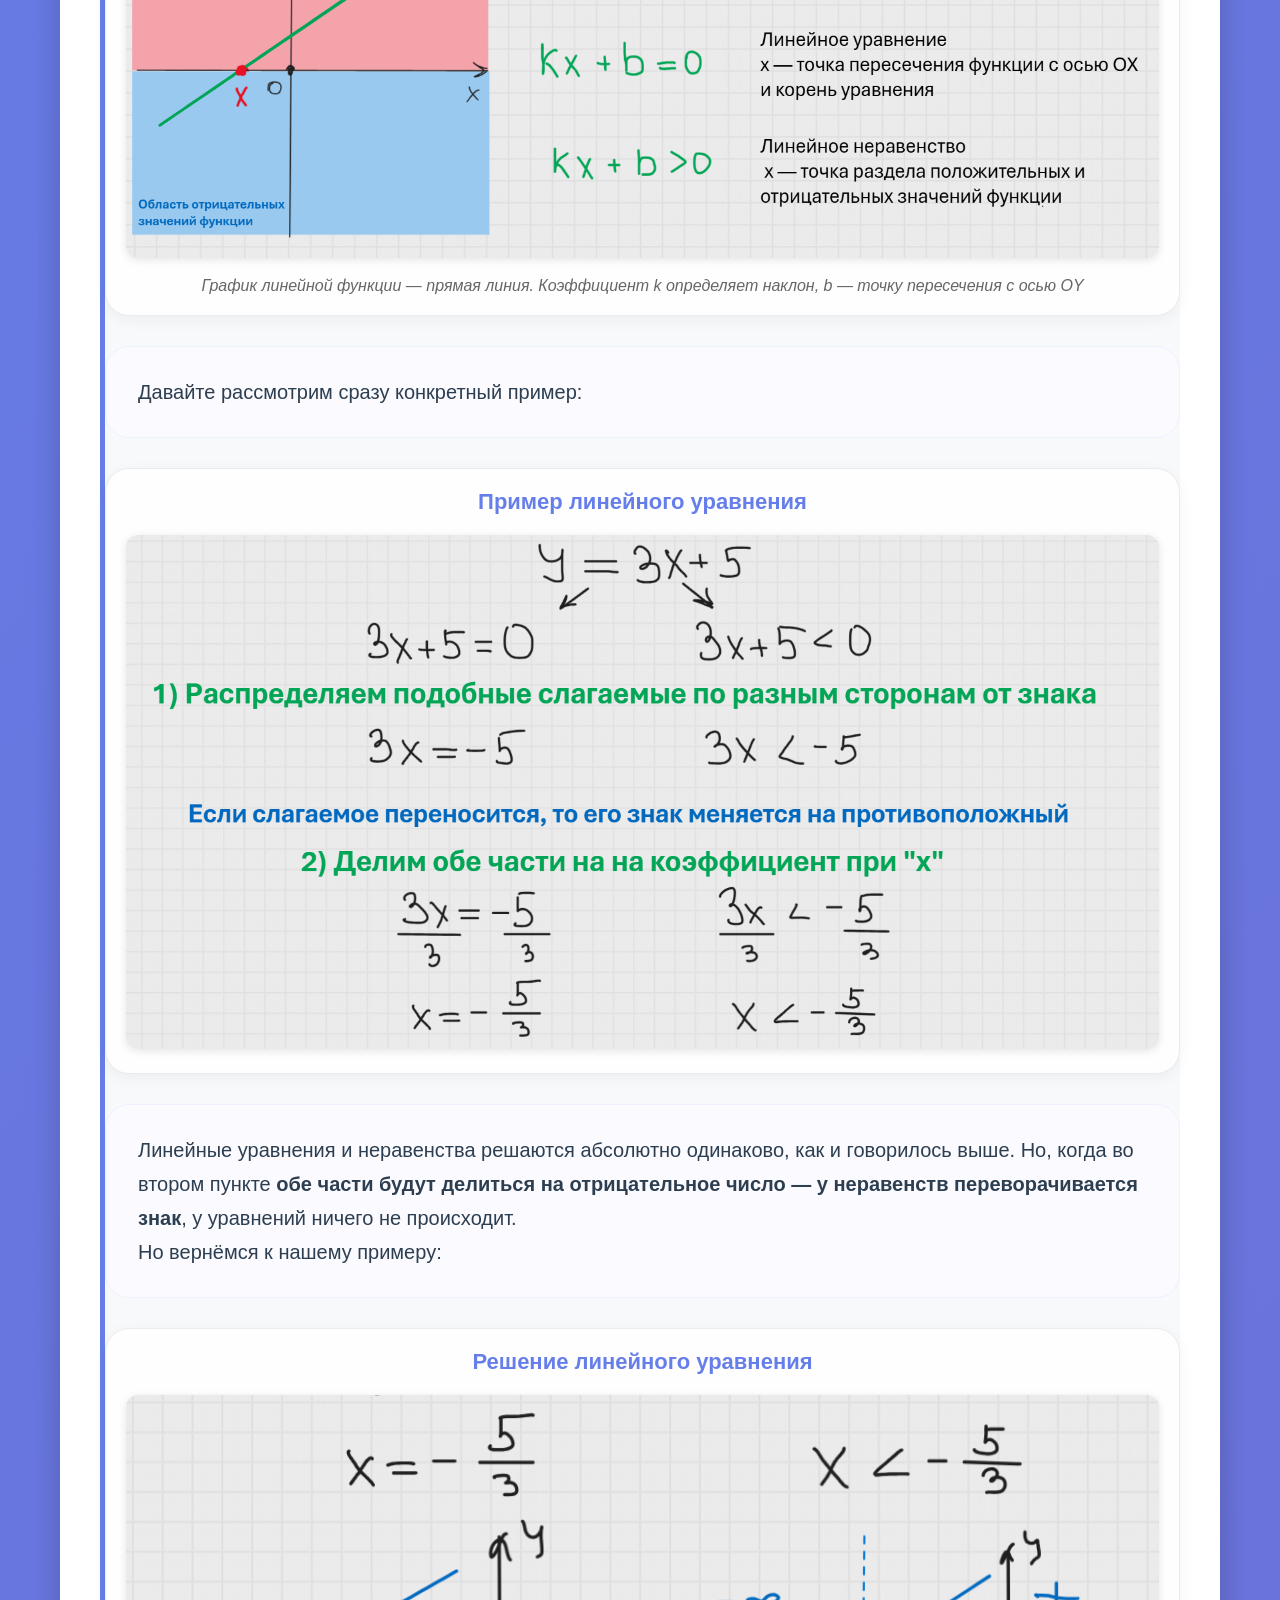
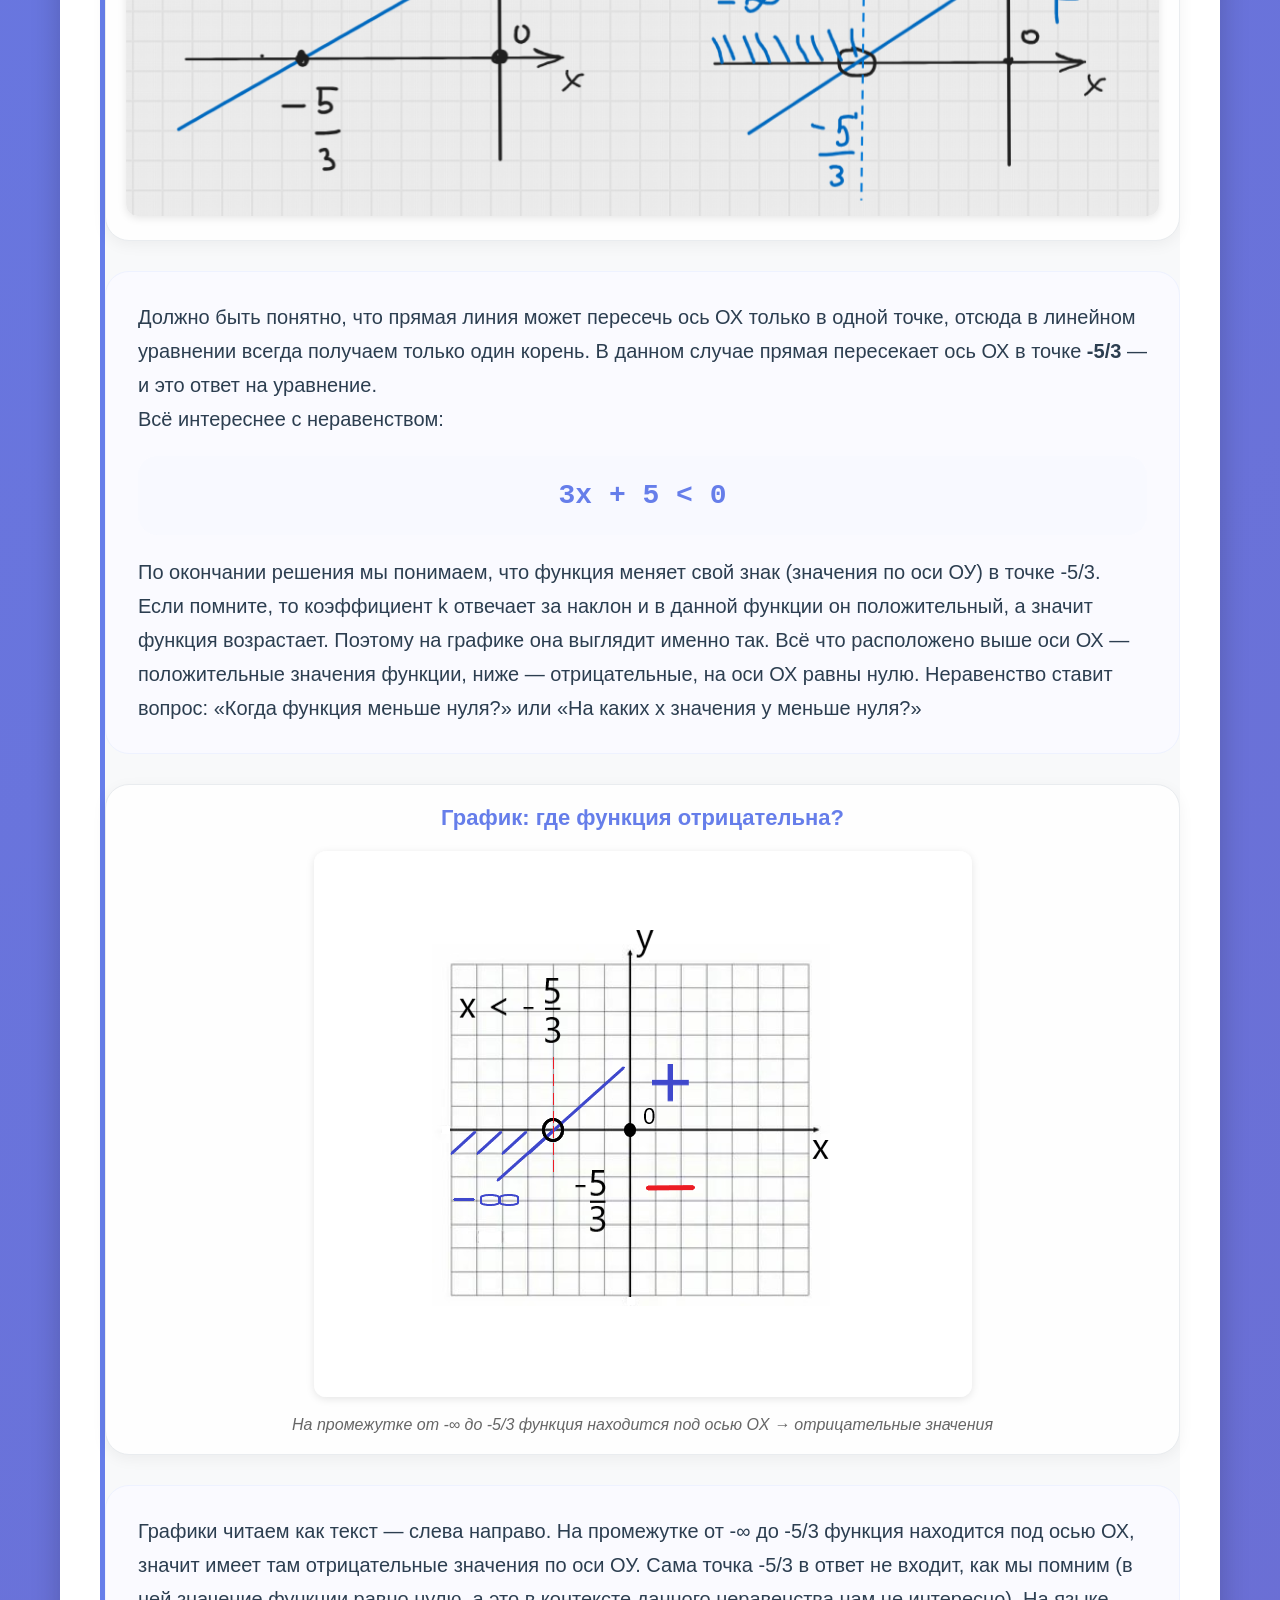
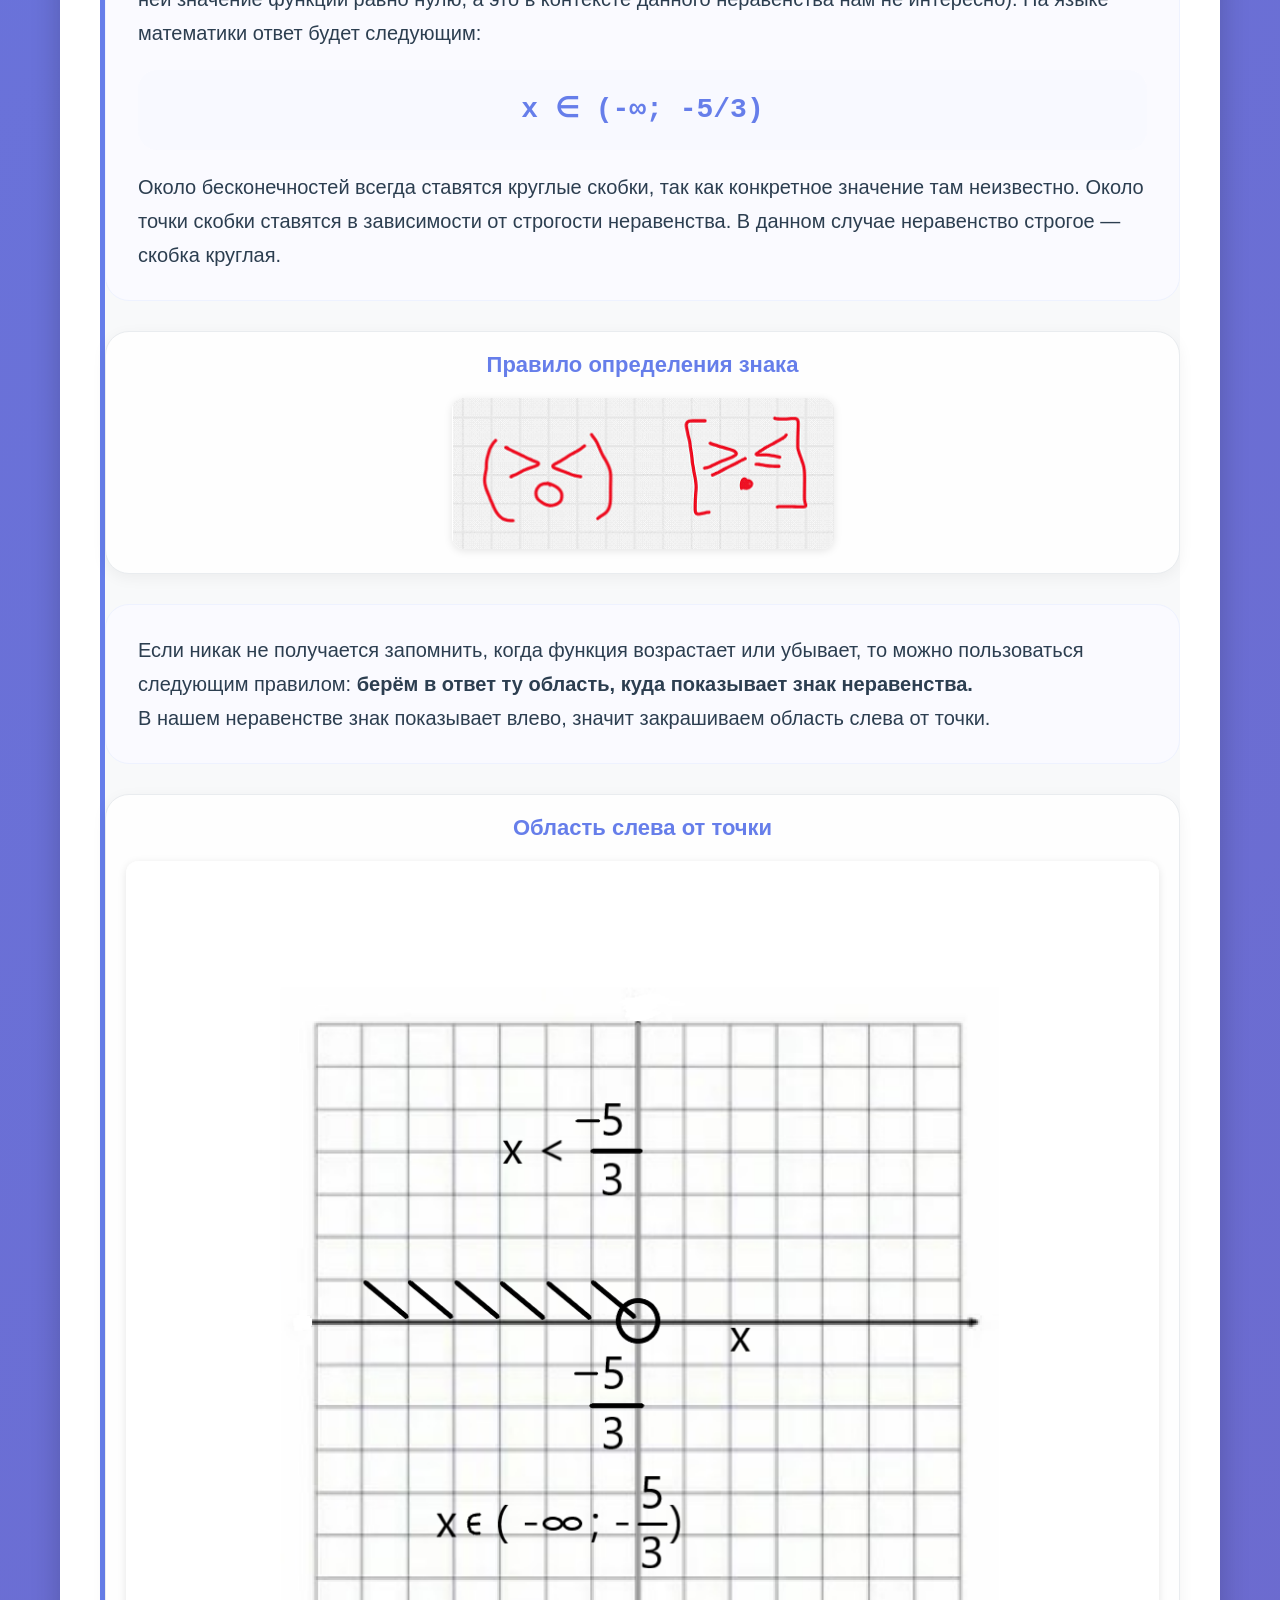
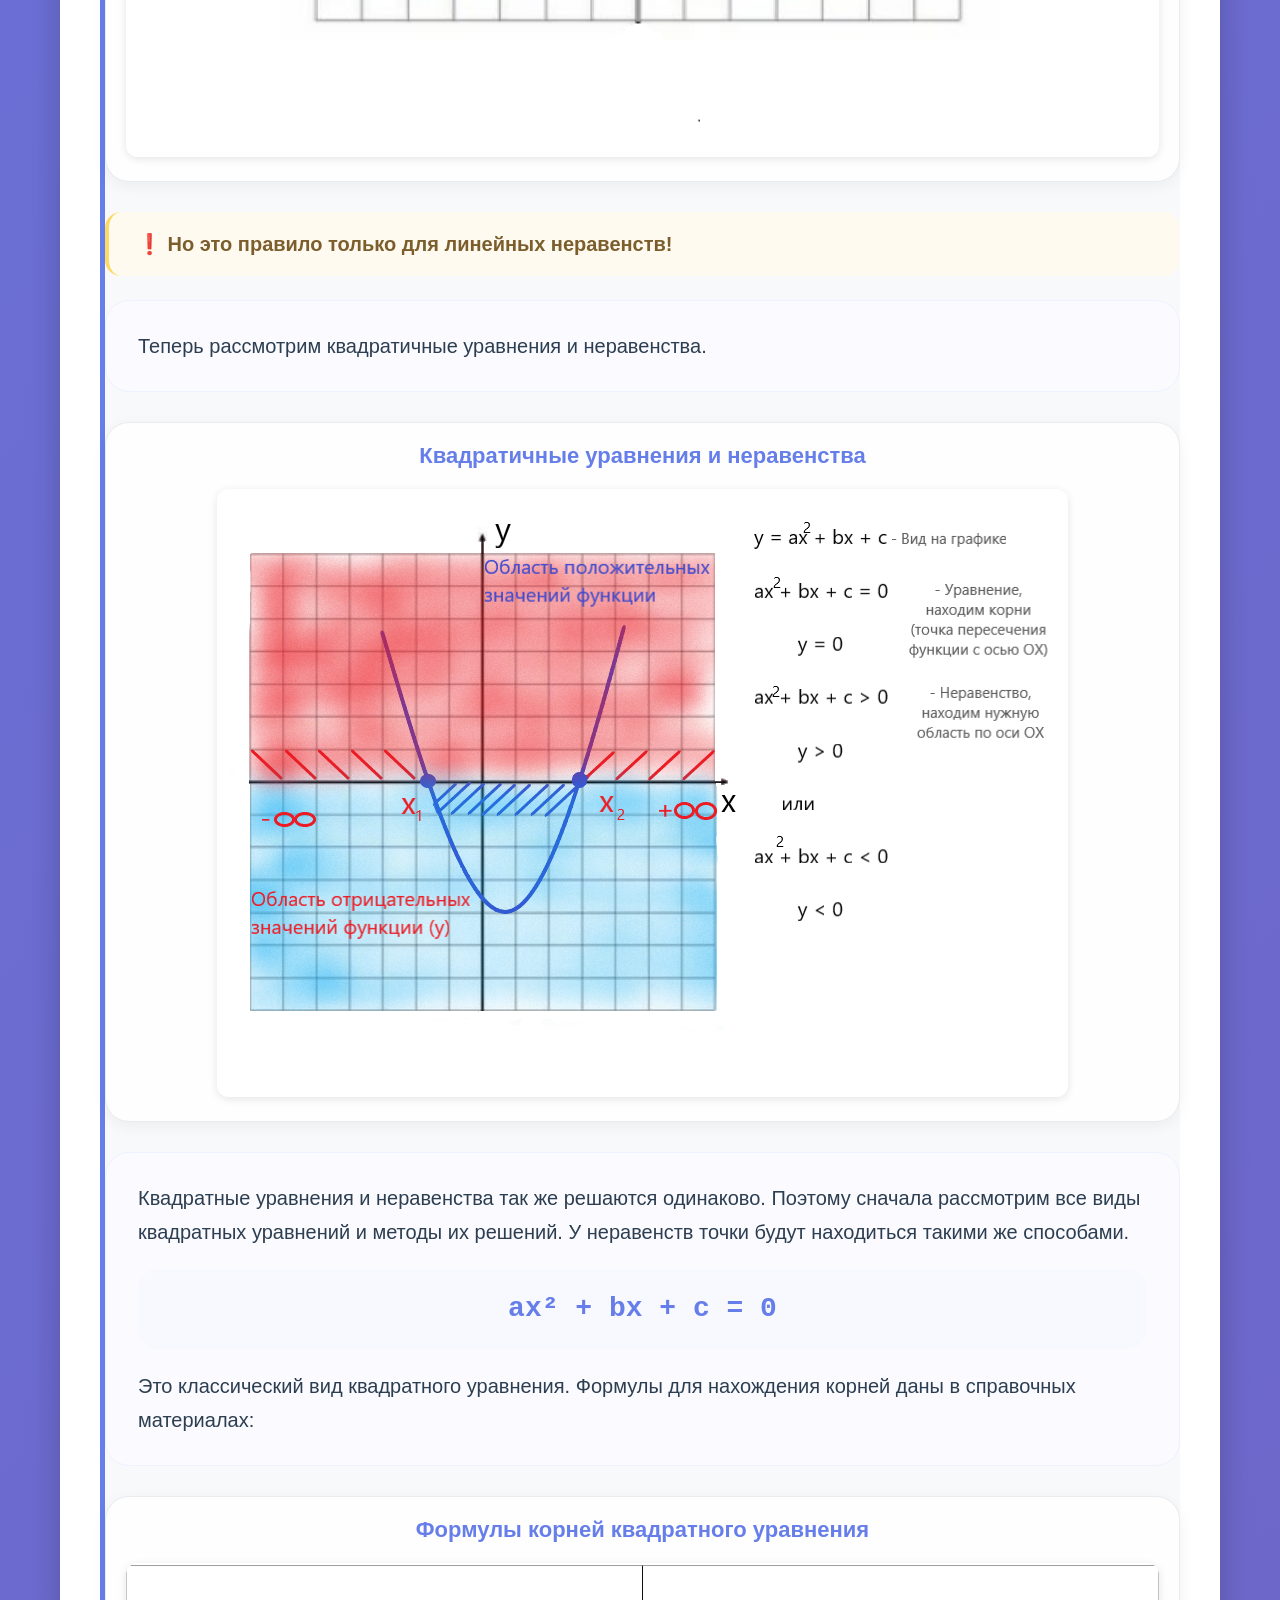
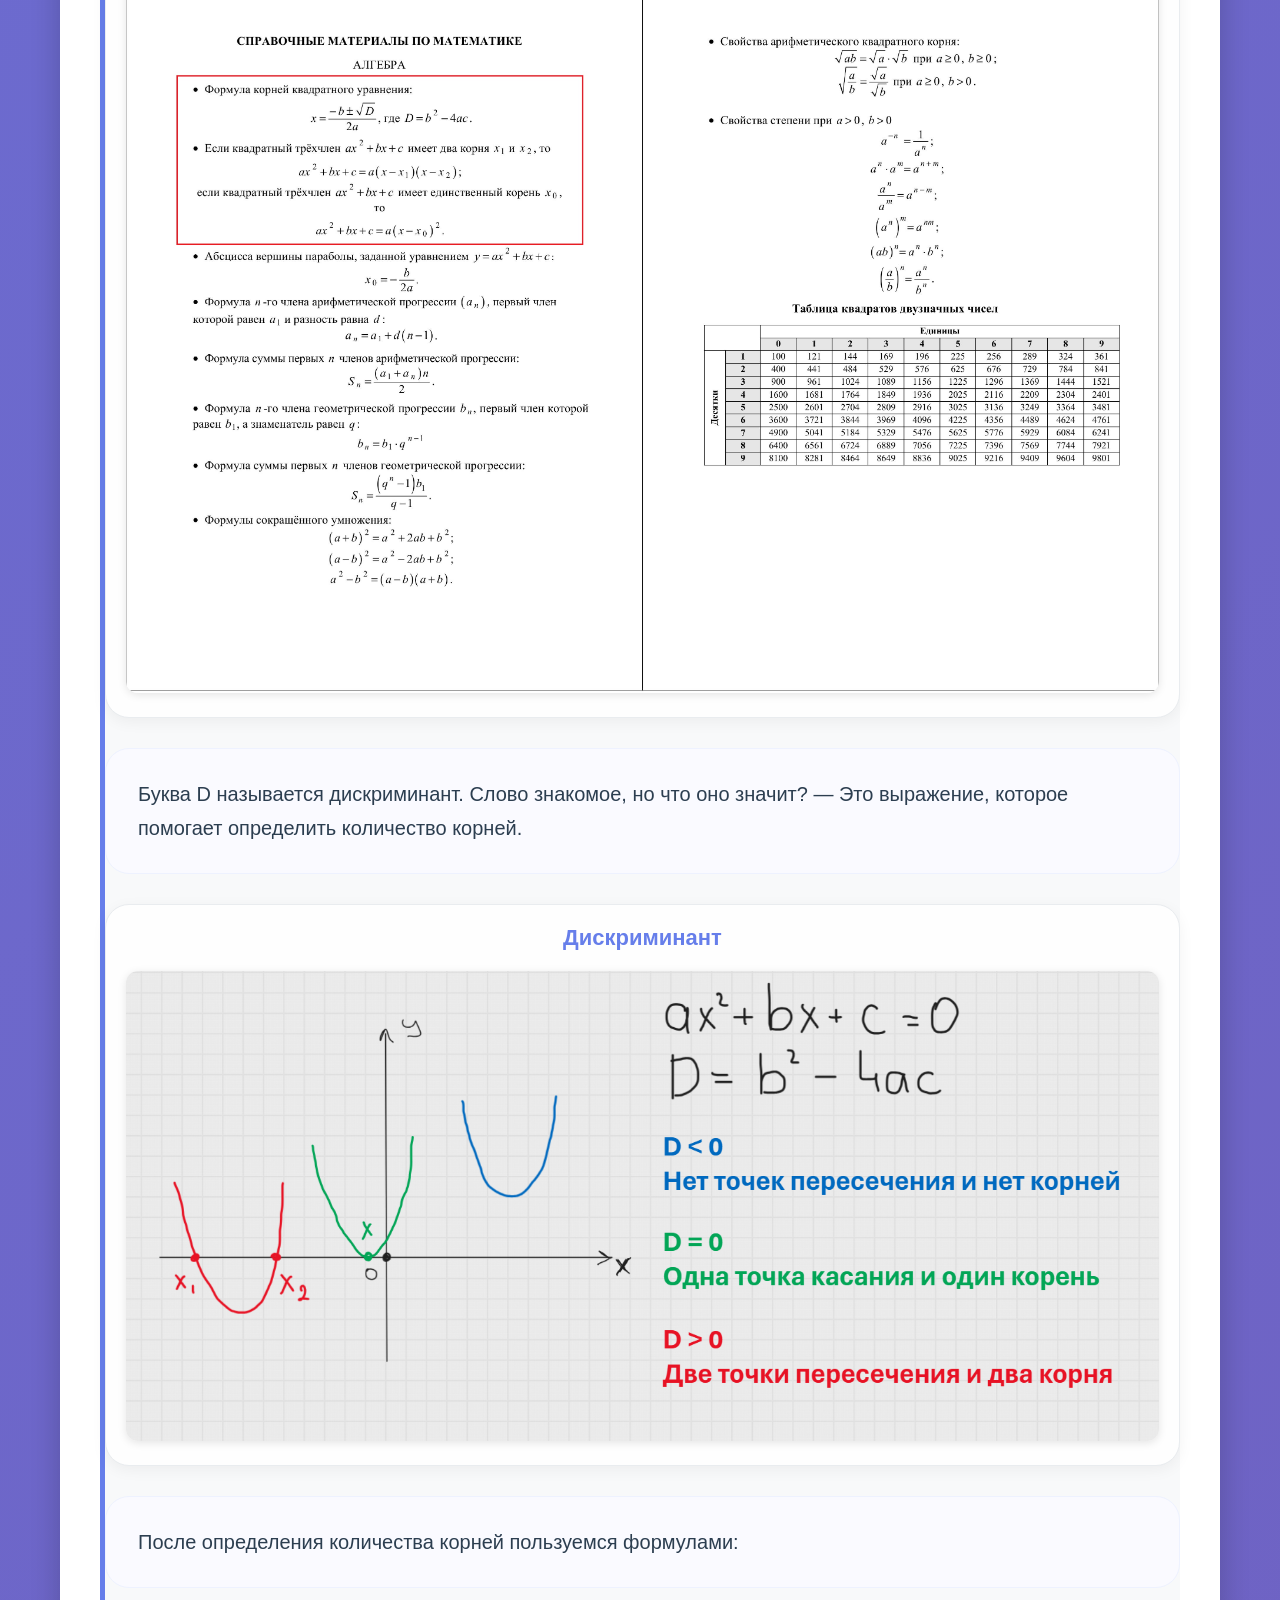
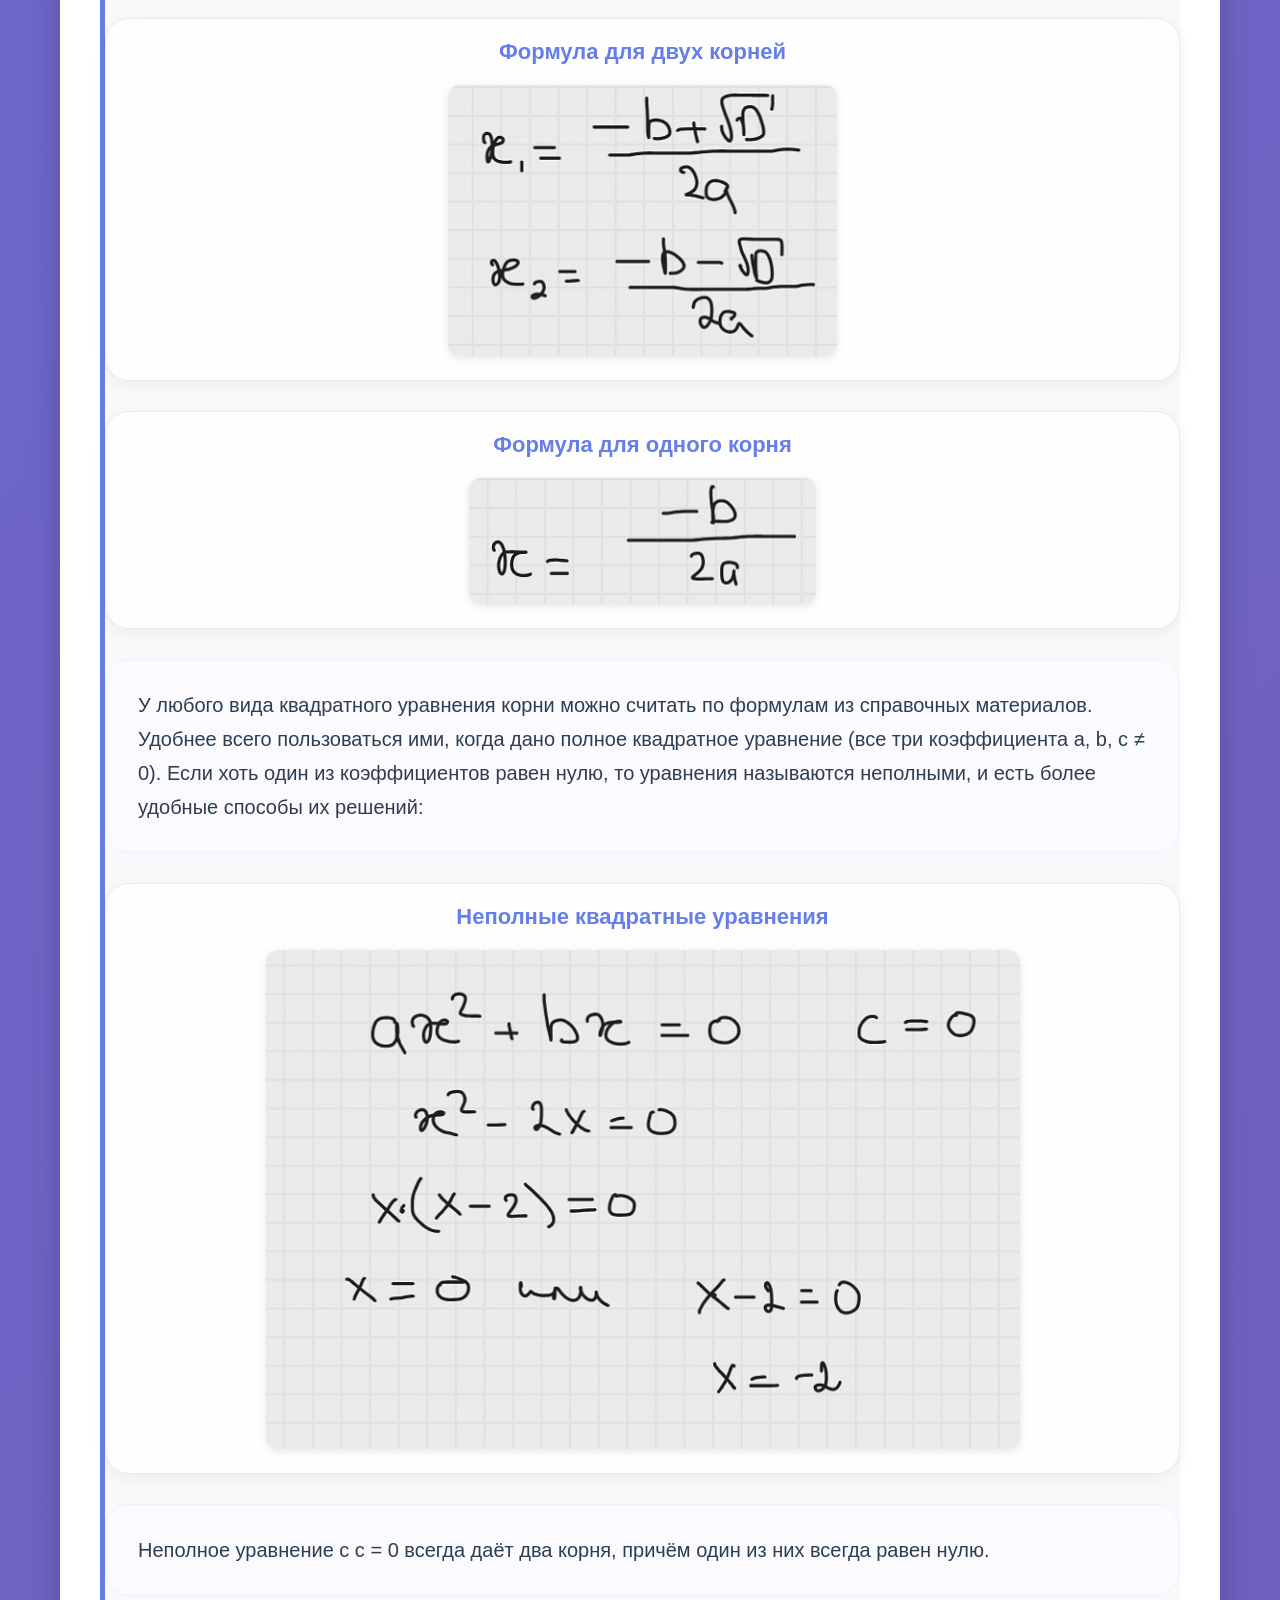
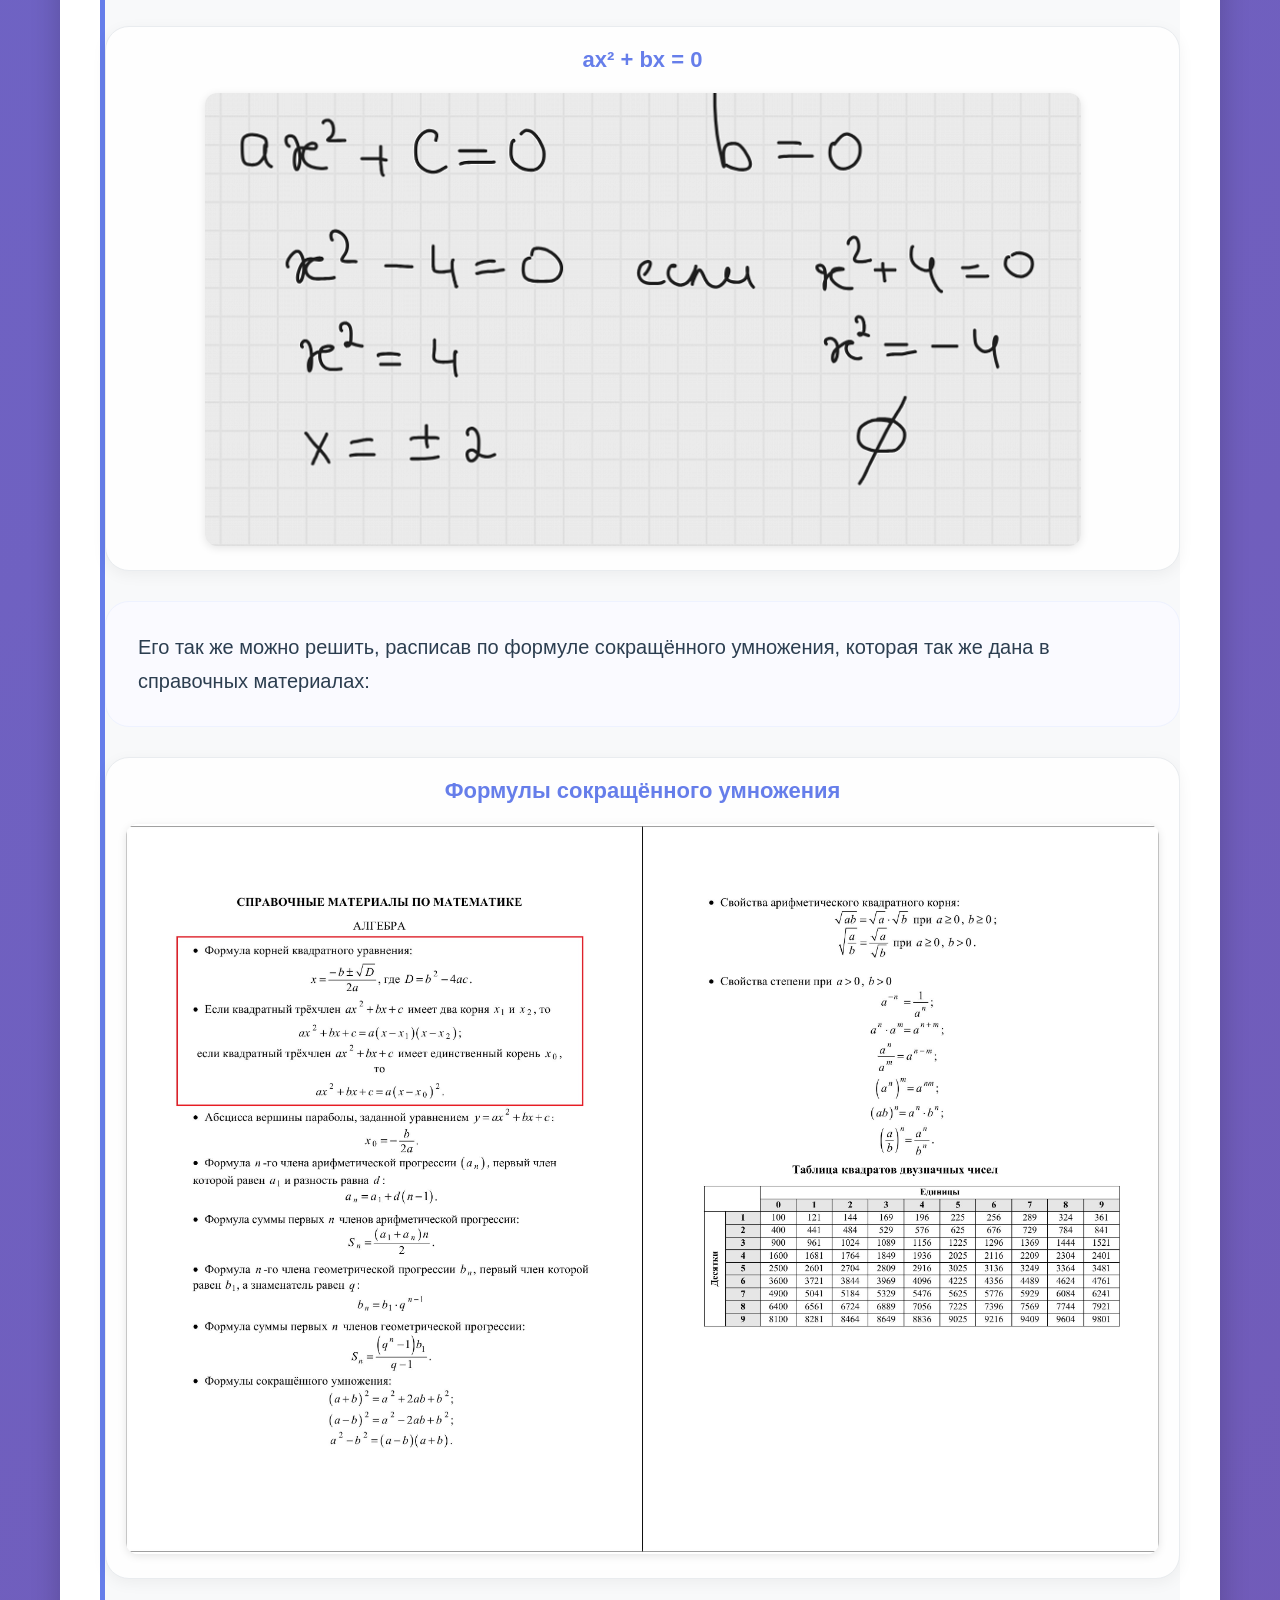
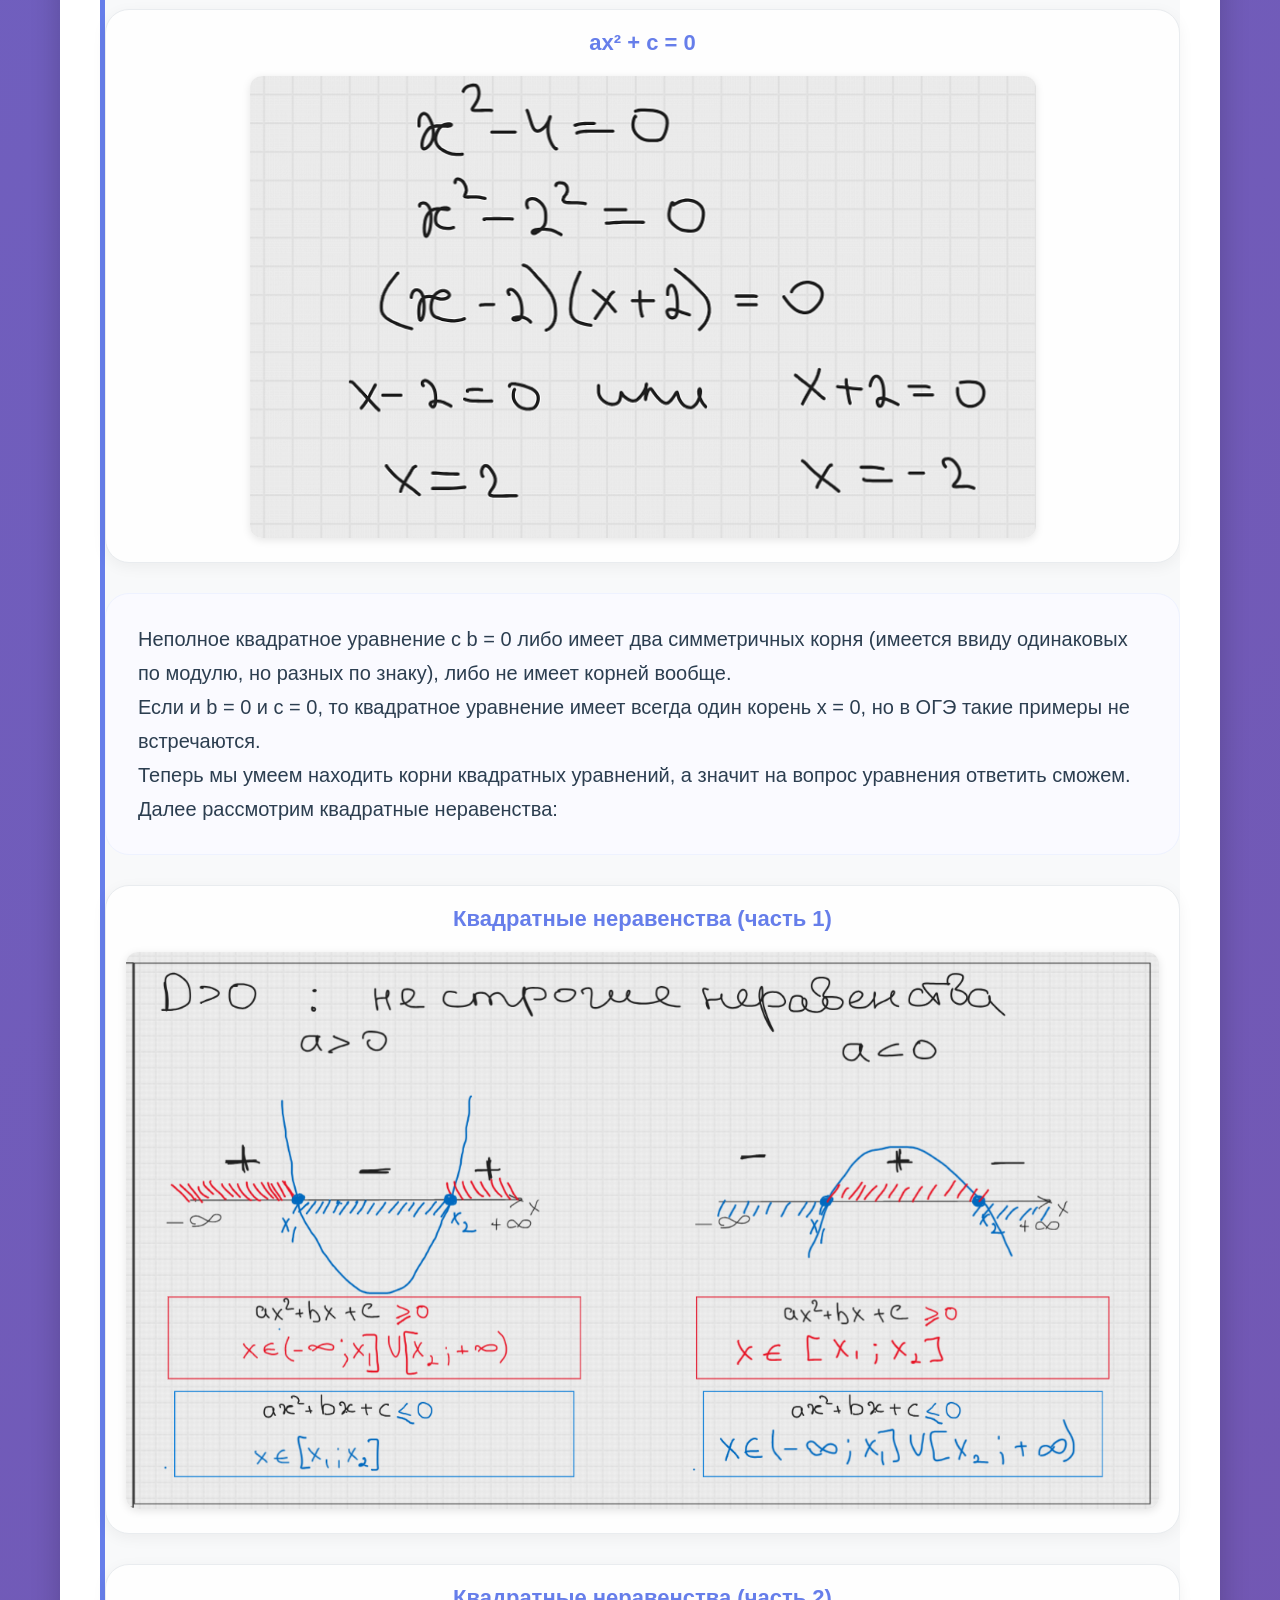
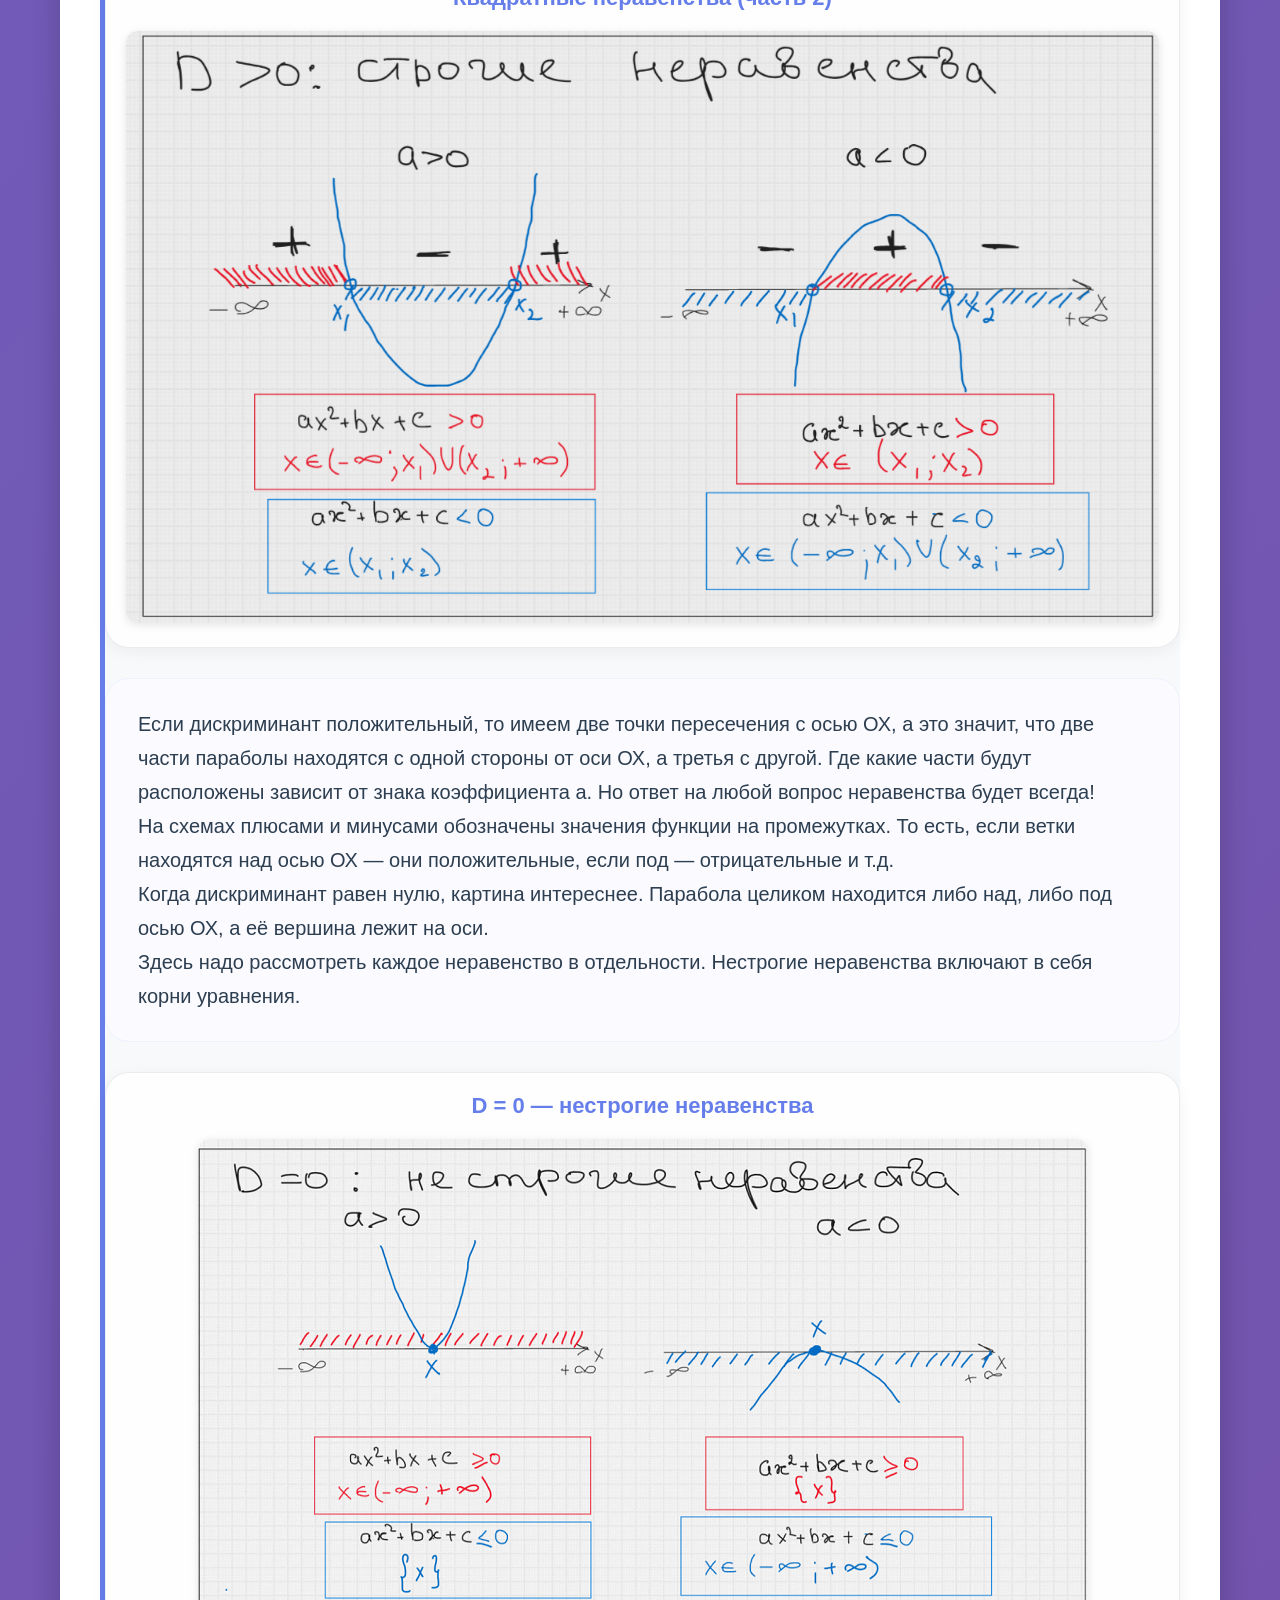
<file: task9-13.html>
<!DOCTYPE html>
<html lang="ru">
<head>
    <meta charset="UTF-8">
    <meta name="viewport" content="width=device-width, initial-scale=1.0">
    <title>ОГЭ Алгебра | Задания №9 и №13</title>
    <link rel="stylesheet" href="style.css">
    <style>
        * {
            margin: 0;
            padding: 0;
            box-sizing: border-box;
        }
        
        .instruction-section {
            background: white;
            border-radius: 30px;
            padding: 40px;
            margin: 40px 0;
            box-shadow: 0 10px 30px rgba(0,0,0,0.2);
        }
        
        .instruction-title {
            font-size: 36px;
            color: #667eea;
            margin-bottom: 30px;
            font-weight: 700;
            border-bottom: 3px solid #ffd700;
            padding-bottom: 15px;
        }
        
        .instruction-block {
            padding: 20px 0;
        }
        
        .text-block {
            background: #fafaff;
            border-radius: 24px;
            padding: 28px 32px;
            margin: 24px 0;
            line-height: 1.7;
            font-size: 20px;
            color: #2c3e50;
            border: 1px solid #eef2ff;
        }
        
        .highlight-block {
            background: #fffaf0;
            border-left: 4px solid #ffd966;
            border-radius: 16px;
            padding: 20px 28px;
            margin: 24px 0;
            font-size: 20px;
            color: #7b5e2c;
        }
        
        .figure-card {
            background: #fefefe;
            border-radius: 24px;
            padding: 20px;
            margin: 30px 0;
            text-align: center;
            border: 1px solid #e9ecef;
            box-shadow: 0 4px 15px rgba(0,0,0,0.05);
        }
        
        .figure-title {
            font-size: 22px;
            font-weight: 600;
            color: #667eea;
            margin-bottom: 20px;
            text-align: center;
        }
        
        .figure-img {
            max-width: 100%;
            height: auto;
            border-radius: 12px;
            box-shadow: 0 2px 8px rgba(0,0,0,0.1);
        }
        
        .img-caption {
            margin-top: 15px;
            font-size: 16px;
            color: #666;
            font-style: italic;
        }
        
        .formula {
            font-size: 28px;
            font-weight: 600;
            color: #667eea;
            text-align: center;
            padding: 16px 20px;
            background: #f8f9ff;
            border-radius: 20px;
            font-family: 'Courier New', monospace;
            margin: 20px 0;
        }
        
        .step-list {
            list-style: none;
            padding: 0;
            margin: 24px 0;
        }
        
        .step-list li {
            margin: 16px 0;
            padding: 12px 0 12px 32px;
            font-size: 20px;
            line-height: 1.5;
            color: #2c3e50;
            position: relative;
        }
        
        .step-list li::before {
            content: "•";
            color: #667eea;
            font-size: 28px;
            position: absolute;
            left: 0;
            top: 8px;
        }
        
        .back-button {
            margin-top: 40px;
            padding: 14px 36px;
            font-size: 22px;
            background: white;
            color: #667eea;
            border: none;
            border-radius: 60px;
            cursor: pointer;
            transition: all 0.3s ease;
            box-shadow: 0 4px 12px rgba(0,0,0,0.08);
            text-decoration: none;
            display: inline-block;
            border: 1px solid #e0e7ff;
        }
        
        .back-button:hover {
            transform: translateY(-3px);
            box-shadow: 0 8px 20px rgba(102,126,234,0.15);
        }
        
        .back-to-top {
            position: fixed;
            bottom: 30px;
            right: 30px;
            width: 64px;
            height: 64px;
            background: #ffffff;
            color: #667eea;
            border: 1px solid #e2e8f0;
            border-radius: 50%;
            cursor: pointer;
            display: flex;
            align-items: center;
            justify-content: center;
            font-size: 32px;
            box-shadow: 0 4px 12px rgba(0,0,0,0.1);
            transition: all 0.2s ease;
            z-index: 999;
            opacity: 0;
            visibility: hidden;
        }
        
        .back-to-top.show {
            opacity: 1;
            visibility: visible;
        }
        
        .back-to-top:hover {
            background: #f1f5f9;
            transform: translateY(-4px);
        }
        
        @media (max-width: 768px) {
            .instruction-section {
                padding: 24px;
            }
            .figure-img {
                width: 100%;
            }
        }
    </style>
</head>
<body>
    <header class="header">
        <div class="site-title">ОГЭ Математика</div>
        <button class="ref-button" onclick="openReference()">Справочные материалы</button>
    </header>

    <main class="main-content">
        <h1 class="main-title">Задания №9 и №13</h1>
        
        <div class="instruction-section">
            <h2 class="instruction-title">Инструкция к выполнению</h2>
            
            <div class="instruction-block">
                <!-- ========== НАЧАЛО ТЕКСТА ИЗ ДОКУМЕНТА ========== -->
                <div class="text-block">
                    <p>Задания 9 и 13 объединены на одной странице не просто так. С помощью уравнений и неравенств мы исследуем наши любимые функции. Алгоритмы решения у них абсолютно одинаковые, но разные вопросы.</p>
                    <p>Уравнение спрашивает: «В какой точке функция пересекает ось ОХ?», а неравенство: «На каких значениях x функция положительна? Или отрицательна?»</p>
                </div>
                
                <!-- ФОТО 1: media/image1.png -->
                <div class="figure-card">
                    <div class="figure-title">График функции</div>
                    <img src="media/image1.png" alt="График функции" class="figure-img" onerror="this.style.display='none'">
                    <div class="img-caption">На графике видно, в каких точках функция пересекает ось OX — это корни уравнения</div>
                </div>
                
                <div class="text-block">
                    <p>Что бы разобраться в выше сказанном, лучше рассмотреть функции отдельно.</p>
                    <p>Начнём, как обычно, с линейной функции, так как она самая простая.</p>
                </div>
                
                <!-- ФОТО 2: media/image2.png -->
                <div class="figure-card">
                    <div class="figure-title">Линейная функция</div>
                    <img src="media/image2.png" alt="Линейная функция" class="figure-img" onerror="this.style.display='none'">
                    <div class="img-caption">График линейной функции — прямая линия. Коэффициент k определяет наклон, b — точку пересечения с осью OY</div>
                </div>
                
                <div class="text-block">
                    <p>Давайте рассмотрим сразу конкретный пример:</p>
                </div>
                
                <!-- ФОТО 3: media/image3.png -->
                <div class="figure-card">
                    <div class="figure-title">Пример линейного уравнения</div>
                    <img src="media/image3.png" alt="Пример линейного уравнения" class="figure-img" onerror="this.style.display='none'">
                </div>
                
                <div class="text-block">
                    <p>Линейные уравнения и неравенства решаются абсолютно одинаково, как и говорилось выше. Но, когда во втором пункте <strong>обе части будут делиться на отрицательное число — у неравенств переворачивается знак</strong>, у уравнений ничего не происходит.</p>
                    <p>Но вернёмся к нашему примеру:</p>
                </div>
                
                <!-- ФОТО 4: media/image4.png -->
                <div class="figure-card">
                    <div class="figure-title">Решение линейного уравнения</div>
                    <img src="media/image4.png" alt="Решение линейного уравнения" class="figure-img" onerror="this.style.display='none'">
                </div>
                
                <div class="text-block">
                    <p>Должно быть понятно, что прямая линия может пересечь ось ОХ только в одной точке, отсюда в линейном уравнении всегда получаем только один корень. В данном случае прямая пересекает ось ОХ в точке <strong>-5/3</strong> — и это ответ на уравнение.</p>
                    <p>Всё интереснее с неравенством:</p>
                    <div class="formula">3x + 5 < 0</div>
                    <p>По окончании решения мы понимаем, что функция меняет свой знак (значения по оси ОУ) в точке -5/3. Если помните, то коэффициент k отвечает за наклон и в данной функции он положительный, а значит функция возрастает. Поэтому на графике она выглядит именно так. Всё что расположено выше оси ОХ — положительные значения функции, ниже — отрицательные, на оси ОХ равны нулю. Неравенство ставит вопрос: «Когда функция меньше нуля?» или «На каких x значения y меньше нуля?»</p>
                </div>
                
                <!-- ФОТО 5: media/image5.png -->
                <div class="figure-card">
                    <div class="figure-title">График: где функция отрицательна?</div>
                    <img src="media/image5.png" alt="График с отрицательной областью" class="figure-img" onerror="this.style.display='none'">
                    <div class="img-caption">На промежутке от -∞ до -5/3 функция находится под осью OX → отрицательные значения</div>
                </div>
                
                <div class="text-block">
                    <p>Графики читаем как текст — слева направо. На промежутке от -∞ до -5/3 функция находится под осью ОХ, значит имеет там отрицательные значения по оси ОУ. Сама точка -5/3 в ответ не входит, как мы помним (в ней значение функции равно нулю, а это в контексте данного неравенства нам не интересно). На языке математики ответ будет следующим:</p>
                    <div class="formula">x ∈ (-∞; -5/3)</div>
                    <p>Около бесконечностей всегда ставятся круглые скобки, так как конкретное значение там неизвестно. Около точки скобки ставятся в зависимости от строгости неравенства. В данном случае неравенство строгое — скобка круглая.</p>
                </div>
                
                <!-- ФОТО 6: media/image6.png -->
                <div class="figure-card">
                    <div class="figure-title">Правило определения знака</div>
                    <img src="media/image6.png" alt="Правило знака" class="figure-img" onerror="this.style.display='none'">
                </div>
                
                <div class="text-block">
                    <p>Если никак не получается запомнить, когда функция возрастает или убывает, то можно пользоваться следующим правилом: <strong>берём в ответ ту область, куда показывает знак неравенства.</strong></p>
                    <p>В нашем неравенстве знак показывает влево, значит закрашиваем область слева от точки.</p>
                </div>
                
                <!-- ФОТО 7: media/image7.png -->
                <div class="figure-card">
                    <div class="figure-title">Область слева от точки</div>
                    <img src="media/image7.png" alt="Область слева от точки" class="figure-img" onerror="this.style.display='none'">
                </div>
                
                <div class="highlight-block">
                    <p><strong>❗ Но это правило только для линейных неравенств!</strong></p>
                </div>
                
                <div class="text-block">
                    <p>Теперь рассмотрим квадратичные уравнения и неравенства.</p>
                </div>
                
                <!-- ФОТО 8: media/image8.png -->
                <div class="figure-card">
                    <div class="figure-title">Квадратичные уравнения и неравенства</div>
                    <img src="media/image8.png" alt="Квадратичные уравнения" class="figure-img" onerror="this.style.display='none'">
                </div>
                
                <div class="text-block">
                    <p>Квадратные уравнения и неравенства так же решаются одинаково. Поэтому сначала рассмотрим все виды квадратных уравнений и методы их решений. У неравенств точки будут находиться такими же способами.</p>
                    <div class="formula">ax² + bx + c = 0</div>
                    <p>Это классический вид квадратного уравнения. Формулы для нахождения корней даны в справочных материалах:</p>
                </div>
                
                <!-- ФОТО 9: media/image9.jpeg -->
                <div class="figure-card">
                    <div class="figure-title">Формулы корней квадратного уравнения</div>
                    <img src="media/image9.png" alt="Формулы корней" class="figure-img" onerror="this.style.display='none'">
                </div>
                
                <div class="text-block">
                    <p>Буква D называется дискриминант. Слово знакомое, но что оно значит? — Это выражение, которое помогает определить количество корней.</p>
                </div>
                
                <!-- ФОТО 10: media/image10.png -->
                <div class="figure-card">
                    <div class="figure-title">Дискриминант</div>
                    <img src="media/image10.png" alt="Дискриминант" class="figure-img" onerror="this.style.display='none'">
                </div>
                
                <div class="text-block">
                    <p>После определения количества корней пользуемся формулами:</p>
                </div>
                
                <!-- ФОТО 11: media/image11.png -->
                <div class="figure-card">
                    <div class="figure-title">Формула для двух корней</div>
                    <img src="media/image11.png" alt="Два корня" class="figure-img" onerror="this.style.display='none'">
                </div>
                
                <!-- ФОТО 12: media/image12.png -->
                <div class="figure-card">
                    <div class="figure-title">Формула для одного корня</div>
                    <img src="media/image12.png" alt="Один корень" class="figure-img" onerror="this.style.display='none'">
                </div>
                
                <div class="text-block">
                    <p>У любого вида квадратного уравнения корни можно считать по формулам из справочных материалов. Удобнее всего пользоваться ими, когда дано полное квадратное уравнение (все три коэффициента a, b, c ≠ 0). Если хоть один из коэффициентов равен нулю, то уравнения называются неполными, и есть более удобные способы их решений:</p>
                </div>
                
                <!-- ФОТО 13: media/image13.png -->
                <div class="figure-card">
                    <div class="figure-title">Неполные квадратные уравнения</div>
                    <img src="media/image13.png" alt="Неполные уравнения" class="figure-img" onerror="this.style.display='none'">
                </div>
                
                <div class="text-block">
                    <p>Неполное уравнение с c = 0 всегда даёт два корня, причём один из них всегда равен нулю.</p>
                </div>
                
                <!-- ФОТО 14: media/image14.png -->
                <div class="figure-card">
                    <div class="figure-title">ax² + bx = 0</div>
                    <img src="media/image14.png" alt="ax² + bx = 0" class="figure-img" onerror="this.style.display='none'">
                </div>
                
                <div class="text-block">
                    <p>Его так же можно решить, расписав по формуле сокращённого умножения, которая так же дана в справочных материалах:</p>
                </div>
                
                <!-- ФОТО 15: media/image15.jpeg -->
                <div class="figure-card">
                    <div class="figure-title">Формулы сокращённого умножения</div>
                    <img src="media/image9.png" alt="Формулы сокращённого умножения" class="figure-img" onerror="this.style.display='none'">
                </div>
                
                <!-- ФОТО 16: media/image16.png -->
                <div class="figure-card">
                    <div class="figure-title">ax² + c = 0</div>
                    <img src="media/image16.png" alt="ax² + c = 0" class="figure-img" onerror="this.style.display='none'">
                </div>
                
                <div class="text-block">
                    <p>Неполное квадратное уравнение с b = 0 либо имеет два симметричных корня (имеется ввиду одинаковых по модулю, но разных по знаку), либо не имеет корней вообще.</p>
                    <p>Если и b = 0 и c = 0, то квадратное уравнение имеет всегда один корень x = 0, но в ОГЭ такие примеры не встречаются.</p>
                    <p>Теперь мы умеем находить корни квадратных уравнений, а значит на вопрос уравнения ответить сможем.</p>
                    <p>Далее рассмотрим квадратные неравенства:</p>
                </div>
                
                <!-- ФОТО 17: media/image17.png -->
                <div class="figure-card">
                    <div class="figure-title">Квадратные неравенства (часть 1)</div>
                    <img src="media/image17.png" alt="Квадратные неравенства 1" class="figure-img" onerror="this.style.display='none'">
                </div>
                
                <!-- ФОТО 18: media/image18.png -->
                <div class="figure-card">
                    <div class="figure-title">Квадратные неравенства (часть 2)</div>
                    <img src="media/image18.png" alt="Квадратные неравенства 2" class="figure-img" onerror="this.style.display='none'">
                </div>
                
                <div class="text-block">
                    <p>Если дискриминант положительный, то имеем две точки пересечения с осью ОХ, а это значит, что две части параболы находятся с одной стороны от оси ОХ, а третья с другой. Где какие части будут расположены зависит от знака коэффициента a. Но ответ на любой вопрос неравенства будет всегда!</p>
                    <p>На схемах плюсами и минусами обозначены значения функции на промежутках. То есть, если ветки находятся над осью ОХ — они положительные, если под — отрицательные и т.д.</p>
                    <p>Когда дискриминант равен нулю, картина интереснее. Парабола целиком находится либо над, либо под осью ОХ, а её вершина лежит на оси.</p>
                    <p>Здесь надо рассмотреть каждое неравенство в отдельности. Нестрогие неравенства включают в себя корни уравнения.</p>
                </div>
                
                <!-- ФОТО 19: media/image19.png -->
                <div class="figure-card">
                    <div class="figure-title">D = 0 — нестрогие неравенства</div>
                    <img src="media/image19.png" alt="D = 0 нестрогие" class="figure-img" onerror="this.style.display='none'">
                </div>
                
                <div class="text-block">
                    <p>Например, нам досталась парабола ветками вверх:</p>
                    <p>Если знаком неравенства будет ≥, то нам надо указать области, где функция положительна и равна нулю. Так как вся парабола находится над осью ОХ, то положительна она будет от -∞ до корня и от корня до +∞, а равна нулю она будет в корне. Тогда нам нет смысла прерывать ответ корнем. Если же знак неравенства ≤, то указываем области, когда функция отрицательна и равна нулю. Под осью функции нет, а на оси только одна точка, поэтому в ответе будет только одна точка.</p>
                    <p>Картина обратная, если парабола ветками вниз.</p>
                </div>
                
                <!-- ФОТО 20: media/image20.png -->
                <div class="figure-card">
                    <div class="figure-title">D = 0 — строгие неравенства</div>
                    <img src="media/image20.png" alt="D = 0 строгие" class="figure-img" onerror="this.style.display='none'">
                </div>
                
                <div class="text-block">
                    <p>У строгих неравенств корень в ответе не учитывается. Рассмотрим случай с параболой ветками вниз:</p>
                    <p>Если знак неравенства <, то ищем функцию под осью ОХ. Так как она там находится целиком, то ответом будет вся числовая прямая. А вот при знаке >, ищем функцию над осью ОХ. Её там нет, поэтому и решений нет.</p>
                    <p>В случае отрицательного дискриминанта всё ещё проще. Ответом будет либо вся числовая прямая, либо решений не будет совсем, даже не смотря на строгость неравенств.</p>
                </div>
                
                <!-- ФОТО 21: media/image21.png -->
                <div class="figure-card">
                    <div class="figure-title">D < 0 (часть 1)</div>
                    <img src="media/image21.png" alt="D < 0 1" class="figure-img" onerror="this.style.display='none'">
                </div>
                
                <!-- ФОТО 22: media/image22.png -->
                <div class="figure-card">
                    <div class="figure-title">D < 0 (часть 2)</div>
                    <img src="media/image22.png" alt="D < 0 2" class="figure-img" onerror="this.style.display='none'">
                </div>
                
                <!-- ========== ПАМЯТКА ========== -->
                <div class="highlight-block">
                    <p><strong>Краткая памятка по квадратным неравенствам:</strong></p>
                    <ul class="step-list">
                        <li><strong>D > 0</strong> — два корня, парабола пересекает ось OX в двух точках</li>
                        <li><strong>D = 0</strong> — один корень, парабола касается оси OX</li>
                        <li><strong>D < 0</strong> — нет корней, парабола не пересекает ось OX</li>
                        <li><strong>a > 0</strong> — ветви параболы направлены вверх</li>
                        <li><strong>a < 0</strong> — ветви параболы направлены вниз</li>
                        <li><strong>Строгие неравенства (> , <)</strong> — корни НЕ входят в ответ (круглые скобки)</li>
                        <li><strong>Нестрогие неравенства (≥ , ≤)</strong> — корни ВХОДЯТ в ответ (квадратные скобки)</li>
                        <li>Около бесконечностей всегда ставятся круглые скобки</li>
                    </ul>
                </div>
            </div>
        </div>
        
        <div style="text-align: center;">
            <a href="index.html" class="back-button">← Вернуться на главную</a>
        </div>
    </main>

    <button class="back-to-top" id="backToTopBtn" onclick="scrollToTop()">↑</button>

    <div id="referenceModal" class="modal">
        <div class="modal-content">
            <span class="close-button" onclick="closeReference()">&times;</span>
            <h2 class="ref-title">СПРАВОЧНЫЕ МАТЕРИАЛЫ</h2>
           <img src="images/справочные материалы 4.jpg" alt="Справочные" style="width: 910px; height: auto;">

    <script>
        function openReference() {
            document.getElementById('referenceModal').style.display = 'block';
            document.body.style.overflow = 'hidden';
        }
        function closeReference() {
            document.getElementById('referenceModal').style.display = 'none';
            document.body.style.overflow = 'auto';
        }
        window.onclick = function(e) {
            let modal = document.getElementById('referenceModal');
            if (e.target === modal) { modal.style.display = 'none'; document.body.style.overflow = 'auto'; }
        };
        document.addEventListener('keydown', function(e) {
            if (e.key === 'Escape') {
                let modal = document.getElementById('referenceModal');
                if (modal.style.display === 'block') { modal.style.display = 'none'; document.body.style.overflow = 'auto'; }
            }
        });
        window.addEventListener('scroll', function() {
            let btn = document.getElementById('backToTopBtn');
            if (window.scrollY > 400) btn.classList.add('show');
            else btn.classList.remove('show');
        });
        function scrollToTop() { window.scrollTo({ top: 0, behavior: 'smooth' }); }
    </script>
</body>
</html>
</file>
<file: style.css>
/* === ОСНОВНЫЕ СТИЛИ === */
* {
    margin: 0;
    padding: 0;
    box-sizing: border-box;
}

body {
    font-family: 'Segoe UI', Tahoma, Geneva, Verdana, sans-serif;
    background: linear-gradient(135deg, #667eea 0%, #764ba2 100%);
    min-height: 100vh;
    color: #333;
}

/* === ШАПКА САЙТА === */
.header {
    padding: 20px 40px;
}

.site-title {
    font-size: 24px;
    font-weight: 600;
    color: white;
    text-shadow: 2px 2px 4px rgba(0,0,0,0.2);
    letter-spacing: 1px;
}

/* === ОСНОВНОЙ КОНТЕНТ === */
.main-content {
    max-width: 1200px;
    margin: 0 auto;
    padding: 20px;
}

/* === ЗАГОЛОВОК ПО ЦЕНТРУ === */
.main-title {
    text-align: center;
    color: white;
    font-size: 42px;
    margin: 40px 0 60px 0;
    text-shadow: 3px 3px 6px rgba(0,0,0,0.3);
    font-weight: 700;
    letter-spacing: 2px;
}

/* === КОНТЕЙНЕР ДЛЯ КНОПОК === */
.buttons-container {
    display: flex;
    justify-content: center;
    gap: 50px;
    margin: 40px 0 80px 0;
    flex-wrap: wrap;
}

/* === СТИЛИ КНОПОК === */
.task-button {
    padding: 30px 60px;
    font-size: 36px;
    font-weight: 600;
    border: none;
    border-radius: 20px;
    background: white;
    color: #667eea;
    cursor: pointer;
    transition: all 0.3s ease;
    box-shadow: 0 10px 30px rgba(0,0,0,0.2);
    border: 3px solid transparent;
    min-width: 300px;
    letter-spacing: 1px;
    text-decoration: none;
    display: inline-block;
    text-align: center;
}

.task-button:hover {
    transform: translateY(-10px);
    box-shadow: 0 20px 40px rgba(0,0,0,0.3);
    border-color: #ffd700;
    background: #f8f9fa;
}

.task-button:active {
    transform: translateY(-5px);
}

/* === СЕКЦИЯ "О НАС" === */
.about-section {
    background: white;
    border-radius: 50px 50px 0 0;
    padding: 60px 40px;
    margin-top: 100px;
    text-align: center;
    box-shadow: 0 -10px 30px rgba(0,0,0,0.1);
}

.about-title {
    font-size: 72px;
    font-weight: 800;
    color: #667eea;
    margin-bottom: 30px;
    text-shadow: 2px 2px 4px rgba(102, 126, 234, 0.2);
    letter-spacing: 4px;
}

.about-text {
    font-size: 28px;
    line-height: 1.6;
    color: #555;
    max-width: 1000px;
    margin: 0 auto;
    font-weight: 400;
    padding: 20px;
    background: #f8f9fa;
    border-radius: 30px;
    box-shadow: inset 0 2px 10px rgba(0,0,0,0.05);
}

/* === АДАПТИВНОСТЬ ДЛЯ МОБИЛЬНЫХ УСТРОЙСТВ === */
@media (max-width: 768px) {
    .header {
        padding: 15px 20px;
    }

    .site-title {
        font-size: 20px;
    }

    .main-title {
        font-size: 28px;
        margin: 20px 0 30px 0;
    }

    .task-button {
        padding: 20px 40px;
        font-size: 28px;
        min-width: 250px;
    }

    .about-title {
        font-size: 48px;
    }

    .about-text {
        font-size: 20px;
        padding: 15px;
    }
}

@media (max-width: 480px) {
    .main-title {
        font-size: 24px;
    }

    .task-button {
        padding: 15px 30px;
        font-size: 24px;
        min-width: 200px;
    }

    .about-title {
        font-size: 36px;
    }

    .about-text {
        font-size: 18px;
    }
}
    /* Дополнительные стили только для этой страницы */
        .back-button {
            margin-top: 40px;
            padding: 15px 40px;
            font-size: 24px;
            background: white;
            color: #667eea;
            border: none;
            border-radius: 50px;
            cursor: pointer;
            transition: all 0.3s ease;
            box-shadow: 0 5px 20px rgba(0,0,0,0.2);
            text-decoration: none;
            display: inline-block;
            border: 2px solid transparent;
        }
        
        .back-button:hover {
            transform: translateY(-5px);
            border-color: #ffd700;
        }
        
        .task-content {
            background: white;
            border-radius: 30px;
            padding: 40px;
            margin: 40px 0;
            box-shadow: 0 10px 30px rgba(0,0,0,0.2);
        }
        
        .task-number {
            font-size: 48px;
            color: #667eea;
            margin-bottom: 20px;
            font-weight: 700;
        }
        
        .task-description {
            font-size: 24px;
            line-height: 1.6;
            color: #555;
            margin-bottom: 30px;
        }
        
        .placeholder-text {
            font-size: 20px;
            color: #888;
            font-style: italic;
            padding: 60px;
            background: #f8f9fa;
            border-radius: 20px;
            text-align: center;
            border: 2px dashed #667eea;
        }
        /* === ОСНОВНЫЕ СТИЛИ === */
* {
    margin: 0;
    padding: 0;
    box-sizing: border-box;
}

body {
    font-family: 'Segoe UI', Tahoma, Geneva, Verdana, sans-serif;
    background: linear-gradient(135deg, #667eea 0%, #764ba2 100%);
    min-height: 100vh;
    color: #333;
}

/* === ШАПКА САЙТА === */
.header {
    padding: 20px 40px;
    display: flex;
    justify-content: space-between;
    align-items: center;
}

.site-title {
    font-size: 24px;
    font-weight: 600;
    color: white;
    text-shadow: 2px 2px 4px rgba(0,0,0,0.2);
    letter-spacing: 1px;
}

/* === КНОПКА СПРАВОЧНЫХ МАТЕРИАЛОВ === */
.ref-button {
    background: white;
    color: #667eea;
    border: none;
    padding: 12px 24px;
    font-size: 18px;
    font-weight: 600;
    border-radius: 50px;
    cursor: pointer;
    transition: all 0.3s ease;
    box-shadow: 0 4px 15px rgba(0,0,0,0.2);
    border: 2px solid transparent;
}

.ref-button:hover {
    transform: translateY(-3px);
    box-shadow: 0 8px 25px rgba(0,0,0,0.3);
    border-color: #ffd700;
}

/* === ОСНОВНОЙ КОНТЕНТ === */
.main-content {
    max-width: 1200px;
    margin: 0 auto;
    padding: 20px;
}

/* === ЗАГОЛОВОК ПО ЦЕНТРУ === */
.main-title {
    text-align: center;
    color: white;
    font-size: 42px;
    margin: 40px 0 60px 0;
    text-shadow: 3px 3px 6px rgba(0,0,0,0.3);
    font-weight: 700;
    letter-spacing: 2px;
}

/* === КОНТЕЙНЕР ДЛЯ КНОПОК === */
.buttons-container {
    display: flex;
    justify-content: center;
    gap: 50px;
    margin: 40px 0 80px 0;
    flex-wrap: wrap;
}

/* === СТИЛИ КНОПОК === */
.task-button {
    padding: 30px 60px;
    font-size: 36px;
    font-weight: 600;
    border: none;
    border-radius: 20px;
    background: white;
    color: #667eea;
    cursor: pointer;
    transition: all 0.3s ease;
    box-shadow: 0 10px 30px rgba(0,0,0,0.2);
    border: 3px solid transparent;
    min-width: 300px;
    letter-spacing: 1px;
    text-decoration: none;
    display: inline-block;
    text-align: center;
}

.task-button:hover {
    transform: translateY(-10px);
    box-shadow: 0 20px 40px rgba(0,0,0,0.3);
    border-color: #ffd700;
    background: #f8f9fa;
}

.task-button:active {
    transform: translateY(-5px);
}

/* === СЕКЦИЯ "О НАС" === */
.about-section {
    background: white;
    border-radius: 50px 50px 0 0;
    padding: 60px 40px;
    margin-top: 100px;
    text-align: center;
    box-shadow: 0 -10px 30px rgba(0,0,0,0.1);
}

.about-title {
    font-size: 72px;
    font-weight: 800;
    color: #667eea;
    margin-bottom: 30px;
    text-shadow: 2px 2px 4px rgba(102, 126, 234, 0.2);
    letter-spacing: 4px;
}

.about-text {
    font-size: 28px;
    line-height: 1.6;
    color: #555;
    max-width: 1000px;
    margin: 0 auto;
    font-weight: 400;
    padding: 20px;
    background: #f8f9fa;
    border-radius: 30px;
    box-shadow: inset 0 2px 10px rgba(0,0,0,0.05);
}

/* === МОДАЛЬНОЕ ОКНО ДЛЯ СПРАВОЧНЫХ МАТЕРИАЛОВ === */
.modal {
    display: none;
    position: fixed;
    top: 0;
    left: 0;
    width: 100%;
    height: 100%;
    background-color: rgba(0, 0, 0, 0.7);
    z-index: 1000;
    overflow-y: auto;
}

.modal-content {
    background: white;
    margin: 50px auto;
    padding: 30px;
    max-width: 1000px;
    border-radius: 40px;
    box-shadow: 0 20px 60px rgba(0,0,0,0.3);
    position: relative;
    animation: slideDown 0.3s ease;
}

@keyframes slideDown {
    from {
        transform: translateY(-50px);
        opacity: 0;
    }
    to {
        transform: translateY(0);
        opacity: 1;
    }
}

.close-button {
    position: absolute;
    top: 20px;
    right: 25px;
    font-size: 35px;
    font-weight: bold;
    color: #667eea;
    cursor: pointer;
    transition: color 0.2s ease;
    width: 40px;
    height: 40px;
    display: flex;
    align-items: center;
    justify-content: center;
    border-radius: 50%;
    background: #f0f0f0;
}

.close-button:hover {
    color: #764ba2;
    background: #e0e0e0;
}

.ref-title {
    font-size: 36px;
    color: #667eea;
    margin-bottom: 30px;
    text-align: center;
    font-weight: 700;
}

.ref-section {
    margin-bottom: 30px;
    padding: 20px;
    background: #f8f9fa;
    border-radius: 20px;
}

.ref-section h3 {
    font-size: 24px;
    color: #764ba2;
    margin-bottom: 15px;
}

.ref-section p {
    font-size: 18px;
    line-height: 1.6;
    color: #555;
    margin-bottom: 10px;
}

.ref-formula {
    font-size: 22px;
    font-weight: 600;
    color: #667eea;
    text-align: center;
    padding: 15px;
    background: white;
    border-radius: 15px;
    margin: 15px 0;
    box-shadow: 0 2px 10px rgba(0,0,0,0.05);
}

.square-table {
    width: 100%;
    border-collapse: collapse;
    margin: 20px 0;
    font-size: 16px;
}

.square-table th, .square-table td {
    border: 2px solid #667eea;
    padding: 10px;
    text-align: center;
}

.square-table th {
    background: #667eea;
    color: white;
    font-weight: 600;
}

.square-table td {
    background: white;
}

/* === АДАПТИВНОСТЬ === */
@media (max-width: 768px) {
    .header {
        padding: 15px 20px;
    }

    .site-title {
        font-size: 20px;
    }
    
    .ref-button {
        padding: 8px 16px;
        font-size: 14px;
    }

    .main-title {
        font-size: 28px;
        margin: 20px 0 30px 0;
    }

    .task-button {
        padding: 20px 40px;
        font-size: 28px;
        min-width: 250px;
    }

    .about-title {
        font-size: 48px;
    }

    .about-text {
        font-size: 20px;
        padding: 15px;
    }
    
    .modal-content {
        margin: 20px;
        padding: 20px;
    }
    
    .ref-title {
        font-size: 28px;
    }
}

@media (max-width: 480px) {
    .main-title {
        font-size: 24px;
    }

    .task-button {
        padding: 15px 30px;
        font-size: 24px;
        min-width: 200px;
    }

    .about-title {
        font-size: 36px;
    }

    .about-text {
        font-size: 18px;
    }
}
/* === КНОПКА СПРАВОЧНЫХ МАТЕРИАЛОВ === */
.ref-button {
    background: white;
    color: #667eea;
    border: none;
    padding: 12px 24px;
    font-size: 18px;
    font-weight: 600;
    border-radius: 50px;
    cursor: pointer;
    transition: all 0.3s ease;
    box-shadow: 0 4px 15px rgba(0,0,0,0.2);
    border: 2px solid transparent;
}
 /* Дополнительные стили для страницы задания */
        .instruction-section {
            background: white;
            border-radius: 30px;
            padding: 40px;
            margin: 40px 0;
            box-shadow: 0 10px 30px rgba(0,0,0,0.2);
        }
        
        .instruction-title {
            font-size: 36px;
            color: #667eea;
            margin-bottom: 30px;
            font-weight: 700;
            border-bottom: 3px solid #ffd700;
            padding-bottom: 15px;
        }
        
        .instruction-block {
            background: #f8f9fa;
            border-radius: 20px;
            padding: 30px;
            margin-bottom: 30px;
            border-left: 5px solid #667eea;
        }
        
        .instruction-block h3 {
            font-size: 28px;
            color: #764ba2;
            margin-bottom: 20px;
        }
        
        .instruction-text {
            font-size: 20px;
            line-height: 1.8;
            color: #555;
            margin-bottom: 20px;
        }
        
        .example-box {
            background: white;
            border-radius: 15px;
            padding: 25px;
            margin: 20px 0;
            box-shadow: 0 5px 15px rgba(0,0,0,0.1);
            border: 2px dashed #667eea;
        }
        
        .example-box p {
            font-size: 22px;
            color: #333;
            margin-bottom: 15px;
            font-weight: 500;
        }
        
        .example-box .formula {
            font-size: 24px;
            color: #667eea;
            font-weight: 600;
            text-align: center;
            padding: 15px;
            background: #f0f4ff;
            border-radius: 10px;
        }
        
        .important-note {
            background: #fff3cd;
            border-left: 5px solid #ffc107;
            padding: 20px;
            border-radius: 10px;
            margin: 20px 0;
        }
        
        .important-note p {
            font-size: 20px;
            color: #856404;
        }
        
        /* Стили для координатной прямой и отрезков */
        .number-line-container {
            background: white;
            border-radius: 15px;
            padding: 30px;
            margin: 25px 0;
            box-shadow: 0 4px 15px rgba(0,0,0,0.1);
        }
        
        .number-line-title {
            font-size: 22px;
            color: #667eea;
            margin-bottom: 20px;
            font-weight: 600;
        }
        
        .number-line {
            position: relative;
            height: 80px;
            margin: 40px 0 60px 0;
            background: linear-gradient(to right, #f0f0f0 0%, #e0e0e0 100%);
            border-radius: 40px;
            padding: 0 20px;
        }
        
        .line-axis {
            position: relative;
            width: 100%;
            height: 4px;
            background: #333;
            top: 38px;
        }
        
        .line-arrow-right {
            position: absolute;
            right: -10px;
            top: 30px;
            width: 0;
            height: 0;
            border-left: 15px solid #333;
            border-top: 8px solid transparent;
            border-bottom: 8px solid transparent;
        }
        
        .tick-mark {
            position: absolute;
            width: 2px;
            height: 20px;
            background: #333;
            top: 30px;
        }
        
        .tick-number {
            position: absolute;
            top: 55px;
            transform: translateX(-50%);
            font-size: 18px;
            font-weight: 600;
            color: #333;
        }
        
        .unit-segment {
            position: absolute;
            height: 4px;
            background: #ffd700;
            top: 36px;
            border-radius: 2px;
        }
        
        .segment-label {
            position: absolute;
            top: -25px;
            transform: translateX(-50%);
            font-size: 16px;
            color: #667eea;
            font-weight: 600;
            white-space: nowrap;
        }
        
        .point-marker {
            position: absolute;
            width: 16px;
            height: 16px;
            background: #ff4444;
            border-radius: 50%;
            top: 30px;
            transform: translateX(-50%);
            border: 3px solid white;
            box-shadow: 0 2px 10px rgba(255,0,0,0.3);
            z-index: 10;
        }
        
        .point-label {
            position: absolute;
            top: -30px;
            transform: translateX(-50%);
            font-size: 18px;
            font-weight: 700;
            color: #ff4444;
            text-shadow: 1px 1px 2px white;
        }
        
        .point-value {
            position: absolute;
            bottom: -30px;
            transform: translateX(-50%);
            font-size: 16px;
            color: #555;
            white-space: nowrap;
        }
        
        .variable-point {
            position: absolute;
            width: 20px;
            height: 20px;
            background: #ffd700;
            border-radius: 50%;
            top: 28px;
            transform: translateX(-50%);
            border: 3px solid #667eea;
            box-shadow: 0 2px 10px rgba(102,126,234,0.5);
            z-index: 10;
            animation: pulse 1.5s infinite;
        }
        
        @keyframes pulse {
            0% { transform: translateX(-50%) scale(1); }
            50% { transform: translateX(-50%) scale(1.2); }
            100% { transform: translateX(-50%) scale(1); }
        }
        
        .variable-label {
            position: absolute;
            top: -40px;
            transform: translateX(-50%);
            font-size: 24px;
            font-weight: 700;
            color: #667eea;
            text-shadow: 1px 1px 2px white;
        }
        
        .back-button {
            margin-top: 40px;
            padding: 15px 40px;
            font-size: 24px;
            background: white;
            color: #667eea;
            border: none;
            border-radius: 50px;
            cursor: pointer;
            transition: all 0.3s ease;
            box-shadow: 0 5px 20px rgba(0,0,0,0.2);
            text-decoration: none;
            display: inline-block;
            border: 2px solid transparent;
        }
        
        .back-button:hover {
            transform: translateY(-5px);
            border-color: #ffd700;
        }
       
       
        /* task6 /*


                /* Дополнительные стили для страницы задания */
        .instruction-section {
            background: white;
            border-radius: 30px;
            padding: 40px;
            margin: 40px 0;
            box-shadow: 0 10px 30px rgba(0,0,0,0.2);
        }
        
        .instruction-title {
            font-size: 36px;
            color: #667eea;
            margin-bottom: 30px;
            font-weight: 700;
            border-bottom: 3px solid #ffd700;
            padding-bottom: 15px;
        }
        
        .instruction-block {
            background: #f8f9fa;
            border-radius: 20px;
            padding: 30px;
            margin-bottom: 30px;
            border-left: 5px solid #667eea;
        }
        
        .instruction-block h3 {
            font-size: 28px;
            color: #764ba2;
            margin-bottom: 20px;
        }
        
        .instruction-text {
            font-size: 20px;
            line-height: 1.8;
            color: #555;
            margin-bottom: 20px;
        }
        
        .example-box {
            background: white;
            border-radius: 15px;
            padding: 25px;
            margin: 20px 0;
            box-shadow: 0 5px 15px rgba(0,0,0,0.1);
            border: 2px dashed #667eea;
        }
        
        .example-box p {
            font-size: 22px;
            color: #333;
            margin-bottom: 15px;
            font-weight: 500;
        }
        
        .example-box .formula {
            font-size: 24px;
            color: #667eea;
            font-weight: 600;
            text-align: center;
            padding: 15px;
            background: #f0f4ff;
            border-radius: 10px;
            font-family: 'Courier New', monospace;
        }
        
        .important-note {
            background: #fff3cd;
            border-left: 5px solid #ffc107;
            padding: 20px;
            border-radius: 10px;
            margin: 20px 0;
        }
        
        .important-note p {
            font-size: 20px;
            color: #856404;
        }
        
        /* Стили для математических рисунков из PDF */
        .math-drawing {
            background: white;
            border-radius: 20px;
            padding: 30px;
            margin: 30px 0;
            box-shadow: 0 4px 15px rgba(0,0,0,0.1);
            border: 1px solid #e0e0e0;
        }
        
        .drawing-title {
            font-size: 22px;
            color: #667eea;
            margin-bottom: 20px;
            font-weight: 600;
            text-align: center;
        }
        
        /* Стиль для дроби как в PDF */
        .pdf-fraction {
            display: inline-flex;
            flex-direction: column;
            align-items: center;
            margin: 0 10px;
            position: relative;
        }
        
        .pdf-fraction .top {
            font-size: 36px;
            font-weight: 600;
            color: #333;
            padding: 0 10px;
            position: relative;
            margin-bottom: 5px;
        }
        
        .pdf-fraction .bottom {
            font-size: 36px;
            font-weight: 600;
            color: #333;
            padding: 0 10px;
            border-top: 3px solid #333;
            padding-top: 5px;
        }
        
        /* Специальный стиль для числителя и знаменателя по сторонам как в PDF */
        .pdf-terminology {
            display: flex;
            justify-content: center;
            align-items: center;
            gap: 60px;
            margin: 40px 0;
            position: relative;
        }
        
        .pdf-terminology-left, .pdf-terminology-right {
            display: flex;
            flex-direction: column;
            align-items: center;
            position: relative;
        }
        
        .pdf-terminology-left .term-label, .pdf-terminology-right .term-label {
            font-size: 28px;
            font-weight: 700;
            color: #667eea;
            margin-bottom: 15px;
            text-transform: uppercase;
        }
        
        .pdf-terminology-left .term-box, .pdf-terminology-right .term-box {
            font-size: 48px;
            font-weight: 700;
            color: #333;
            background: #f0f4ff;
            padding: 20px 40px;
            border-radius: 20px;
            border: 3px solid #667eea;
            box-shadow: 0 10px 20px rgba(102,126,234,0.2);
        }
        
        .pdf-fraction-center {
            display: flex;
            flex-direction: column;
            align-items: center;
            justify-content: center;
        }
        
        .pdf-fraction-line {
            width: 120px;
            height: 6px;
            background: #333;
            margin: 15px 0;
            border-radius: 3px;
        }
        
        .pdf-fraction-center .top-number, .pdf-fraction-center .bottom-number {
            font-size: 48px;
            font-weight: 700;
            color: #333;
        }
        
        /* Линии соединения как в PDF */
        .connection-line-left {
            position: absolute;
            top: 30px;
            right: -80px;
            width: 80px;
            height: 3px;
            background: #ffd700;
            transform: rotate(15deg);
        }
        
        .connection-line-right {
            position: absolute;
            top: 30px;
            left: -80px;
            width: 80px;
            height: 3px;
            background: #ffd700;
            transform: rotate(-15deg);
        }
        
        .arrow-left, .arrow-right {
            position: absolute;
            top: 20px;
            font-size: 40px;
            color: #ffd700;
        }
        
        .arrow-left {
            right: -100px;
        }
        
        .arrow-right {
            left: -100px;
        }
        
        /* Рисунок с зачеркиваниями как в PDF */
        .pdf-canceling {
            display: flex;
            align-items: center;
            justify-content: center;
            gap: 30px;
            margin: 40px 0;
            flex-wrap: wrap;
        }
        
        .pdf-cancel-item {
            position: relative;
            display: flex;
            flex-direction: column;
            align-items: center;
            background: #f8f9fa;
            padding: 20px;
            border-radius: 15px;
            min-width: 150px;
        }
        
        .pdf-cancel-item .number {
            font-size: 40px;
            font-weight: 700;
            color: #333;
            padding: 15px;
        }
        
        .pdf-cancel-line {
            position: absolute;
            top: 50%;
            left: 10%;
            width: 80%;
            height: 4px;
            background: #ff4444;
            transform: rotate(-10deg);
        }
        
        .pdf-cancel-number {
            position: absolute;
            top: -15px;
            right: 10px;
            font-size: 24px;
            font-weight: 700;
            color: #ff4444;
            background: white;
            padding: 5px 10px;
            border-radius: 50px;
            border: 2px solid #ff4444;
        }
        
        /* Рисунок сложения дробей как в PDF */
        .pdf-addition {
            display: flex;
            align-items: center;
            justify-content: center;
            gap: 30px;
            margin: 40px 0;
            flex-wrap: wrap;
        }
        
        .pdf-addition-step {
            background: #f0f4ff;
            padding: 25px;
            border-radius: 20px;
            border: 2px solid #667eea;
        }
        
        .pdf-addition-step .step-number {
            font-size: 24px;
            color: #667eea;
            font-weight: 600;
            margin-bottom: 15px;
        }
        
        /* Рисунок трехэтажной дроби */
        .pdf-three-floor {
            display: flex;
            align-items: center;
            justify-content: center;
            gap: 30px;
            margin: 40px 0;
            flex-wrap: wrap;
        }
        
        .pdf-three-floor-fraction {
            display: flex;
            flex-direction: column;
            align-items: center;
            background: #f8f9fa;
            padding: 15px;
            border-radius: 15px;
        }
        
        .pdf-three-floor .floor1 {
            font-size: 32px;
            font-weight: 600;
            color: #667eea;
            padding: 10px 25px;
            background: white;
            border-radius: 10px;
            margin: 5px 0;
            border: 2px solid #667eea;
        }
        
        .pdf-three-floor .floor2 {
            font-size: 32px;
            font-weight: 600;
            color: #764ba2;
            padding: 10px 25px;
            background: white;
            border-radius: 10px;
            margin: 5px 0;
            border: 2px solid #764ba2;
        }
        
        .pdf-three-floor .line {
            width: 150px;
            height: 4px;
            background: #333;
            margin: 5px 0;
        }
        
        /* Рисунок смешанных чисел */
        .pdf-mixed {
            display: flex;
            align-items: center;
            justify-content: center;
            gap: 40px;
            margin: 40px 0;
            flex-wrap: wrap;
        }
        
        .pdf-mixed-number {
            display: flex;
            align-items: center;
            gap: 10px;
            background: #e8f4ff;
            padding: 20px 40px;
            border-radius: 50px;
            border: 3px solid #667eea;
        }
        
        .pdf-mixed-number .whole {
            font-size: 64px;
            font-weight: 700;
            color: #667eea;
        }
        
        .pdf-mixed-number .fraction-small {
            display: flex;
            flex-direction: column;
            align-items: center;
            margin-left: 10px;
        }
        
        .pdf-mixed-number .fraction-small .top {
            font-size: 36px;
            font-weight: 600;
            color: #333;
        }
        
        .pdf-mixed-number .fraction-small .line {
            width: 40px;
            height: 3px;
            background: #333;
            margin: 5px 0;
        }
        
        .pdf-mixed-number .fraction-small .bottom {
            font-size: 36px;
            font-weight: 600;
            color: #333;
        }
        
        /* Рисунок десятичных дробей */
        .pdf-decimal {
            display: flex;
            justify-content: center;
            gap: 40px;
            margin: 40px 0;
            flex-wrap: wrap;
            font-family: 'Courier New', monospace;
        }
        
        .pdf-decimal-column {
            background: #f5f5f5;
            padding: 25px;
            border-radius: 15px;
            font-size: 28px;
            line-height: 2;
        }
        
        .pdf-decimal .comma {
            color: #ff4444;
            font-weight: 700;
            font-size: 32px;
        }
        
        .pdf-decimal-line {
            border-top: 3px solid #667eea;
            margin: 10px 0;
            padding-top: 10px;
        }
        
        .back-button {
            margin-top: 40px;
            padding: 15px 40px;
            font-size: 24px;
            background: white;
            color: #667eea;
            border: none;
            border-radius: 50px;
            cursor: pointer;
            transition: all 0.3s ease;
            box-shadow: 0 5px 20px rgba(0,0,0,0.2);
            text-decoration: none;
            display: inline-block;
            border: 2px solid transparent;
        }
        
        .back-button:hover {
            transform: translateY(-5px);
            border-color: #ffd700;
        }
/* === ОСНОВНЫЕ СТИЛИ === */
* {
    margin: 0;
    padding: 0;
    box-sizing: border-box;
}

body {
    font-family: 'Segoe UI', Tahoma, Geneva, Verdana, sans-serif;
    background: linear-gradient(135deg, #667eea 0%, #764ba2 100%);
    min-height: 100vh;
    color: #333;
}

/* === ШАПКА САЙТА === */
.header {
    padding: 20px 40px;
}

.site-title {
    font-size: 24px;
    font-weight: 600;
    color: white;
    text-shadow: 2px 2px 4px rgba(0,0,0,0.2);
    letter-spacing: 1px;
}

/* === ОСНОВНОЙ КОНТЕНТ === */
.main-content {
    max-width: 1200px;
    margin: 0 auto;
    padding: 20px;
}

/* === ЗАГОЛОВОК ПО ЦЕНТРУ === */
.main-title {
    text-align: center;
    color: white;
    font-size: 42px;
    margin: 40px 0 60px 0;
    text-shadow: 3px 3px 6px rgba(0,0,0,0.3);
    font-weight: 700;
    letter-spacing: 2px;
}

/* === КОНТЕЙНЕР ДЛЯ КНОПОК === */
.buttons-container {
    display: flex;
    justify-content: center;
    gap: 50px;
    margin: 40px 0 80px 0;
    flex-wrap: wrap;
}

/* === СТИЛИ КНОПОК === */
.task-button {
    padding: 30px 60px;
    font-size: 36px;
    font-weight: 600;
    border: none;
    border-radius: 20px;
    background: white;
    color: #667eea;
    cursor: pointer;
    transition: all 0.3s ease;
    box-shadow: 0 10px 30px rgba(0,0,0,0.2);
    border: 3px solid transparent;
    min-width: 300px;
    letter-spacing: 1px;
    text-decoration: none;
    display: inline-block;
    text-align: center;
}

.task-button:hover {
    transform: translateY(-10px);
    box-shadow: 0 20px 40px rgba(0,0,0,0.3);
    border-color: #ffd700;
    background: #f8f9fa;
}

.task-button:active {
    transform: translateY(-5px);
}

/* === СЕКЦИЯ "О НАС" === */
.about-section {
    background: white;
    border-radius: 50px 50px 0 0;
    padding: 60px 40px;
    margin-top: 100px;
    text-align: center;
    box-shadow: 0 -10px 30px rgba(0,0,0,0.1);
}

.about-title {
    font-size: 72px;
    font-weight: 800;
    color: #667eea;
    margin-bottom: 30px;
    text-shadow: 2px 2px 4px rgba(102, 126, 234, 0.2);
    letter-spacing: 4px;
}

.about-text {
    font-size: 28px;
    line-height: 1.6;
    color: #555;
    max-width: 1000px;
    margin: 0 auto;
    font-weight: 400;
    padding: 20px;
    background: #f8f9fa;
    border-radius: 30px;
    box-shadow: inset 0 2px 10px rgba(0,0,0,0.05);
}

/* === АДАПТИВНОСТЬ ДЛЯ МОБИЛЬНЫХ УСТРОЙСТВ === */
@media (max-width: 768px) {
    .header {
        padding: 15px 20px;
    }

    .site-title {
        font-size: 20px;
    }

    .main-title {
        font-size: 28px;
        margin: 20px 0 30px 0;
    }

    .task-button {
        padding: 20px 40px;
        font-size: 28px;
        min-width: 250px;
    }

    .about-title {
        font-size: 48px;
    }

    .about-text {
        font-size: 20px;
        padding: 15px;
    }
}

@media (max-width: 480px) {
    .main-title {
        font-size: 24px;
    }

    .task-button {
        padding: 15px 30px;
        font-size: 24px;
        min-width: 200px;
    }

    .about-title {
        font-size: 36px;
    }

    .about-text {
        font-size: 18px;
    }
}
    /* Дополнительные стили только для этой страницы */
        .back-button {
            margin-top: 40px;
            padding: 15px 40px;
            font-size: 24px;
            background: white;
            color: #667eea;
            border: none;
            border-radius: 50px;
            cursor: pointer;
            transition: all 0.3s ease;
            box-shadow: 0 5px 20px rgba(0,0,0,0.2);
            text-decoration: none;
            display: inline-block;
            border: 2px solid transparent;
        }
        
        .back-button:hover {
            transform: translateY(-5px);
            border-color: #ffd700;
        }
        
        .task-content {
            background: white;
            border-radius: 30px;
            padding: 40px;
            margin: 40px 0;
            box-shadow: 0 10px 30px rgba(0,0,0,0.2);
        }
        
        .task-number {
            font-size: 48px;
            color: #667eea;
            margin-bottom: 20px;
            font-weight: 700;
        }
        
        .task-description {
            font-size: 24px;
            line-height: 1.6;
            color: #555;
            margin-bottom: 30px;
        }
        
        .placeholder-text {
            font-size: 20px;
            color: #888;
            font-style: italic;
            padding: 60px;
            background: #f8f9fa;
            border-radius: 20px;
            text-align: center;
            border: 2px dashed #667eea;
        }
        /* === ОСНОВНЫЕ СТИЛИ === */
* {
    margin: 0;
    padding: 0;
    box-sizing: border-box;
}

body {
    font-family: 'Segoe UI', Tahoma, Geneva, Verdana, sans-serif;
    background: linear-gradient(135deg, #667eea 0%, #764ba2 100%);
    min-height: 100vh;
    color: #333;
}

/* === ШАПКА САЙТА === */
.header {
    padding: 20px 40px;
    display: flex;
    justify-content: space-between;
    align-items: center;
}

.site-title {
    font-size: 24px;
    font-weight: 600;
    color: white;
    text-shadow: 2px 2px 4px rgba(0,0,0,0.2);
    letter-spacing: 1px;
}

/* === КНОПКА СПРАВОЧНЫХ МАТЕРИАЛОВ === */
.ref-button {
    background: white;
    color: #667eea;
    border: none;
    padding: 12px 24px;
    font-size: 18px;
    font-weight: 600;
    border-radius: 50px;
    cursor: pointer;
    transition: all 0.3s ease;
    box-shadow: 0 4px 15px rgba(0,0,0,0.2);
    border: 2px solid transparent;
}

.ref-button:hover {
    transform: translateY(-3px);
    box-shadow: 0 8px 25px rgba(0,0,0,0.3);
    border-color: #ffd700;
}

/* === ОСНОВНОЙ КОНТЕНТ === */
.main-content {
    max-width: 1200px;
    margin: 0 auto;
    padding: 20px;
}

/* === ЗАГОЛОВОК ПО ЦЕНТРУ === */
.main-title {
    text-align: center;
    color: white;
    font-size: 42px;
    margin: 40px 0 60px 0;
    text-shadow: 3px 3px 6px rgba(0,0,0,0.3);
    font-weight: 700;
    letter-spacing: 2px;
}

/* === КОНТЕЙНЕР ДЛЯ КНОПОК === */
.buttons-container {
    display: flex;
    justify-content: center;
    gap: 50px;
    margin: 40px 0 80px 0;
    flex-wrap: wrap;
}

/* === СТИЛИ КНОПОК === */
.task-button {
    padding: 30px 60px;
    font-size: 36px;
    font-weight: 600;
    border: none;
    border-radius: 20px;
    background: white;
    color: #667eea;
    cursor: pointer;
    transition: all 0.3s ease;
    box-shadow: 0 10px 30px rgba(0,0,0,0.2);
    border: 3px solid transparent;
    min-width: 300px;
    letter-spacing: 1px;
    text-decoration: none;
    display: inline-block;
    text-align: center;
}

.task-button:hover {
    transform: translateY(-10px);
    box-shadow: 0 20px 40px rgba(0,0,0,0.3);
    border-color: #ffd700;
    background: #f8f9fa;
}

.task-button:active {
    transform: translateY(-5px);
}

/* === СЕКЦИЯ "О НАС" === */
.about-section {
    background: white;
    border-radius: 50px 50px 0 0;
    padding: 60px 40px;
    margin-top: 100px;
    text-align: center;
    box-shadow: 0 -10px 30px rgba(0,0,0,0.1);
}

.about-title {
    font-size: 72px;
    font-weight: 800;
    color: #667eea;
    margin-bottom: 30px;
    text-shadow: 2px 2px 4px rgba(102, 126, 234, 0.2);
    letter-spacing: 4px;
}

.about-text {
    font-size: 28px;
    line-height: 1.6;
    color: #555;
    max-width: 1000px;
    margin: 0 auto;
    font-weight: 400;
    padding: 20px;
    background: #f8f9fa;
    border-radius: 30px;
    box-shadow: inset 0 2px 10px rgba(0,0,0,0.05);
}

/* === МОДАЛЬНОЕ ОКНО ДЛЯ СПРАВОЧНЫХ МАТЕРИАЛОВ === */
.modal {
    display: none;
    position: fixed;
    top: 0;
    left: 0;
    width: 100%;
    height: 100%;
    background-color: rgba(0, 0, 0, 0.7);
    z-index: 1000;
    overflow-y: auto;
}

.modal-content {
    background: white;
    margin: 50px auto;
    padding: 30px;
    max-width: 1000px;
    border-radius: 40px;
    box-shadow: 0 20px 60px rgba(0,0,0,0.3);
    position: relative;
    animation: slideDown 0.3s ease;
}

@keyframes slideDown {
    from {
        transform: translateY(-50px);
        opacity: 0;
    }
    to {
        transform: translateY(0);
        opacity: 1;
    }
}

.close-button {
    position: absolute;
    top: 20px;
    right: 25px;
    font-size: 35px;
    font-weight: bold;
    color: #667eea;
    cursor: pointer;
    transition: color 0.2s ease;
    width: 40px;
    height: 40px;
    display: flex;
    align-items: center;
    justify-content: center;
    border-radius: 50%;
    background: #f0f0f0;
}

.close-button:hover {
    color: #764ba2;
    background: #e0e0e0;
}

.ref-title {
    font-size: 36px;
    color: #667eea;
    margin-bottom: 30px;
    text-align: center;
    font-weight: 700;
}

.ref-section {
    margin-bottom: 30px;
    padding: 20px;
    background: #f8f9fa;
    border-radius: 20px;
}

.ref-section h3 {
    font-size: 24px;
    color: #764ba2;
    margin-bottom: 15px;
}

.ref-section p {
    font-size: 18px;
    line-height: 1.6;
    color: #555;
    margin-bottom: 10px;
}

.ref-formula {
    font-size: 22px;
    font-weight: 600;
    color: #667eea;
    text-align: center;
    padding: 15px;
    background: white;
    border-radius: 15px;
    margin: 15px 0;
    box-shadow: 0 2px 10px rgba(0,0,0,0.05);
}

.square-table {
    width: 100%;
    border-collapse: collapse;
    margin: 20px 0;
    font-size: 16px;
}

.square-table th, .square-table td {
    border: 2px solid #667eea;
    padding: 10px;
    text-align: center;
}

.square-table th {
    background: #667eea;
    color: white;
    font-weight: 600;
}

.square-table td {
    background: white;
}

/* === АДАПТИВНОСТЬ === */
@media (max-width: 768px) {
    .header {
        padding: 15px 20px;
    }

    .site-title {
        font-size: 20px;
    }
    
    .ref-button {
        padding: 8px 16px;
        font-size: 14px;
    }

    .main-title {
        font-size: 28px;
        margin: 20px 0 30px 0;
    }

    .task-button {
        padding: 20px 40px;
        font-size: 28px;
        min-width: 250px;
    }

    .about-title {
        font-size: 48px;
    }

    .about-text {
        font-size: 20px;
        padding: 15px;
    }
    
    .modal-content {
        margin: 20px;
        padding: 20px;
    }
    
    .ref-title {
        font-size: 28px;
    }
}

@media (max-width: 480px) {
    .main-title {
        font-size: 24px;
    }

    .task-button {
        padding: 15px 30px;
        font-size: 24px;
        min-width: 200px;
    }

    .about-title {
        font-size: 36px;
    }

    .about-text {
        font-size: 18px;
    }
}
/* === КНОПКА СПРАВОЧНЫХ МАТЕРИАЛОВ === */
.ref-button {
    background: white;
    color: #667eea;
    border: none;
    padding: 12px 24px;
    font-size: 18px;
    font-weight: 600;
    border-radius: 50px;
    cursor: pointer;
    transition: all 0.3s ease;
    box-shadow: 0 4px 15px rgba(0,0,0,0.2);
    border: 2px solid transparent;
}
 /* Дополнительные стили для страницы задания */
        .instruction-section {
            background: white;
            border-radius: 30px;
            padding: 40px;
            margin: 40px 0;
            box-shadow: 0 10px 30px rgba(0,0,0,0.2);
        }
        
        .instruction-title {
            font-size: 36px;
            color: #667eea;
            margin-bottom: 30px;
            font-weight: 700;
            border-bottom: 3px solid #ffd700;
            padding-bottom: 15px;
        }
        
        .instruction-block {
            background: #f8f9fa;
            border-radius: 20px;
            padding: 30px;
            margin-bottom: 30px;
            border-left: 5px solid #667eea;
        }
        
        .instruction-block h3 {
            font-size: 28px;
            color: #764ba2;
            margin-bottom: 20px;
        }
        
        .instruction-text {
            font-size: 20px;
            line-height: 1.8;
            color: #555;
            margin-bottom: 20px;
        }
        
        .example-box {
            background: white;
            border-radius: 15px;
            padding: 25px;
            margin: 20px 0;
            box-shadow: 0 5px 15px rgba(0,0,0,0.1);
            border: 2px dashed #667eea;
        }
        
        .example-box p {
            font-size: 22px;
            color: #333;
            margin-bottom: 15px;
            font-weight: 500;
        }
        
        .example-box .formula {
            font-size: 24px;
            color: #667eea;
            font-weight: 600;
            text-align: center;
            padding: 15px;
            background: #f0f4ff;
            border-radius: 10px;
        }
        
        .important-note {
            background: #fff3cd;
            border-left: 5px solid #ffc107;
            padding: 20px;
            border-radius: 10px;
            margin: 20px 0;
        }
        
        .important-note p {
            font-size: 20px;
            color: #856404;
        }
        
        /* Стили для координатной прямой и отрезков */
        .number-line-container {
            background: white;
            border-radius: 15px;
            padding: 30px;
            margin: 25px 0;
            box-shadow: 0 4px 15px rgba(0,0,0,0.1);
        }
        
        .number-line-title {
            font-size: 22px;
            color: #667eea;
            margin-bottom: 20px;
            font-weight: 600;
        }
        
        .number-line {
            position: relative;
            height: 80px;
            margin: 40px 0 60px 0;
            background: linear-gradient(to right, #f0f0f0 0%, #e0e0e0 100%);
            border-radius: 40px;
            padding: 0 20px;
        }
        
        .line-axis {
            position: relative;
            width: 100%;
            height: 4px;
            background: #333;
            top: 38px;
        }
        
        .line-arrow-right {
            position: absolute;
            right: -10px;
            top: 30px;
            width: 0;
            height: 0;
            border-left: 15px solid #333;
            border-top: 8px solid transparent;
            border-bottom: 8px solid transparent;
        }
        
        .tick-mark {
            position: absolute;
            width: 2px;
            height: 20px;
            background: #333;
            top: 30px;
        }
        
        .tick-number {
            position: absolute;
            top: 55px;
            transform: translateX(-50%);
            font-size: 18px;
            font-weight: 600;
            color: #333;
        }
        
        .unit-segment {
            position: absolute;
            height: 4px;
            background: #ffd700;
            top: 36px;
            border-radius: 2px;
        }
        
        .segment-label {
            position: absolute;
            top: -25px;
            transform: translateX(-50%);
            font-size: 16px;
            color: #667eea;
            font-weight: 600;
            white-space: nowrap;
        }
        
        .point-marker {
            position: absolute;
            width: 16px;
            height: 16px;
            background: #ff4444;
            border-radius: 50%;
            top: 30px;
            transform: translateX(-50%);
            border: 3px solid white;
            box-shadow: 0 2px 10px rgba(255,0,0,0.3);
            z-index: 10;
        }
        
        .point-label {
            position: absolute;
            top: -30px;
            transform: translateX(-50%);
            font-size: 18px;
            font-weight: 700;
            color: #ff4444;
            text-shadow: 1px 1px 2px white;
        }
        
        .point-value {
            position: absolute;
            bottom: -30px;
            transform: translateX(-50%);
            font-size: 16px;
            color: #555;
            white-space: nowrap;
        }
        
        .variable-point {
            position: absolute;
            width: 20px;
            height: 20px;
            background: #ffd700;
            border-radius: 50%;
            top: 28px;
            transform: translateX(-50%);
            border: 3px solid #667eea;
            box-shadow: 0 2px 10px rgba(102,126,234,0.5);
            z-index: 10;
            animation: pulse 1.5s infinite;
        }
        
        @keyframes pulse {
            0% { transform: translateX(-50%) scale(1); }
            50% { transform: translateX(-50%) scale(1.2); }
            100% { transform: translateX(-50%) scale(1); }
        }
        
        .variable-label {
            position: absolute;
            top: -40px;
            transform: translateX(-50%);
            font-size: 24px;
            font-weight: 700;
            color: #667eea;
            text-shadow: 1px 1px 2px white;
        }
        
        .back-button {
            margin-top: 40px;
            padding: 15px 40px;
            font-size: 24px;
            background: white;
            color: #667eea;
            border: none;
            border-radius: 50px;
            cursor: pointer;
            transition: all 0.3s ease;
            box-shadow: 0 5px 20px rgba(0,0,0,0.2);
            text-decoration: none;
            display: inline-block;
            border: 2px solid transparent;
        }
        
        .back-button:hover {
            transform: translateY(-5px);
            border-color: #ffd700;
        }
       
       
        /* task6 /*


                /* Дополнительные стили для страницы задания */
        .instruction-section {
            background: white;
            border-radius: 30px;
            padding: 40px;
            margin: 40px 0;
            box-shadow: 0 10px 30px rgba(0,0,0,0.2);
        }
        
        .instruction-title {
            font-size: 36px;
            color: #667eea;
            margin-bottom: 30px;
            font-weight: 700;
            border-bottom: 3px solid #ffd700;
            padding-bottom: 15px;
        }
        
        .instruction-block {
            background: #f8f9fa;
            border-radius: 20px;
            padding: 30px;
            margin-bottom: 30px;
            border-left: 5px solid #667eea;
        }
        
        .instruction-block h3 {
            font-size: 28px;
            color: #764ba2;
            margin-bottom: 20px;
        }
        
        .instruction-text {
            font-size: 20px;
            line-height: 1.8;
            color: #555;
            margin-bottom: 20px;
        }
        
        .example-box {
            background: white;
            border-radius: 15px;
            padding: 25px;
            margin: 20px 0;
            box-shadow: 0 5px 15px rgba(0,0,0,0.1);
            border: 2px dashed #667eea;
        }
        
        .example-box p {
            font-size: 22px;
            color: #333;
            margin-bottom: 15px;
            font-weight: 500;
        }
        
        .example-box .formula {
            font-size: 24px;
            color: #667eea;
            font-weight: 600;
            text-align: center;
            padding: 15px;
            background: #f0f4ff;
            border-radius: 10px;
            font-family: 'Courier New', monospace;
        }
        
        .important-note {
            background: #fff3cd;
            border-left: 5px solid #ffc107;
            padding: 20px;
            border-radius: 10px;
            margin: 20px 0;
        }
        
        .important-note p {
            font-size: 20px;
            color: #856404;
        }
        
        /* Стили для математических рисунков из PDF */
        .math-drawing {
            background: white;
            border-radius: 20px;
            padding: 30px;
            margin: 30px 0;
            box-shadow: 0 4px 15px rgba(0,0,0,0.1);
            border: 1px solid #e0e0e0;
        }
        
        .drawing-title {
            font-size: 22px;
            color: #667eea;
            margin-bottom: 20px;
            font-weight: 600;
            text-align: center;
        }
        
        /* Стиль для дроби как в PDF */
        .pdf-fraction {
            display: inline-flex;
            flex-direction: column;
            align-items: center;
            margin: 0 10px;
            position: relative;
        }
        
        .pdf-fraction .top {
            font-size: 36px;
            font-weight: 600;
            color: #333;
            padding: 0 10px;
            position: relative;
            margin-bottom: 5px;
        }
        
        .pdf-fraction .bottom {
            font-size: 36px;
            font-weight: 600;
            color: #333;
            padding: 0 10px;
            border-top: 3px solid #333;
            padding-top: 5px;
        }
        
        /* Специальный стиль для числителя и знаменателя по сторонам как в PDF */
        .pdf-terminology {
            display: flex;
            justify-content: center;
            align-items: center;
            gap: 60px;
            margin: 40px 0;
            position: relative;
        }
        
        .pdf-terminology-left, .pdf-terminology-right {
            display: flex;
            flex-direction: column;
            align-items: center;
            position: relative;
        }
        
        .pdf-terminology-left .term-label, .pdf-terminology-right .term-label {
            font-size: 28px;
            font-weight: 700;
            color: #667eea;
            margin-bottom: 15px;
            text-transform: uppercase;
        }
        
        .pdf-terminology-left .term-box, .pdf-terminology-right .term-box {
            font-size: 48px;
            font-weight: 700;
            color: #333;
            background: #f0f4ff;
            padding: 20px 40px;
            border-radius: 20px;
            border: 3px solid #667eea;
            box-shadow: 0 10px 20px rgba(102,126,234,0.2);
        }
        
        .pdf-fraction-center {
            display: flex;
            flex-direction: column;
            align-items: center;
            justify-content: center;
        }
        
        .pdf-fraction-line {
            width: 120px;
            height: 6px;
            background: #333;
            margin: 15px 0;
            border-radius: 3px;
        }
        
        .pdf-fraction-center .top-number, .pdf-fraction-center .bottom-number {
            font-size: 48px;
            font-weight: 700;
            color: #333;
        }
        
        /* Линии соединения как в PDF */
        .connection-line-left {
            position: absolute;
            top: 30px;
            right: -80px;
            width: 80px;
            height: 3px;
            background: #ffd700;
            transform: rotate(15deg);
        }
        
        .connection-line-right {
            position: absolute;
            top: 30px;
            left: -80px;
            width: 80px;
            height: 3px;
            background: #ffd700;
            transform: rotate(-15deg);
        }
        
        .arrow-left, .arrow-right {
            position: absolute;
            top: 20px;
            font-size: 40px;
            color: #ffd700;
        }
        
        .arrow-left {
            right: -100px;
        }
        
        .arrow-right {
            left: -100px;
        }
        
        /* Рисунок с зачеркиваниями как в PDF */
        .pdf-canceling {
            display: flex;
            align-items: center;
            justify-content: center;
            gap: 30px;
            margin: 40px 0;
            flex-wrap: wrap;
        }
        
        .pdf-cancel-item {
            position: relative;
            display: flex;
            flex-direction: column;
            align-items: center;
            background: #f8f9fa;
            padding: 20px;
            border-radius: 15px;
            min-width: 150px;
        }
        
        .pdf-cancel-item .number {
            font-size: 40px;
            font-weight: 700;
            color: #333;
            padding: 15px;
        }
        
        .pdf-cancel-line {
            position: absolute;
            top: 50%;
            left: 10%;
            width: 80%;
            height: 4px;
            background: #ff4444;
            transform: rotate(-10deg);
        }
        
        .pdf-cancel-number {
            position: absolute;
            top: -15px;
            right: 10px;
            font-size: 24px;
            font-weight: 700;
            color: #ff4444;
            background: white;
            padding: 5px 10px;
            border-radius: 50px;
            border: 2px solid #ff4444;
        }
        
        /* Рисунок сложения дробей как в PDF */
        .pdf-addition {
            display: flex;
            align-items: center;
            justify-content: center;
            gap: 30px;
            margin: 40px 0;
            flex-wrap: wrap;
        }
        
        .pdf-addition-step {
            background: #f0f4ff;
            padding: 25px;
            border-radius: 20px;
            border: 2px solid #667eea;
        }
        
        .pdf-addition-step .step-number {
            font-size: 24px;
            color: #667eea;
            font-weight: 600;
            margin-bottom: 15px;
        }
        
        /* Рисунок трехэтажной дроби */
        .pdf-three-floor {
            display: flex;
            align-items: center;
            justify-content: center;
            gap: 30px;
            margin: 40px 0;
            flex-wrap: wrap;
        }
        
        .pdf-three-floor-fraction {
            display: flex;
            flex-direction: column;
            align-items: center;
            background: #f8f9fa;
            padding: 15px;
            border-radius: 15px;
        }
        
        .pdf-three-floor .floor1 {
            font-size: 32px;
            font-weight: 600;
            color: #667eea;
            padding: 10px 25px;
            background: white;
            border-radius: 10px;
            margin: 5px 0;
            border: 2px solid #667eea;
        }
        
        .pdf-three-floor .floor2 {
            font-size: 32px;
            font-weight: 600;
            color: #764ba2;
            padding: 10px 25px;
            background: white;
            border-radius: 10px;
            margin: 5px 0;
            border: 2px solid #764ba2;
        }
        
        .pdf-three-floor .line {
            width: 150px;
            height: 4px;
            background: #333;
            margin: 5px 0;
        }
        
        /* Рисунок смешанных чисел */
        .pdf-mixed {
            display: flex;
            align-items: center;
            justify-content: center;
            gap: 40px;
            margin: 40px 0;
            flex-wrap: wrap;
        }
        
        .pdf-mixed-number {
            display: flex;
            align-items: center;
            gap: 10px;
            background: #e8f4ff;
            padding: 20px 40px;
            border-radius: 50px;
            border: 3px solid #667eea;
        }
        
        .pdf-mixed-number .whole {
            font-size: 64px;
            font-weight: 700;
            color: #667eea;
        }
        
        .pdf-mixed-number .fraction-small {
            display: flex;
            flex-direction: column;
            align-items: center;
            margin-left: 10px;
        }
        
        .pdf-mixed-number .fraction-small .top {
            font-size: 36px;
            font-weight: 600;
            color: #333;
        }
        
        .pdf-mixed-number .fraction-small .line {
            width: 40px;
            height: 3px;
            background: #333;
            margin: 5px 0;
        }
        
        .pdf-mixed-number .fraction-small .bottom {
            font-size: 36px;
            font-weight: 600;
            color: #333;
        }
        
        /* Рисунок десятичных дробей */
        .pdf-decimal {
            display: flex;
            justify-content: center;
            gap: 40px;
            margin: 40px 0;
            flex-wrap: wrap;
            font-family: 'Courier New', monospace;
        }
        
        .pdf-decimal-column {
            background: #f5f5f5;
            padding: 25px;
            border-radius: 15px;
            font-size: 28px;
            line-height: 2;
        }
        
        .pdf-decimal .comma {
            color: #ff4444;
            font-weight: 700;
            font-size: 32px;
        }
        
        .pdf-decimal-line {
            border-top: 3px solid #667eea;
            margin: 10px 0;
            padding-top: 10px;
        }
        
        .back-button {
            margin-top: 40px;
            padding: 15px 40px;
            font-size: 24px;
            background: white;
            color: #667eea;
            border: none;
            border-radius: 50px;
            cursor: pointer;
            transition: all 0.3s ease;
            box-shadow: 0 5px 20px rgba(0,0,0,0.2);
            text-decoration: none;
            display: inline-block;
            border: 2px solid transparent;
        }
        
        .back-button:hover {
            transform: translateY(-5px);
            border-color: #ffd700;
        }
</file>
